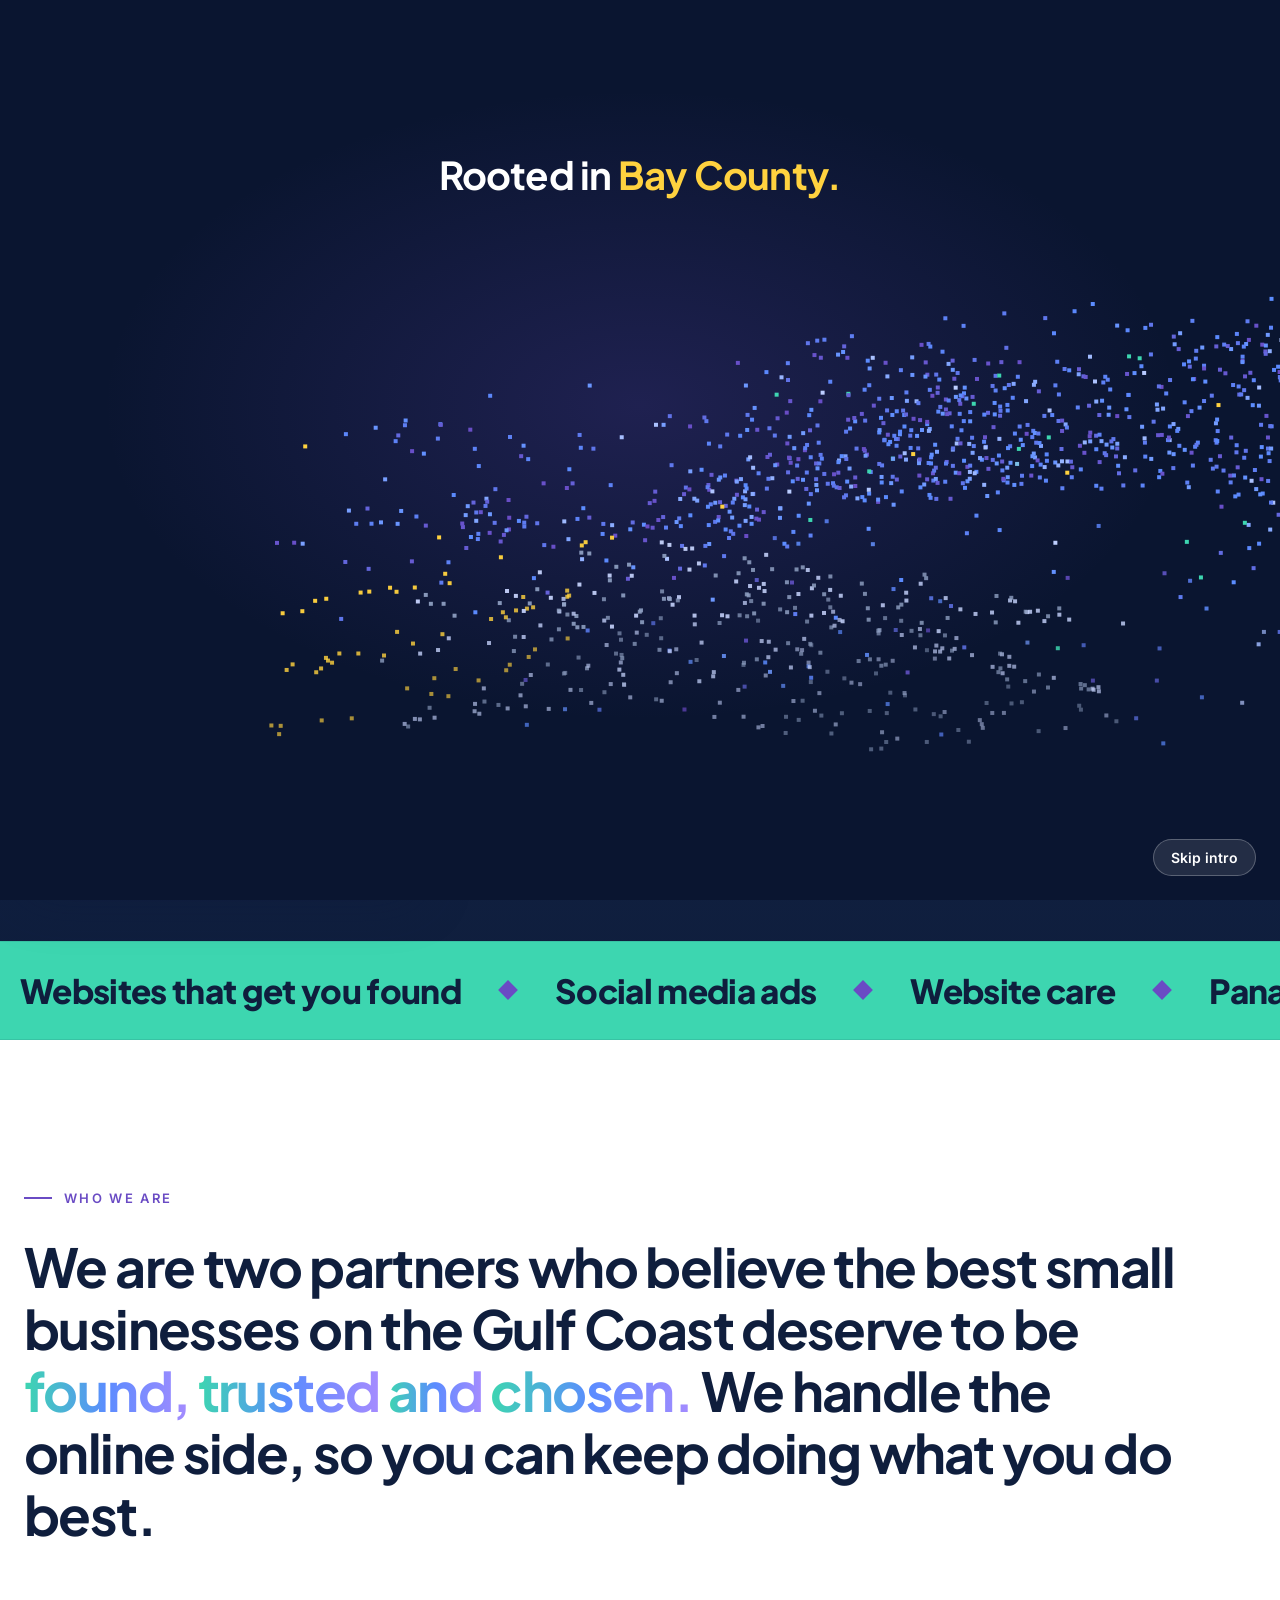
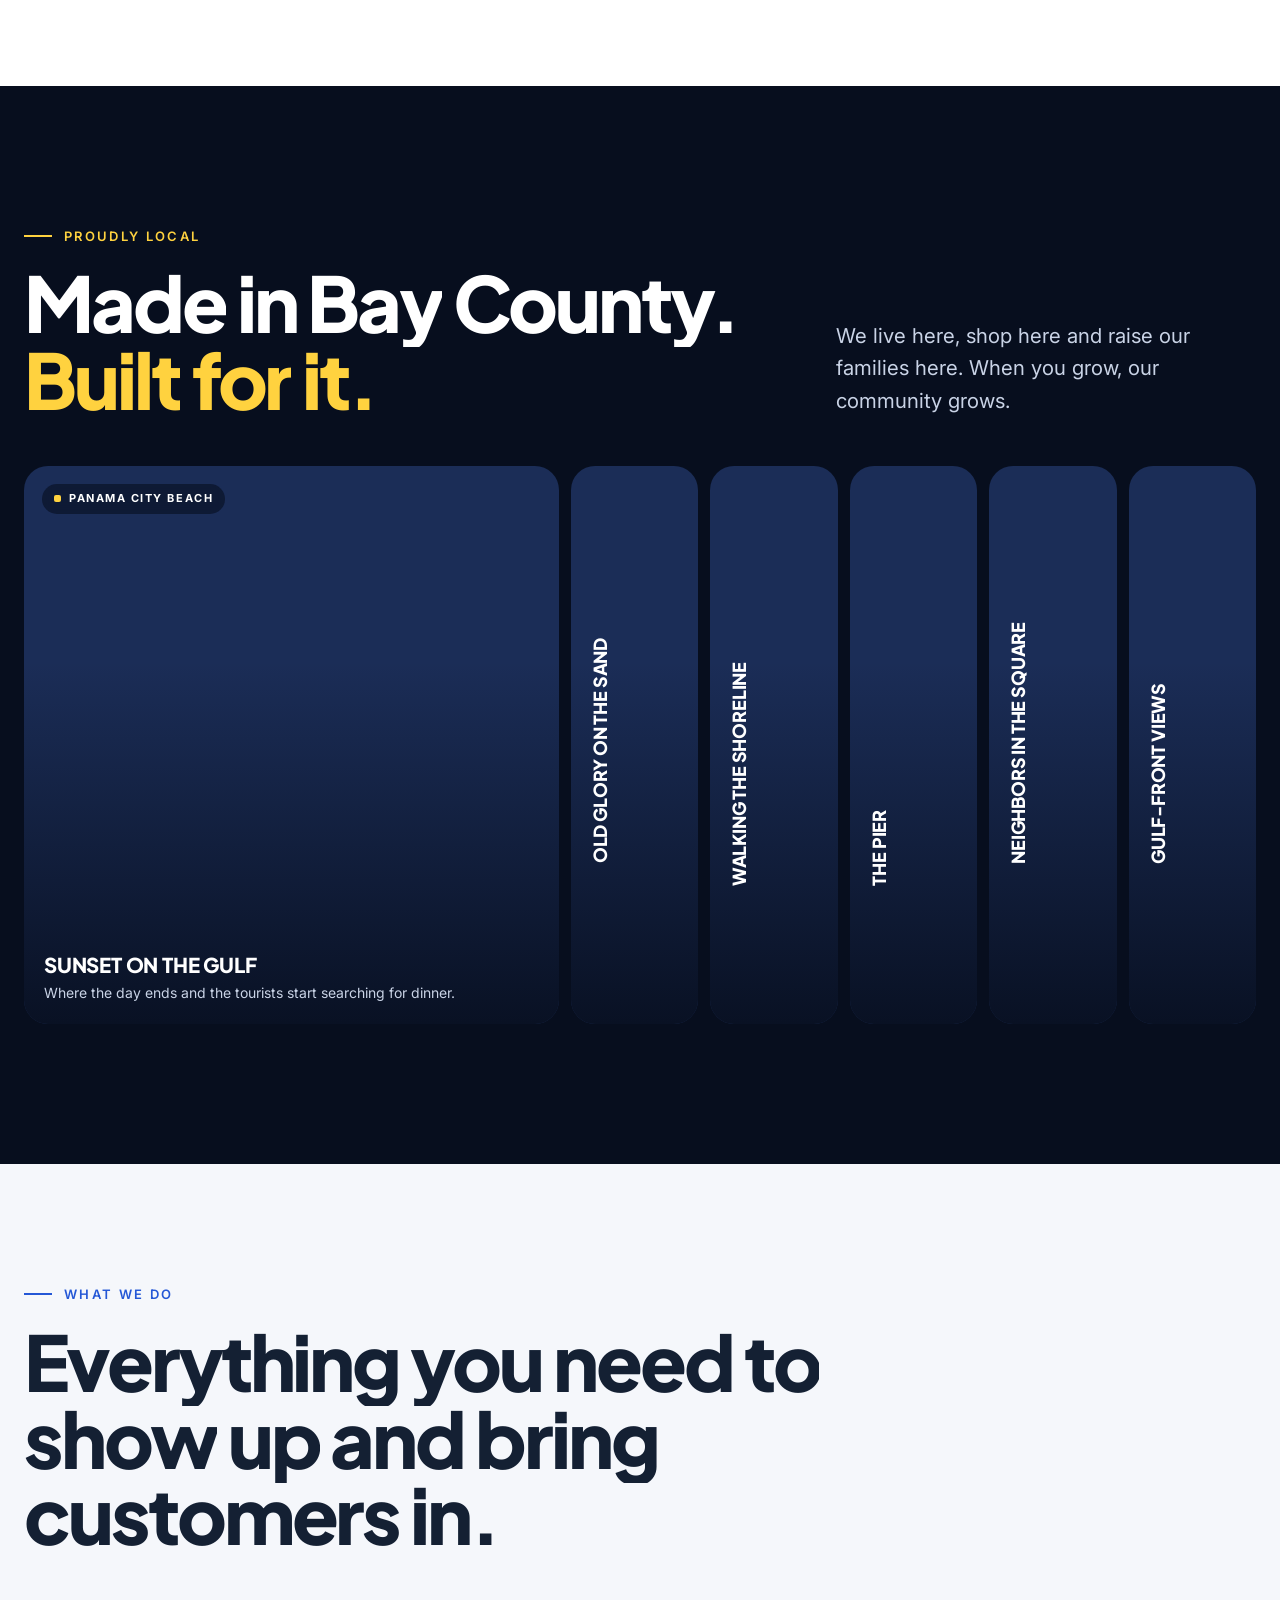
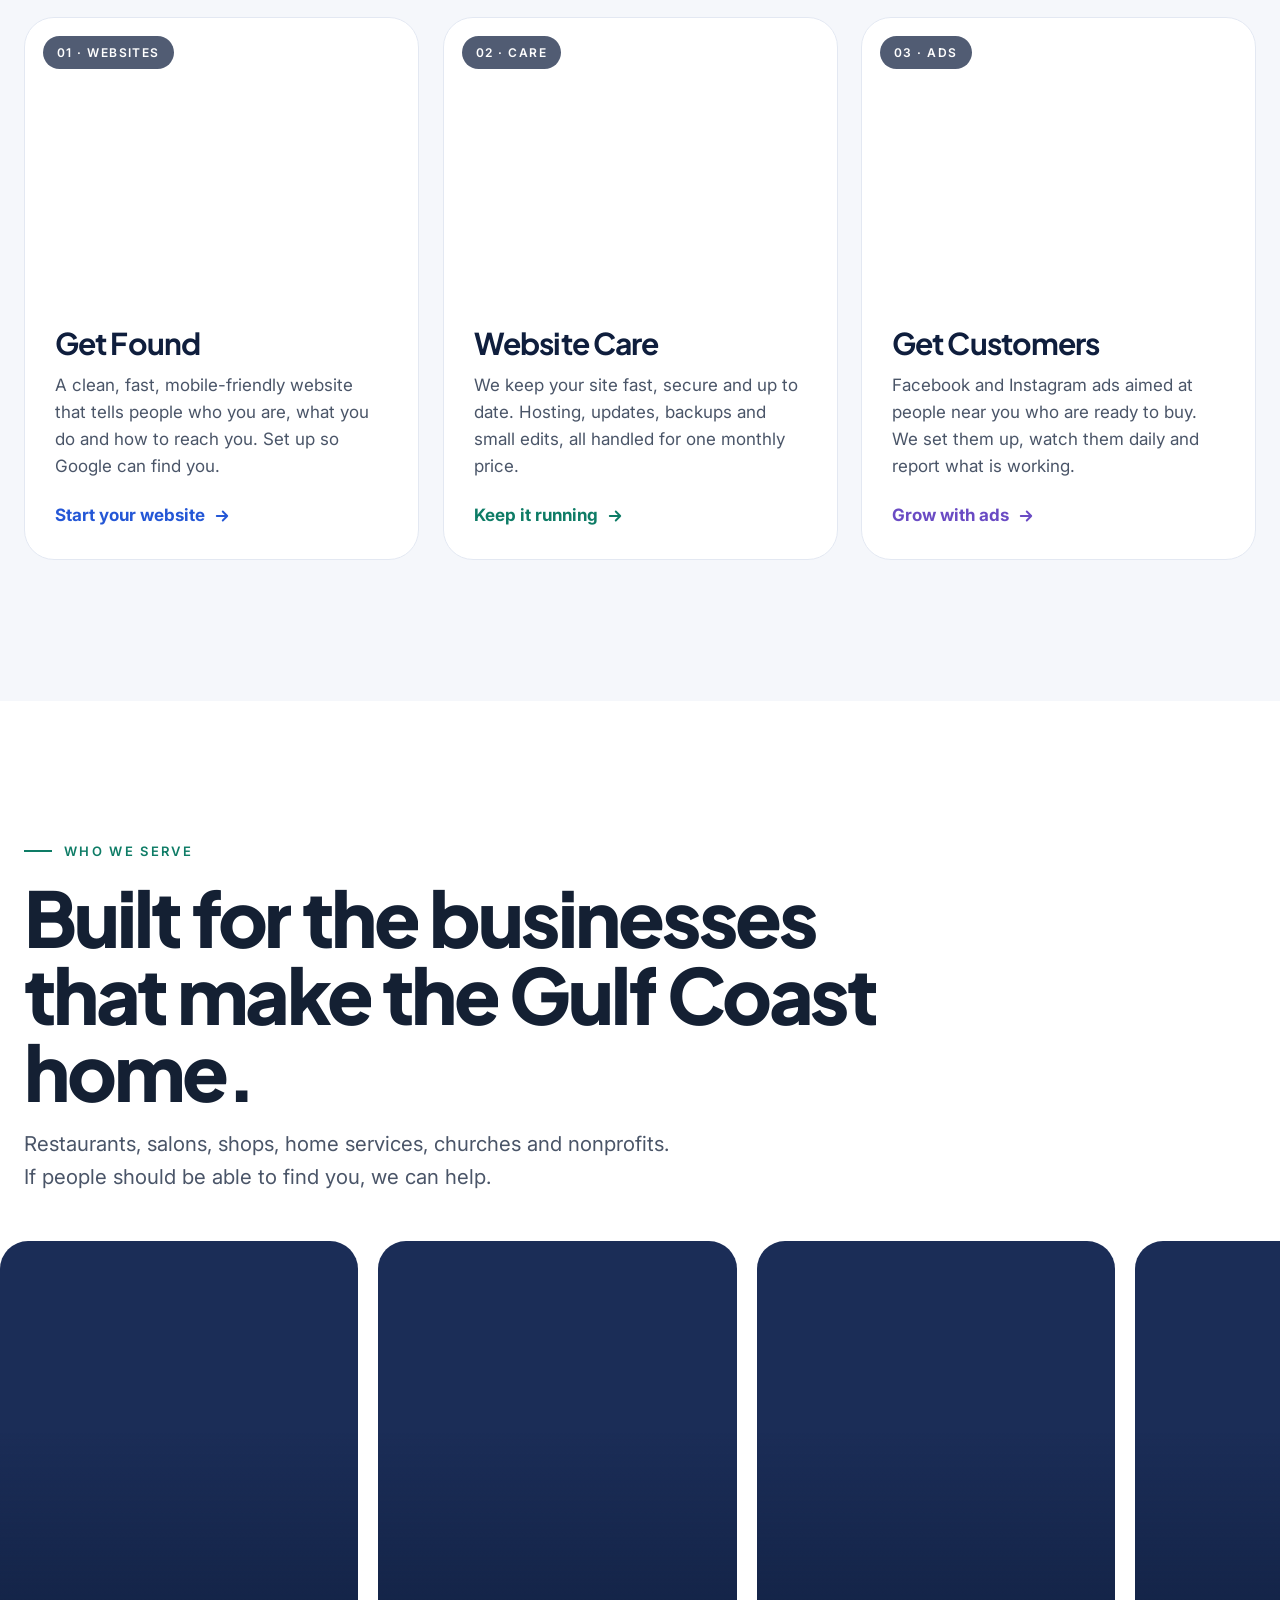
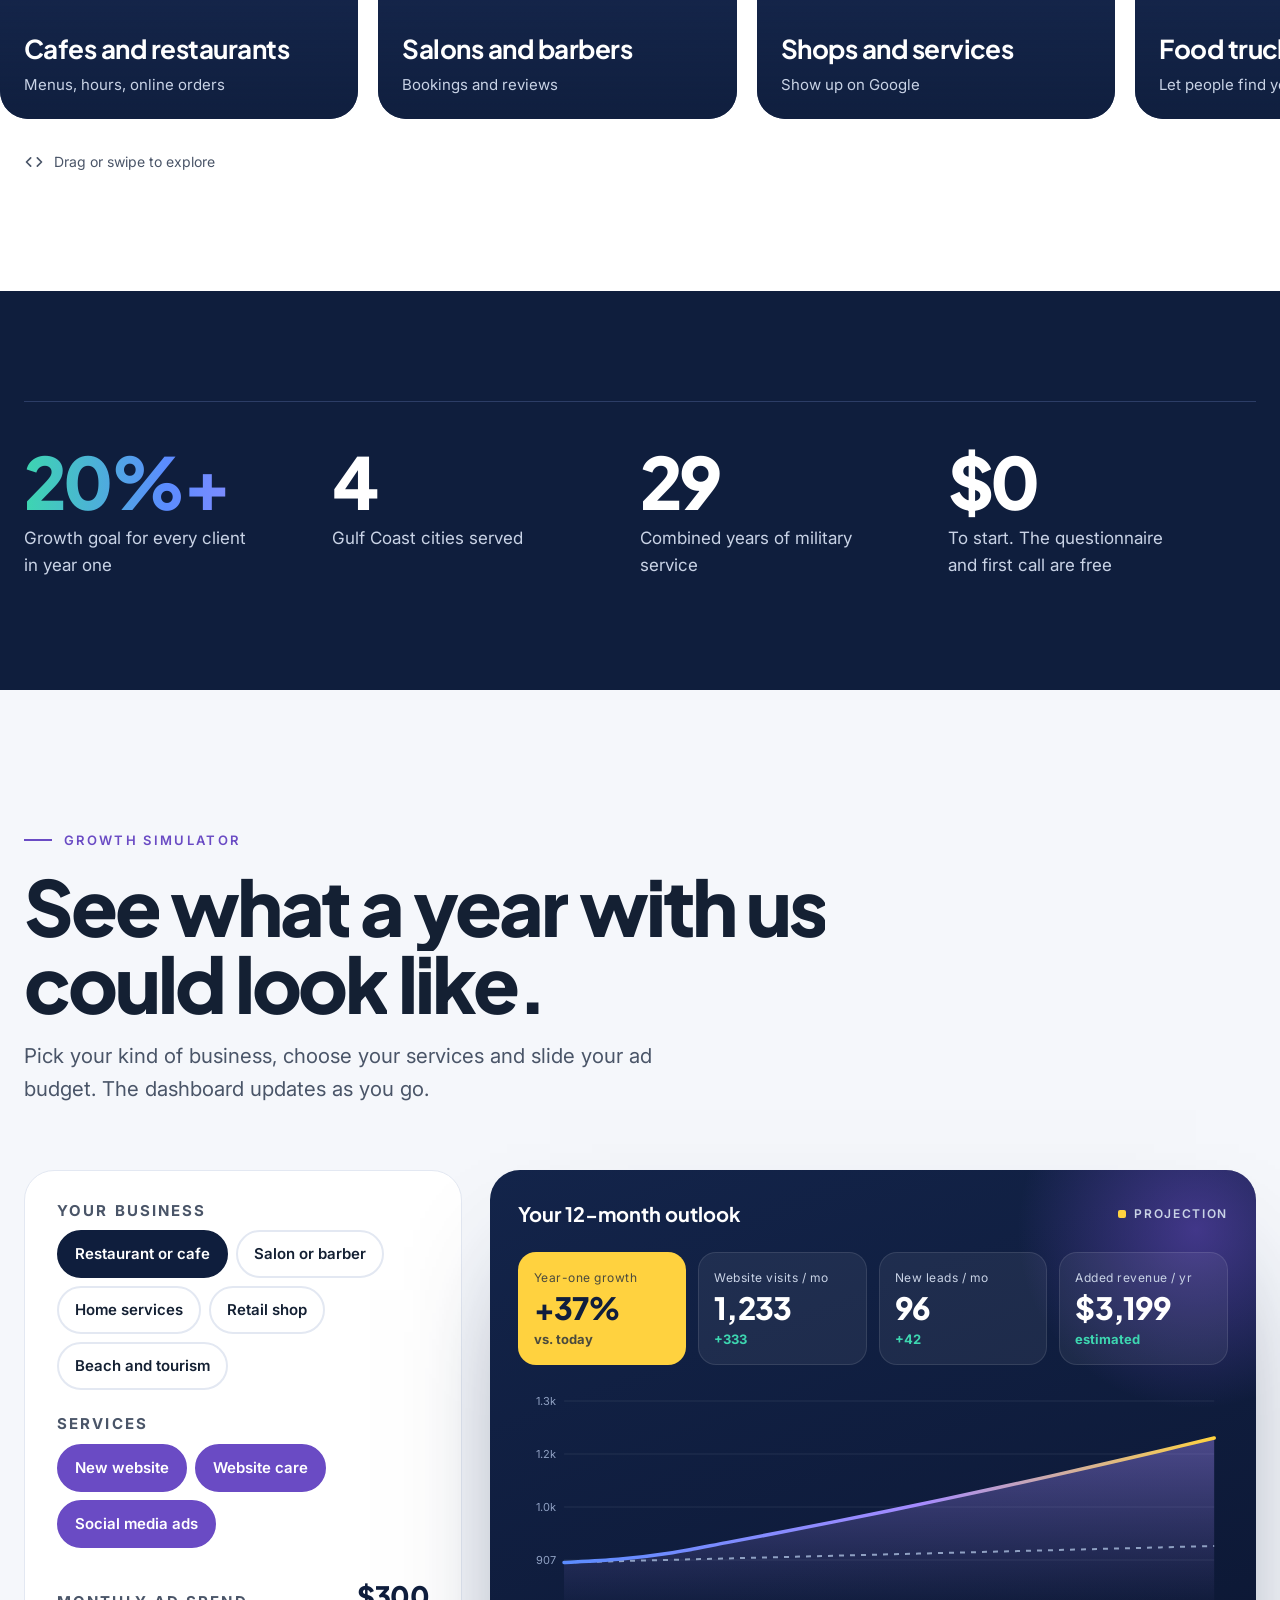
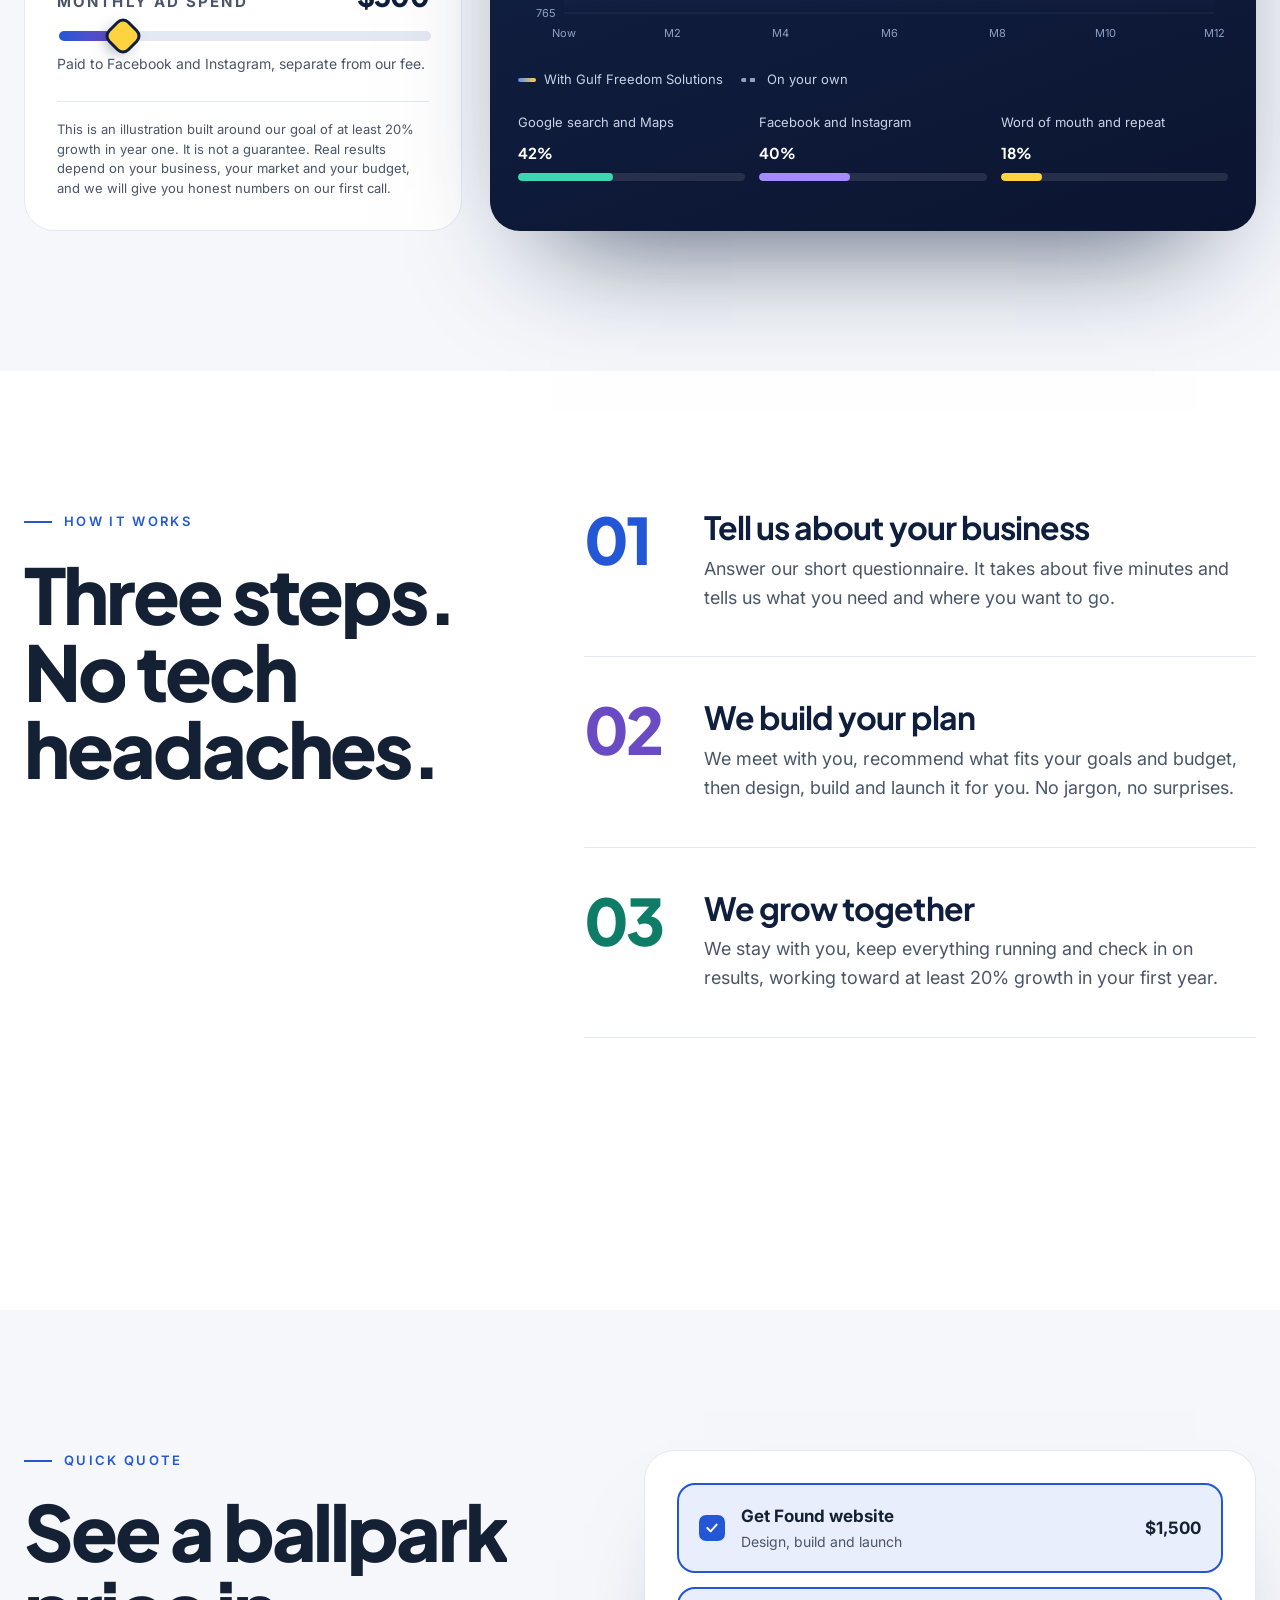
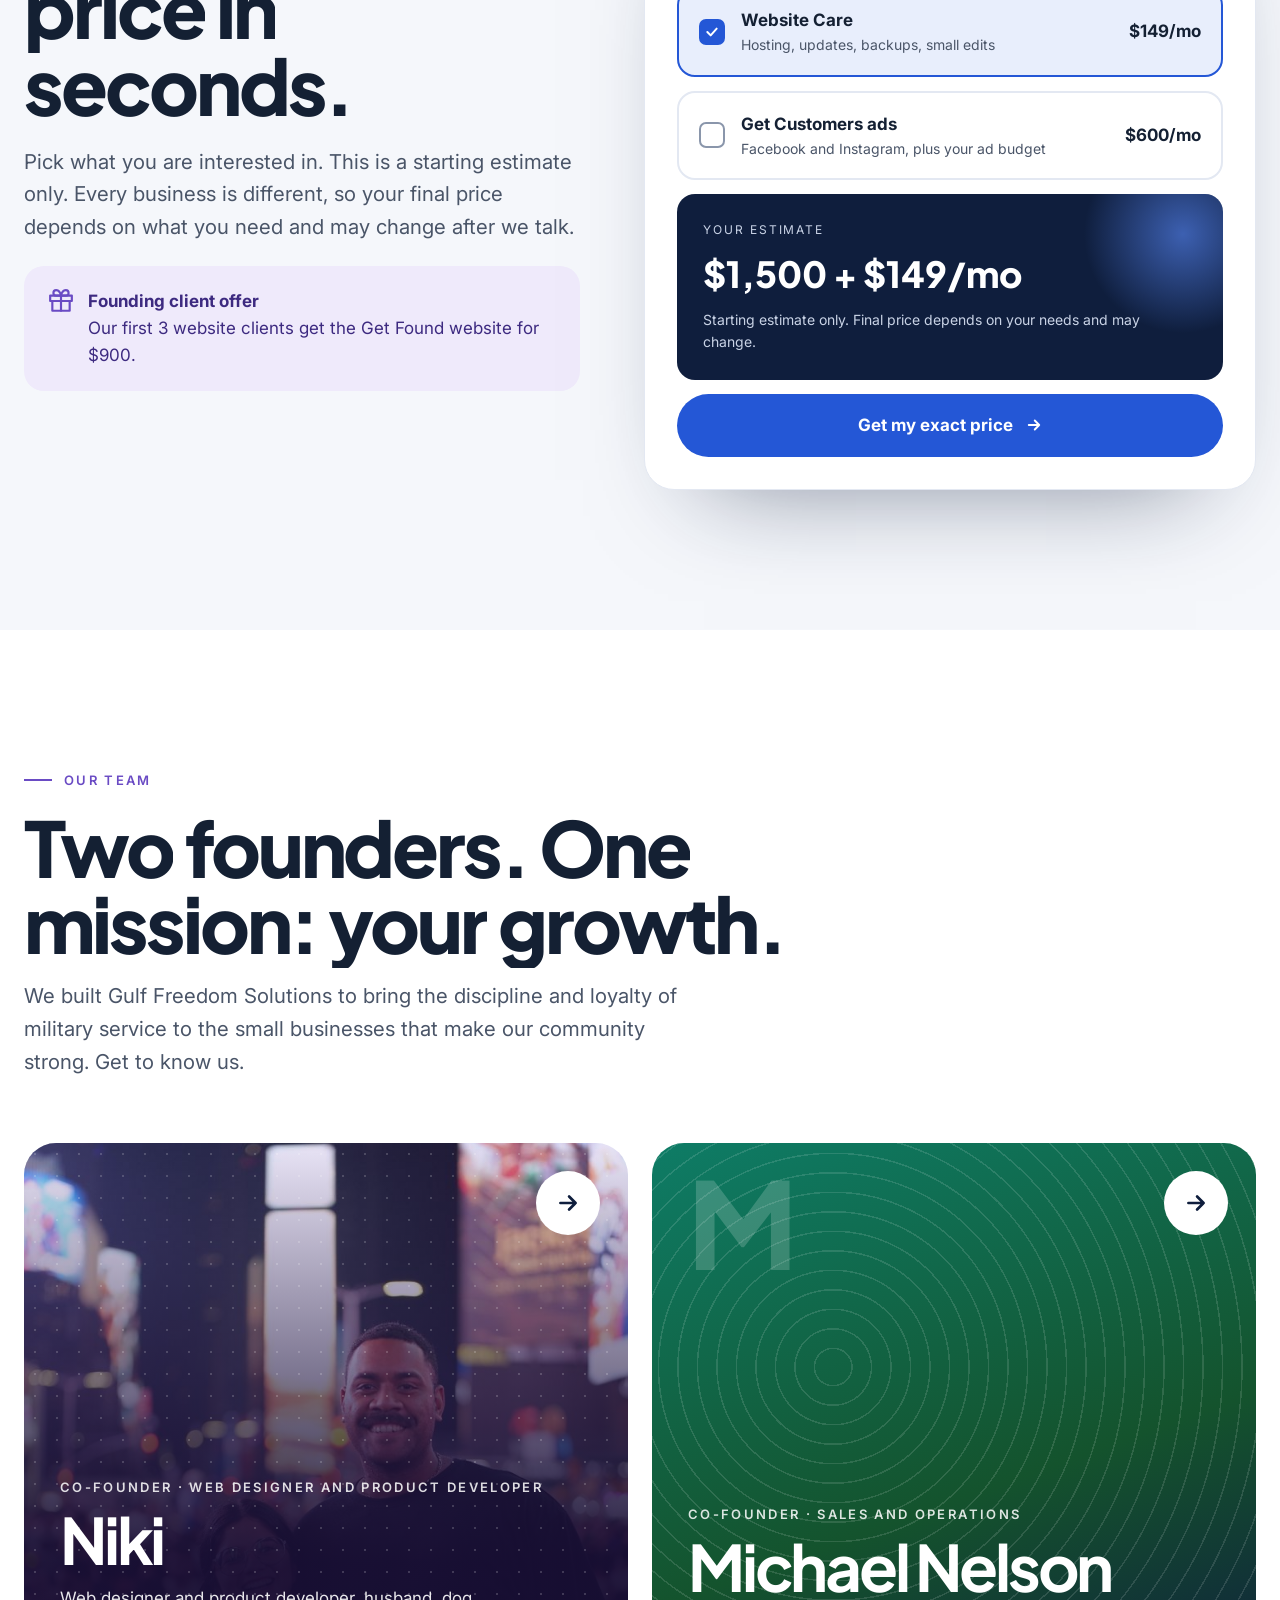
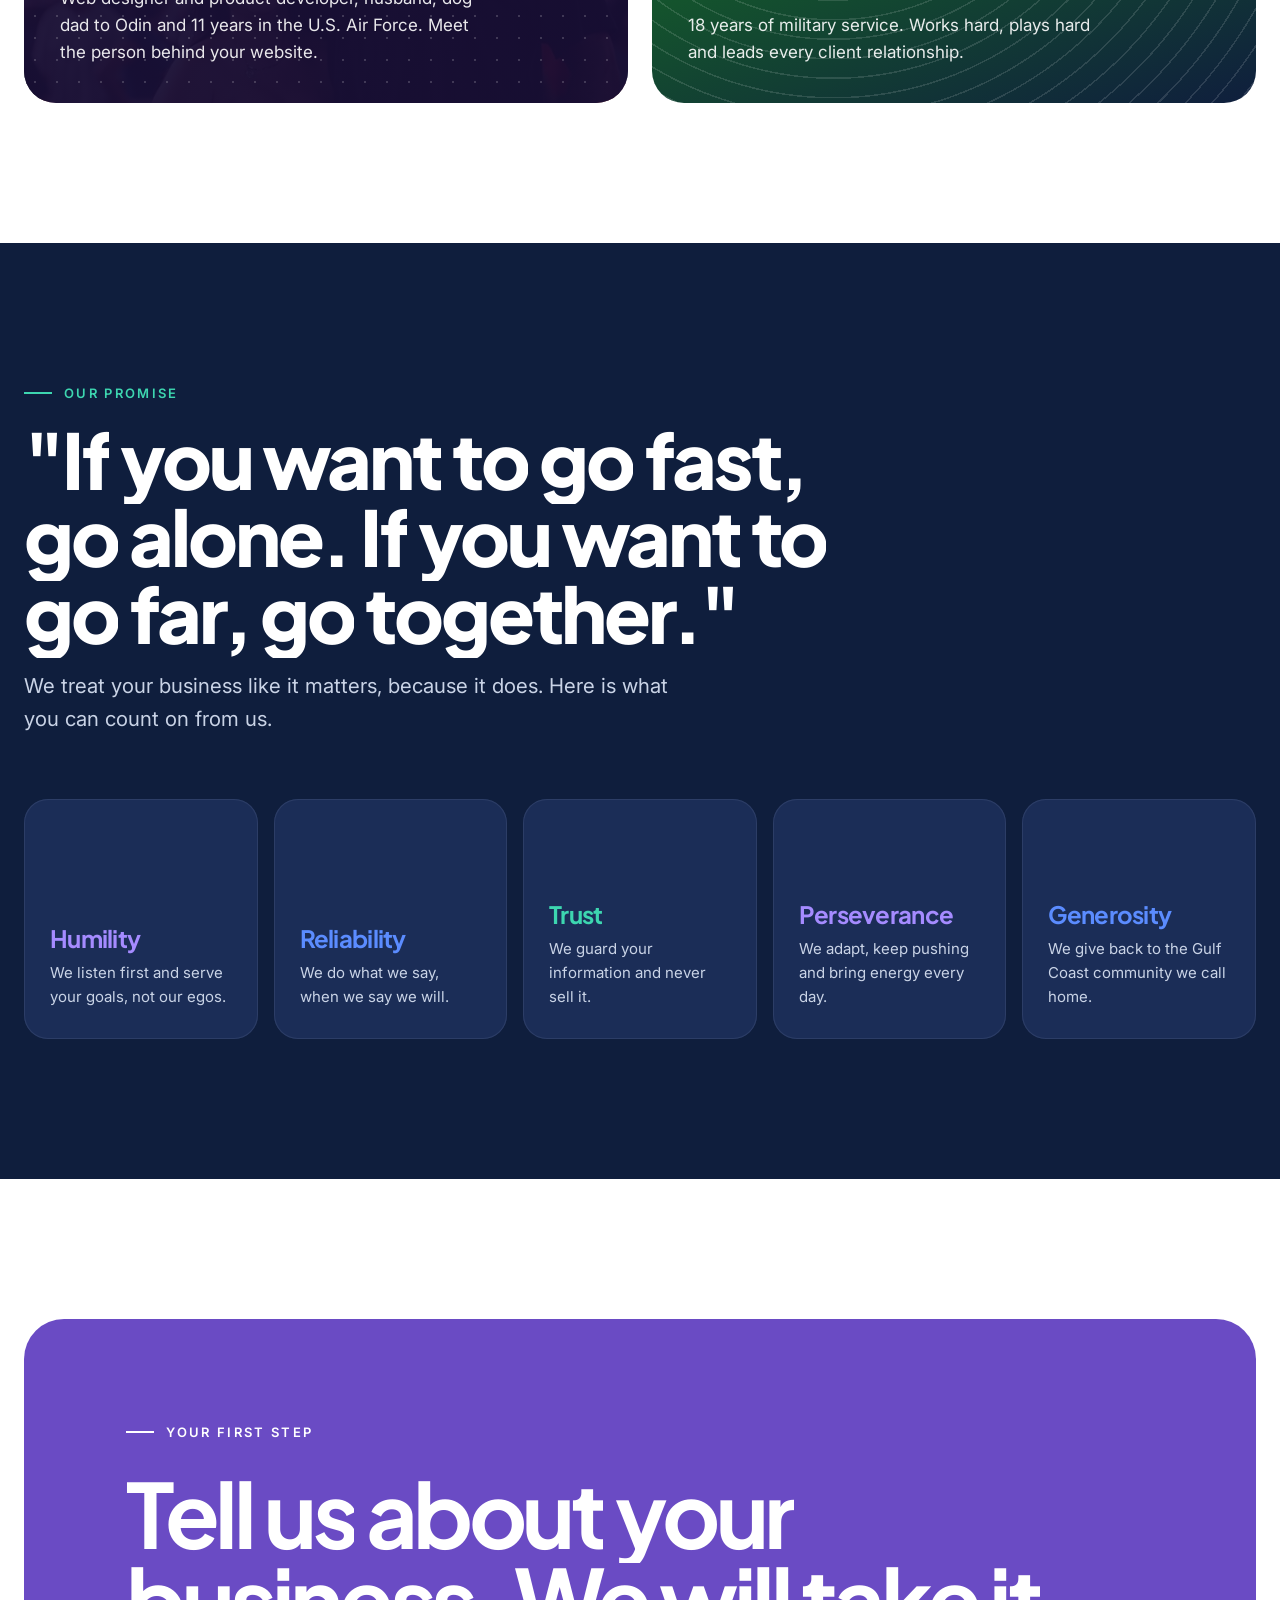
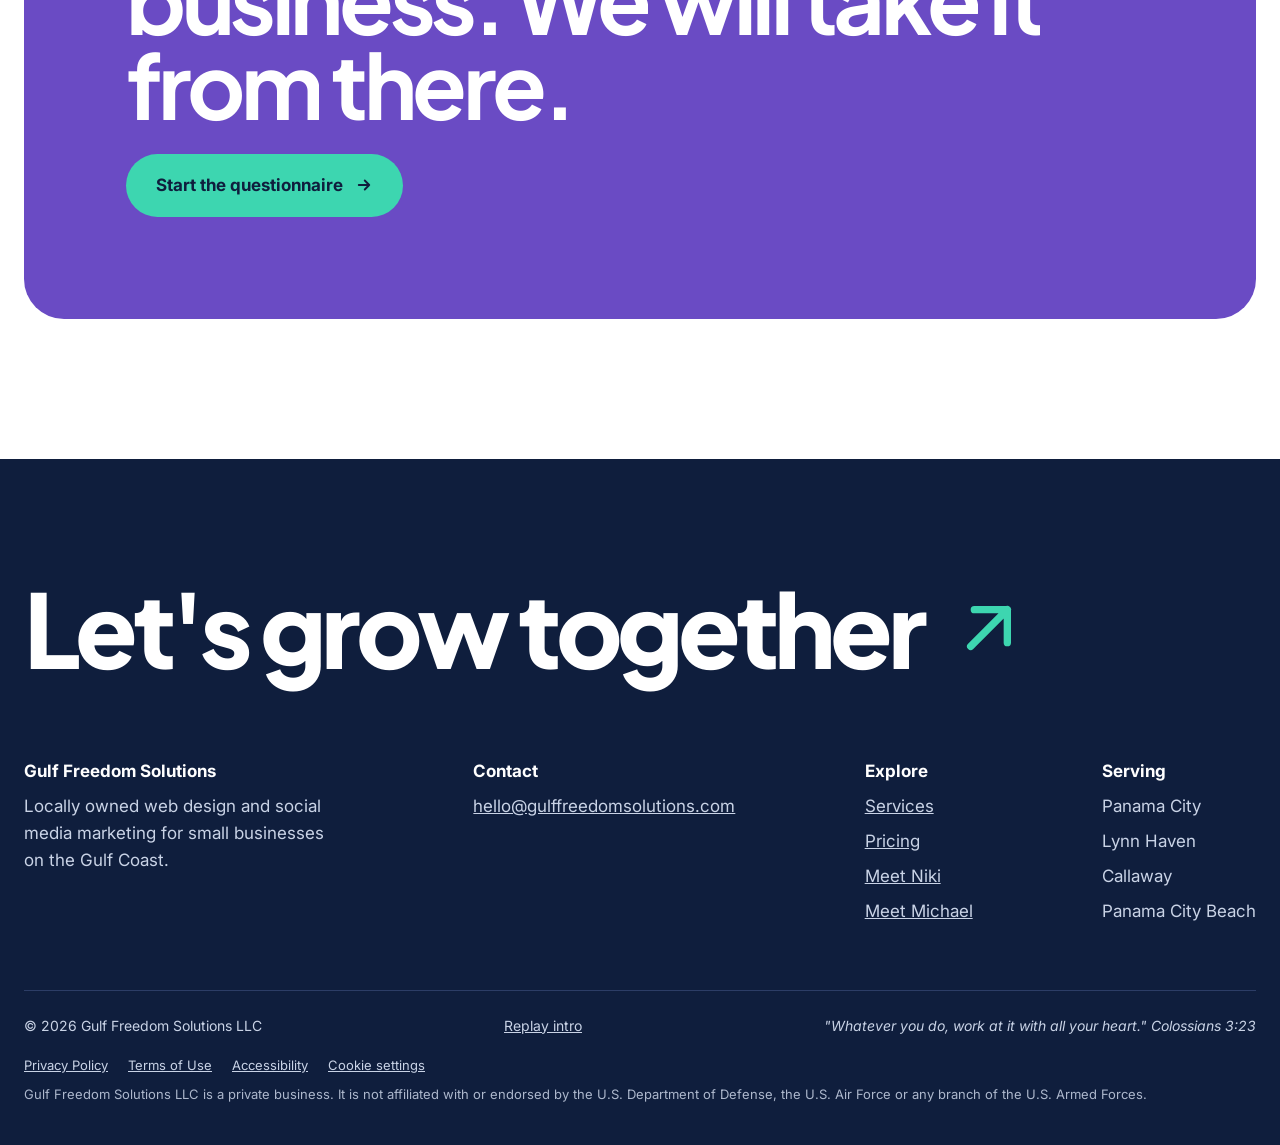
<file: index.html>
<!doctype html>
<html lang="en" class="no-js">
<head>
<meta charset="utf-8">
<meta name="viewport" content="width=device-width, initial-scale=1">
<meta http-equiv="Content-Security-Policy" content="object-src 'none'; base-uri 'self'; form-action 'self' https://formspree.io; upgrade-insecure-requests">
<meta name="referrer" content="strict-origin-when-cross-origin">
<title>Panama City Web Design &amp; Social Media Ads | Gulf Freedom Solutions</title>
<meta name="description" content="Locally owned web design, website care and Facebook &amp; Instagram ads for small businesses in Panama City, Lynn Haven, Callaway and Panama City Beach, FL.">
<link rel="canonical" href="https://gulffreedomsolutions.com/">
<meta name="robots" content="index, follow, max-image-preview:large, max-snippet:-1">
<meta name="theme-color" content="#0F1E3D">
<meta name="geo.region" content="US-FL">
<meta name="geo.placename" content="Panama City">
<meta property="og:type" content="website">
<meta property="og:site_name" content="Gulf Freedom Solutions">
<meta property="og:locale" content="en_US">
<meta property="og:url" content="https://gulffreedomsolutions.com/">
<meta property="og:title" content="Panama City Web Design &amp; Social Media Ads | Gulf Freedom Solutions">
<meta property="og:description" content="Locally owned web design, website care and Facebook &amp; Instagram ads for small businesses in Panama City, Lynn Haven, Callaway and Panama City Beach, FL.">
<meta property="og:image" content="https://gulffreedomsolutions.com/assets/og-image.jpg">
<meta property="og:image:width" content="1200">
<meta property="og:image:height" content="630">
<meta property="og:image:alt" content="Gulf Freedom Solutions: websites and social media ads that get you found. Locally owned in Panama City, Florida.">
<meta name="twitter:card" content="summary_large_image">
<meta name="twitter:title" content="Panama City Web Design &amp; Social Media Ads | Gulf Freedom Solutions">
<meta name="twitter:description" content="Locally owned web design, website care and Facebook &amp; Instagram ads for small businesses in Panama City, Lynn Haven, Callaway and Panama City Beach, FL.">
<meta name="twitter:image" content="https://gulffreedomsolutions.com/assets/og-image.jpg">
<link rel="apple-touch-icon" href="assets/brand/gfs-mark.png">
<link rel="sitemap" type="application/xml" href="/sitemap.xml">
<script type="application/ld+json">
{
 "@context": "https://schema.org",
 "@graph": [
  {
   "@type": [
    "ProfessionalService",
    "Organization"
   ],
   "@id": "https://gulffreedomsolutions.com/#organization",
   "name": "Gulf Freedom Solutions",
   "legalName": "Gulf Freedom Solutions LLC",
   "url": "https://gulffreedomsolutions.com/",
   "logo": {
    "@type": "ImageObject",
    "url": "https://gulffreedomsolutions.com/assets/brand/gfs-logo.png",
    "width": 784,
    "height": 224
   },
   "image": "https://gulffreedomsolutions.com/assets/og-image.jpg",
   "email": "hello@gulffreedomsolutions.com",
   "description": "Locally owned web design, website care and social media ad management for small businesses in Panama City, Lynn Haven, Callaway and Panama City Beach, Florida.",
   "address": {
    "@type": "PostalAddress",
    "addressLocality": "Panama City",
    "addressRegion": "FL",
    "addressCountry": "US"
   },
   "areaServed": [
    {
     "@type": "City",
     "name": "Panama City, FL"
    },
    {
     "@type": "City",
     "name": "Lynn Haven, FL"
    },
    {
     "@type": "City",
     "name": "Callaway, FL"
    },
    {
     "@type": "City",
     "name": "Panama City Beach, FL"
    },
    {
     "@type": "AdministrativeArea",
     "name": "Bay County, Florida"
    }
   ],
   "founder": [
    {
     "@id": "https://gulffreedomsolutions.com/team/niki.html#person"
    },
    {
     "@id": "https://gulffreedomsolutions.com/team/partner.html#person"
    }
   ],
   "knowsAbout": [
    "Small business website design",
    "Website maintenance",
    "Local SEO",
    "Facebook advertising",
    "Instagram advertising",
    "Social media marketing"
   ],
   "hasOfferCatalog": {
    "@type": "OfferCatalog",
    "name": "Services",
    "itemListElement": [
     {
      "@type": "Offer",
      "itemOffered": {
       "@type": "Service",
       "name": "Small business website design",
       "description": "A clean, fast, mobile-friendly website that tells people who you are, what you do and how to reach you, set up so Google can find you.",
       "areaServed": "Bay County, Florida"
      }
     },
     {
      "@type": "Offer",
      "itemOffered": {
       "@type": "Service",
       "name": "Website care and hosting",
       "description": "Hosting, updates, backups and small edits for one monthly price.",
       "areaServed": "Bay County, Florida"
      }
     },
     {
      "@type": "Offer",
      "itemOffered": {
       "@type": "Service",
       "name": "Facebook and Instagram ads",
       "description": "Social media ads aimed at nearby customers who are ready to buy, set up, watched daily and reported on.",
       "areaServed": "Bay County, Florida"
      }
     }
    ]
   }
  },
  {
   "@type": "WebSite",
   "@id": "https://gulffreedomsolutions.com/#website",
   "url": "https://gulffreedomsolutions.com/",
   "name": "Gulf Freedom Solutions",
   "publisher": {
    "@id": "https://gulffreedomsolutions.com/#organization"
   },
   "inLanguage": "en-US"
  },
  {
   "@type": "WebPage",
   "@id": "https://gulffreedomsolutions.com/#webpage",
   "url": "https://gulffreedomsolutions.com/",
   "name": "Gulf Freedom Solutions",
   "isPartOf": {
    "@id": "https://gulffreedomsolutions.com/#website"
   },
   "inLanguage": "en-US",
   "about": {
    "@id": "https://gulffreedomsolutions.com/#organization"
   },
   "primaryImageOfPage": "https://gulffreedomsolutions.com/assets/og-image.jpg"
  }
 ]
}
</script>
<script>document.documentElement.className='js';try{if(/[?&]intro\b/.test(location.search)||(sessionStorage.getItem('gfs-intro')!=='1'&&!matchMedia('(prefers-reduced-motion: reduce)').matches))document.documentElement.classList.add('intro-on')}catch(e){}</script>
<link rel="preconnect" href="https://fonts.googleapis.com">
<link rel="preconnect" href="https://fonts.gstatic.com" crossorigin>
<link href="https://fonts.googleapis.com/css2?family=Plus+Jakarta+Sans:wght@500;700;800&family=Inter:wght@400;500;600&display=swap" rel="stylesheet">
<link rel="icon" href="assets/favicon.svg">
<link rel="stylesheet" href="assets/site.css">
<link rel="stylesheet" href="assets/home.css">
</head>
<body>
<!-- ============ LAUNCH INTRO (10 seconds, plays once per visit) ============ -->
<div class="intro" id="intro" role="img" aria-label="Intro animation: scattered pixels form an F-35 that streaks across the sky, then a Bay County beach skyline with the pier, bridge, palms and sunset, then spell our values of humility, reliability, trust, perseverance and generosity, then form the Gulf Freedom Solutions sun over the waves.">
  <canvas aria-hidden="true"></canvas>
  <p class="ic ic-1" aria-hidden="true">If you want to go fast, <span>go alone.</span></p>
  <p class="ic ic-jet" aria-hidden="true">Built by two service members.</p>
  <p class="ic ic-bay" aria-hidden="true">Rooted in <span>Bay County.</span></p>
  <p class="ic ic-eyebrow" aria-hidden="true">What we stand for</p>
  <p class="ic ic-2" aria-hidden="true">If you want to go far, <span>go together.</span><small>Gulf Freedom Solutions</small></p>
  <span class="ic-word sr" aria-live="polite"></span>
  <button class="intro-skip" type="button">Skip intro</button>
  <div class="intro-grid" aria-hidden="true"></div>
</div>
<div class="px" id="px" aria-hidden="true" style="background:#0F1E3D"></div>
<a class="sr" href="#main">Skip to content</a>

<!-- ============ TOP BAR ============ -->
<header class="bar">
  <a class="logo" href="index.html" aria-label="Gulf Freedom Solutions home">
    <svg width="40" height="40" viewBox="0 0 40 40" aria-hidden="true"><circle cx="20" cy="20" r="19" fill="#0F1E3D"/><circle class="sun" cx="20" cy="14" r="5" fill="#3DD6B0"/><path d="M8 23 q6 -5 12 0 t12 0" stroke="#5B8CFF" stroke-width="3" fill="none" stroke-linecap="round"/><path d="M8 29 q6 -5 12 0 t12 0" stroke="#A58BFF" stroke-width="3" fill="none" stroke-linecap="round"/></svg>
    <span><b>Gulf Freedom</b><small>SOLUTIONS</small></span>
  </a>
  <nav class="bar-links" aria-label="Main">
    <a href="#services">Services</a>
    <a href="#growth">Growth</a>
    <a href="#quote">Pricing</a>
    <a href="#team">Our team</a>
  </nav>
  <div class="bar-right">
    <a class="btn btn-blue bar-cta" href="start.html" data-magnet>Start a project</a>
    <button class="burger" type="button" aria-expanded="false" aria-controls="menu" aria-label="Open menu"><span></span><span></span><span></span></button>
  </div>
  <div class="bar-prog" aria-hidden="true"><span></span></div>
</header>

<!-- ============ FULL-SCREEN MENU ============ -->
<div class="menu" id="menu" aria-hidden="true">
  <nav aria-label="Site">
    <a href="index.html" data-img="https://images.unsplash.com/photo-1703556891303-99ed089279e6?auto=format&fit=crop&w=900&q=70"><span>Home</span></a>
    <a href="index.html#services" data-img="https://images.unsplash.com/photo-1727099375394-dc6ebeb52794?auto=format&fit=crop&w=900&q=70"><span style="--d:.05s">Services</span></a>
    <a href="index.html#quote" data-img="https://images.unsplash.com/photo-1651458198368-77036875857e?auto=format&fit=crop&w=900&q=70"><span style="--d:.1s">Pricing</span></a>
    <a href="team/niki.html" data-img="assets/img/niki-life-2.jpg"><span style="--d:.15s">Meet Niki</span></a>
    <a href="team/partner.html" data-img="https://images.unsplash.com/photo-1651024954897-c4007704ae73?auto=format&fit=crop&w=900&q=70"><span style="--d:.2s">Meet Michael</span></a>
    <a href="start.html" data-img="https://images.unsplash.com/photo-1701664708493-e7a4012bf525?auto=format&fit=crop&w=900&q=70"><span style="--d:.25s" class="grad">Start a project</span></a>
  </nav>
  <aside>
    <div class="menu-peek" aria-hidden="true"></div>
    <div><b>Say hello</b><a href="mailto:hello@gulffreedomsolutions.com">hello@gulffreedomsolutions.com</a></div>
    <div><b>Serving</b>Panama City · Lynn Haven · Callaway · Panama City Beach</div>
    <div><b>Locally owned</b>Built on discipline, loyalty and service.</div>
    <div class="menu-legal"><a href="privacy.html">Privacy</a><a href="terms.html">Terms</a><a href="accessibility.html">Accessibility</a><button type="button" data-cookie-settings>Cookie settings</button></div>
  </aside>
</div>

<main id="main">

<!-- ============ HERO ============ -->
<section class="hero" data-dark>
  <div class="hero-media pximg" data-cols="16" data-rows="10"><div class="bg" role="img" aria-label="Panama City Beach pier at sunset"></div></div>
  <div class="wrap hero-in">
    <span class="tag rv"><i></i>Web design &amp; social ads · Panama City, FL</span>
    <div class="hero-top">
    <h1 class="split">Gulf Coast businesses, get <span class="scr" data-words="found.|booked.|noticed.|chosen.">found.</span></h1>
    <div class="hero-dash" aria-hidden="true">
      <div class="hd-top"><span>Client dashboard</span><span class="hd-live"><i></i>Sample demo</span></div>
      <div><small>Website visits this month</small><div class="hd-big"><b id="hd-n">1,240</b><span>▲ 24%</span></div></div>
      <svg class="hd-spark" viewBox="0 0 300 84" preserveAspectRatio="none">
        <defs><linearGradient id="hdg" x1="0" x2="1"><stop offset="0" stop-color="#5B8CFF"/><stop offset=".6" stop-color="#A58BFF"/><stop offset="1" stop-color="#FFD23F"/></linearGradient>
        <linearGradient id="hdf" x1="0" x2="0" y1="0" y2="1"><stop offset="0" stop-color="#A58BFF" stop-opacity=".45"/><stop offset="1" stop-color="#A58BFF" stop-opacity="0"/></linearGradient></defs>
        <path class="a" d="M0 70 C30 66 45 72 70 60 S110 58 130 50 S170 44 190 36 S230 30 250 20 S285 12 300 6 L300 84 L0 84Z"/>
        <path class="l" d="M0 70 C30 66 45 72 70 60 S110 58 130 50 S170 44 190 36 S230 30 250 20 S285 12 300 6"/>
        <circle cx="300" cy="6" r="5"/>
      </svg>
      <div class="hd-bars">
        <div>Calls<b>+38</b><i style="--w:72%;--c:#3DD6B0"></i></div>
        <div>Directions<b>+61</b><i style="--w:88%;--c:#A58BFF"></i></div>
        <div>Bookings<b>+22</b><i style="--w:54%;--c:#FFD23F"></i></div>
      </div>
      <div class="hd-toast" id="hd-toast"><em>☎</em><div><span id="hd-msg">New call from Google</span><small id="hd-sub">Lynn Haven · just now</small></div></div>
    </div>
    </div>
    <div class="hero-row">
      <p class="rv d2">We build websites and run social media ads for local small businesses that are ready to grow. Our goal for every client: at least 20% growth in a year, without the stress.</p>
      <div class="hero-ctas rv d3">
        <a class="btn btn-green" href="start.html" data-magnet>Tell us about your business <svg width="18" height="18" viewBox="0 0 24 24" fill="none" stroke="currentColor" stroke-width="2.5" stroke-linecap="round" stroke-linejoin="round" aria-hidden="true"><path d="M5 12h14M13 6l6 6-6 6"/></svg></a>
        <a class="btn btn-ghost" href="#quote">See pricing</a>
      </div>
    </div>
    <div class="hero-foot rv d4">
      <span><b>20%+</b>growth goal</span>
      <span><b>4</b>cities served</span>
      <span><b>2</b>local founders</span>
      <span><b>$0</b>to get started</span>
    </div>
  </div>
</section>

<div class="marquee" aria-hidden="true"><div>
  <span>Websites that get you found</span><span>Social media ads</span><span>Website care</span><span>Panama City</span><span>Lynn Haven</span><span>Callaway</span><span>Panama City Beach</span>
  <span>Websites that get you found</span><span>Social media ads</span><span>Website care</span><span>Panama City</span><span>Lynn Haven</span><span>Callaway</span><span>Panama City Beach</span>
</div></div>

<!-- ============ STATEMENT ============ -->
<section class="sec">
  <div class="wrap">
    <p class="eyebrow rv" style="color:var(--violet);margin-bottom:28px">Who we are</p>
    <p class="statement split">We are two partners who believe the best small businesses on the Gulf Coast deserve to be <em class="grad">found, trusted and chosen.</em> We handle the online side, so you can keep doing what you do best.</p>
  </div>
</section>

<!-- ============ BAY COUNTY ============ -->
<section class="sec bay" data-dark>
  <div class="wrap">
    <div class="bay-head">
      <div class="head" style="margin:0">
        <p class="eyebrow rv" style="color:#FFD23F">Proudly local</p>
        <h2 class="h2 split">Made in Bay County. <span class="y">Built for it.</span></h2>
      </div>
      <p class="lead rv d2" style="max-width:420px">We live here, shop here and raise our families here. When you grow, our community grows.</p>
    </div>
    <div class="panels rv" id="panels">
      <div class="panel on" tabindex="0" data-cursor="Look"><div class="ph" style="background-image:url('https://images.unsplash.com/photo-1703556891303-99ed089279e6?auto=format&fit=crop&w=1400&q=75')" role="img" aria-label="Sunset on the Gulf, Panama City Beach"></div><span class="pin">Panama City Beach</span><div class="lab"><b>Sunset on the Gulf</b><span>Where the day ends and the tourists start searching for dinner.</span></div></div>
      <div class="panel" tabindex="0" data-cursor="Look"><div class="ph" style="background-image:url('https://images.unsplash.com/photo-1651024954897-c4007704ae73?auto=format&fit=crop&w=1400&q=75')" role="img" aria-label="Old Glory on the sand, Panama City Beach"></div><span class="pin">Panama City Beach</span><div class="lab"><b>Old Glory on the sand</b><span>Locally owned and proud to serve the county we call home.</span></div></div>
      <div class="panel" tabindex="0" data-cursor="Look"><div class="ph" style="background-image:url('https://images.unsplash.com/photo-1674865903654-1161fbe4cc67?auto=format&fit=crop&w=1400&q=75')" role="img" aria-label="Walking the shoreline, Panama City"></div><span class="pin">Panama City</span><div class="lab"><b>Walking the shoreline</b><span>Locals and visitors are searching for you on their phones.</span></div></div>
      <div class="panel" tabindex="0" data-cursor="Look"><div class="ph" style="background-image:url('https://images.unsplash.com/photo-1727099375394-dc6ebeb52794?auto=format&fit=crop&w=1400&q=75')" role="img" aria-label="The pier, Panama City Beach"></div><span class="pin">Panama City Beach</span><div class="lab"><b>The pier</b><span>Busy season comes fast. Your website should be ready first.</span></div></div>
      <div class="panel" tabindex="0" data-cursor="Look"><div class="ph" style="background-image:url('https://images.unsplash.com/photo-1774976358635-5011d6f79e09?auto=format&fit=crop&w=1400&q=75')" role="img" aria-label="Neighbors in the square, Bay County"></div><span class="pin">Bay County</span><div class="lab"><b>Neighbors in the square</b><span>Small businesses make this community feel like home.</span></div></div>
      <div class="panel" tabindex="0" data-cursor="Look"><div class="ph" style="background-image:url('https://images.unsplash.com/photo-1697841284876-5d2fddd95fb2?auto=format&fit=crop&w=1400&q=75')" role="img" aria-label="Gulf-front views, Panama City Beach"></div><span class="pin">Panama City Beach</span><div class="lab"><b>Gulf-front views</b><span>Thousands of visitors a week, all looking for somewhere to go.</span></div></div>
    </div>
  </div>
</section>

<!-- ============ SERVICES ============ -->
<section class="sec mist" id="services" style="padding-top:120px">
  <div class="wrap">
    <div class="head">
      <p class="eyebrow rv" style="color:var(--blue)">What we do</p>
      <h2 class="h2 split">Everything you need to show up and bring customers in.</h2>
    </div>
    <div class="svc">
      <a class="card rv" href="start.html" data-tilt>
        <div class="img pximg" data-cols="10" data-rows="7"><div class="ph" style="background-image:url('https://images.unsplash.com/photo-1556742049-0cfed4f6a45d?auto=format&fit=crop&w=900&q=75')" role="img" aria-label="Shop owner helping a customer"></div><span class="num">01 · WEBSITES</span></div>
        <div class="body"><h3>Get Found</h3><p>A clean, fast, mobile-friendly website that tells people who you are, what you do and how to reach you. Set up so Google can find you.</p><span class="more" style="color:var(--blue)">Start your website <svg width="18" height="18" viewBox="0 0 24 24" fill="none" stroke="currentColor" stroke-width="2.5" stroke-linecap="round" stroke-linejoin="round" aria-hidden="true"><path d="M5 12h14M13 6l6 6-6 6"/></svg></span></div>
      </a>
      <a class="card rv d1" href="start.html" data-tilt>
        <div class="img pximg" data-cols="10" data-rows="7"><div class="ph" style="background-image:url('https://images.unsplash.com/photo-1568658176307-bfbd2873abda?auto=format&fit=crop&w=900&q=75')" role="img" aria-label="Two people smiling at a laptop"></div><span class="num">02 · CARE</span></div>
        <div class="body"><h3>Website Care</h3><p>We keep your site fast, secure and up to date. Hosting, updates, backups and small edits, all handled for one monthly price.</p><span class="more" style="color:var(--green)">Keep it running <svg width="18" height="18" viewBox="0 0 24 24" fill="none" stroke="currentColor" stroke-width="2.5" stroke-linecap="round" stroke-linejoin="round" aria-hidden="true"><path d="M5 12h14M13 6l6 6-6 6"/></svg></span></div>
      </a>
      <a class="card rv d2" href="start.html" data-tilt>
        <div class="img pximg" data-cols="10" data-rows="7"><div class="ph" style="background-image:url('https://images.unsplash.com/photo-1687422808248-f807f4ea2a2e?auto=format&fit=crop&w=900&q=75')" role="img" aria-label="Food vendor checking orders on a phone"></div><span class="num">03 · ADS</span></div>
        <div class="body"><h3>Get Customers</h3><p>Facebook and Instagram ads aimed at people near you who are ready to buy. We set them up, watch them daily and report what is working.</p><span class="more" style="color:var(--violet)">Grow with ads <svg width="18" height="18" viewBox="0 0 24 24" fill="none" stroke="currentColor" stroke-width="2.5" stroke-linecap="round" stroke-linejoin="round" aria-hidden="true"><path d="M5 12h14M13 6l6 6-6 6"/></svg></span></div>
      </a>
    </div>
  </div>
</section>

<!-- ============ WHO WE SERVE ============ -->
<section class="sec" id="work" style="padding-bottom:110px">
  <div class="wrap">
    <div class="head" style="margin-bottom:48px">
      <p class="eyebrow rv" style="color:var(--green)">Who we serve</p>
      <h2 class="h2 split">Built for the businesses that make the Gulf Coast home.</h2>
      <p class="lead rv d2">Restaurants, salons, shops, home services, churches and nonprofits. If people should be able to find you, we can help.</p>
    </div>
  </div>
  <div class="scroller" data-drag tabindex="0" aria-label="Types of businesses we serve, scroll sideways">
    <figure class="tile pximg" data-cols="6" data-rows="8" style="margin:0"><div class="ph" style="background-image:url('https://images.unsplash.com/photo-1508766917616-d22f3f1eea14?auto=format&fit=crop&w=800&q=75')" role="img" aria-label="Barista serving a customer"></div><figcaption class="cap"><b>Cafes and restaurants</b><span>Menus, hours, online orders</span></figcaption></figure>
    <figure class="tile pximg" data-cols="6" data-rows="8" style="margin:0"><div class="ph" style="background-image:url('https://images.unsplash.com/photo-1562322140-8baeececf3df?auto=format&fit=crop&w=800&q=75')" role="img" aria-label="Hair stylist at work"></div><figcaption class="cap"><b>Salons and barbers</b><span>Bookings and reviews</span></figcaption></figure>
    <figure class="tile pximg" data-cols="6" data-rows="8" style="margin:0"><div class="ph" style="background-image:url('https://images.unsplash.com/photo-1556742049-0cfed4f6a45d?auto=format&fit=crop&w=800&q=75')" role="img" aria-label="Shop owner at a counter"></div><figcaption class="cap"><b>Shops and services</b><span>Show up on Google</span></figcaption></figure>
    <figure class="tile pximg" data-cols="6" data-rows="8" style="margin:0"><div class="ph" style="background-image:url('https://images.unsplash.com/photo-1687422808248-f807f4ea2a2e?auto=format&fit=crop&w=800&q=75')" role="img" aria-label="Food vendor using a phone"></div><figcaption class="cap"><b>Food trucks and vendors</b><span>Let people find you today</span></figcaption></figure>
    <figure class="tile pximg" data-cols="6" data-rows="8" style="margin:0"><div class="ph" style="background-image:url('https://images.unsplash.com/photo-1774976358635-5011d6f79e09?auto=format&fit=crop&w=800&q=75')" role="img" aria-label="Neighbors playing cornhole in a Panama City square"></div><figcaption class="cap"><b>Churches and nonprofits</b><span>Grow your community</span></figcaption></figure>
    <figure class="tile pximg" data-cols="6" data-rows="8" style="margin:0"><div class="ph" style="background-image:url('https://images.unsplash.com/photo-1651458198368-77036875857e?auto=format&fit=crop&w=800&q=75')" role="img" aria-label="Aerial view of Panama City Beach at sunset"></div><figcaption class="cap"><b>Beach and tourism</b><span>Reach visitors before they arrive</span></figcaption></figure>
  </div>
  <div class="wrap"><span class="drag-hint"><svg width="20" height="20" viewBox="0 0 24 24" fill="none" stroke="currentColor" stroke-width="2" stroke-linecap="round" stroke-linejoin="round" aria-hidden="true"><path d="M8 7l-5 5 5 5M16 7l5 5-5 5"/></svg>Drag or swipe to explore</span></div>
</section>

<!-- ============ STATS ============ -->
<section class="sec dark" data-dark style="padding:110px 0">
  <div class="wrap">
    <div class="stats">
      <div class="stat rv"><b class="grad" data-count="20" data-suf="%+">0%+</b><span>Growth goal for every client in year one</span></div>
      <div class="stat rv d1"><b data-count="4">0</b><span>Gulf Coast cities served</span></div>
      <div class="stat rv d2"><b data-count="29">0</b><span>Combined years of military service</span></div>
      <div class="stat rv d3"><b data-count="0" data-pre="$">$0</b><span>To start. The questionnaire and first call are free</span></div>
    </div>
  </div>
</section>

<!-- ============ GROWTH SIMULATOR ============ -->
<section class="sec mist" id="growth">
  <div class="wrap">
    <div class="head">
      <p class="eyebrow rv" style="color:var(--violet)">Growth simulator</p>
      <h2 class="h2 split">See what a year with us could look like.</h2>
      <p class="lead rv d2">Pick your kind of business, choose your services and slide your ad budget. The dashboard updates as you go.</p>
    </div>
    <div class="sim rv">
      <div class="sim-ctl">
        <div><h3>Your business</h3>
          <div class="chips" id="sim-type" role="group" aria-label="Type of business">
            <button type="button" data-t="food" aria-pressed="true">Restaurant or cafe</button>
            <button type="button" data-t="salon" aria-pressed="false">Salon or barber</button>
            <button type="button" data-t="home" aria-pressed="false">Home services</button>
            <button type="button" data-t="shop" aria-pressed="false">Retail shop</button>
            <button type="button" data-t="tour" aria-pressed="false">Beach and tourism</button>
          </div></div>
        <div><h3>Services</h3>
          <div class="chips svcs" id="sim-svc" role="group" aria-label="Services">
            <button type="button" data-s="web" aria-pressed="true">New website</button>
            <button type="button" data-s="care" aria-pressed="true">Website care</button>
            <button type="button" data-s="ads" aria-pressed="true">Social media ads</button>
          </div></div>
        <div class="rng">
          <div class="rng-top"><h3 style="margin:0"><label for="sim-bud">Monthly ad spend</label></h3><output id="sim-bud-o" for="sim-bud">$300</output></div>
          <input type="range" id="sim-bud" min="100" max="1500" step="50" value="300">
          <small>Paid to Facebook and Instagram, separate from our fee.</small>
        </div>
        <p class="sim-note">This is an illustration built around our goal of at least 20% growth in year one. It is not a guarantee. Real results depend on your business, your market and your budget, and we will give you honest numbers on our first call.</p>
      </div>
      <div class="dash" aria-live="polite">
        <div class="dash-top"><b>Your 12-month outlook</b><span><i></i>Projection</span></div>
        <div class="kpis">
          <div class="kpi hl"><small>Year-one growth</small><b id="k-g">+0%</b><em>vs. today</em></div>
          <div class="kpi"><small>Website visits / mo</small><b id="k-v">0</b><em id="k-v2">+0</em></div>
          <div class="kpi"><small>New leads / mo</small><b id="k-l">0</b><em id="k-l2">+0</em></div>
          <div class="kpi"><small>Added revenue / yr</small><b id="k-r">$0</b><em>estimated</em></div>
        </div>
        <div class="chart" id="sim-chart">
          <svg viewBox="0 0 640 260" role="img" aria-label="Line chart of projected monthly website visits over 12 months">
            <defs>
              <linearGradient id="simg" x1="0" x2="1"><stop offset="0" stop-color="#5B8CFF"/><stop offset=".55" stop-color="#A58BFF"/><stop offset="1" stop-color="#FFD23F"/></linearGradient>
              <linearGradient id="simf" x1="0" x2="0" y1="0" y2="1"><stop offset="0" stop-color="#A58BFF" stop-opacity=".4"/><stop offset="1" stop-color="#A58BFF" stop-opacity="0"/></linearGradient>
            </defs>
            <g class="grid" id="sim-grid"></g>
            <g class="ax" id="sim-ax"></g>
            <path class="area" id="sim-area"/>
            <path class="own" id="sim-own"/>
            <path class="us" id="sim-us"/>
            <line class="vline" id="sim-vl" y1="10" y2="230"/>
            <circle class="dot" id="sim-dot" r="7"/>
          </svg>
          <div class="tip" id="sim-tip"></div>
        </div>
        <div class="legend"><span><i style="background:linear-gradient(90deg,#5B8CFF,#FFD23F)"></i>With Gulf Freedom Solutions</span><span><i style="background:repeating-linear-gradient(90deg,#8FA0C2 0 5px,transparent 5px 9px)"></i>On your own</span></div>
        <div class="chan">
          <div><div class="row">Google search and Maps<b id="c-1">0%</b></div><i><u id="c-1b" style="--c:#3DD6B0"></u></i></div>
          <div><div class="row">Facebook and Instagram<b id="c-2">0%</b></div><i><u id="c-2b" style="--c:#A58BFF"></u></i></div>
          <div><div class="row">Word of mouth and repeat<b id="c-3">0%</b></div><i><u id="c-3b" style="--c:#FFD23F"></u></i></div>
        </div>
      </div>
    </div>
  </div>
</section>

<!-- ============ PROCESS ============ -->
<section class="sec">
  <div class="wrap process">
    <div class="stick">
      <p class="eyebrow rv" style="color:var(--blue)">How it works</p>
      <h2 class="h2 split">Three steps. No tech headaches.</h2>
      <div class="pximg rv" data-cols="10" data-rows="8"><div class="ph" style="background-image:url('https://images.unsplash.com/photo-1674865903654-1161fbe4cc67?auto=format&fit=crop&w=1000&q=75')" role="img" aria-label="People walking the beach in Panama City"></div></div>
    </div>
    <ol class="steps">
      <li class="rv"><span class="n" style="color:var(--blue)">01</span><div><h3>Tell us about your business</h3><p>Answer our short questionnaire. It takes about five minutes and tells us what you need and where you want to go.</p></div></li>
      <li class="rv"><span class="n" style="color:var(--violet)">02</span><div><h3>We build your plan</h3><p>We meet with you, recommend what fits your goals and budget, then design, build and launch it for you. No jargon, no surprises.</p></div></li>
      <li class="rv"><span class="n" style="color:var(--green)">03</span><div><h3>We grow together</h3><p>We stay with you, keep everything running and check in on results, working toward at least 20% growth in your first year.</p></div></li>
    </ol>
  </div>
</section>

<!-- ============ QUOTE ============ -->
<section class="sec mist" id="quote">
  <div class="wrap quote">
    <div style="display:flex;flex-direction:column;gap:22px">
      <p class="eyebrow rv" style="color:var(--blue)">Quick quote</p>
      <h2 class="h2 split">See a ballpark price in seconds.</h2>
      <p class="lead rv">Pick what you are interested in. This is a starting estimate only. Every business is different, so your final price depends on what you need and may change after we talk.</p>
      <div class="offer rv"><svg width="26" height="26" viewBox="0 0 24 24" fill="none" stroke="#6A4BC4" stroke-width="2" stroke-linecap="round" stroke-linejoin="round" aria-hidden="true" style="flex:none"><path d="M20 12v9H4v-9"/><path d="M2 7h20v5H2z"/><path d="M12 21V7"/><path d="M12 7H7.5a2.5 2.5 0 0 1 0-5C11 2 12 7 12 7z"/><path d="M12 7h4.5a2.5 2.5 0 0 0 0-5C13 2 12 7 12 7z"/></svg><div><p style="font-weight:700">Founding client offer</p><p>Our first 3 website clients get the Get Found website for $900.</p></div></div>
    </div>
    <div class="qbox rv d1" id="quote-box">
      <button type="button" class="opt" data-once="1500" aria-pressed="true"><span class="chk"><svg width="16" height="16" viewBox="0 0 24 24" fill="none" stroke="#fff" stroke-width="3" stroke-linecap="round" stroke-linejoin="round" aria-hidden="true"><path d="M5 12l5 5 9-10"/></svg></span><span class="nm"><b>Get Found website</b><small>Design, build and launch</small></span><span class="pr">$1,500</span></button>
      <button type="button" class="opt" data-monthly="149" aria-pressed="true"><span class="chk"><svg width="16" height="16" viewBox="0 0 24 24" fill="none" stroke="#fff" stroke-width="3" stroke-linecap="round" stroke-linejoin="round" aria-hidden="true"><path d="M5 12l5 5 9-10"/></svg></span><span class="nm"><b>Website Care</b><small>Hosting, updates, backups, small edits</small></span><span class="pr">$149/mo</span></button>
      <button type="button" class="opt" data-monthly="600" data-ads="1" aria-pressed="false"><span class="chk"><svg width="16" height="16" viewBox="0 0 24 24" fill="none" stroke="#fff" stroke-width="3" stroke-linecap="round" stroke-linejoin="round" aria-hidden="true"><path d="M5 12l5 5 9-10"/></svg></span><span class="nm"><b>Get Customers ads</b><small>Facebook and Instagram, plus your ad budget</small></span><span class="pr">$600/mo</span></button>
      <div class="total" aria-live="polite"><small>YOUR ESTIMATE</small><strong id="q-est">$1,500 + $149/mo</strong><span id="q-note">Starting estimate only. Final price depends on your needs and may change.</span></div>
      <a class="btn btn-blue" href="start.html" style="justify-content:center">Get my exact price <svg width="18" height="18" viewBox="0 0 24 24" fill="none" stroke="currentColor" stroke-width="2.5" stroke-linecap="round" stroke-linejoin="round" aria-hidden="true"><path d="M5 12h14M13 6l6 6-6 6"/></svg></a>
    </div>
  </div>
</section>

<!-- ============ TEAM ============ -->
<section class="sec" id="team">
  <div class="wrap">
    <div class="head">
      <p class="eyebrow rv" style="color:var(--violet)">Our team</p>
      <h2 class="h2 split">Two founders. One mission: your growth.</h2>
      <p class="lead rv d2">We built Gulf Freedom Solutions to bring the discipline and loyalty of military service to the small businesses that make our community strong. Get to know us.</p>
    </div>
    <div class="team">
      <a class="member rv" href="team/niki.html">
        <div class="bgc" style="background:linear-gradient(180deg,rgba(106,75,196,.15),rgba(23,14,51,.95) 75%),url('assets/img/niki-life-2.jpg') center 25%/cover,#6A4BC4"></div>
        <div class="pat" style="background-image:radial-gradient(rgba(255,255,255,.5) 1.5px,transparent 1.5px);background-size:22px 22px"></div>
        
        <span class="go" aria-hidden="true"><svg width="26" height="26" viewBox="0 0 24 24" fill="none" stroke="currentColor" stroke-width="2.5" stroke-linecap="round" stroke-linejoin="round"><path d="M5 12h14M13 6l6 6-6 6"/></svg></span>
        <span class="who">Co-founder · Web Designer and Product Developer</span>
        <h3>Niki</h3>
        <p>Web designer and product developer, husband, dog dad to Odin and 11 years in the U.S. Air Force. Meet the person behind your website.</p>
      </a>
      <a class="member rv d1" href="team/partner.html">
        <div class="bgc" style="background:linear-gradient(160deg,#0E7C66,#14532D 60%,#0F1E3D)"></div>
        <div class="pat" style="background-image:repeating-radial-gradient(circle at 30% 40%,transparent 0 18px,rgba(255,255,255,.35) 18px 19.5px)"></div>
        <span class="initials" aria-hidden="true">M</span>
        <span class="go" aria-hidden="true"><svg width="26" height="26" viewBox="0 0 24 24" fill="none" stroke="currentColor" stroke-width="2.5" stroke-linecap="round" stroke-linejoin="round"><path d="M5 12h14M13 6l6 6-6 6"/></svg></span>
        <span class="who">Co-founder · Sales and Operations</span>
        <h3>Michael Nelson</h3>
        <p>18 years of military service. Works hard, plays hard and leads every client relationship.</p>
      </a>
    </div>
  </div>
</section>

<!-- ============ VALUES ============ -->
<section class="sec dark" data-dark>
  <div class="wrap">
    <div class="head">
      <p class="eyebrow rv" style="color:var(--seafoam)">Our promise</p>
      <h2 class="h2 split">"If you want to go fast, go alone. If you want to go far, go together."</h2>
      <p class="lead rv d2">We treat your business like it matters, because it does. Here is what you can count on from us.</p>
    </div>
    <div class="values">
      <div class="value rv" style="color:#A58BFF"><span class="ic" aria-hidden="true"><i></i><i></i><i></i><i></i><i></i><i></i><i></i><i></i></span><h3>Humility</h3><p>We listen first and serve your goals, not our egos.</p></div>
      <div class="value rv d1" style="color:#5B8CFF"><span class="ic" aria-hidden="true"><i></i><i></i><i></i><i></i><i></i><i></i><i></i><i></i></span><h3>Reliability</h3><p>We do what we say, when we say we will.</p></div>
      <div class="value rv d2" style="color:#3DD6B0"><span class="ic" aria-hidden="true"><i></i><i></i><i></i><i></i><i></i><i></i><i></i><i></i></span><h3>Trust</h3><p>We guard your information and never sell it.</p></div>
      <div class="value rv d3" style="color:#A58BFF"><span class="ic" aria-hidden="true"><i></i><i></i><i></i><i></i><i></i><i></i><i></i><i></i></span><h3>Perseverance</h3><p>We adapt, keep pushing and bring energy every day.</p></div>
      <div class="value rv d4" style="color:#5B8CFF"><span class="ic" aria-hidden="true"><i></i><i></i><i></i><i></i><i></i><i></i><i></i><i></i></span><h3>Generosity</h3><p>We give back to the Gulf Coast community we call home.</p></div>
    </div>
  </div>
</section>

<!-- ============ CTA ============ -->
<section class="sec">
  <div class="wrap">
    <div class="cta-band rv">
      <div class="grid" aria-hidden="true" id="cta-grid"></div>
      <p class="eyebrow">Your first step</p>
      <h2 class="split">Tell us about your business. We will take it from there.</h2>
      <div><a class="btn btn-green" href="start.html" data-magnet>Start the questionnaire <svg width="18" height="18" viewBox="0 0 24 24" fill="none" stroke="currentColor" stroke-width="2.5" stroke-linecap="round" stroke-linejoin="round" aria-hidden="true"><path d="M5 12h14M13 6l6 6-6 6"/></svg></a></div>
    </div>
  </div>
</section>

</main>

<!-- ============ FOOTER ============ -->
<footer class="foot" data-dark>
  <div class="wrap">
    <a class="big" href="start.html">Let's grow together <svg width="88" height="88" viewBox="0 0 24 24" fill="none" stroke="#3DD6B0" stroke-width="2" stroke-linecap="round" stroke-linejoin="round" aria-hidden="true"><path d="M7 17L17 7M8 7h9v9"/></svg></a>
    <div class="foot-cols">
      <div style="max-width:320px"><b>Gulf Freedom Solutions</b><span>Locally owned web design and social media marketing for small businesses on the Gulf Coast.</span></div>
      <div><b>Contact</b><a href="mailto:hello@gulffreedomsolutions.com">hello@gulffreedomsolutions.com</a></div>
      <div><b>Explore</b><a href="index.html#services">Services</a><a href="index.html#quote">Pricing</a><a href="team/niki.html">Meet Niki</a><a href="team/partner.html">Meet Michael</a></div>
      <div><b>Serving</b><span>Panama City</span><span>Lynn Haven</span><span>Callaway</span><span>Panama City Beach</span></div>
    </div>
    <div class="foot-bottom"><span>© <span data-year>2026</span> Gulf Freedom Solutions LLC</span><a href="index.html?intro" style="color:inherit">Replay intro</a><span style="font-style:italic">"Whatever you do, work at it with all your heart." Colossians 3:23</span></div>
    <div class="foot-legal"><a href="privacy.html">Privacy Policy</a><a href="terms.html">Terms of Use</a><a href="accessibility.html">Accessibility</a><button type="button" data-cookie-settings>Cookie settings</button><p>Gulf Freedom Solutions LLC is a private business. It is not affiliated with or endorsed by the U.S. Department of Defense, the U.S. Air Force or any branch of the U.S. Armed Forces.</p></div>
  </div>
</footer>

<script src="assets/site.js"></script>
<script src="assets/home.js"></script>
<script src="assets/intro.js"></script>
<script>
(function(){var g=document.getElementById('cta-grid');if(!g)return;for(var i=0;i<24*12;i++){var c=document.createElement('i');c.style.animationDelay=(Math.random()*6).toFixed(2)+'s';g.appendChild(c);}})();
</script>
<!-- Cookie consent: loads HubSpot tracking only after the visitor clicks Accept -->
<script src="assets/consent.js"></script>
</body>
</html>
</file>
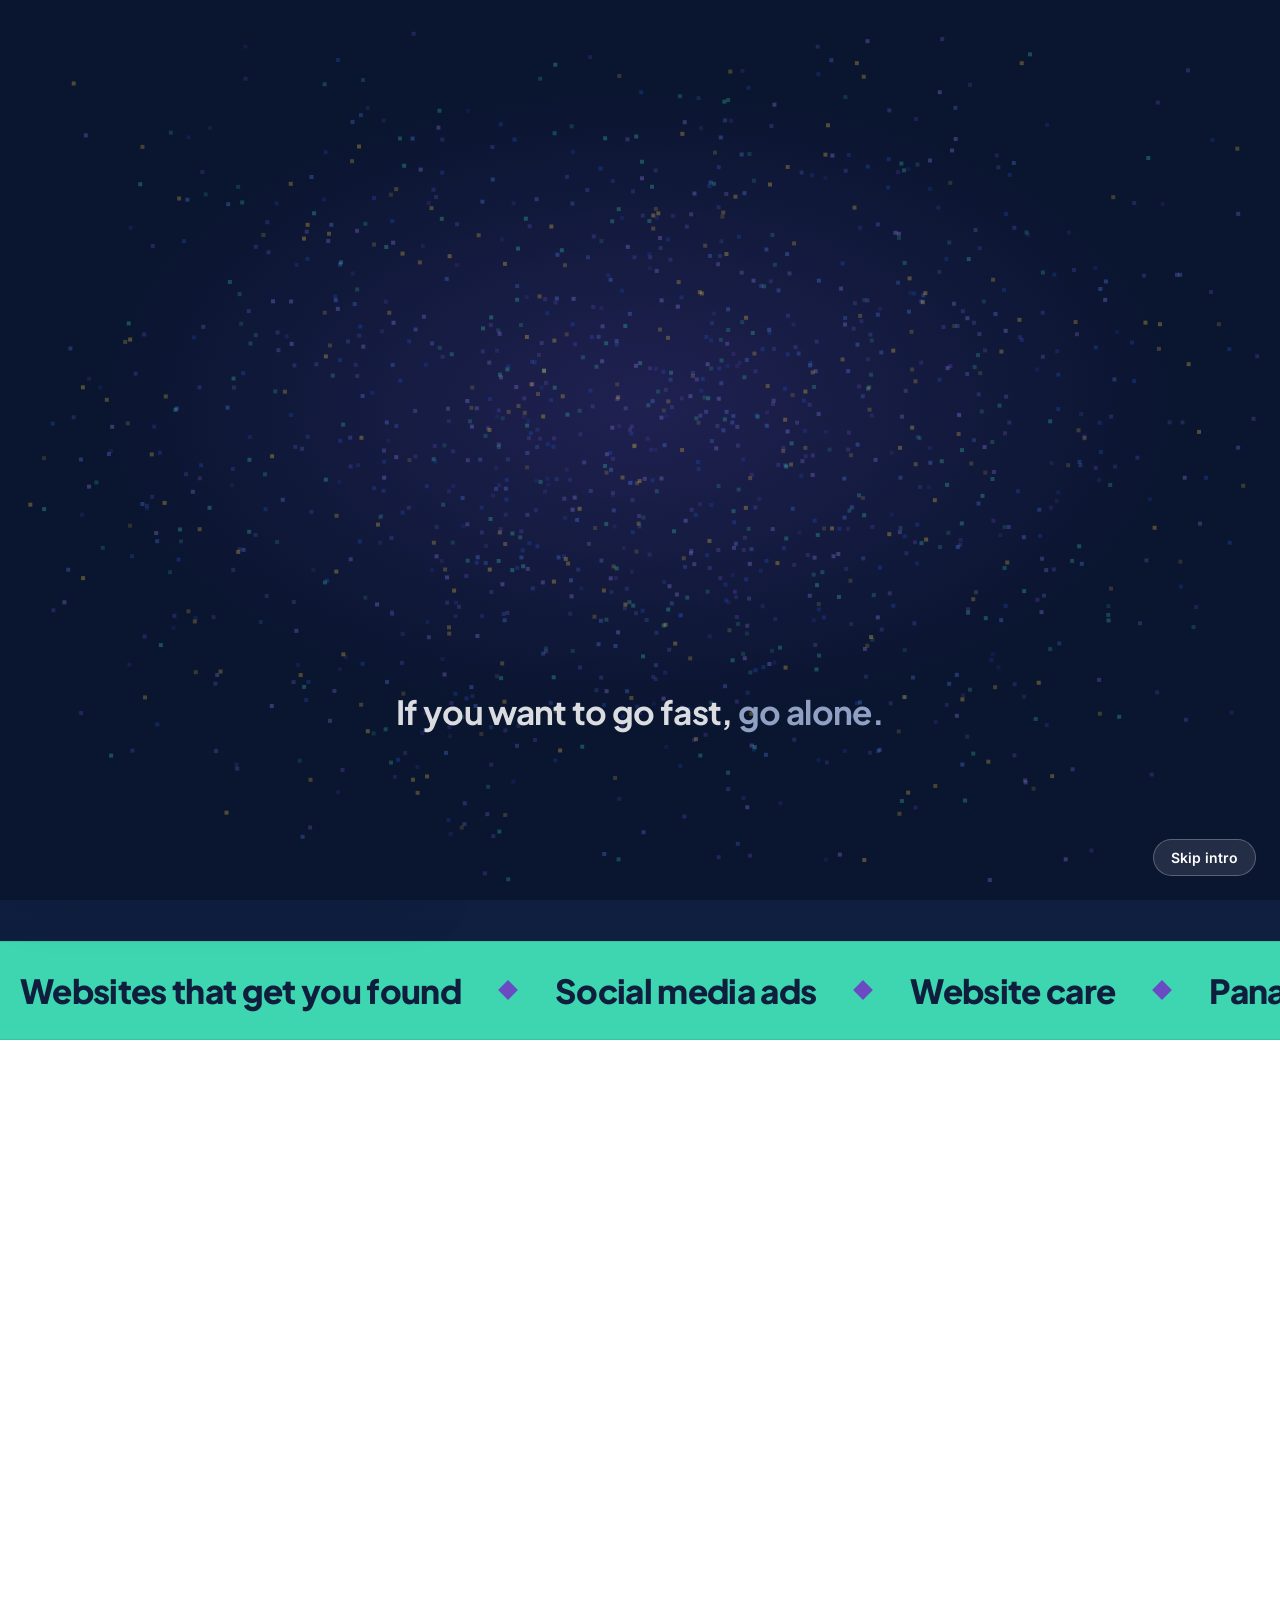
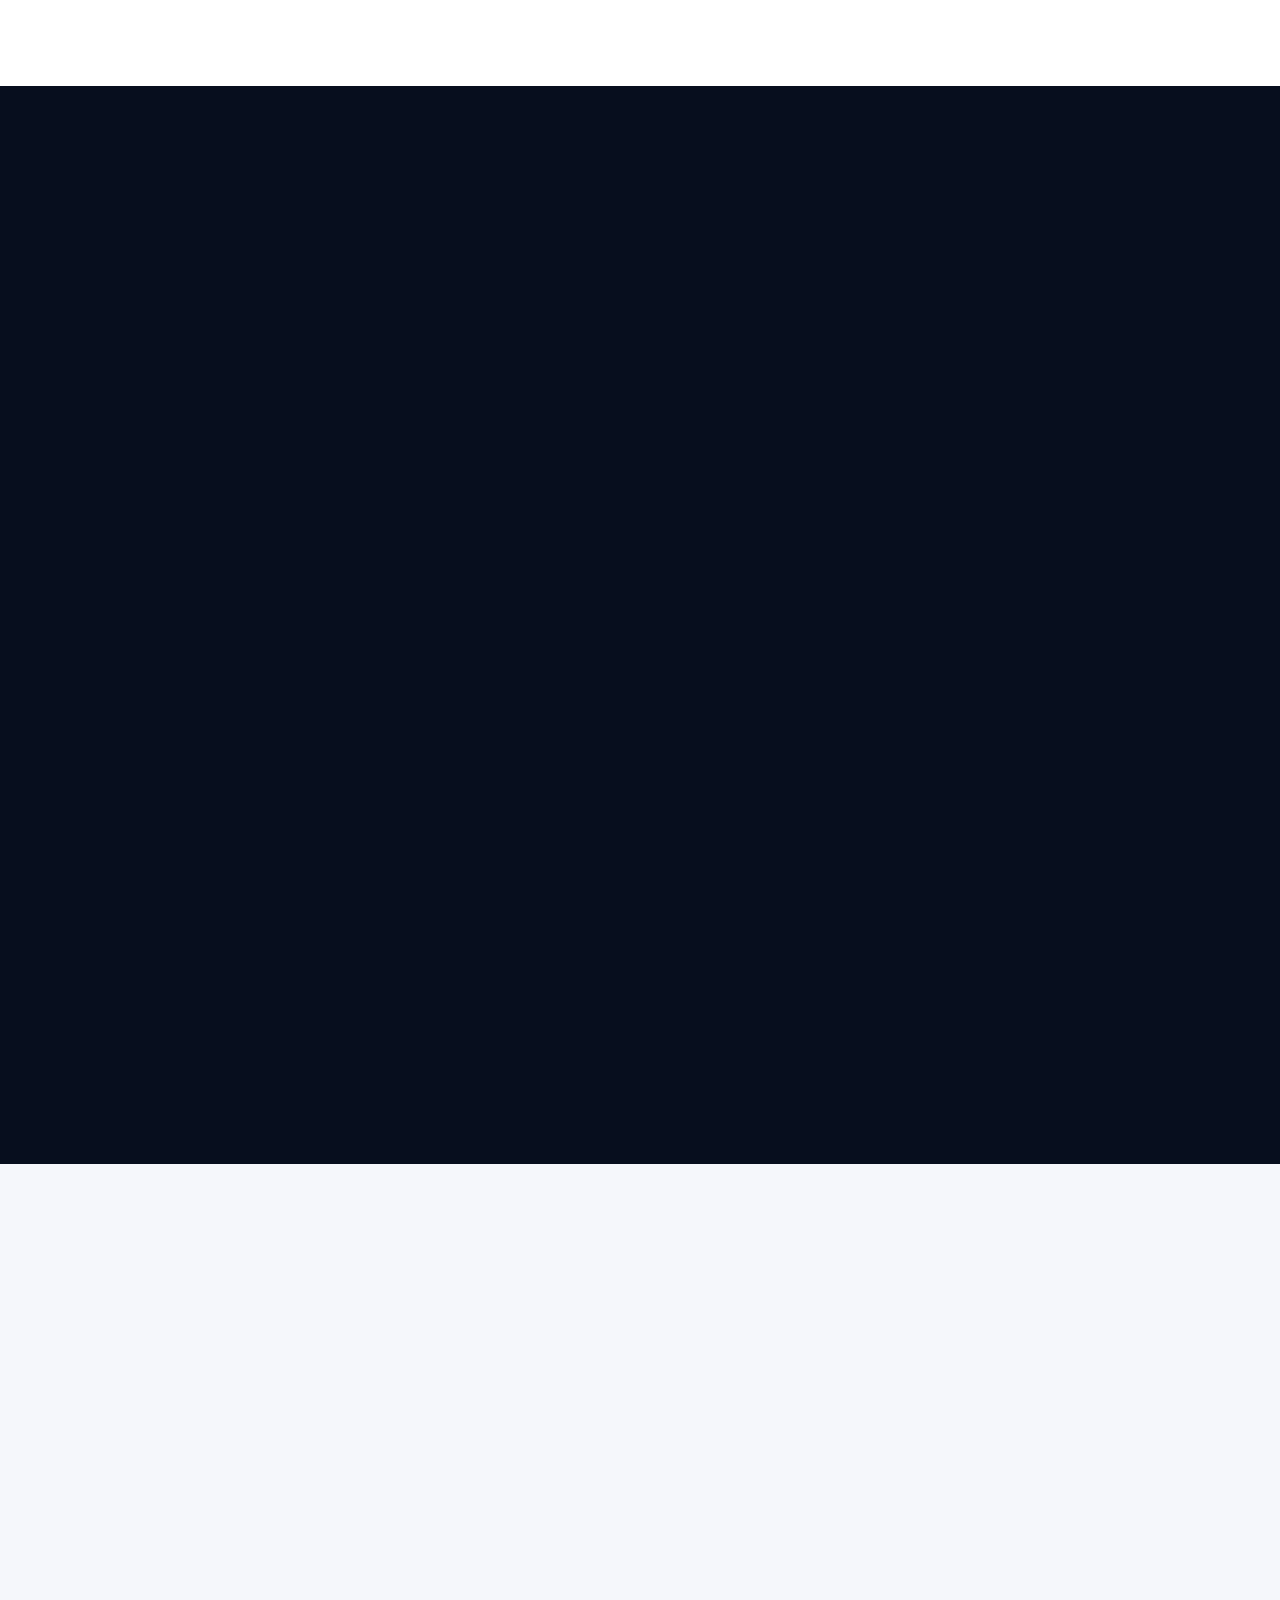
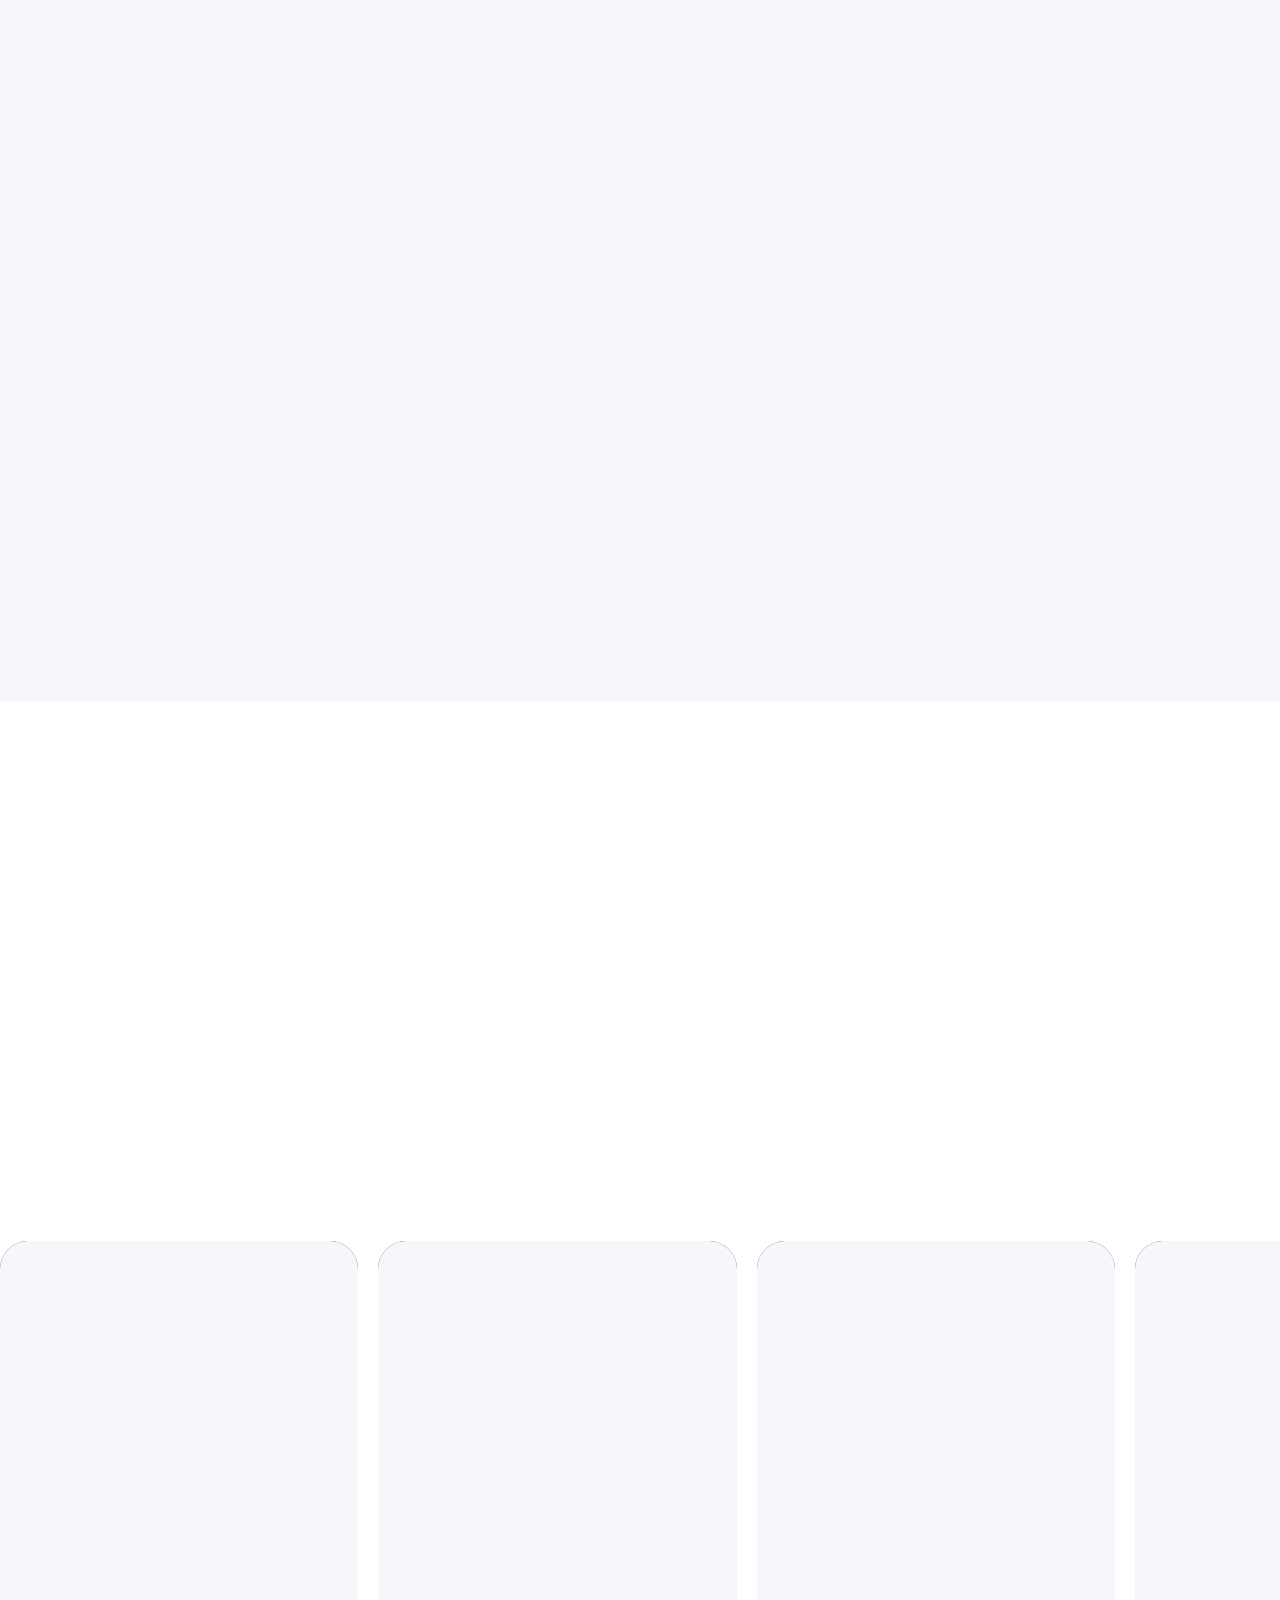
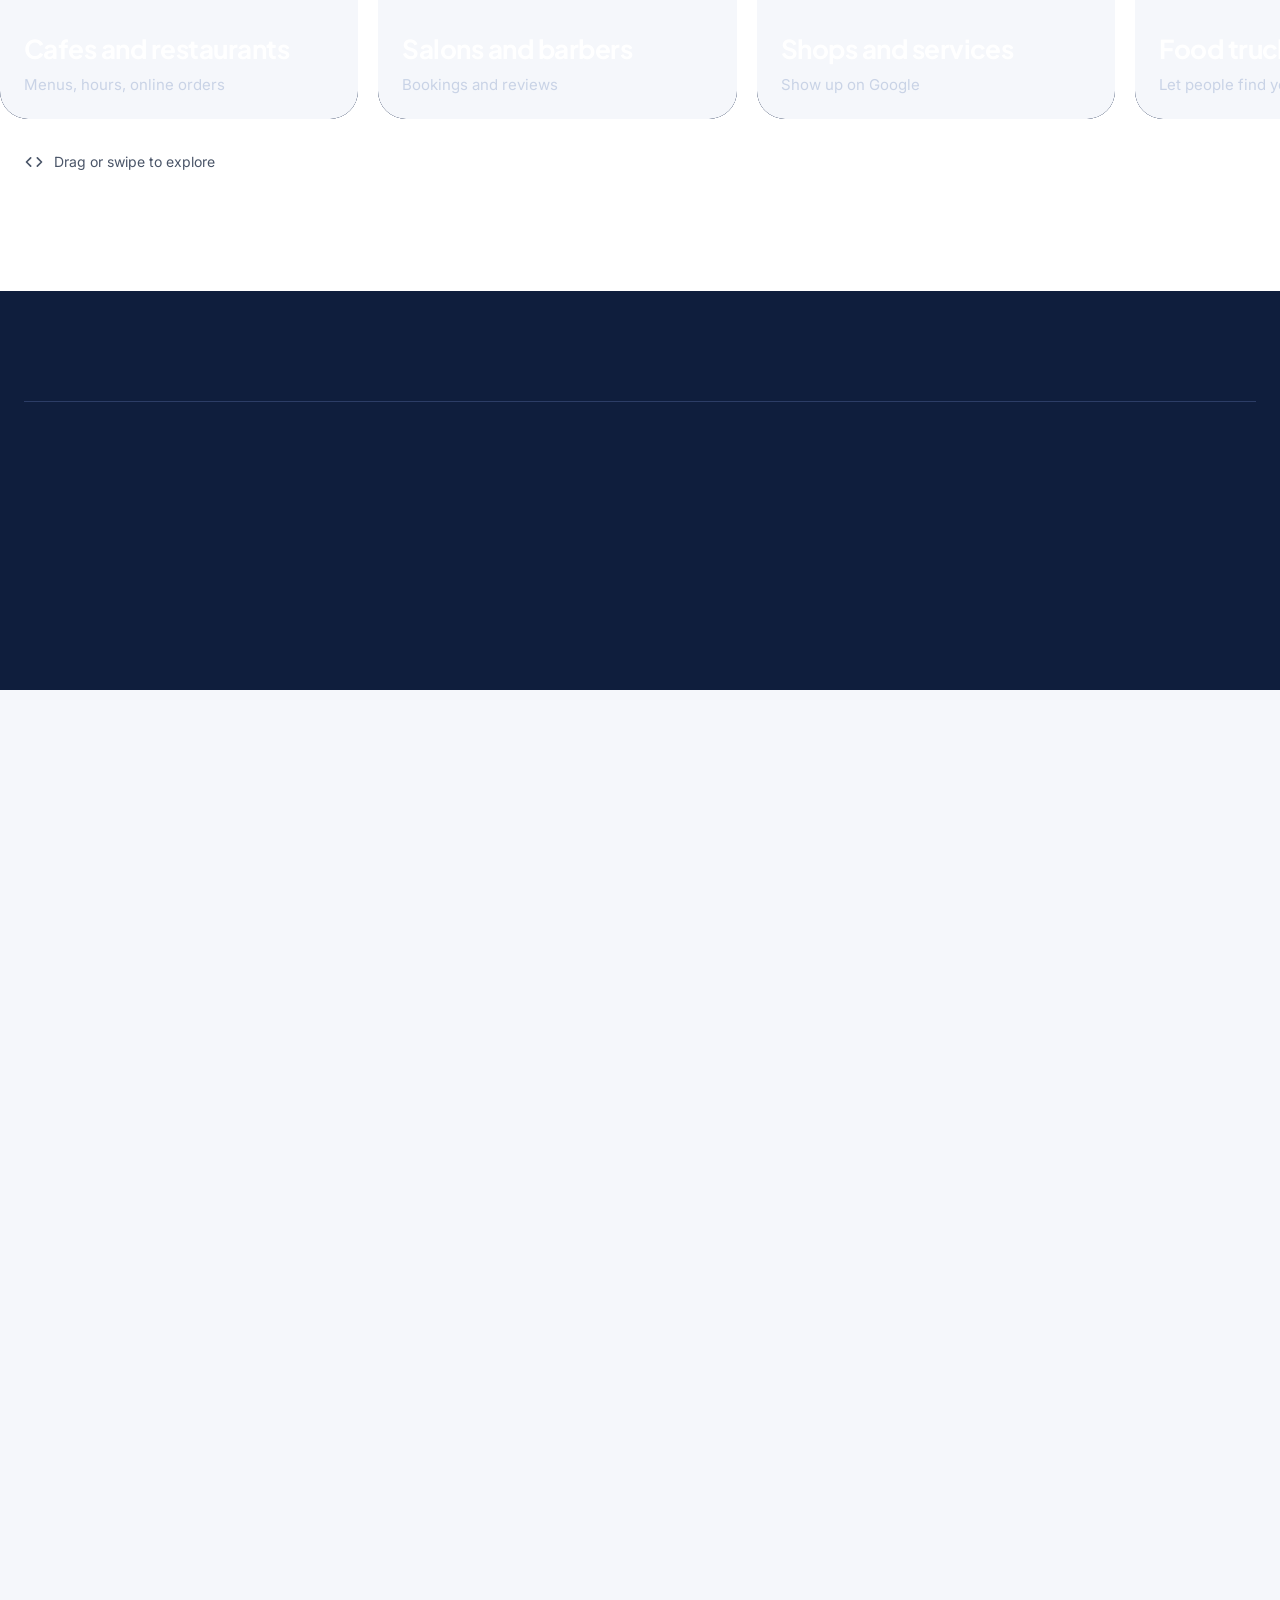
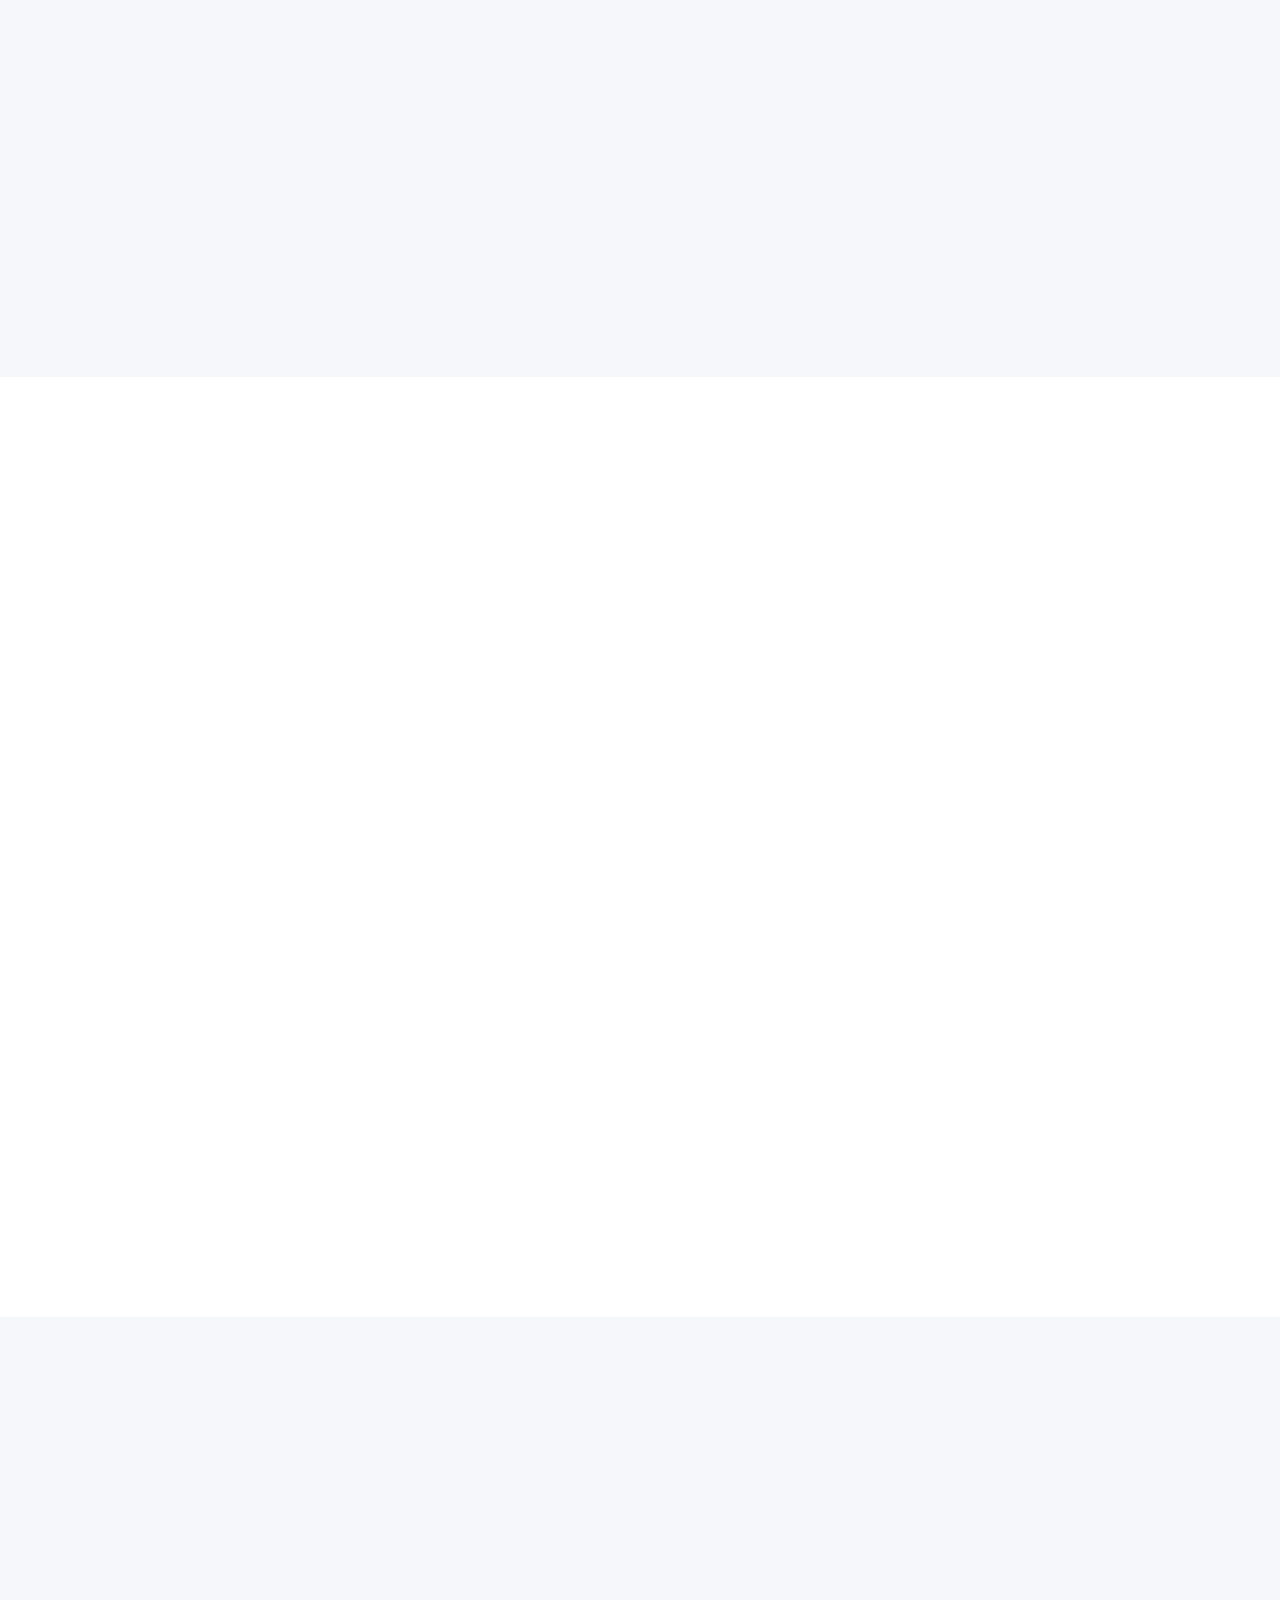
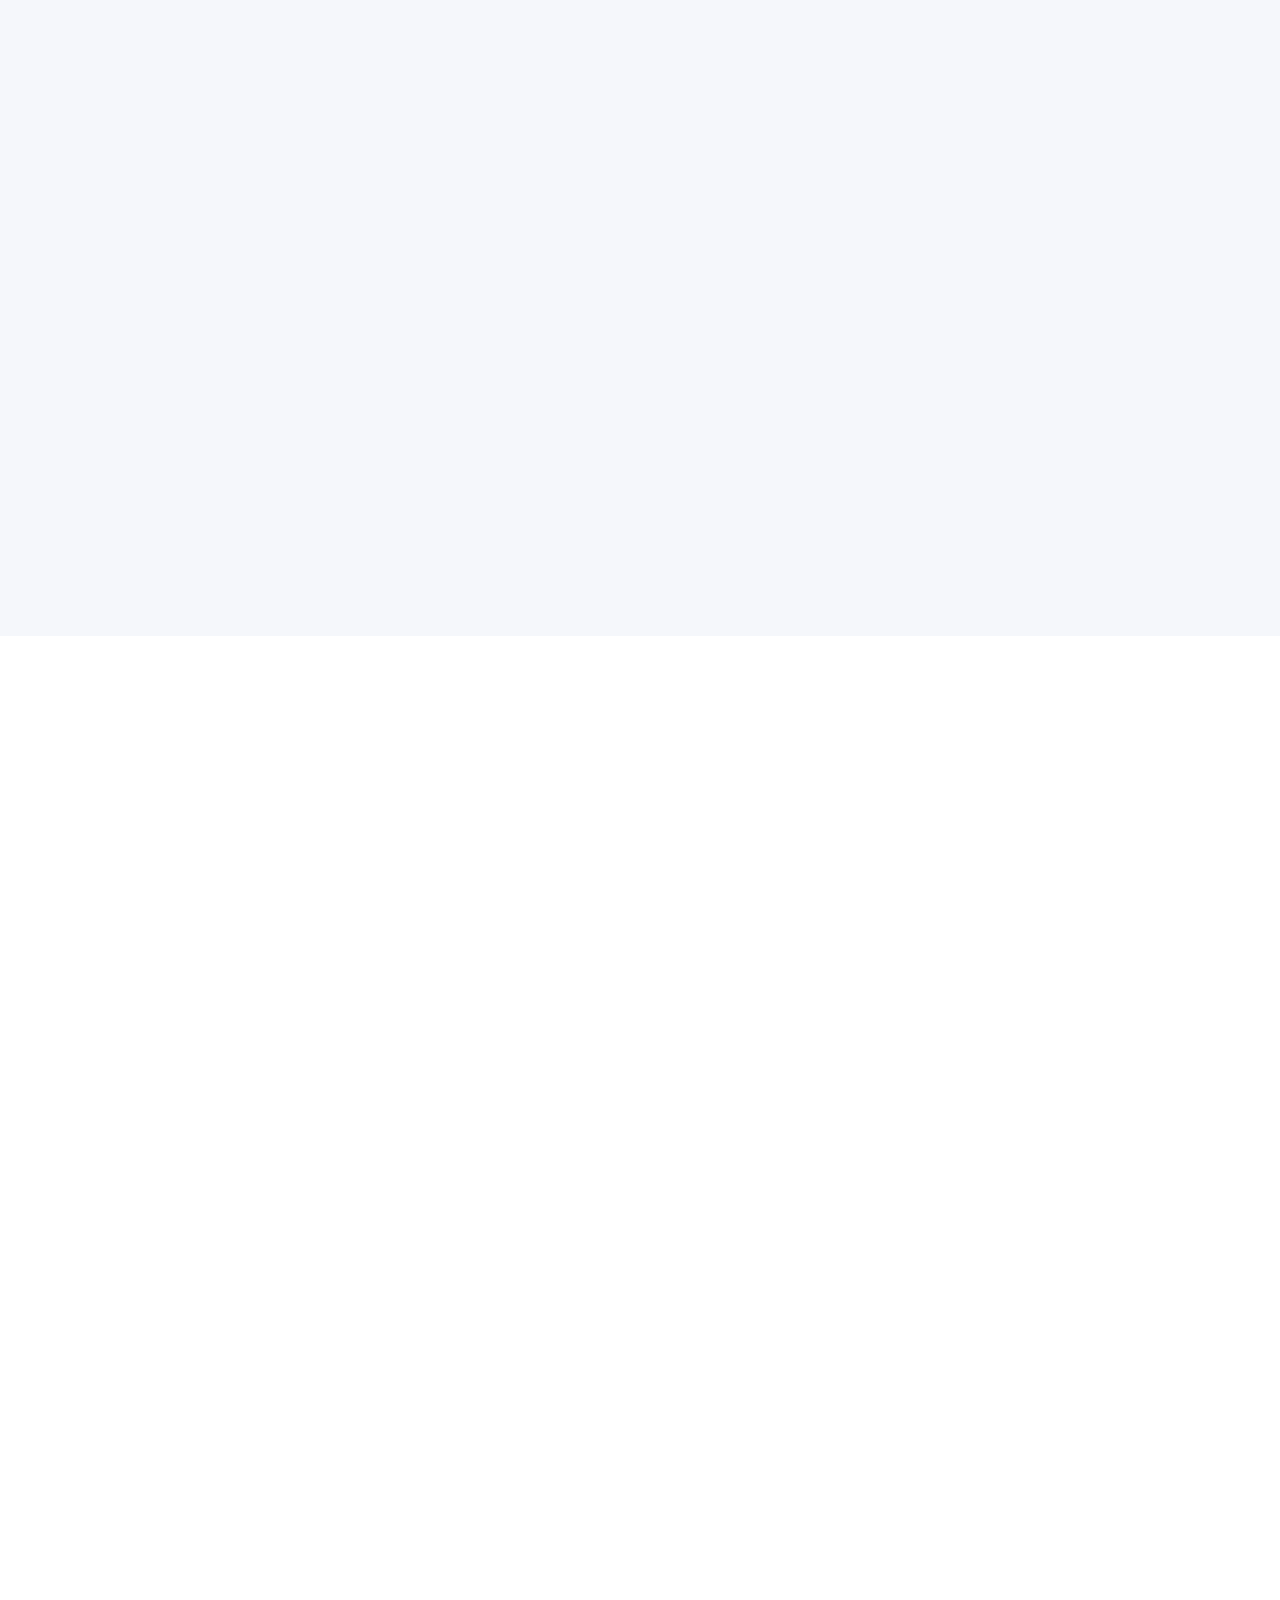
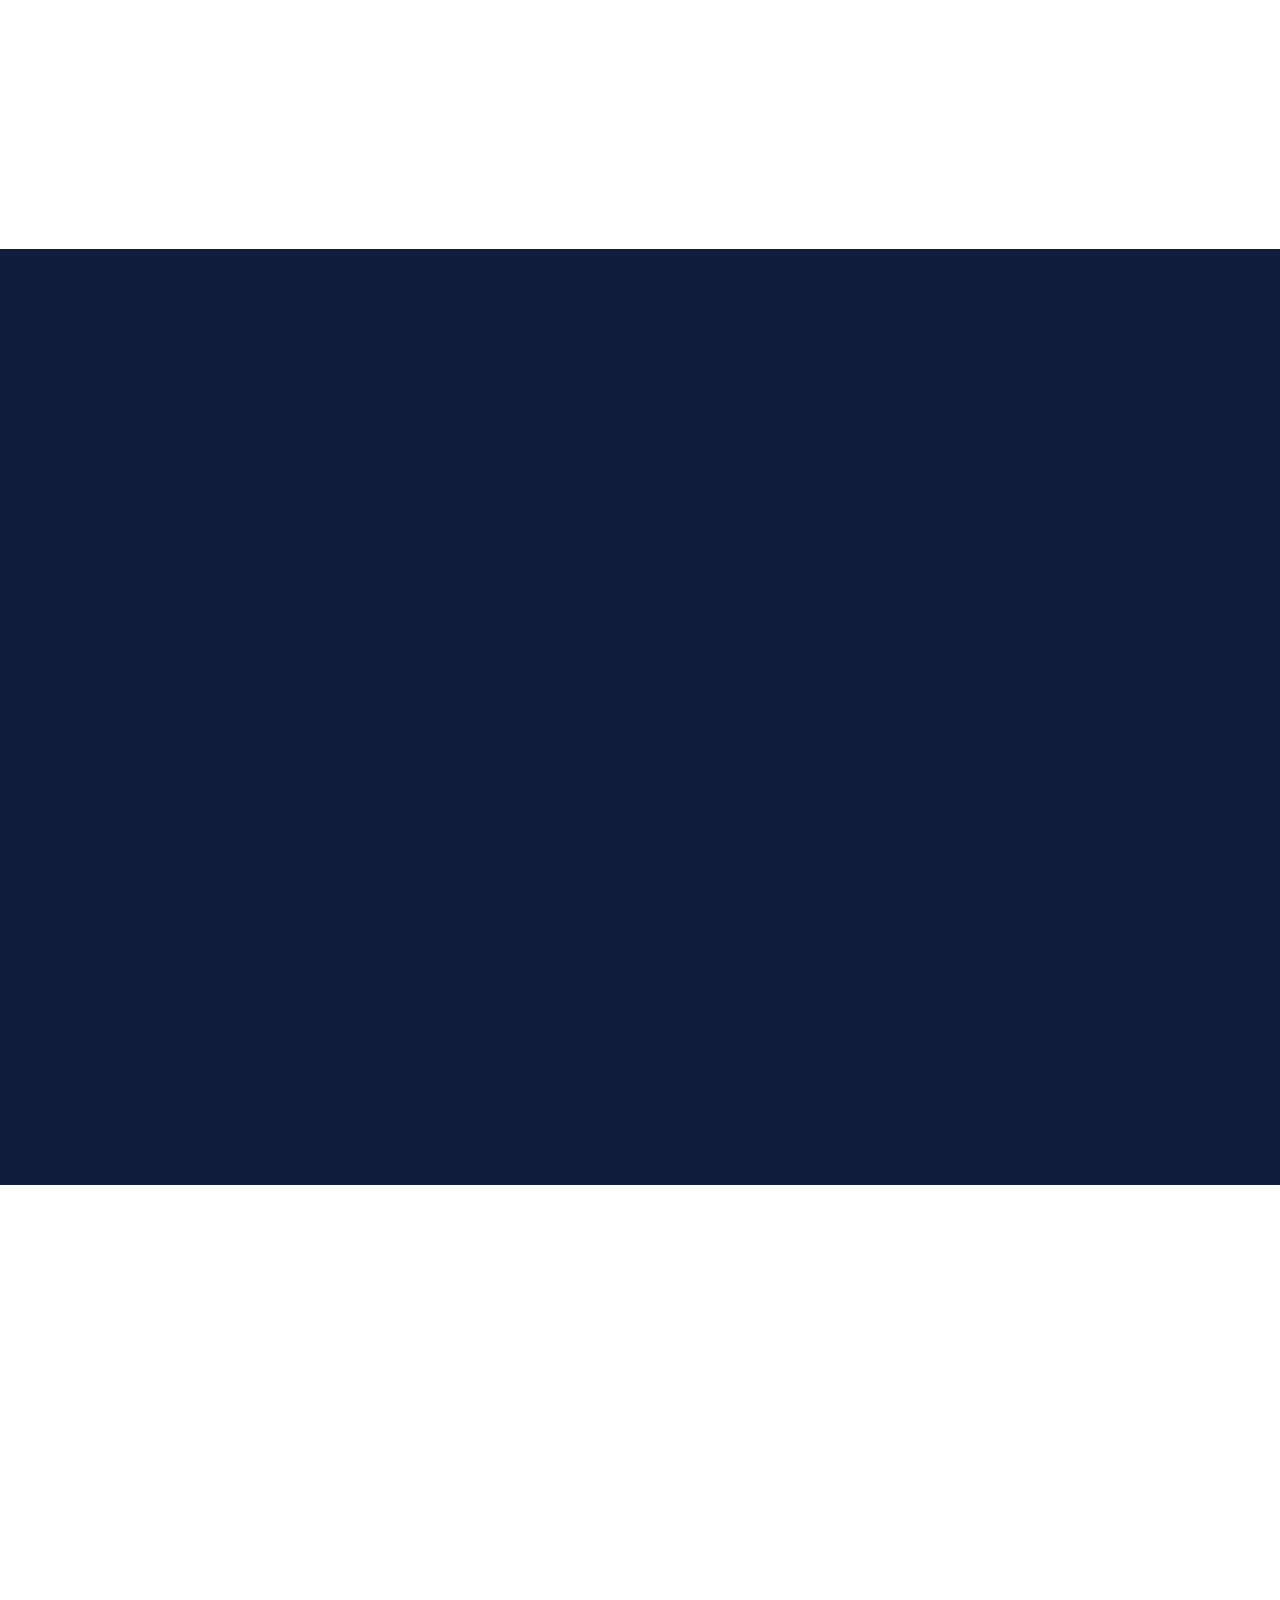
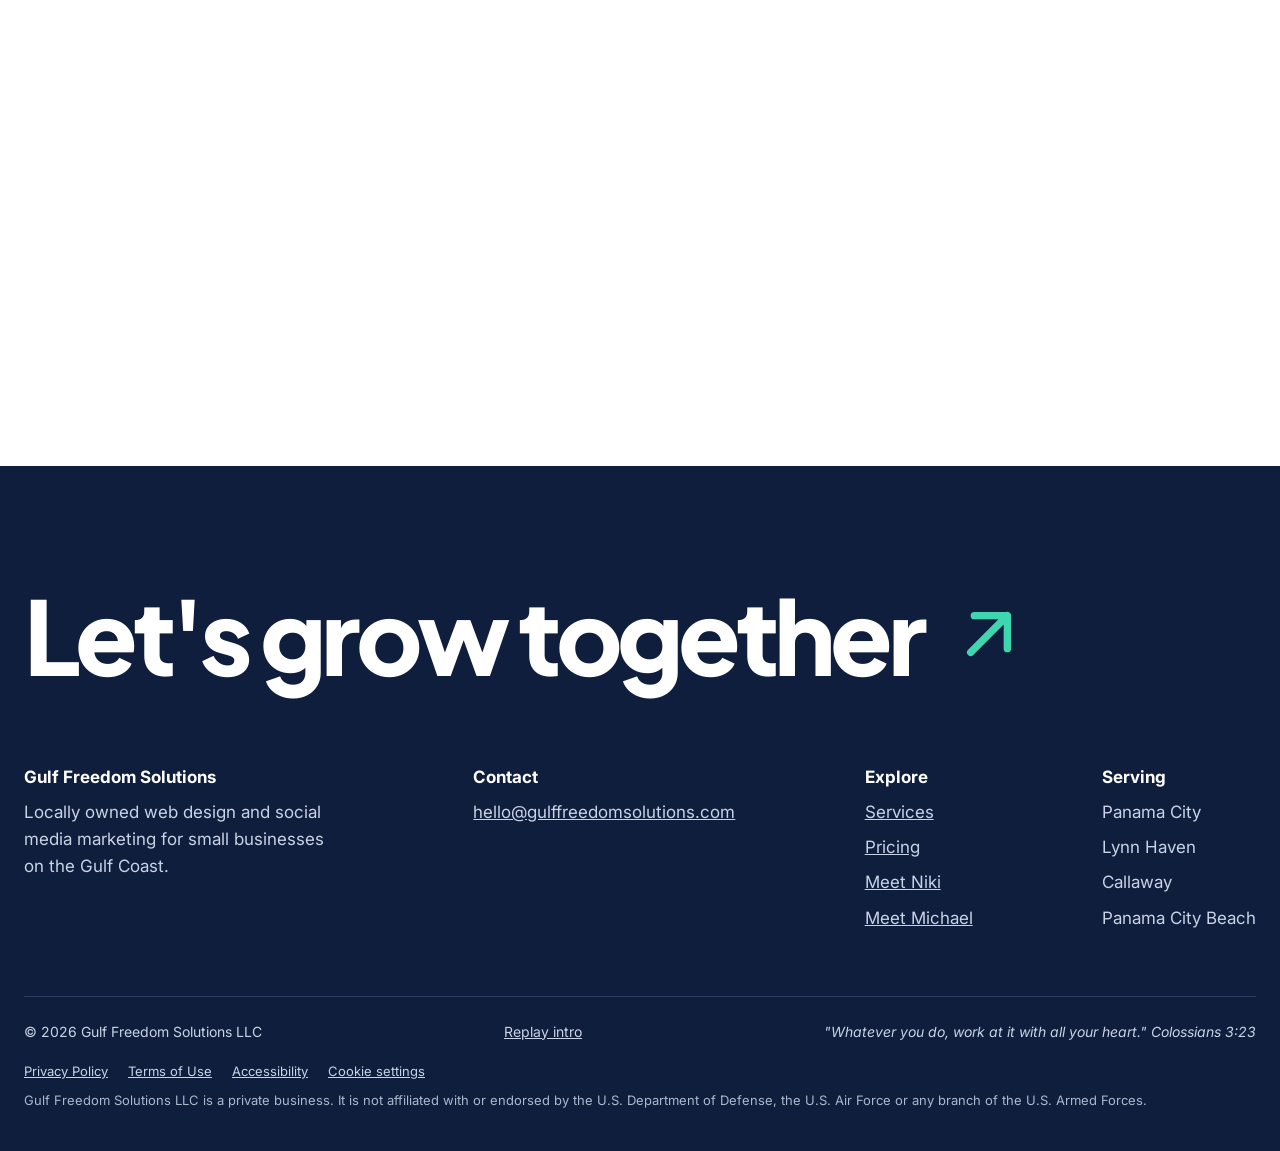
<file: v2/index.html>
<!doctype html><meta charset="utf-8"><meta http-equiv="refresh" content="0;url=../"><meta name="robots" content="noindex, follow"><link rel="canonical" href="https://gulffreedomsolutions.com/"><title>Gulf Freedom Solutions</title><a href="../">Gulf Freedom Solutions</a>
</file>
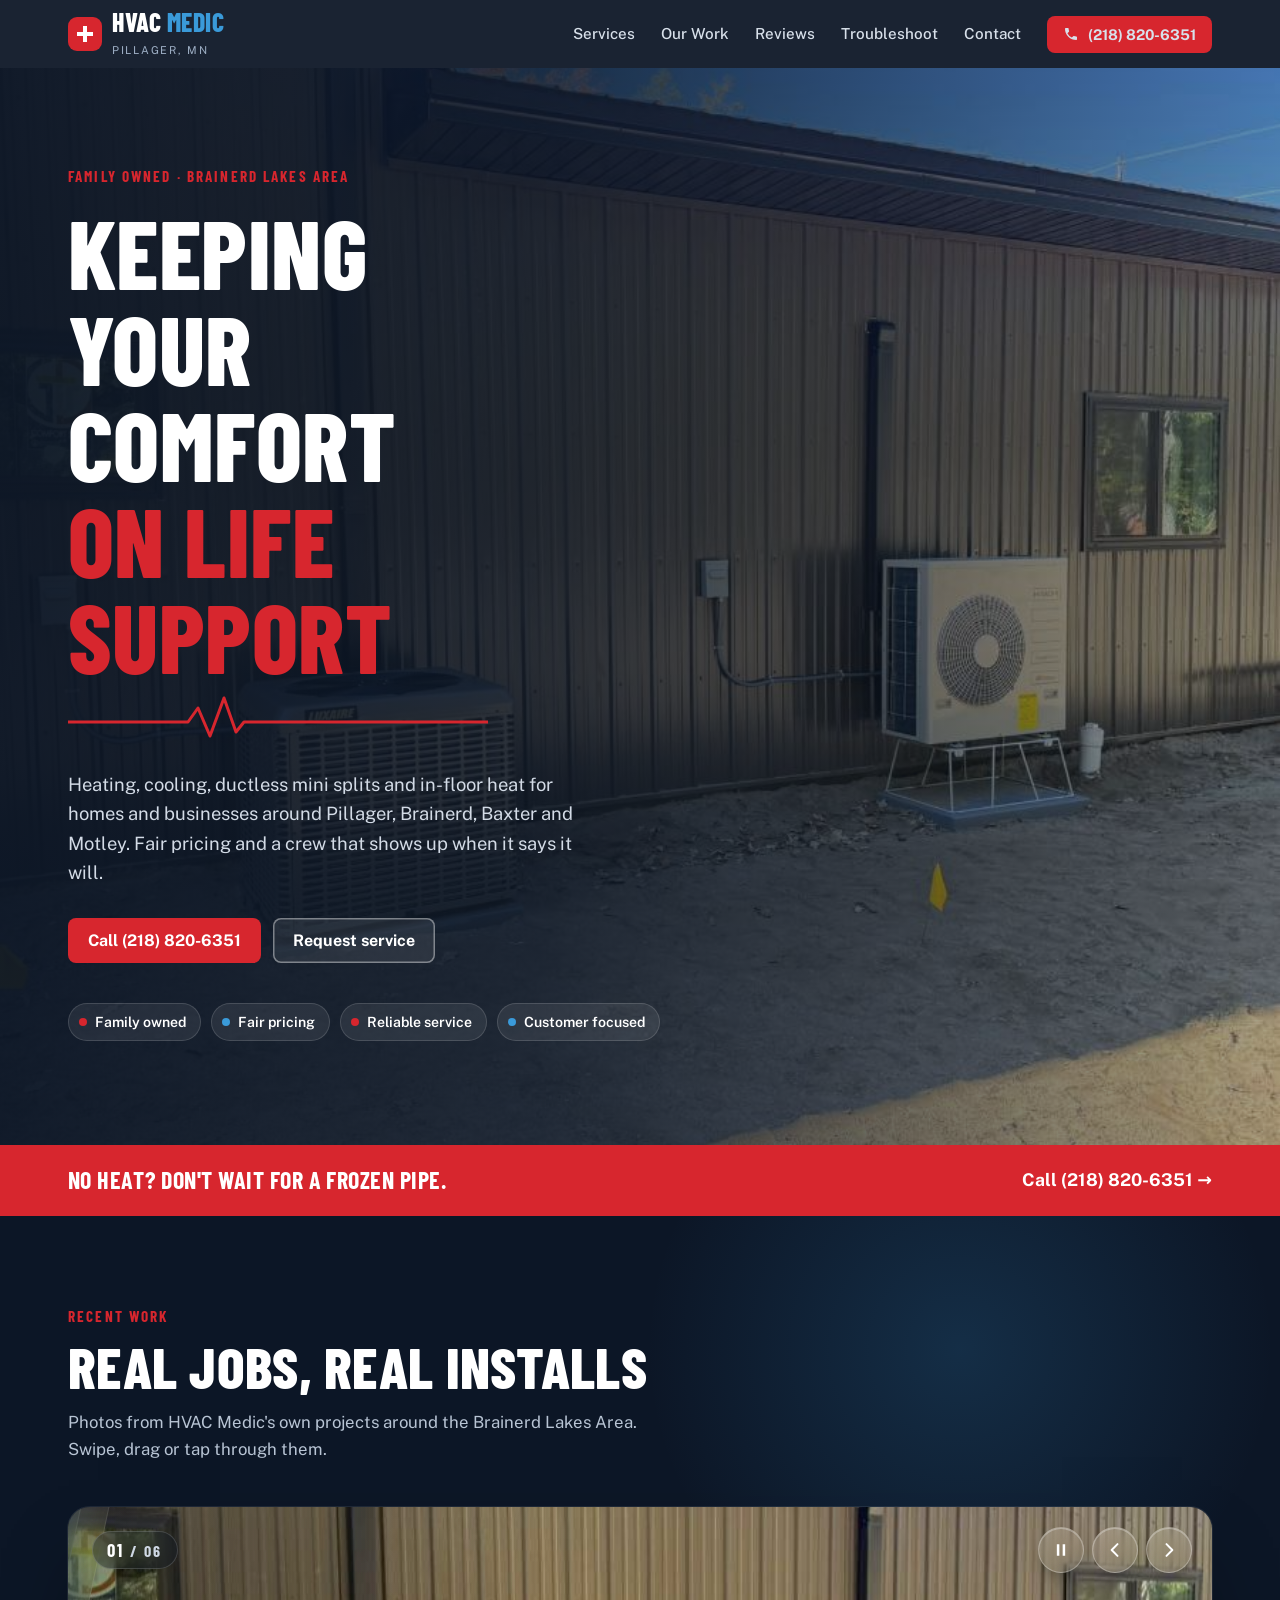
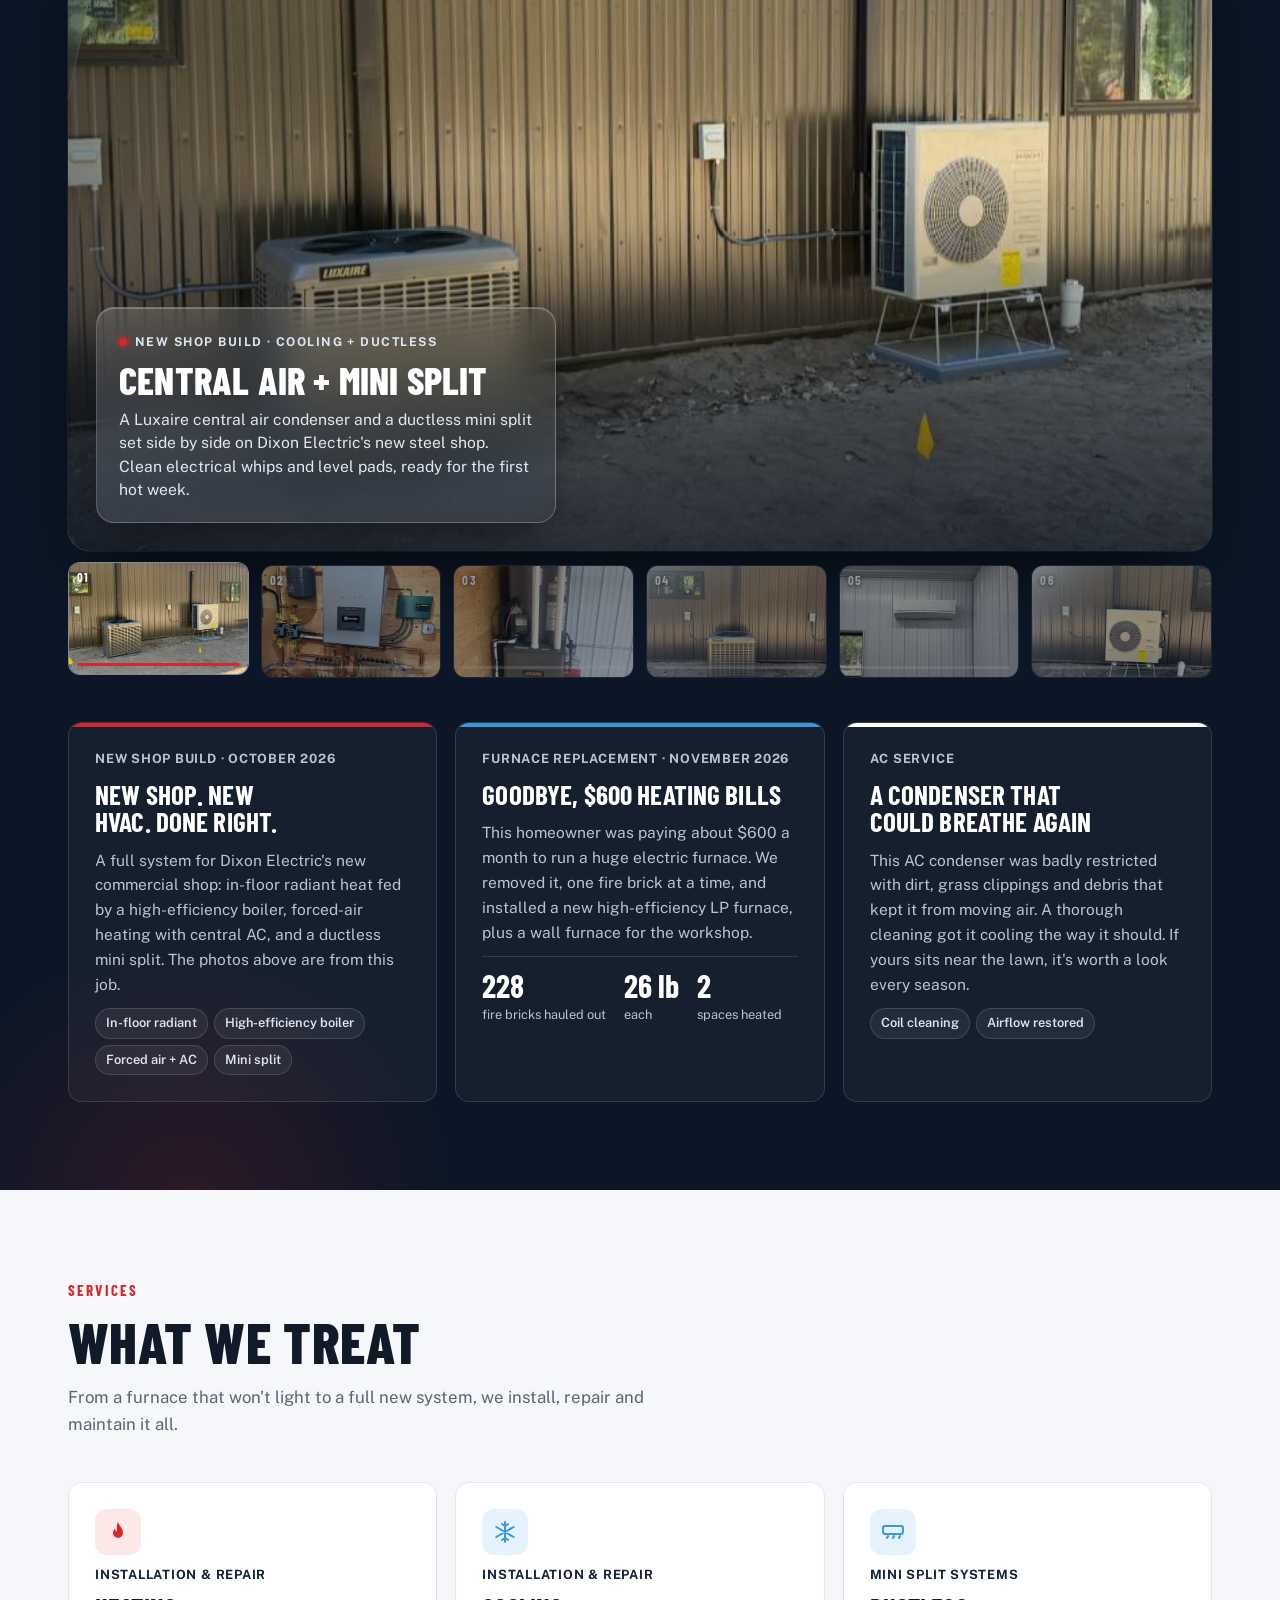
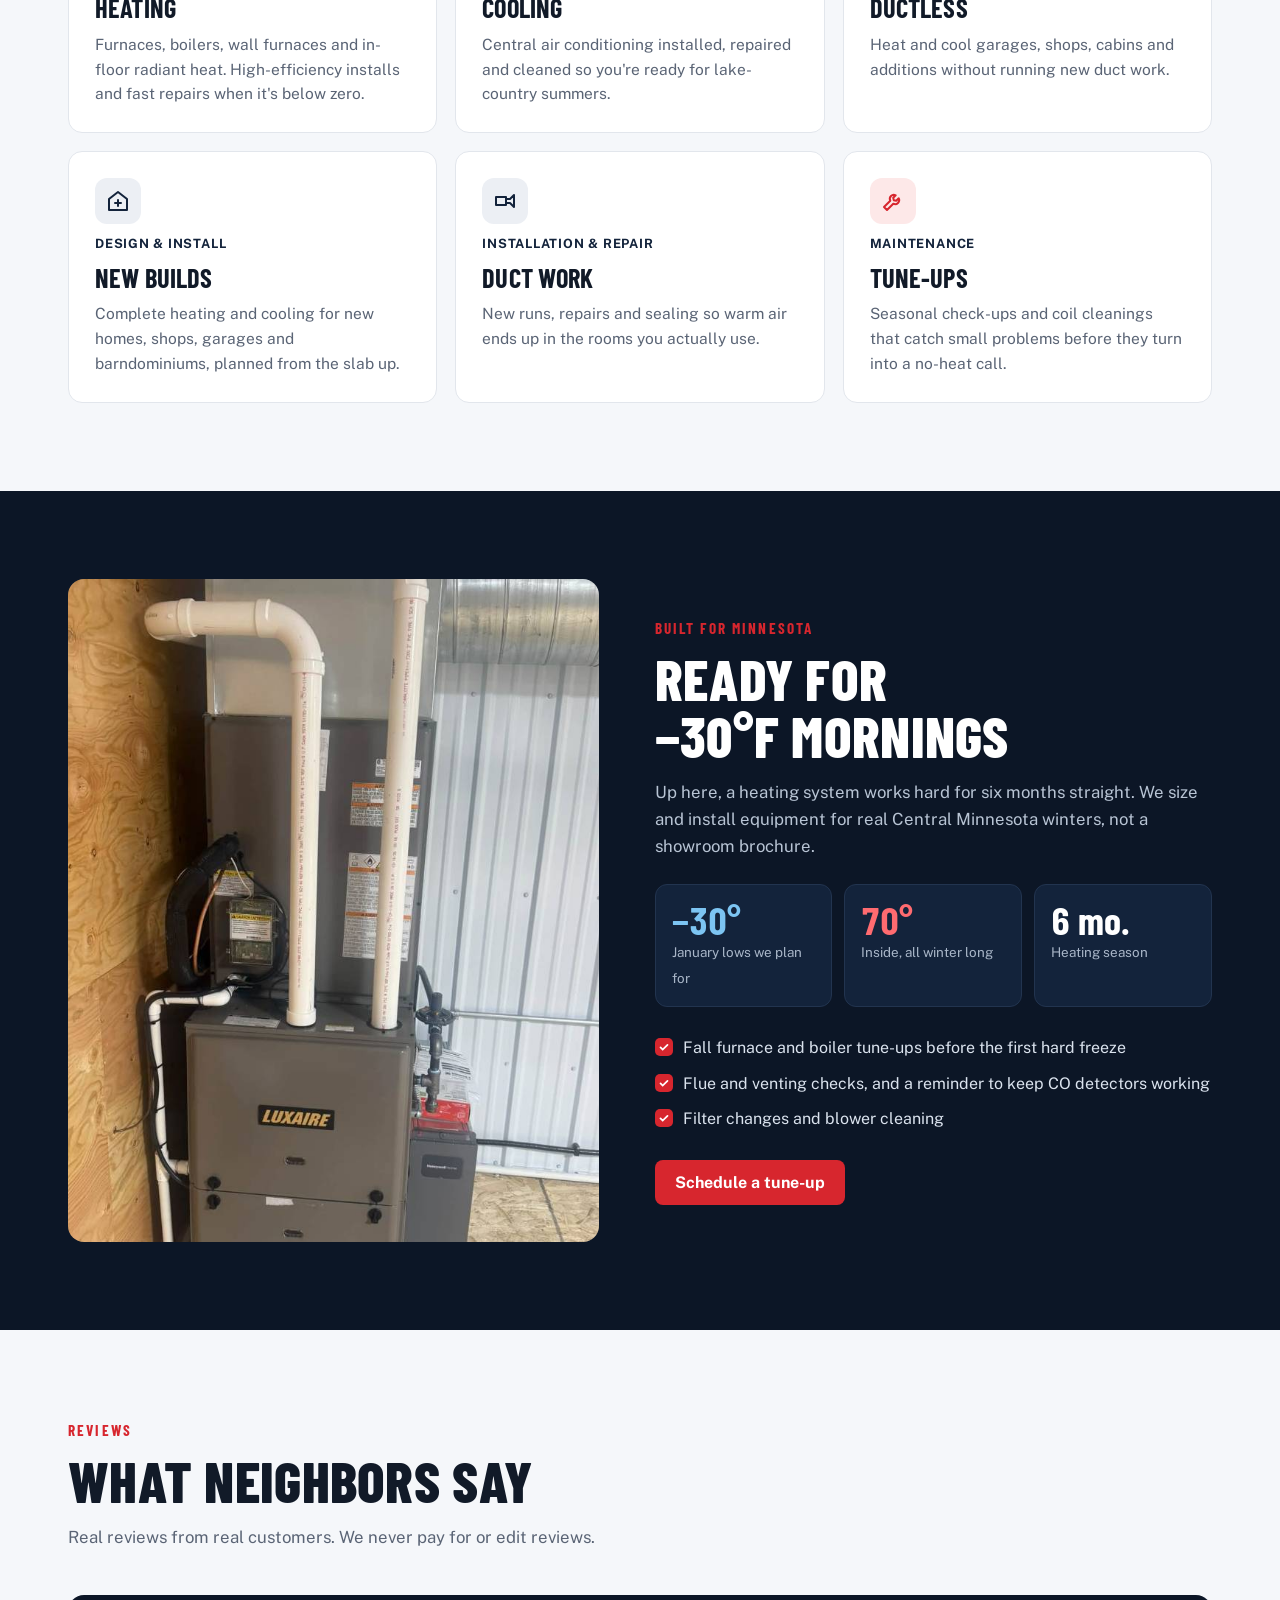
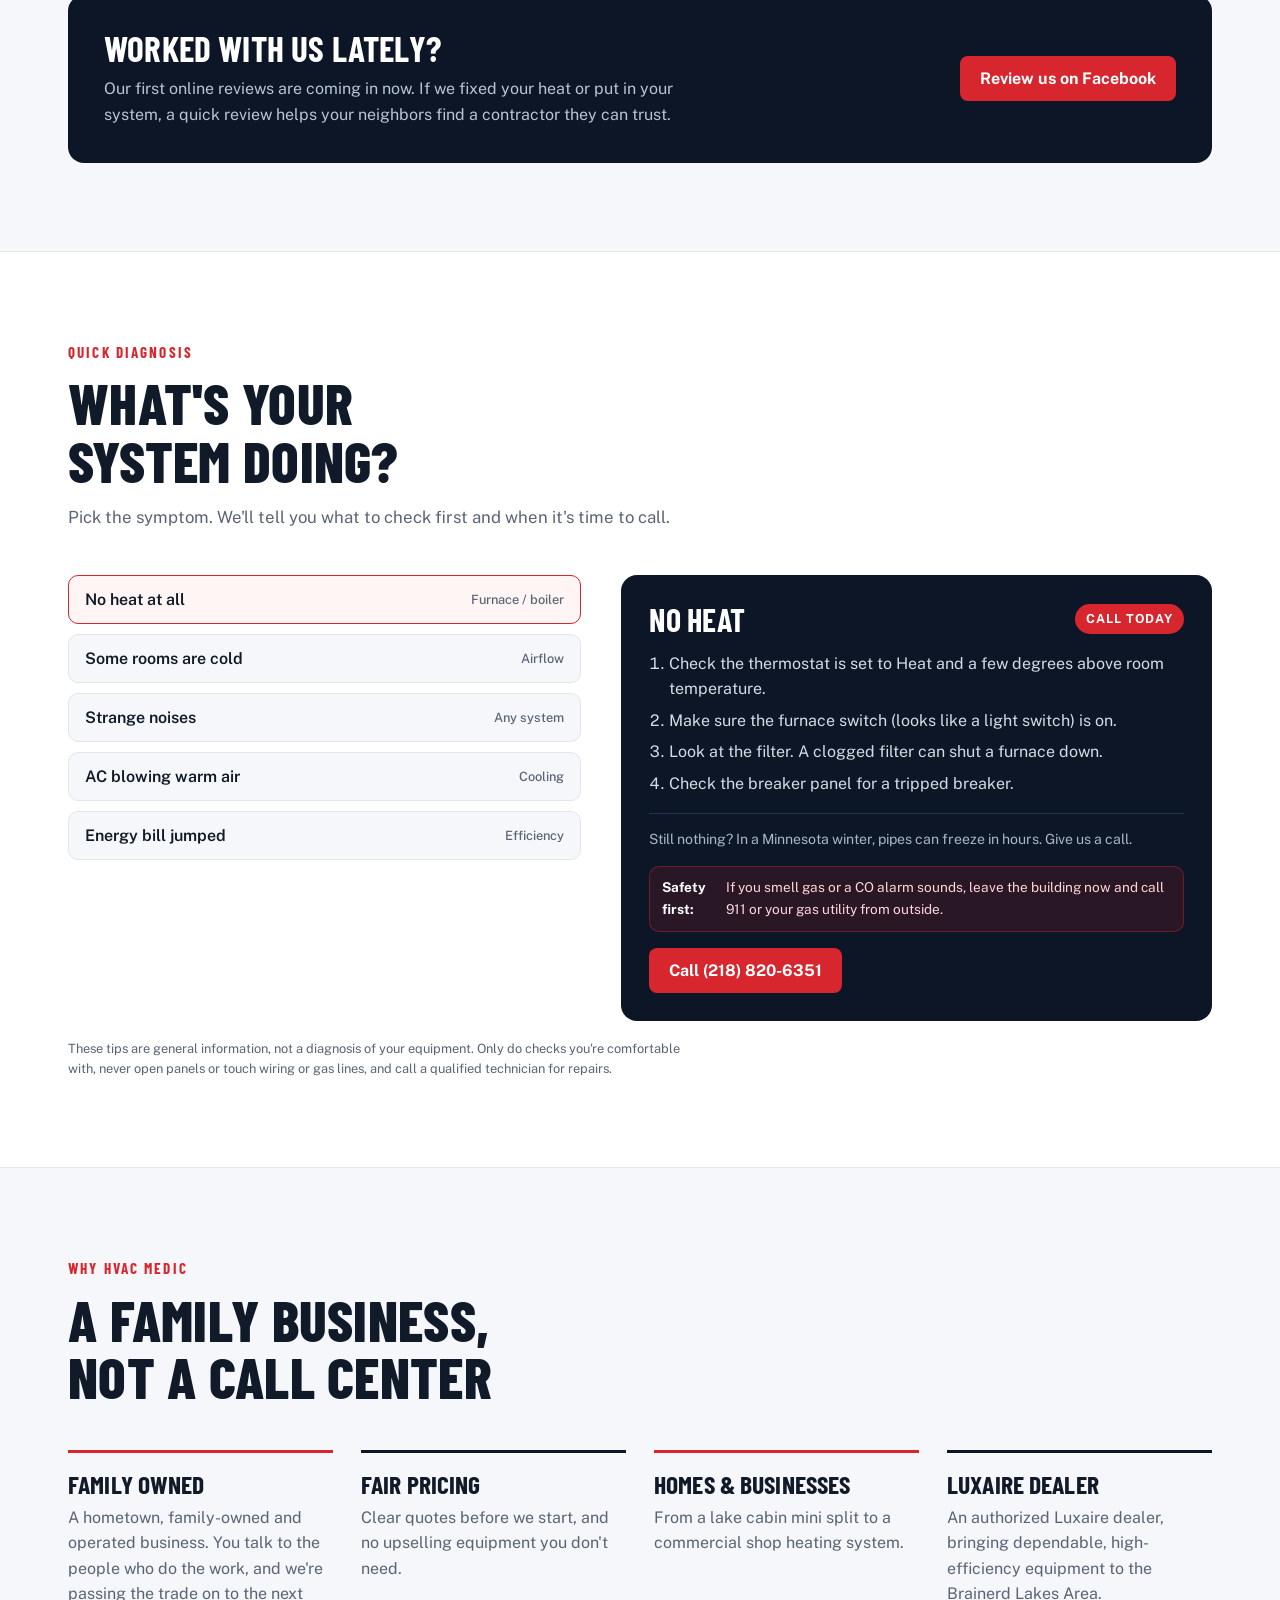
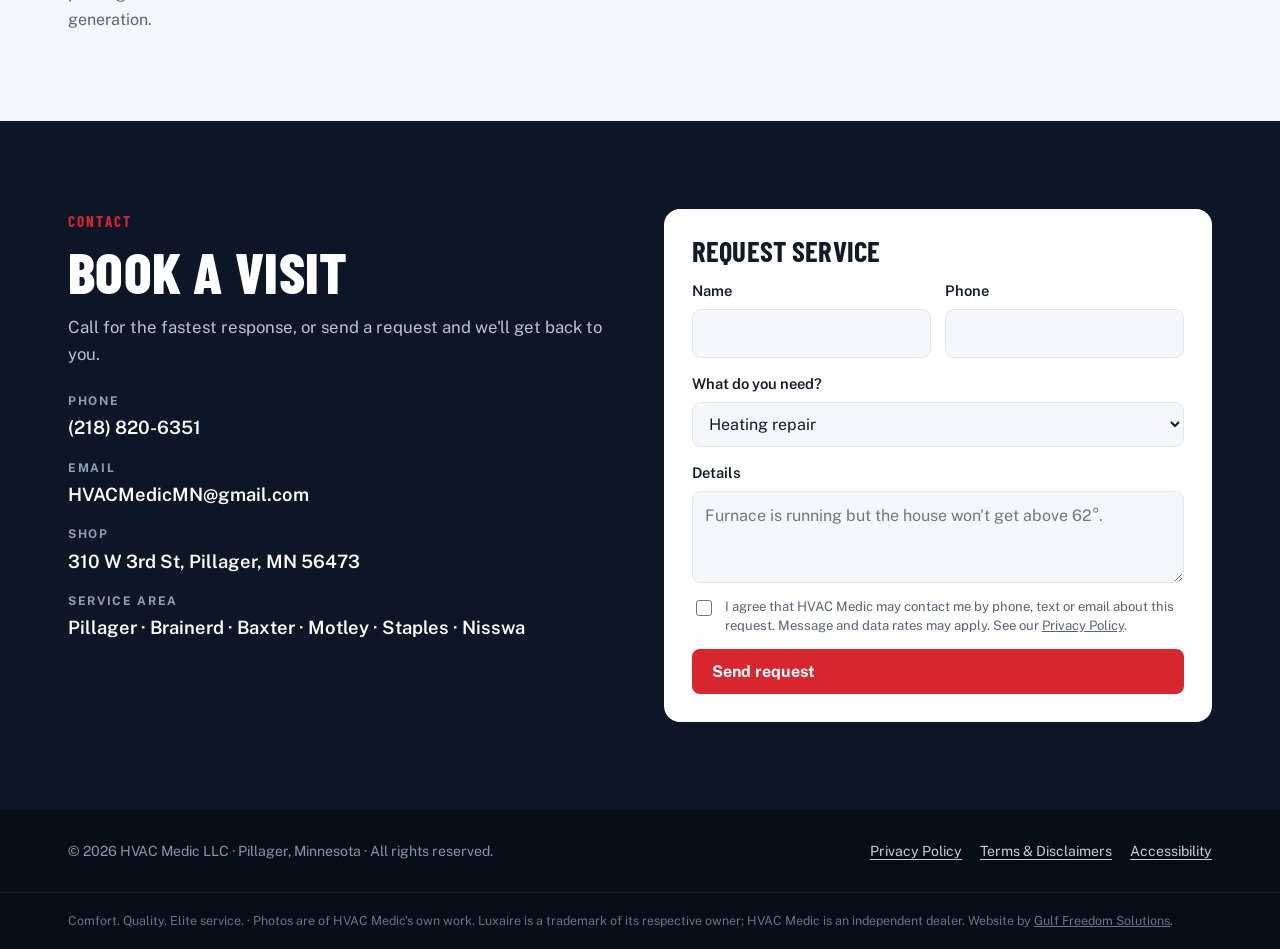
<file: clients/hvac-medic/index.html>
<!doctype html>
<html lang="en">
<head>
<meta charset="utf-8">
<meta name="viewport" content="width=device-width, initial-scale=1, viewport-fit=cover">
<title>HVAC Medic | Heating &amp; Cooling in Pillager and the Brainerd Lakes Area</title>
<meta name="description" content="HVAC Medic is a family-owned heating and cooling company in Pillager, MN. Furnaces, boilers, in-floor heat, central air, ductless mini splits and tune-ups for homes and businesses across the Brainerd Lakes Area. Call (218) 820-6351.">
<meta name="theme-color" content="#0c1626">
<meta property="og:type" content="website">
<meta property="og:title" content="HVAC Medic | Keeping your comfort on life support">
<meta property="og:description" content="Family-owned heating and cooling in Pillager and the Brainerd Lakes Area. Call (218) 820-6351.">
<meta property="og:image" content="og-image.png">
<meta name="twitter:card" content="summary_large_image">
<script>document.documentElement.className='js'</script>
<link rel="preconnect" href="https://fonts.googleapis.com">
<link rel="preconnect" href="https://fonts.gstatic.com" crossorigin>
<link rel="stylesheet" href="https://fonts.googleapis.com/css2?family=Barlow+Condensed:wght@600;700;800&family=Public+Sans:wght@400;500;600;700&display=swap">
<link rel="icon" href="favicon.svg" type="image/svg+xml">
<link rel="stylesheet" href="styles.css">
<script type="application/ld+json">
{
  "@context": "https://schema.org",
  "@type": "HVACBusiness",
  "name": "HVAC Medic LLC",
  "slogan": "Keeping your comfort on life support",
  "telephone": "+1-218-820-6351",
  "email": "hvacmedicmn@gmail.com",
  "address": { "@type": "PostalAddress", "streetAddress": "310 W 3rd St", "addressLocality": "Pillager", "addressRegion": "MN", "postalCode": "56473", "addressCountry": "US" },
  "areaServed": ["Pillager","Brainerd","Baxter","Motley","Staples","Nisswa"],
  "sameAs": ["https://www.facebook.com/p/HVAC-Medic-61590843028941/"]
}
</script>
</head>
<body>
<a class="skip" href="#main">Skip to content</a>

<nav class="top" aria-label="Main">
  <div class="in">
    <a href="#top" class="brand" aria-label="HVAC Medic home">
      <span class="cross"><svg width="18" height="18" viewBox="0 0 18 18" aria-hidden="true"><path d="M7 1h4v6h6v4h-6v6H7v-6H1V7h6z" fill="#fff"/></svg></span>
      <span><b>HVAC <span>MEDIC</span></b><small>Pillager, MN</small></span>
    </a>
    <div class="links">
      <a href="#services">Services</a>
      <a href="#work">Our Work</a>
      <a href="#reviews">Reviews</a>
      <a href="#doctor">Troubleshoot</a>
      <a href="#contact">Contact</a>
      <a href="tel:+12188206351" class="btn sm">
        <svg width="16" height="16" viewBox="0 0 24 24" aria-hidden="true"><path fill="currentColor" d="M6.6 10.8a15.1 15.1 0 006.6 6.6l2.2-2.2c.3-.3.7-.4 1-.2 1.1.4 2.3.6 3.6.6.6 0 1 .4 1 1V20c0 .6-.4 1-1 1A17 17 0 013 4c0-.6.4-1 1-1h3.5c.6 0 1 .4 1 1 0 1.3.2 2.5.6 3.6.1.3 0 .7-.2 1z"/></svg>
        (218) 820-6351
      </a>
    </div>
  </div>
</nav>

<main id="main">
<header class="hero" id="top">
  <div class="bg" role="img" aria-label="Central air conditioner and ductless mini split installed by HVAC Medic outside a steel building"></div>
  <div class="in">
    <div class="eyebrow">Family owned · Brainerd Lakes Area</div>
    <h1>Keeping your comfort <em>on life support</em></h1>
    <svg class="pulse" viewBox="0 0 420 44" aria-hidden="true"><path d="M0 26h120l10-14 12 28 14-38 12 34 8-10h244"/></svg>
    <p class="lead">Heating, cooling, ductless mini splits and in-floor heat for homes and businesses around Pillager, Brainerd, Baxter and Motley. Fair pricing and a crew that shows up when it says it will.</p>
    <div class="row">
      <a href="tel:+12188206351" class="btn">Call (218) 820-6351</a>
      <a href="#contact" class="btn ghost">Request service</a>
    </div>
    <div class="badges">
      <span class="badge"><i class="r"></i>Family owned</span>
      <span class="badge"><i></i>Fair pricing</span>
      <span class="badge"><i class="r"></i>Reliable service</span>
      <span class="badge"><i></i>Customer focused</span>
    </div>
  </div>
</header>

<div class="strip">
  <div class="in">
    <b>No heat? Don't wait for a frozen pipe.</b>
    <a href="tel:+12188206351">Call (218) 820-6351 →</a>
  </div>
</div>

<!-- ============ JOB SLIDESHOW: 15-second loop, glass transitions, swipe/drag/keys ============ -->
<section class="work" id="work">
  <div class="in">
    <div class="sh rv">
      <div class="eyebrow">Recent work</div>
      <h2>Real jobs, real installs</h2>
      <p>Photos from HVAC Medic's own projects around the Brainerd Lakes Area. Swipe, drag or tap through them.</p>
    </div>

    <div class="show rv" id="show" role="region" aria-roledescription="carousel" aria-label="HVAC Medic job photos" tabindex="0">
      <div class="slides" aria-live="off">
        <figure class="sl is-on" role="group" aria-roledescription="slide" aria-label="1 of 6: Central air + mini split">
          <img src="photos/shop-ac-and-mini-split.jpg" alt="Central air + mini split installed by HVAC Medic" style="object-position:center 65%">
          <figcaption class="cap">
            <span class="cap-tag"><i></i>New shop build · Cooling + ductless</span>
            <h3>Central air + mini split</h3>
            <p>A Luxaire central air condenser and a ductless mini split set side by side on Dixon Electric's new steel shop. Clean electrical whips and level pads, ready for the first hot week.</p>
          </figcaption>
        </figure>
        <figure class="sl" role="group" aria-roledescription="slide" aria-label="2 of 6: High-efficiency boiler + in-floor heat" aria-hidden="true">
          <img src="photos/boiler-radiant-manifold.jpg" alt="High-efficiency boiler + in-floor heat installed by HVAC Medic" style="object-position:center 40%" loading="lazy">
          <figcaption class="cap">
            <span class="cap-tag"><i></i>New shop build · Mechanical room</span>
            <h3>High-efficiency boiler + in-floor heat</h3>
            <p>A wall-hung high-efficiency boiler feeding a zoned in-floor radiant manifold. Warm slab, even heat and no blowing air, all winter long.</p>
          </figcaption>
        </figure>
        <figure class="sl" role="group" aria-roledescription="slide" aria-label="3 of 6: High-efficiency gas furnace" aria-hidden="true">
          <img src="photos/luxaire-furnace.jpg" alt="High-efficiency gas furnace installed by HVAC Medic" style="object-position:center 55%" loading="lazy">
          <figcaption class="cap">
            <span class="cap-tag"><i></i>Forced-air heating · Furnace install</span>
            <h3>High-efficiency gas furnace</h3>
            <p>A Luxaire high-efficiency furnace with sealed PVC intake and exhaust venting, piped and wired neatly for easy service down the road.</p>
          </figcaption>
        </figure>
        <figure class="sl" role="group" aria-roledescription="slide" aria-label="4 of 6: Central AC install" aria-hidden="true">
          <img src="photos/central-ac-condenser.jpg" alt="Central AC install installed by HVAC Medic" style="object-position:center 70%" loading="lazy">
          <figcaption class="cap">
            <span class="cap-tag"><i></i>New shop build · Cooling</span>
            <h3>Central AC install</h3>
            <p>The finished central air condenser, set on its pad with a service disconnect beside it. Sized to keep the shop cool through lake-country summers.</p>
          </figcaption>
        </figure>
        <figure class="sl" role="group" aria-roledescription="slide" aria-label="5 of 6: Ductless indoor head" aria-hidden="true">
          <img src="photos/mini-split-indoor.jpg" alt="Ductless indoor head installed by HVAC Medic" style="object-position:center 30%" loading="lazy">
          <figcaption class="cap">
            <span class="cap-tag"><i></i>New shop build · Ductless</span>
            <h3>Ductless indoor head</h3>
            <p>A wall-mounted mini split head on the steel interior. It heats and cools the space without running any ductwork.</p>
          </figcaption>
        </figure>
        <figure class="sl" role="group" aria-roledescription="slide" aria-label="6 of 6: Mini split outdoor unit" aria-hidden="true">
          <img src="photos/mini-split-outdoor.jpg" alt="Mini split outdoor unit installed by HVAC Medic" style="object-position:center 60%" loading="lazy">
          <figcaption class="cap">
            <span class="cap-tag"><i></i>New shop build · Ductless</span>
            <h3>Mini split outdoor unit</h3>
            <p>The mini split condenser mounted on a raised stand, keeping it up out of the snow and drifting leaves.</p>
          </figcaption>
        </figure>
      </div>
      <div class="glass-sweep" aria-hidden="true"><span></span><span></span><span></span></div>
      <div class="show-ui">
        <span class="counter" aria-hidden="true"><b id="sl-n">01</b> / 06</span>
        <div class="ctrls">
          <button type="button" class="gbtn" id="sl-play" aria-label="Pause slideshow" aria-pressed="false"><svg class="i-pause" viewBox="0 0 24 24" aria-hidden="true"><path d="M7 5h3v14H7zM14 5h3v14h-3z"/></svg><svg class="i-play" viewBox="0 0 24 24" aria-hidden="true"><path d="M8 5l11 7-11 7z"/></svg></button>
          <button type="button" class="gbtn" id="sl-prev" aria-label="Previous photo"><svg viewBox="0 0 24 24" aria-hidden="true"><path d="M15 5l-7 7 7 7" fill="none" stroke="currentColor" stroke-width="2.4" stroke-linecap="round" stroke-linejoin="round"/></svg></button>
          <button type="button" class="gbtn" id="sl-next" aria-label="Next photo"><svg viewBox="0 0 24 24" aria-hidden="true"><path d="M9 5l7 7-7 7" fill="none" stroke="currentColor" stroke-width="2.4" stroke-linecap="round" stroke-linejoin="round"/></svg></button>
        </div>
      </div>
      <p class="sr" aria-live="polite" id="sl-live"></p>
    </div>
    <div class="thumbs rv" role="group" aria-label="Choose a photo">
        <button type="button" class="th is-on" data-go="0" aria-label="Show Central air + mini split" aria-current="true"><img src="photos/shop-ac-and-mini-split.jpg" alt="" style="object-position:center 65%"><span class="th-bar"><i></i></span><span class="th-n">01</span></button>
        <button type="button" class="th" data-go="1" aria-label="Show High-efficiency boiler + in-floor heat"><img src="photos/boiler-radiant-manifold.jpg" alt="" style="object-position:center 40%"><span class="th-bar"><i></i></span><span class="th-n">02</span></button>
        <button type="button" class="th" data-go="2" aria-label="Show High-efficiency gas furnace"><img src="photos/luxaire-furnace.jpg" alt="" style="object-position:center 55%"><span class="th-bar"><i></i></span><span class="th-n">03</span></button>
        <button type="button" class="th" data-go="3" aria-label="Show Central AC install"><img src="photos/central-ac-condenser.jpg" alt="" style="object-position:center 70%"><span class="th-bar"><i></i></span><span class="th-n">04</span></button>
        <button type="button" class="th" data-go="4" aria-label="Show Ductless indoor head"><img src="photos/mini-split-indoor.jpg" alt="" style="object-position:center 30%"><span class="th-bar"><i></i></span><span class="th-n">05</span></button>
        <button type="button" class="th" data-go="5" aria-label="Show Mini split outdoor unit"><img src="photos/mini-split-outdoor.jpg" alt="" style="object-position:center 60%"><span class="th-bar"><i></i></span><span class="th-n">06</span></button>
    </div>

    <div class="jobs">
      <article class="job rv">
        <span class="when">New shop build · October 2026</span>
        <h3>New shop. New HVAC. Done right.</h3>
        <p>A full system for Dixon Electric's new commercial shop: in-floor radiant heat fed by a high-efficiency boiler, forced-air heating with central AC, and a ductless mini split. The photos above are from this job.</p>
        <ul><li>In-floor radiant</li><li>High-efficiency boiler</li><li>Forced air + AC</li><li>Mini split</li></ul>
      </article>
      <article class="job rv">
        <span class="when">Furnace replacement · November 2026</span>
        <h3>Goodbye, $600 heating bills</h3>
        <p>This homeowner was paying about $600 a month to run a huge electric furnace. We removed it, one fire brick at a time, and installed a new high-efficiency LP furnace, plus a wall furnace for the workshop.</p>
        <div class="stat"><div><b>228</b><span>fire bricks hauled out</span></div><div><b>26 lb</b><span>each</span></div><div><b>2</b><span>spaces heated</span></div></div>
      </article>
      <article class="job rv">
        <span class="when">AC service</span>
        <h3>A condenser that could breathe again</h3>
        <p>This AC condenser was badly restricted with dirt, grass clippings and debris that kept it from moving air. A thorough cleaning got it cooling the way it should. If yours sits near the lawn, it's worth a look every season.</p>
        <ul><li>Coil cleaning</li><li>Airflow restored</li></ul>
      </article>
    </div>
  </div>
</section>
<section id="services">
  <div class="in">
    <div class="sh rv">
      <div class="eyebrow">Services</div>
      <h2>What we treat</h2>
      <p>From a furnace that won't light to a full new system, we install, repair and maintain it all.</p>
    </div>
    <div class="services">
      <div class="svc rv"><div class="ic h"><svg width="24" height="24" viewBox="0 0 24 24" aria-hidden="true"><path fill="currentColor" d="M12 2c1 3.5 5 6 5 11a5 5 0 01-10 0c0-2 1-3.5 2-4.5 0 2 1 3 2 3 0-3-1-6 1-9.5z"/></svg></div><span class="tag">Installation &amp; repair</span><h3>Heating</h3><p>Furnaces, boilers, wall furnaces and in-floor radiant heat. High-efficiency installs and fast repairs when it's below zero.</p></div>
      <div class="svc rv"><div class="ic c"><svg width="24" height="24" viewBox="0 0 24 24" aria-hidden="true"><path d="M12 2v20M3.3 7l17.4 10M3.3 17L20.7 7M9 4l3 2 3-2M9 20l3-2 3 2" stroke="currentColor" stroke-width="2" fill="none" stroke-linecap="round"/></svg></div><span class="tag">Installation &amp; repair</span><h3>Cooling</h3><p>Central air conditioning installed, repaired and cleaned so you're ready for lake-country summers.</p></div>
      <div class="svc rv"><div class="ic c"><svg width="24" height="24" viewBox="0 0 24 24" aria-hidden="true"><rect x="2" y="6" width="20" height="8" rx="2" stroke="currentColor" stroke-width="2" fill="none"/><path d="M6 18c0-1 1-1 1-2M12 18c0-1 1-1 1-2M18 18c0-1 1-1 1-2" stroke="currentColor" stroke-width="2" fill="none" stroke-linecap="round"/></svg></div><span class="tag">Mini split systems</span><h3>Ductless</h3><p>Heat and cool garages, shops, cabins and additions without running new duct work.</p></div>
      <div class="svc rv"><div class="ic n"><svg width="24" height="24" viewBox="0 0 24 24" aria-hidden="true"><path d="M3 10 12 3l9 7v11H3z" stroke="currentColor" stroke-width="2" fill="none" stroke-linejoin="round"/><path d="M12 11v6M9 14h6" stroke="currentColor" stroke-width="2" stroke-linecap="round"/></svg></div><span class="tag">Design &amp; install</span><h3>New builds</h3><p>Complete heating and cooling for new homes, shops, garages and barndominiums, planned from the slab up.</p></div>
      <div class="svc rv"><div class="ic n"><svg width="24" height="24" viewBox="0 0 24 24" aria-hidden="true"><path d="M3 8h10v8H3zM13 10h4l4-4v12l-4-4h-4" stroke="currentColor" stroke-width="2" fill="none" stroke-linejoin="round"/></svg></div><span class="tag">Installation &amp; repair</span><h3>Duct work</h3><p>New runs, repairs and sealing so warm air ends up in the rooms you actually use.</p></div>
      <div class="svc rv"><div class="ic h"><svg width="24" height="24" viewBox="0 0 24 24" aria-hidden="true"><path d="M14.7 6.3a4 4 0 00-5.4 5.4L3 18l3 3 6.3-6.3a4 4 0 005.4-5.4l-2.5 2.5-2.4-.6-.6-2.4z" stroke="currentColor" stroke-width="2" fill="none" stroke-linejoin="round"/></svg></div><span class="tag">Maintenance</span><h3>Tune-ups</h3><p>Seasonal check-ups and coil cleanings that catch small problems before they turn into a no-heat call.</p></div>
    </div>
  </div>
</section>

<section class="winter">
  <div class="in">
    <div class="photo rv"><img src="photos/luxaire-furnace.jpg" alt="High-efficiency gas furnace with PVC venting installed by HVAC Medic" loading="lazy"></div>
    <div>
      <div class="sh rv" style="margin-bottom:24px">
        <div class="eyebrow">Built for Minnesota</div>
        <h2>Ready for −30°F mornings</h2>
        <p>Up here, a heating system works hard for six months straight. We size and install equipment for real Central Minnesota winters, not a showroom brochure.</p>
      </div>
      <div class="temps rv">
        <div class="temp"><b class="b">−30°</b><span>January lows we plan for</span></div>
        <div class="temp"><b class="r">70°</b><span>Inside, all winter long</span></div>
        <div class="temp"><b>6 mo.</b><span>Heating season</span></div>
      </div>
      <ul class="check rv">
        <li>Fall furnace and boiler tune-ups before the first hard freeze</li>
        <li>Flue and venting checks, and a reminder to keep CO detectors working</li>
        <li>Filter changes and blower cleaning</li>
      </ul>
      <a href="#contact" class="btn">Schedule a tune-up</a>
    </div>
  </div>
</section>

<section id="reviews">
  <div class="in">
    <div class="sh rv">
      <div class="eyebrow">Reviews</div>
      <h2>What neighbors say</h2>
      <p>Real reviews from real customers. We never pay for or edit reviews.</p>
    </div>
    <!-- Reviews are filled in from the REVIEWS list at the top of app.js. -->
    <div class="reviews-grid" id="reviews-grid"></div>
    <div class="rev-empty rv" id="reviews-empty">
      <div>
        <h3>Worked with us lately?</h3>
        <p>Our first online reviews are coming in now. If we fixed your heat or put in your system, a quick review helps your neighbors find a contractor they can trust.</p>
      </div>
      <div class="row">
        <a class="btn" href="https://www.facebook.com/p/HVAC-Medic-61590843028941/reviews" target="_blank" rel="noopener">Review us on Facebook</a>
      </div>
    </div>
  </div>
</section>

<section class="doctor" id="doctor">
  <div class="in">
    <div class="sh rv">
      <div class="eyebrow">Quick diagnosis</div>
      <h2>What's your system doing?</h2>
      <p>Pick the symptom. We'll tell you what to check first and when it's time to call.</p>
    </div>
    <div class="doc-grid">
      <div class="symptoms" role="group" aria-label="Symptoms">
        <button class="sym" data-k="noheat" aria-pressed="true">No heat at all <span>Furnace / boiler</span></button>
        <button class="sym" data-k="cold" aria-pressed="false">Some rooms are cold <span>Airflow</span></button>
        <button class="sym" data-k="noise" aria-pressed="false">Strange noises <span>Any system</span></button>
        <button class="sym" data-k="ac" aria-pressed="false">AC blowing warm air <span>Cooling</span></button>
        <button class="sym" data-k="bill" aria-pressed="false">Energy bill jumped <span>Efficiency</span></button>
      </div>
      <div class="chart" aria-live="polite">
        <div class="top"><h3 id="dx-title"></h3><span id="dx-sev" class="sev"></span></div>
        <ol id="dx-steps"></ol>
        <p class="note" id="dx-note"></p>
        <p class="safety"><b>Safety first:</b> If you smell gas or a CO alarm sounds, leave the building now and call 911 or your gas utility from outside.</p>
        <a href="tel:+12188206351" class="btn" style="justify-self:start">Call (218) 820-6351</a>
      </div>
    </div>
    <p class="disclaim">These tips are general information, not a diagnosis of your equipment. Only do checks you're comfortable with, never open panels or touch wiring or gas lines, and call a qualified technician for repairs.</p>
  </div>
</section>

<section>
  <div class="in">
    <div class="sh rv">
      <div class="eyebrow">Why HVAC Medic</div>
      <h2>A family business, not a call center</h2>
    </div>
    <div class="why">
      <div class="rv"><h3>Family owned</h3><p>A hometown, family-owned and operated business. You talk to the people who do the work, and we're passing the trade on to the next generation.</p></div>
      <div class="rv"><h3>Fair pricing</h3><p>Clear quotes before we start, and no upselling equipment you don't need.</p></div>
      <div class="rv"><h3>Homes &amp; businesses</h3><p>From a lake cabin mini split to a commercial shop heating system.</p></div>
      <div class="rv"><h3>Luxaire dealer</h3><p>An authorized Luxaire dealer, bringing dependable, high-efficiency equipment to the Brainerd Lakes Area.</p></div>
    </div>
  </div>
</section>

<section class="contact" id="contact">
  <div class="in">
    <div>
      <div class="sh" style="margin-bottom:24px">
        <div class="eyebrow">Contact</div>
        <h2>Book a visit</h2>
        <p>Call for the fastest response, or send a request and we'll get back to you.</p>
      </div>
      <div class="info">
        <div><small>Phone</small><b><a href="tel:+12188206351">(218) 820-6351</a></b></div>
        <div><small>Email</small><b><a href="mailto:hvacmedicmn@gmail.com">HVACMedicMN@gmail.com</a></b></div>
        <div><small>Shop</small><b>310 W 3rd St, Pillager, MN 56473</b></div>
        <div><small>Service area</small><b>Pillager · Brainerd · Baxter · Motley · Staples · Nisswa</b></div>
      </div>
    </div>
    <!-- FORM ENDPOINT: set FORM_ENDPOINT at the top of app.js (Formspree, Basin, etc.) -->
    <form class="req" id="req" novalidate>
      <h3>Request service</h3>
      <input class="hp" type="text" name="_gotcha" tabindex="-1" autocomplete="off" aria-hidden="true">
      <div class="two">
        <div class="field"><label for="r-name">Name</label><input id="r-name" name="name" required autocomplete="name"></div>
        <div class="field"><label for="r-phone">Phone</label><input id="r-phone" name="phone" type="tel" required autocomplete="tel"></div>
      </div>
      <div class="field"><label for="r-type">What do you need?</label>
        <select id="r-type" name="need"><option>Heating repair</option><option>Cooling repair</option><option>New system / install</option><option>Ductless mini split</option><option>In-floor heat / boiler</option><option>Tune-up</option><option>Other</option></select>
      </div>
      <div class="field"><label for="r-msg">Details</label><textarea id="r-msg" name="details" placeholder="Furnace is running but the house won't get above 62°."></textarea></div>
      <label class="consent" id="consent-row"><input type="checkbox" id="r-consent" name="consent" value="yes" required><span>I agree that HVAC Medic may contact me by phone, text or email about this request. Message and data rates may apply. See our <a href="#privacy" data-open="privacy">Privacy Policy</a>.</span></label>
      <button class="btn" type="submit">Send request</button>
      <p class="sent" id="sent" hidden></p>
    </form>
  </div>
</section>
</main>

<footer>
  <div class="in">
    <span>© <span id="yr">2026</span> HVAC Medic LLC · Pillager, Minnesota · All rights reserved.</span>
    <span class="legal">
      <button type="button" data-open="privacy">Privacy Policy</button>
      <button type="button" data-open="terms">Terms &amp; Disclaimers</button>
      <button type="button" data-open="access">Accessibility</button>
    </span>
  </div>
  <div class="fine"><div class="in">Comfort. Quality. Elite service. · Photos are of HVAC Medic's own work. Luxaire is a trademark of its respective owner; HVAC Medic is an independent dealer. Website by <a href="https://gulffreedomsolutions.com" target="_blank" rel="noopener">Gulf Freedom Solutions</a>.</div></div>
</footer>

<!-- ============ LEGAL ============ -->
<!-- Plain-language templates. Have the business owner (and ideally a Minnesota attorney) review before launch. -->
<dialog class="legal-doc" id="privacy" aria-labelledby="privacy-h">
  <div class="lhead"><h2 id="privacy-h">Privacy Policy</h2><button type="button" data-close>Close</button></div>
  <div class="lbody">
    <p><b>Effective date:</b> November 12, 2026</p>
    <p>HVAC Medic LLC ("HVAC Medic," "we," "us") runs this website. This policy explains what we collect and how we use it.</p>
    <h3>What we collect</h3>
    <ul>
      <li>Information you give us in the service request form: your name, phone number, what you need and any details you add.</li>
      <li>Information you share when you call, text or email us.</li>
      <li>Basic technical information your browser sends to any website, such as IP address, browser type and pages visited. Our web host and form provider may log this.</li>
    </ul>
    <h3>How we use it</h3>
    <p>We use your information to respond to your request, schedule and perform service, send quotes and invoices, and keep basic job records. We do not sell or rent your personal information, and we do not use it for unrelated marketing without your permission.</p>
    <h3>Who we share it with</h3>
    <p>Only service providers that help us run the business, such as our website host and the form service that delivers requests to our email, or when the law requires it. These providers may only use your information to provide their service to us.</p>
    <h3>Calls and texts</h3>
    <p>If you check the consent box, we may call or text you about your request. We will not send marketing texts unless you separately agree. Reply STOP to any text to opt out.</p>
    <h3>Cookies</h3>
    <p>This site does not use advertising or tracking cookies. If we add analytics in the future, we will update this policy.</p>
    <h3>Keeping your information safe</h3>
    <p>We take reasonable steps to protect your information, but no method of sending or storing data online is 100% secure.</p>
    <h3>Children</h3>
    <p>This site is not intended for children under 13, and we do not knowingly collect their information.</p>
    <h3>Your choices</h3>
    <p>You can ask us to see, correct or delete the personal information we have about you by calling (218) 820-6351 or emailing hvacmedicmn@gmail.com.</p>
    <h3>Changes</h3>
    <p>We may update this policy. The effective date above shows when it last changed.</p>
  </div>
</dialog>

<dialog class="legal-doc" id="terms" aria-labelledby="terms-h">
  <div class="lhead"><h2 id="terms-h">Terms &amp; Disclaimers</h2><button type="button" data-close>Close</button></div>
  <div class="lbody">
    <p><b>Effective date:</b> November 12, 2026</p>
    <h3>General information only</h3>
    <p>Content on this website, including the "Quick diagnosis" tips, is general information about heating and cooling systems. It is not a diagnosis of your equipment and is not a substitute for an in-person inspection by a qualified technician. Do not open equipment panels or work on electrical, gas or refrigerant components yourself.</p>
    <h3>Safety</h3>
    <p>If you smell gas, hear a hissing sound near a gas line, or a carbon monoxide alarm goes off, leave the building immediately and call 911 or your gas utility from a safe place.</p>
    <h3>Quotes, pricing and results</h3>
    <p>Any prices, savings or results mentioned on this site are examples from past jobs or general estimates. They are not guarantees. Your price depends on your equipment, building and the work needed, and will be given in a written quote. Equipment warranties are provided by the manufacturer under their terms.</p>
    <h3>Requests through this site</h3>
    <p>Sending a request does not create a service agreement or guarantee an appointment time. Work begins once we have confirmed the job with you.</p>
    <h3>Photos and content</h3>
    <p>All text, design and photos on this site belong to HVAC Medic LLC or are used with permission, and may not be copied without written permission. Photos show our own past work.</p>
    <h3>Reviews</h3>
    <p>Reviews shown on this site are from real customers and are shown with their permission. We do not pay for, write or edit reviews.</p>
    <h3>Trademarks</h3>
    <p>Luxaire and other brand names are trademarks of their respective owners. Their use here does not mean those companies endorse this website.</p>
    <h3>Outside links</h3>
    <p>Links to other sites, such as Facebook, are provided for convenience. We are not responsible for their content or privacy practices.</p>
    <h3>Limitation of liability</h3>
    <p>This website is provided "as is." To the fullest extent allowed by law, HVAC Medic LLC is not liable for any damages arising from use of this website or reliance on its content. These terms are governed by the laws of the State of Minnesota.</p>
    <h3>Contact</h3>
    <p>HVAC Medic LLC, 310 W 3rd St, Pillager, MN 56473 · (218) 820-6351 · hvacmedicmn@gmail.com</p>
  </div>
</dialog>

<dialog class="legal-doc" id="access" aria-labelledby="access-h">
  <div class="lhead"><h2 id="access-h">Accessibility</h2><button type="button" data-close>Close</button></div>
  <div class="lbody">
    <p>We want everyone to be able to use this website. It is built to follow the Web Content Accessibility Guidelines (WCAG) 2.1 Level AA, including keyboard navigation, text alternatives for images and support for reduced-motion settings.</p>
    <p>If anything on the site is hard to use, call (218) 820-6351 or email hvacmedicmn@gmail.com and we'll help you directly and work to fix it.</p>
  </div>
</dialog>

<script src="app.js" defer></script>
</body>
</html>
</file>
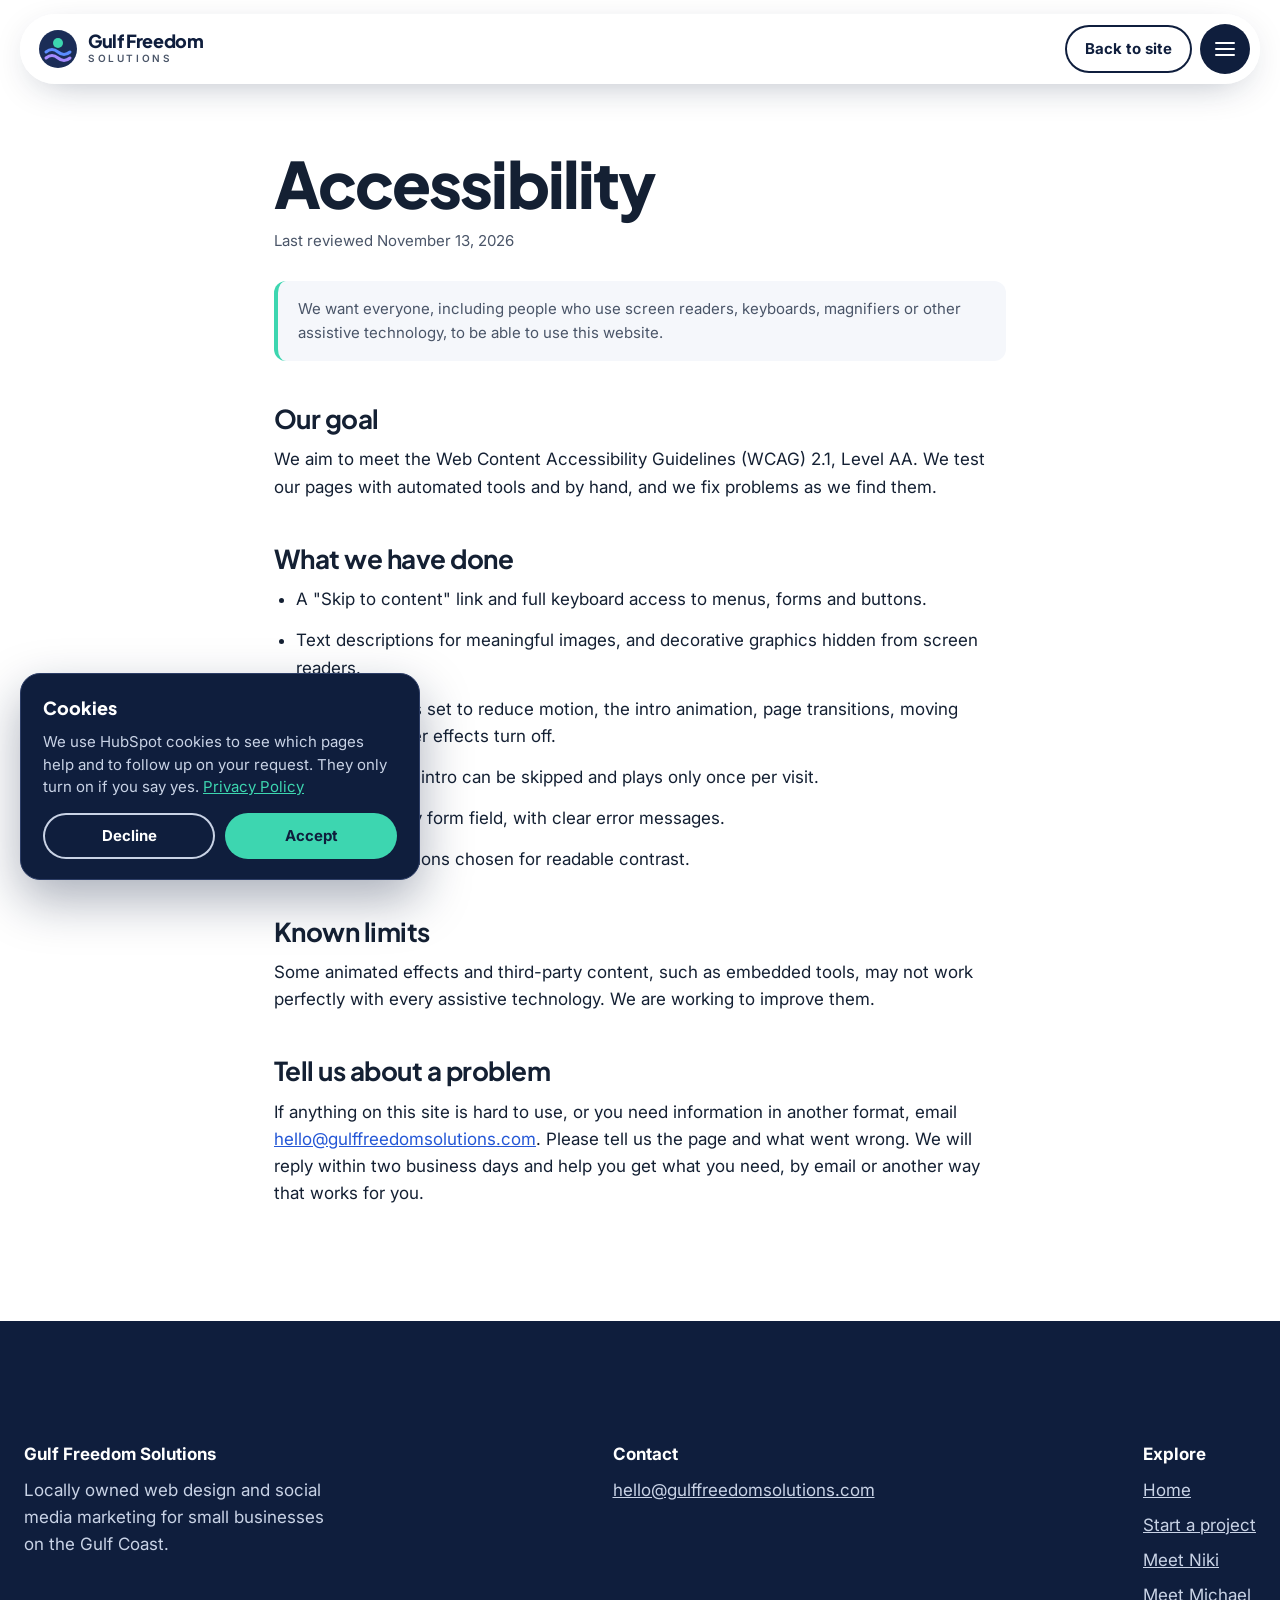
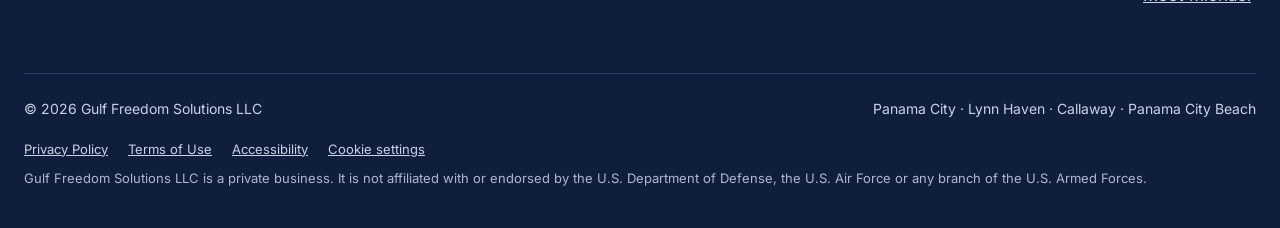
<file: accessibility.html>
<!doctype html>
<html lang="en" class="no-js">
<head>
<meta charset="utf-8">
<meta name="viewport" content="width=device-width, initial-scale=1">
<meta http-equiv="Content-Security-Policy" content="object-src 'none'; base-uri 'self'; form-action 'self' https://formspree.io; upgrade-insecure-requests">
<meta name="referrer" content="strict-origin-when-cross-origin">
<title>Accessibility | Gulf Freedom Solutions</title>
<meta name="description" content="Gulf Freedom Solutions accessibility statement and how to report a problem.">
<link rel="canonical" href="https://gulffreedomsolutions.com/accessibility.html">
<meta name="robots" content="index, follow, max-image-preview:large, max-snippet:-1">
<meta name="theme-color" content="#0F1E3D">
<meta name="geo.region" content="US-FL">
<meta name="geo.placename" content="Panama City">
<meta property="og:type" content="website">
<meta property="og:site_name" content="Gulf Freedom Solutions">
<meta property="og:locale" content="en_US">
<meta property="og:url" content="https://gulffreedomsolutions.com/accessibility.html">
<meta property="og:title" content="Accessibility | Gulf Freedom Solutions">
<meta property="og:description" content="Gulf Freedom Solutions accessibility statement and how to report a problem.">
<meta property="og:image" content="https://gulffreedomsolutions.com/assets/og-image.jpg">
<meta property="og:image:width" content="1200">
<meta property="og:image:height" content="630">
<meta property="og:image:alt" content="Gulf Freedom Solutions: websites and social media ads that get you found. Locally owned in Panama City, Florida.">
<meta name="twitter:card" content="summary_large_image">
<meta name="twitter:title" content="Accessibility | Gulf Freedom Solutions">
<meta name="twitter:description" content="Gulf Freedom Solutions accessibility statement and how to report a problem.">
<meta name="twitter:image" content="https://gulffreedomsolutions.com/assets/og-image.jpg">
<link rel="apple-touch-icon" href="assets/brand/gfs-mark.png">
<link rel="sitemap" type="application/xml" href="/sitemap.xml">
<script type="application/ld+json">
{
 "@context": "https://schema.org",
 "@graph": [
  {
   "@type": "Organization",
   "@id": "https://gulffreedomsolutions.com/#organization",
   "name": "Gulf Freedom Solutions",
   "url": "https://gulffreedomsolutions.com/"
  },
  {
   "@type": "WebPage",
   "@id": "https://gulffreedomsolutions.com/accessibility.html#webpage",
   "url": "https://gulffreedomsolutions.com/accessibility.html",
   "name": "Accessibility",
   "isPartOf": {
    "@id": "https://gulffreedomsolutions.com/#website"
   },
   "inLanguage": "en-US"
  },
  {
   "@type": "BreadcrumbList",
   "itemListElement": [
    {
     "@type": "ListItem",
     "position": 1,
     "name": "Home",
     "item": "https://gulffreedomsolutions.com/"
    },
    {
     "@type": "ListItem",
     "position": 2,
     "name": "Accessibility",
     "item": "https://gulffreedomsolutions.com/accessibility.html"
    }
   ]
  }
 ]
}
</script>
<script>document.documentElement.className='js';</script>
<link rel="preconnect" href="https://fonts.googleapis.com">
<link rel="preconnect" href="https://fonts.gstatic.com" crossorigin>
<link href="https://fonts.googleapis.com/css2?family=Plus+Jakarta+Sans:wght@500;700;800&family=Inter:wght@400;500;600&display=swap" rel="stylesheet">
<link rel="icon" href="assets/favicon.svg">
<link rel="stylesheet" href="assets/site.css">
</head>
<body>
<div class="px" id="px" aria-hidden="true" style="background:#0F1E3D"></div>
<a class="sr" href="#main">Skip to content</a>

<header class="bar">
  <a class="logo" href="index.html" aria-label="Gulf Freedom Solutions home">
    <svg width="40" height="40" viewBox="0 0 40 40" aria-hidden="true"><circle cx="20" cy="20" r="19" fill="#1B2D57"/><circle class="sun" cx="20" cy="14" r="5" fill="#3DD6B0"/><path d="M8 23 q6 -5 12 0 t12 0" stroke="#5B8CFF" stroke-width="3" fill="none" stroke-linecap="round"/><path d="M8 29 q6 -5 12 0 t12 0" stroke="#A58BFF" stroke-width="3" fill="none" stroke-linecap="round"/></svg>
    <span><b>Gulf Freedom</b><small>SOLUTIONS</small></span>
  </a>
  <div class="bar-right">
    <a class="btn btn-line bar-cta" href="index.html">Back to site</a>
    <button class="burger" type="button" aria-expanded="false" aria-controls="menu" aria-label="Open menu"><span></span><span></span><span></span></button>
  </div>
</header>

<div class="menu" id="menu" aria-hidden="true">
  <nav aria-label="Site">
    <a href="index.html" data-img="https://images.unsplash.com/photo-1703556891303-99ed089279e6?auto=format&fit=crop&w=900&q=70"><span>Home</span></a>
    <a href="index.html#services" data-img="https://images.unsplash.com/photo-1727099375394-dc6ebeb52794?auto=format&fit=crop&w=900&q=70"><span style="--d:.05s">Services</span></a>
    <a href="index.html#quote" data-img="https://images.unsplash.com/photo-1651458198368-77036875857e?auto=format&fit=crop&w=900&q=70"><span style="--d:.1s">Pricing</span></a>
    <a href="team/niki.html" data-img="assets/img/niki-life-2.jpg"><span style="--d:.15s">Meet Niki</span></a>
    <a href="team/partner.html" data-img="https://images.unsplash.com/photo-1651024954897-c4007704ae73?auto=format&fit=crop&w=900&q=70"><span style="--d:.2s">Meet Michael</span></a>
    <a href="start.html" data-img="https://images.unsplash.com/photo-1701664708493-e7a4012bf525?auto=format&fit=crop&w=900&q=70"><span style="--d:.25s" class="grad">Start a project</span></a>
  </nav>
  <aside>
    <div class="menu-peek" aria-hidden="true"></div>
    <div><b>Say hello</b><a href="mailto:hello@gulffreedomsolutions.com">hello@gulffreedomsolutions.com</a></div>
    <div><b>Serving</b>Panama City · Lynn Haven · Callaway · Panama City Beach</div>
    <div class="menu-legal"><a href="privacy.html">Privacy</a><a href="terms.html">Terms</a><a href="accessibility.html">Accessibility</a><button type="button" data-cookie-settings>Cookie settings</button></div>
  </aside>
</div>

<main id="main" class="legal">
<h1>Accessibility</h1>
<p class="upd">Last reviewed November 13, 2026</p>
<p class="note">We want everyone, including people who use screen readers, keyboards, magnifiers or other assistive technology, to be able to use this website.</p>

<h2>Our goal</h2>
<p>We aim to meet the Web Content Accessibility Guidelines (WCAG) 2.1, Level AA. We test our pages with automated tools and by hand, and we fix problems as we find them.</p>

<h2>What we have done</h2>
<ul>
<li>A "Skip to content" link and full keyboard access to menus, forms and buttons.</li>
<li>Text descriptions for meaningful images, and decorative graphics hidden from screen readers.</li>
<li>If your device is set to reduce motion, the intro animation, page transitions, moving cursor and other effects turn off.</li>
<li>The homepage intro can be skipped and plays only once per visit.</li>
<li>Labels on every form field, with clear error messages.</li>
<li>Color combinations chosen for readable contrast.</li>
</ul>

<h2>Known limits</h2>
<p>Some animated effects and third-party content, such as embedded tools, may not work perfectly with every assistive technology. We are working to improve them.</p>

<h2>Tell us about a problem</h2>
<p>If anything on this site is hard to use, or you need information in another format, email <a href="mailto:hello@gulffreedomsolutions.com">hello@gulffreedomsolutions.com</a>. Please tell us the page and what went wrong. We will reply within two business days and help you get what you need, by email or another way that works for you.</p>

</main>

<footer class="foot">
  <div class="wrap">
    <div class="foot-cols" style="margin-top:0">
      <div style="max-width:320px"><b>Gulf Freedom Solutions</b><span>Locally owned web design and social media marketing for small businesses on the Gulf Coast.</span></div>
      <div><b>Contact</b><a href="mailto:hello@gulffreedomsolutions.com">hello@gulffreedomsolutions.com</a></div>
      <div><b>Explore</b><a href="index.html">Home</a><a href="start.html">Start a project</a><a href="team/niki.html">Meet Niki</a><a href="team/partner.html">Meet Michael</a></div>
    </div>
    <div class="foot-bottom"><span>© <span data-year>2026</span> Gulf Freedom Solutions LLC</span><span>Panama City · Lynn Haven · Callaway · Panama City Beach</span></div>
    <div class="foot-legal"><a href="privacy.html">Privacy Policy</a><a href="terms.html">Terms of Use</a><a href="accessibility.html">Accessibility</a><button type="button" data-cookie-settings>Cookie settings</button><p>Gulf Freedom Solutions LLC is a private business. It is not affiliated with or endorsed by the U.S. Department of Defense, the U.S. Air Force or any branch of the U.S. Armed Forces.</p></div>
  </div>
</footer>

<script src="assets/site.js"></script>
<script src="assets/consent.js"></script>
</body>
</html>
</file>
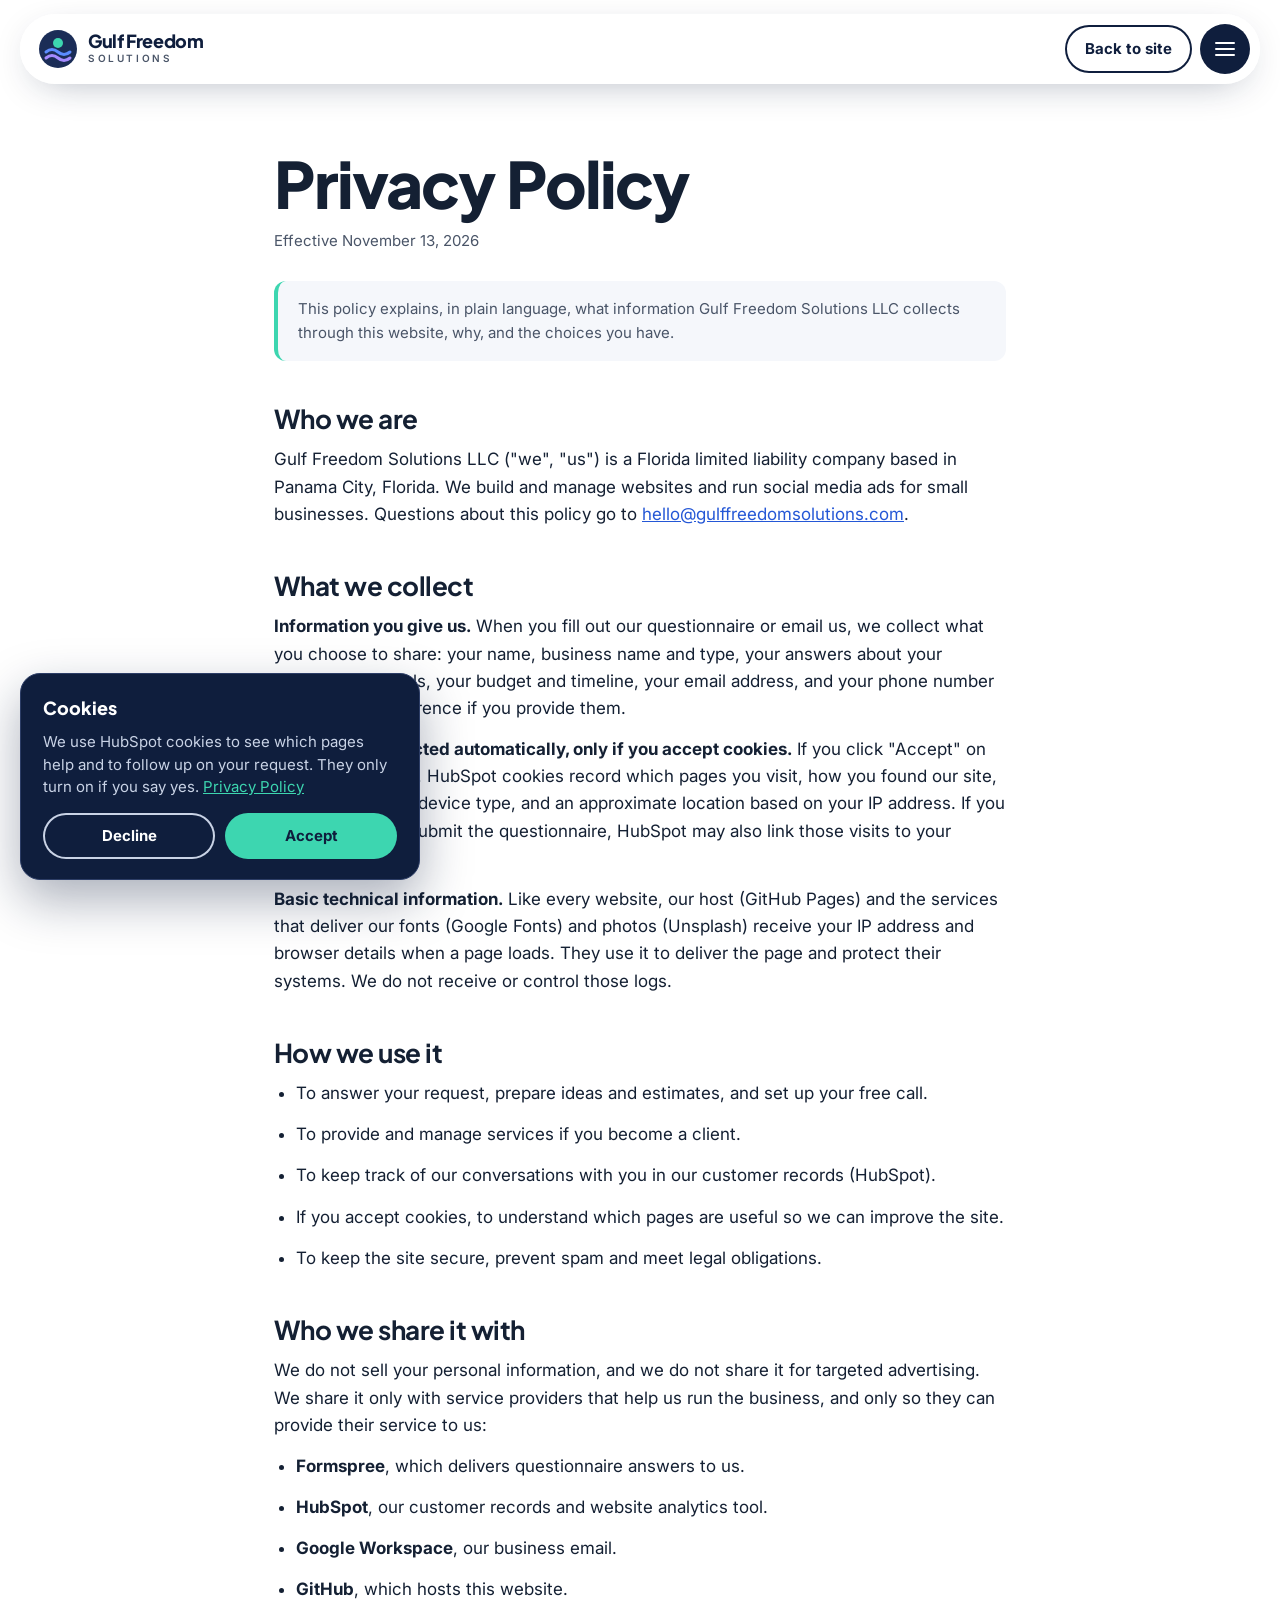
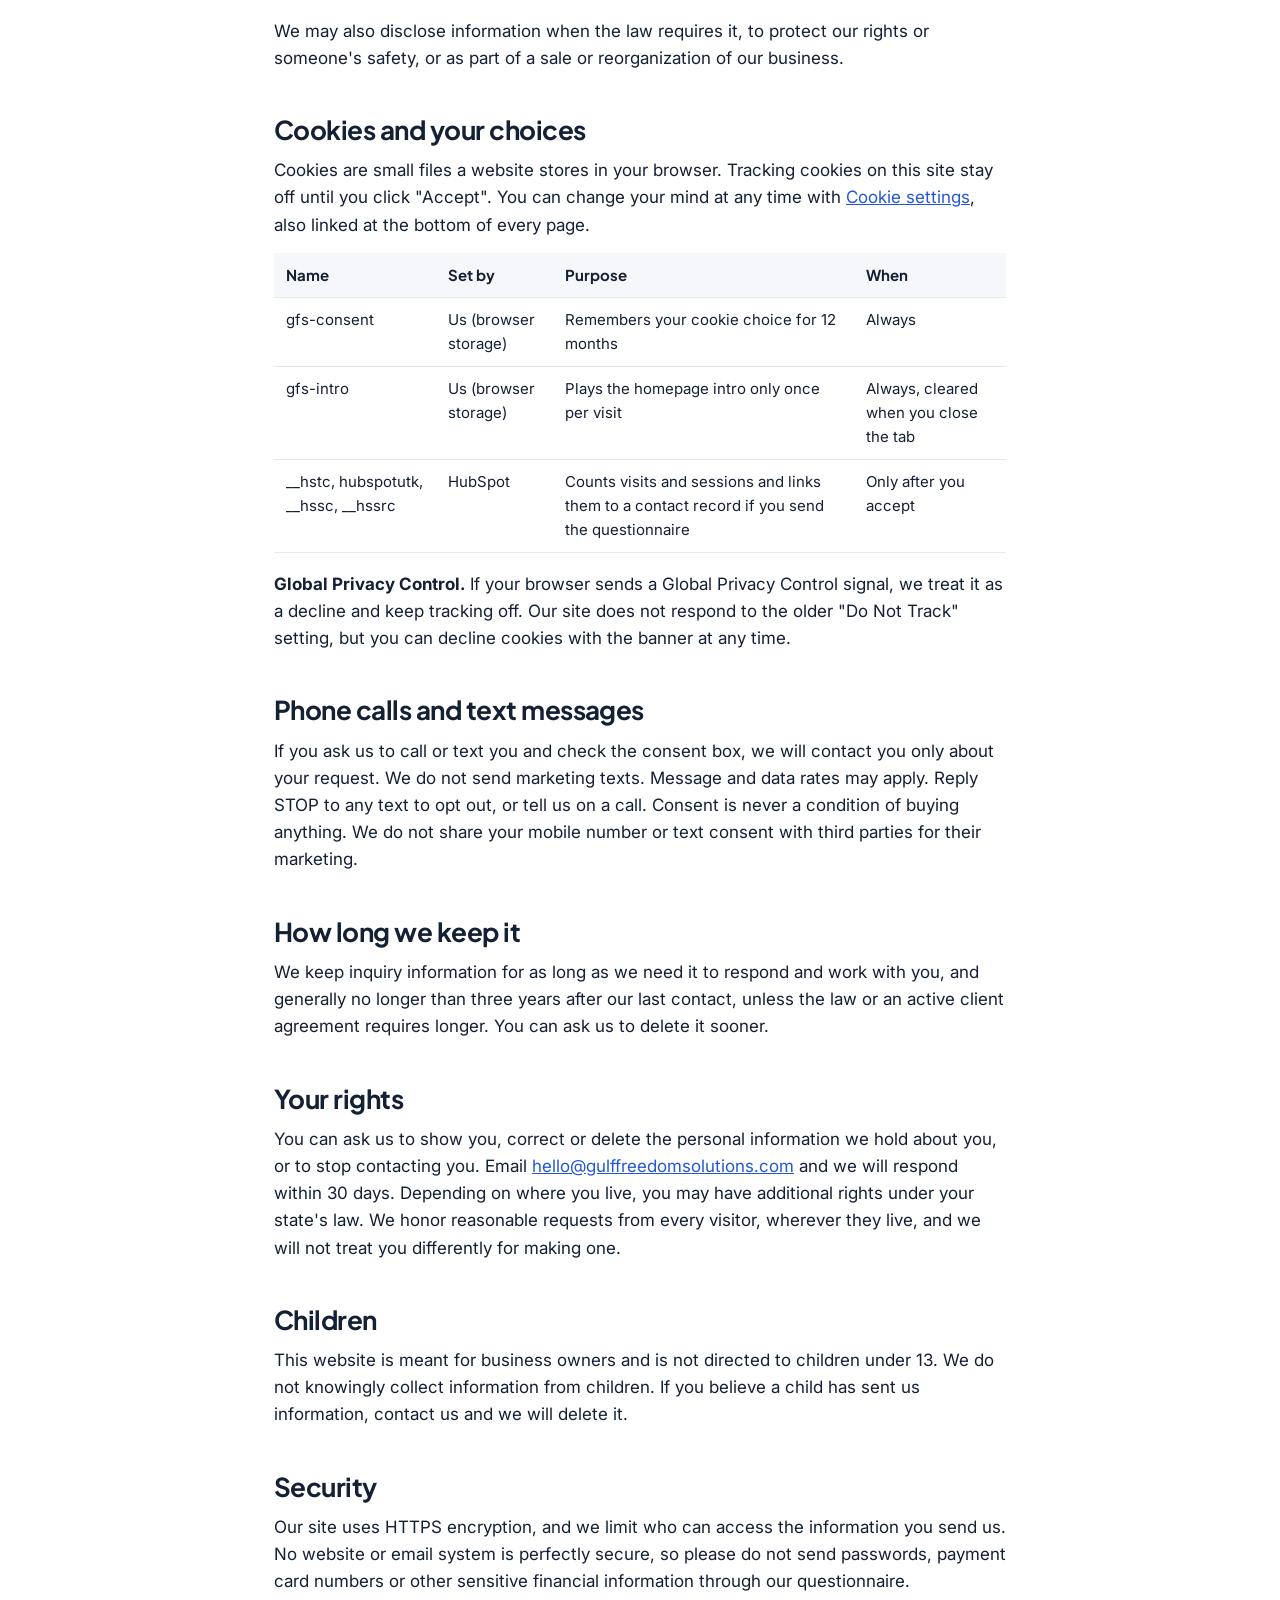
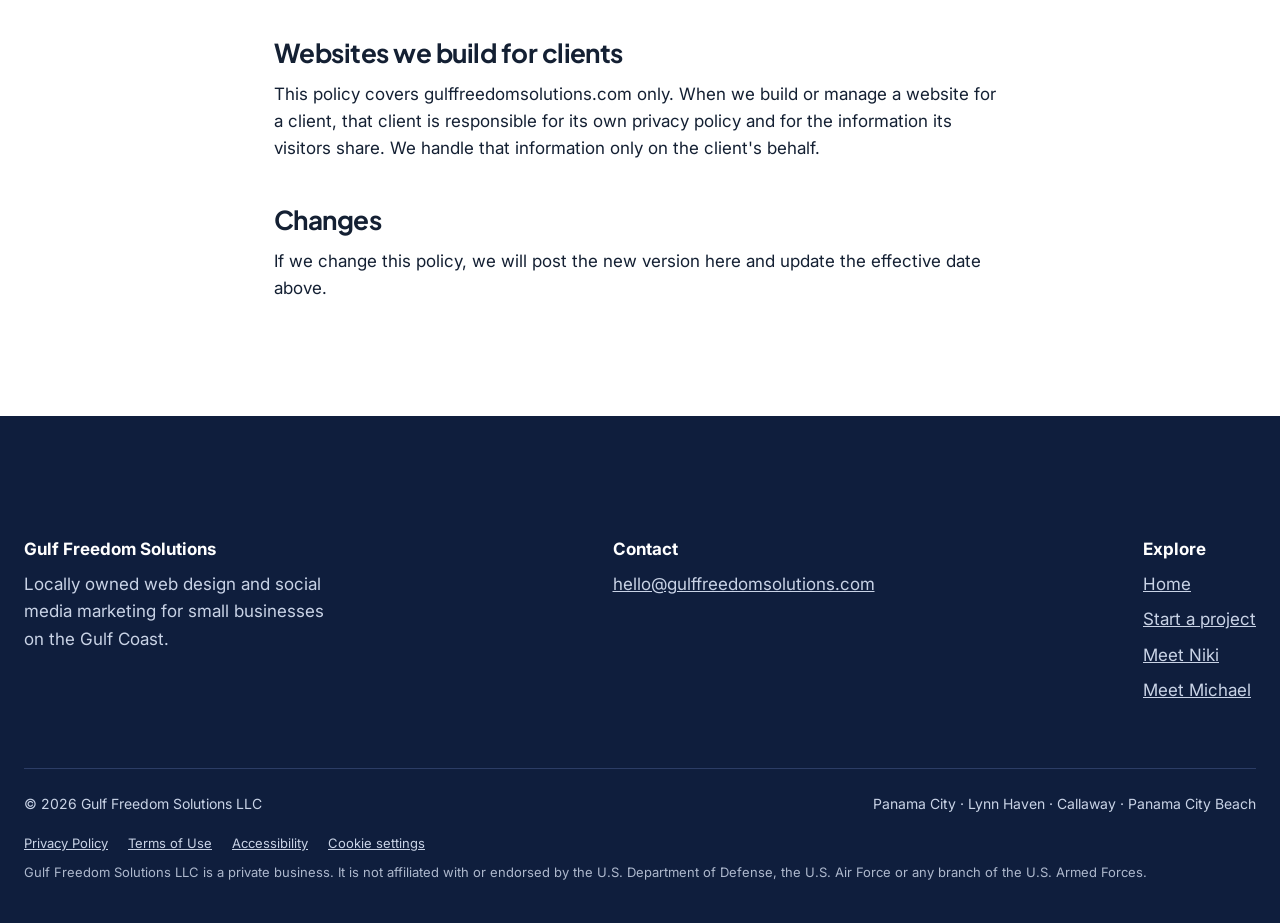
<file: privacy.html>
<!doctype html>
<html lang="en" class="no-js">
<head>
<meta charset="utf-8">
<meta name="viewport" content="width=device-width, initial-scale=1">
<meta http-equiv="Content-Security-Policy" content="object-src 'none'; base-uri 'self'; form-action 'self' https://formspree.io; upgrade-insecure-requests">
<meta name="referrer" content="strict-origin-when-cross-origin">
<title>Privacy Policy | Gulf Freedom Solutions</title>
<meta name="description" content="How Gulf Freedom Solutions LLC collects, uses and protects your information, and the choices you have.">
<link rel="canonical" href="https://gulffreedomsolutions.com/privacy.html">
<meta name="robots" content="index, follow, max-image-preview:large, max-snippet:-1">
<meta name="theme-color" content="#0F1E3D">
<meta name="geo.region" content="US-FL">
<meta name="geo.placename" content="Panama City">
<meta property="og:type" content="website">
<meta property="og:site_name" content="Gulf Freedom Solutions">
<meta property="og:locale" content="en_US">
<meta property="og:url" content="https://gulffreedomsolutions.com/privacy.html">
<meta property="og:title" content="Privacy Policy | Gulf Freedom Solutions">
<meta property="og:description" content="How Gulf Freedom Solutions LLC collects, uses and protects your information, and the choices you have.">
<meta property="og:image" content="https://gulffreedomsolutions.com/assets/og-image.jpg">
<meta property="og:image:width" content="1200">
<meta property="og:image:height" content="630">
<meta property="og:image:alt" content="Gulf Freedom Solutions: websites and social media ads that get you found. Locally owned in Panama City, Florida.">
<meta name="twitter:card" content="summary_large_image">
<meta name="twitter:title" content="Privacy Policy | Gulf Freedom Solutions">
<meta name="twitter:description" content="How Gulf Freedom Solutions LLC collects, uses and protects your information, and the choices you have.">
<meta name="twitter:image" content="https://gulffreedomsolutions.com/assets/og-image.jpg">
<link rel="apple-touch-icon" href="assets/brand/gfs-mark.png">
<link rel="sitemap" type="application/xml" href="/sitemap.xml">
<script type="application/ld+json">
{
 "@context": "https://schema.org",
 "@graph": [
  {
   "@type": "Organization",
   "@id": "https://gulffreedomsolutions.com/#organization",
   "name": "Gulf Freedom Solutions",
   "url": "https://gulffreedomsolutions.com/"
  },
  {
   "@type": "WebPage",
   "@id": "https://gulffreedomsolutions.com/privacy.html#webpage",
   "url": "https://gulffreedomsolutions.com/privacy.html",
   "name": "Privacy Policy",
   "isPartOf": {
    "@id": "https://gulffreedomsolutions.com/#website"
   },
   "inLanguage": "en-US"
  },
  {
   "@type": "BreadcrumbList",
   "itemListElement": [
    {
     "@type": "ListItem",
     "position": 1,
     "name": "Home",
     "item": "https://gulffreedomsolutions.com/"
    },
    {
     "@type": "ListItem",
     "position": 2,
     "name": "Privacy Policy",
     "item": "https://gulffreedomsolutions.com/privacy.html"
    }
   ]
  }
 ]
}
</script>
<script>document.documentElement.className='js';</script>
<link rel="preconnect" href="https://fonts.googleapis.com">
<link rel="preconnect" href="https://fonts.gstatic.com" crossorigin>
<link href="https://fonts.googleapis.com/css2?family=Plus+Jakarta+Sans:wght@500;700;800&family=Inter:wght@400;500;600&display=swap" rel="stylesheet">
<link rel="icon" href="assets/favicon.svg">
<link rel="stylesheet" href="assets/site.css">
</head>
<body>
<div class="px" id="px" aria-hidden="true" style="background:#0F1E3D"></div>
<a class="sr" href="#main">Skip to content</a>

<header class="bar">
  <a class="logo" href="index.html" aria-label="Gulf Freedom Solutions home">
    <svg width="40" height="40" viewBox="0 0 40 40" aria-hidden="true"><circle cx="20" cy="20" r="19" fill="#1B2D57"/><circle class="sun" cx="20" cy="14" r="5" fill="#3DD6B0"/><path d="M8 23 q6 -5 12 0 t12 0" stroke="#5B8CFF" stroke-width="3" fill="none" stroke-linecap="round"/><path d="M8 29 q6 -5 12 0 t12 0" stroke="#A58BFF" stroke-width="3" fill="none" stroke-linecap="round"/></svg>
    <span><b>Gulf Freedom</b><small>SOLUTIONS</small></span>
  </a>
  <div class="bar-right">
    <a class="btn btn-line bar-cta" href="index.html">Back to site</a>
    <button class="burger" type="button" aria-expanded="false" aria-controls="menu" aria-label="Open menu"><span></span><span></span><span></span></button>
  </div>
</header>

<div class="menu" id="menu" aria-hidden="true">
  <nav aria-label="Site">
    <a href="index.html" data-img="https://images.unsplash.com/photo-1703556891303-99ed089279e6?auto=format&fit=crop&w=900&q=70"><span>Home</span></a>
    <a href="index.html#services" data-img="https://images.unsplash.com/photo-1727099375394-dc6ebeb52794?auto=format&fit=crop&w=900&q=70"><span style="--d:.05s">Services</span></a>
    <a href="index.html#quote" data-img="https://images.unsplash.com/photo-1651458198368-77036875857e?auto=format&fit=crop&w=900&q=70"><span style="--d:.1s">Pricing</span></a>
    <a href="team/niki.html" data-img="assets/img/niki-life-2.jpg"><span style="--d:.15s">Meet Niki</span></a>
    <a href="team/partner.html" data-img="https://images.unsplash.com/photo-1651024954897-c4007704ae73?auto=format&fit=crop&w=900&q=70"><span style="--d:.2s">Meet Michael</span></a>
    <a href="start.html" data-img="https://images.unsplash.com/photo-1701664708493-e7a4012bf525?auto=format&fit=crop&w=900&q=70"><span style="--d:.25s" class="grad">Start a project</span></a>
  </nav>
  <aside>
    <div class="menu-peek" aria-hidden="true"></div>
    <div><b>Say hello</b><a href="mailto:hello@gulffreedomsolutions.com">hello@gulffreedomsolutions.com</a></div>
    <div><b>Serving</b>Panama City · Lynn Haven · Callaway · Panama City Beach</div>
    <div class="menu-legal"><a href="privacy.html">Privacy</a><a href="terms.html">Terms</a><a href="accessibility.html">Accessibility</a><button type="button" data-cookie-settings>Cookie settings</button></div>
  </aside>
</div>

<main id="main" class="legal">
<h1>Privacy Policy</h1>
<p class="upd">Effective November 13, 2026</p>
<p class="note">This policy explains, in plain language, what information Gulf Freedom Solutions LLC collects through this website, why, and the choices you have.</p>

<h2>Who we are</h2>
<p>Gulf Freedom Solutions LLC ("we", "us") is a Florida limited liability company based in Panama City, Florida. We build and manage websites and run social media ads for small businesses. Questions about this policy go to <a href="mailto:hello@gulffreedomsolutions.com">hello@gulffreedomsolutions.com</a>.</p>

<h2>What we collect</h2>
<p><b>Information you give us.</b> When you fill out our questionnaire or email us, we collect what you choose to share: your name, business name and type, your answers about your business and goals, your budget and timeline, your email address, and your phone number and contact preference if you provide them.</p>
<p><b>Information collected automatically, only if you accept cookies.</b> If you click "Accept" on our cookie banner, HubSpot cookies record which pages you visit, how you found our site, your browser and device type, and an approximate location based on your IP address. If you accept and then submit the questionnaire, HubSpot may also link those visits to your contact record.</p>
<p><b>Basic technical information.</b> Like every website, our host (GitHub Pages) and the services that deliver our fonts (Google Fonts) and photos (Unsplash) receive your IP address and browser details when a page loads. They use it to deliver the page and protect their systems. We do not receive or control those logs.</p>

<h2>How we use it</h2>
<ul>
<li>To answer your request, prepare ideas and estimates, and set up your free call.</li>
<li>To provide and manage services if you become a client.</li>
<li>To keep track of our conversations with you in our customer records (HubSpot).</li>
<li>If you accept cookies, to understand which pages are useful so we can improve the site.</li>
<li>To keep the site secure, prevent spam and meet legal obligations.</li>
</ul>

<h2>Who we share it with</h2>
<p>We do not sell your personal information, and we do not share it for targeted advertising. We share it only with service providers that help us run the business, and only so they can provide their service to us:</p>
<ul>
<li><b>Formspree</b>, which delivers questionnaire answers to us.</li>
<li><b>HubSpot</b>, our customer records and website analytics tool.</li>
<li><b>Google Workspace</b>, our business email.</li>
<li><b>GitHub</b>, which hosts this website.</li>
</ul>
<p>We may also disclose information when the law requires it, to protect our rights or someone's safety, or as part of a sale or reorganization of our business.</p>

<h2 id="cookies">Cookies and your choices</h2>
<p>Cookies are small files a website stores in your browser. Tracking cookies on this site stay off until you click "Accept". You can change your mind at any time with <button type="button" data-cookie-settings style="font:inherit;color:var(--blue);background:none;border:0;padding:0;text-decoration:underline;cursor:pointer">Cookie settings</button>, also linked at the bottom of every page.</p>
<div class="tw"><table>
<thead><tr><th>Name</th><th>Set by</th><th>Purpose</th><th>When</th></tr></thead>
<tbody>
<tr><td>gfs-consent</td><td>Us (browser storage)</td><td>Remembers your cookie choice for 12 months</td><td>Always</td></tr>
<tr><td>gfs-intro</td><td>Us (browser storage)</td><td>Plays the homepage intro only once per visit</td><td>Always, cleared when you close the tab</td></tr>
<tr><td>__hstc, hubspotutk, __hssc, __hssrc</td><td>HubSpot</td><td>Counts visits and sessions and links them to a contact record if you send the questionnaire</td><td>Only after you accept</td></tr>
</tbody></table></div>
<p><b>Global Privacy Control.</b> If your browser sends a Global Privacy Control signal, we treat it as a decline and keep tracking off. Our site does not respond to the older "Do Not Track" setting, but you can decline cookies with the banner at any time.</p>

<h2>Phone calls and text messages</h2>
<p>If you ask us to call or text you and check the consent box, we will contact you only about your request. We do not send marketing texts. Message and data rates may apply. Reply STOP to any text to opt out, or tell us on a call. Consent is never a condition of buying anything. We do not share your mobile number or text consent with third parties for their marketing.</p>

<h2>How long we keep it</h2>
<p>We keep inquiry information for as long as we need it to respond and work with you, and generally no longer than three years after our last contact, unless the law or an active client agreement requires longer. You can ask us to delete it sooner.</p>

<h2>Your rights</h2>
<p>You can ask us to show you, correct or delete the personal information we hold about you, or to stop contacting you. Email <a href="mailto:hello@gulffreedomsolutions.com">hello@gulffreedomsolutions.com</a> and we will respond within 30 days. Depending on where you live, you may have additional rights under your state's law. We honor reasonable requests from every visitor, wherever they live, and we will not treat you differently for making one.</p>

<h2>Children</h2>
<p>This website is meant for business owners and is not directed to children under 13. We do not knowingly collect information from children. If you believe a child has sent us information, contact us and we will delete it.</p>

<h2>Security</h2>
<p>Our site uses HTTPS encryption, and we limit who can access the information you send us. No website or email system is perfectly secure, so please do not send passwords, payment card numbers or other sensitive financial information through our questionnaire.</p>

<h2>Websites we build for clients</h2>
<p>This policy covers gulffreedomsolutions.com only. When we build or manage a website for a client, that client is responsible for its own privacy policy and for the information its visitors share. We handle that information only on the client's behalf.</p>

<h2>Changes</h2>
<p>If we change this policy, we will post the new version here and update the effective date above.</p>

</main>

<footer class="foot">
  <div class="wrap">
    <div class="foot-cols" style="margin-top:0">
      <div style="max-width:320px"><b>Gulf Freedom Solutions</b><span>Locally owned web design and social media marketing for small businesses on the Gulf Coast.</span></div>
      <div><b>Contact</b><a href="mailto:hello@gulffreedomsolutions.com">hello@gulffreedomsolutions.com</a></div>
      <div><b>Explore</b><a href="index.html">Home</a><a href="start.html">Start a project</a><a href="team/niki.html">Meet Niki</a><a href="team/partner.html">Meet Michael</a></div>
    </div>
    <div class="foot-bottom"><span>© <span data-year>2026</span> Gulf Freedom Solutions LLC</span><span>Panama City · Lynn Haven · Callaway · Panama City Beach</span></div>
    <div class="foot-legal"><a href="privacy.html">Privacy Policy</a><a href="terms.html">Terms of Use</a><a href="accessibility.html">Accessibility</a><button type="button" data-cookie-settings>Cookie settings</button><p>Gulf Freedom Solutions LLC is a private business. It is not affiliated with or endorsed by the U.S. Department of Defense, the U.S. Air Force or any branch of the U.S. Armed Forces.</p></div>
  </div>
</footer>

<script src="assets/site.js"></script>
<script src="assets/consent.js"></script>
</body>
</html>
</file>
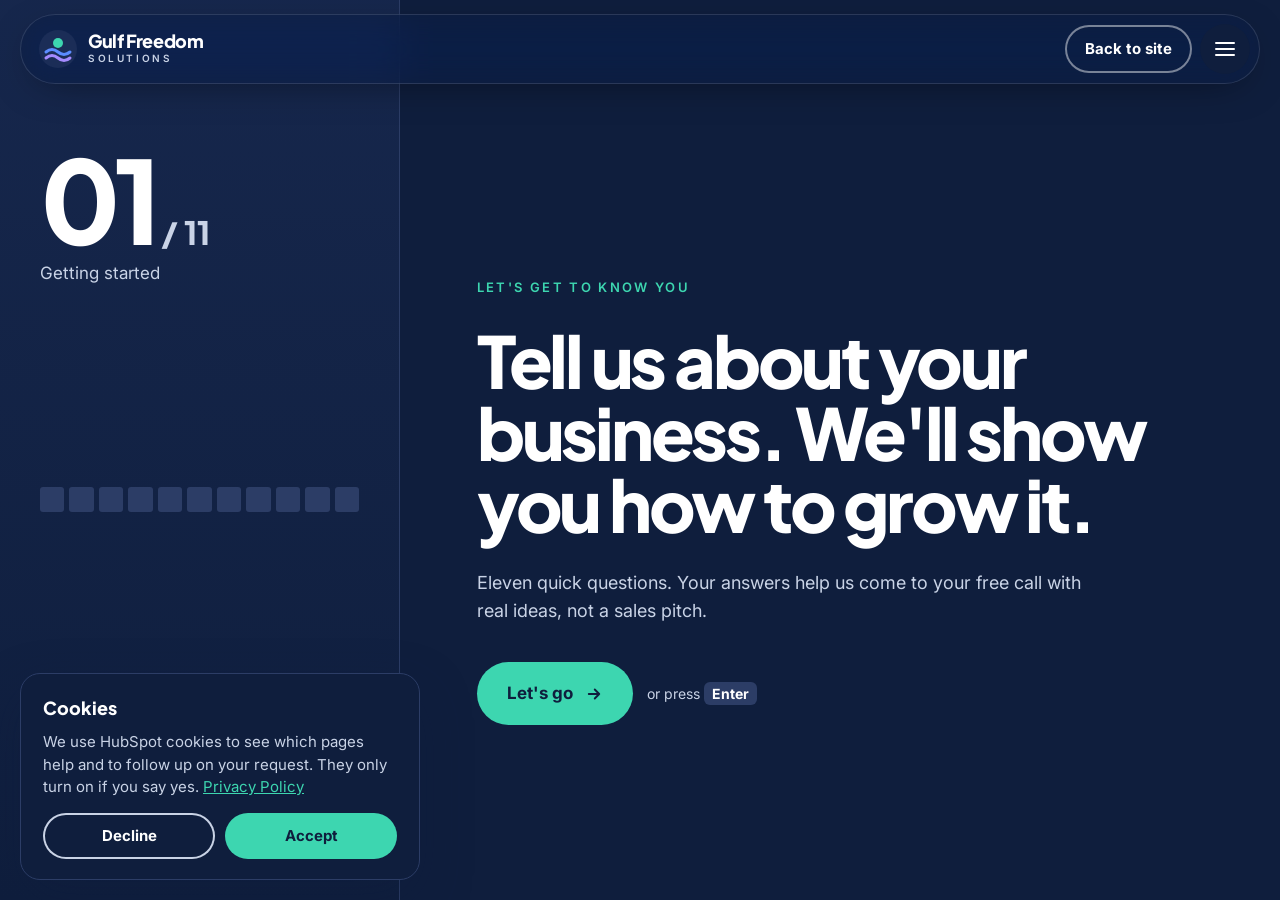
<file: start.html>
<!doctype html>
<html lang="en" class="no-js">
<head>
<meta charset="utf-8">
<meta name="viewport" content="width=device-width, initial-scale=1">
<meta http-equiv="Content-Security-Policy" content="object-src 'none'; base-uri 'self'; form-action 'self' https://formspree.io; upgrade-insecure-requests">
<meta name="referrer" content="strict-origin-when-cross-origin">
<title>Start Your Project: Free Consultation | Gulf Freedom Solutions</title>
<meta name="description" content="Tell us about your Bay County business in about five minutes. Gulf Freedom Solutions will reach out to set up a free, no-pressure call about your website and ads.">
<link rel="canonical" href="https://gulffreedomsolutions.com/start.html">
<meta name="robots" content="index, follow, max-image-preview:large, max-snippet:-1">
<meta name="theme-color" content="#0F1E3D">
<meta name="geo.region" content="US-FL">
<meta name="geo.placename" content="Panama City">
<meta property="og:type" content="website">
<meta property="og:site_name" content="Gulf Freedom Solutions">
<meta property="og:locale" content="en_US">
<meta property="og:url" content="https://gulffreedomsolutions.com/start.html">
<meta property="og:title" content="Start Your Project: Free Consultation | Gulf Freedom Solutions">
<meta property="og:description" content="Tell us about your Bay County business in about five minutes. Gulf Freedom Solutions will reach out to set up a free, no-pressure call about your website and ads.">
<meta property="og:image" content="https://gulffreedomsolutions.com/assets/og-image.jpg">
<meta property="og:image:width" content="1200">
<meta property="og:image:height" content="630">
<meta property="og:image:alt" content="Gulf Freedom Solutions: websites and social media ads that get you found. Locally owned in Panama City, Florida.">
<meta name="twitter:card" content="summary_large_image">
<meta name="twitter:title" content="Start Your Project: Free Consultation | Gulf Freedom Solutions">
<meta name="twitter:description" content="Tell us about your Bay County business in about five minutes. Gulf Freedom Solutions will reach out to set up a free, no-pressure call about your website and ads.">
<meta name="twitter:image" content="https://gulffreedomsolutions.com/assets/og-image.jpg">
<link rel="apple-touch-icon" href="assets/brand/gfs-mark.png">
<link rel="sitemap" type="application/xml" href="/sitemap.xml">
<script type="application/ld+json">
{
 "@context": "https://schema.org",
 "@graph": [
  {
   "@type": "Organization",
   "@id": "https://gulffreedomsolutions.com/#organization",
   "name": "Gulf Freedom Solutions",
   "url": "https://gulffreedomsolutions.com/"
  },
  {
   "@type": "WebPage",
   "@id": "https://gulffreedomsolutions.com/start.html#webpage",
   "url": "https://gulffreedomsolutions.com/start.html",
   "name": "Start your project",
   "isPartOf": {
    "@id": "https://gulffreedomsolutions.com/#website"
   },
   "inLanguage": "en-US",
   "about": {
    "@id": "https://gulffreedomsolutions.com/#organization"
   }
  },
  {
   "@type": "BreadcrumbList",
   "itemListElement": [
    {
     "@type": "ListItem",
     "position": 1,
     "name": "Home",
     "item": "https://gulffreedomsolutions.com/"
    },
    {
     "@type": "ListItem",
     "position": 2,
     "name": "Start your project",
     "item": "https://gulffreedomsolutions.com/start.html"
    }
   ]
  }
 ]
}
</script>
<script>document.documentElement.className='js';</script>
<link rel="preconnect" href="https://fonts.googleapis.com">
<link rel="preconnect" href="https://fonts.gstatic.com" crossorigin>
<link href="https://fonts.googleapis.com/css2?family=Plus+Jakarta+Sans:wght@500;700;800&family=Inter:wght@400;500;600;700&display=swap" rel="stylesheet">
<link rel="icon" href="assets/favicon.svg">
<link rel="stylesheet" href="assets/site.css">
<link rel="stylesheet" href="assets/start.css">
</head>
<body class="q">
<div class="px" id="px" aria-hidden="true" style="background:#0F1E3D"></div>

<header class="bar">
  <a class="logo" href="index.html" aria-label="Gulf Freedom Solutions home">
    <svg width="40" height="40" viewBox="0 0 40 40" aria-hidden="true"><circle cx="20" cy="20" r="19" fill="#1B2D57"/><circle class="sun" cx="20" cy="14" r="5" fill="#3DD6B0"/><path d="M8 23 q6 -5 12 0 t12 0" stroke="#5B8CFF" stroke-width="3" fill="none" stroke-linecap="round"/><path d="M8 29 q6 -5 12 0 t12 0" stroke="#A58BFF" stroke-width="3" fill="none" stroke-linecap="round"/></svg>
    <span><b>Gulf Freedom</b><small>SOLUTIONS</small></span>
  </a>
  <div class="bar-right">
    <a class="btn btn-ghost bar-cta" href="index.html">Back to site</a>
    <button class="burger" type="button" aria-expanded="false" aria-controls="menu" aria-label="Open menu"><span></span><span></span><span></span></button>
  </div>
</header>

<div class="menu" id="menu" aria-hidden="true">
  <nav aria-label="Site">
    <a href="index.html" data-img="https://images.unsplash.com/photo-1703556891303-99ed089279e6?auto=format&fit=crop&w=900&q=70"><span>Home</span></a>
    <a href="index.html#services" data-img="https://images.unsplash.com/photo-1727099375394-dc6ebeb52794?auto=format&fit=crop&w=900&q=70"><span style="--d:.05s">Services</span></a>
    <a href="index.html#quote" data-img="https://images.unsplash.com/photo-1651458198368-77036875857e?auto=format&fit=crop&w=900&q=70"><span style="--d:.1s">Pricing</span></a>
    <a href="team/niki.html" data-img="assets/img/niki-life-2.jpg"><span style="--d:.15s">Meet Niki</span></a>
    <a href="team/partner.html" data-img="https://images.unsplash.com/photo-1651024954897-c4007704ae73?auto=format&fit=crop&w=900&q=70"><span style="--d:.2s">Meet Michael</span></a>
    <a href="start.html" data-img="https://images.unsplash.com/photo-1701664708493-e7a4012bf525?auto=format&fit=crop&w=900&q=70"><span style="--d:.25s" class="grad">Start a project</span></a>
  </nav>
  <aside>
    <div class="menu-peek" aria-hidden="true"></div>
    <div><b>Say hello</b><a href="mailto:hello@gulffreedomsolutions.com">hello@gulffreedomsolutions.com</a></div>
    <div><b>Serving</b>Panama City · Lynn Haven · Callaway · Panama City Beach</div>
    <div class="menu-legal"><a href="privacy.html">Privacy</a><a href="terms.html">Terms</a><a href="accessibility.html">Accessibility</a><button type="button" data-cookie-settings>Cookie settings</button></div>
  </aside>
</div>

<main class="stage" id="main">
  <aside class="rail" aria-hidden="true">
    <div>
      <div class="count"><span id="n">01</span><small>/ 11</small></div>
      <p class="label" id="lbl">Getting started</p>
    </div>
    <div class="meter" id="meter"></div>
    <div class="why">
      <span>About 3 minutes.</span>
      <span>No pressure, no spam. We never sell your information.</span>
      <span>We reply within one business day to set up a free call.</span>
    </div>
  </aside>

  <div class="board" id="board">
    <div class="dust" id="dust" aria-hidden="true"></div>

    <!-- FORM: replace YOUR_FORM_ID below with the ID from your Formspree form -->
    <form id="qform" action="https://formspree.io/f/xoedqnne" method="POST" novalidate>
      <input type="hidden" name="_subject" value="New website questionnaire">
      <input type="text" name="_gotcha" tabindex="-1" autocomplete="off" aria-hidden="true" style="position:absolute;left:-9999px;width:1px;height:1px;opacity:0">

      <section class="step on" data-label="Getting started">
        <p class="kicker">Let's get to know you</p>
        <h1>Tell us about your business. We'll show you how to grow it.</h1>
        <p class="hint">Eleven quick questions. Your answers help us come to your free call with real ideas, not a sales pitch.</p>
        <div class="nav"><button type="button" class="btn btn-green next" data-magnet>Let's go <svg width="18" height="18" viewBox="0 0 24 24" fill="none" stroke="currentColor" stroke-width="2.5" stroke-linecap="round" stroke-linejoin="round" aria-hidden="true"><path d="M5 12h14M13 6l6 6-6 6"/></svg></button><span class="enter">or press <kbd>Enter</kbd></span></div>
      </section>

      <section class="step" data-label="About you">
        <p class="kicker">Question 1</p>
        <h2><label for="f-name">First things first. What's your name?</label></h2>
        <input class="big-in" id="f-name" name="name" type="text" autocomplete="name" placeholder="Type your name" required>
        <p class="err" role="alert"></p>
        <div class="nav"><button type="button" class="back">← Back</button><button type="button" class="btn btn-green next">Continue</button><span class="enter">press <kbd>Enter</kbd></span></div>
      </section>

      <section class="step" data-label="Your business">
        <p class="kicker">Question 2</p>
        <h2><label for="f-biz">Nice to meet you, <span data-name>friend</span>. What's your business called?</label></h2>
        <input class="big-in" id="f-biz" name="business" type="text" autocomplete="organization" placeholder="Business name (or your idea)">
        <p class="err" role="alert"></p>
        <div class="nav"><button type="button" class="back">← Back</button><button type="button" class="btn btn-green next">Continue</button><span class="enter">press <kbd>Enter</kbd></span></div>
      </section>

      <section class="step" data-label="Your industry" data-auto>
        <p class="kicker">Question 3</p>
        <h2 id="t-type">What kind of business is it?</h2>
        <div class="chips" role="radiogroup" aria-labelledby="t-type">
          <label class="chip"><input type="radio" name="business_type" value="Restaurant, cafe or food truck"><span><kbd>A</kbd>Restaurant, cafe or food truck</span></label>
          <label class="chip"><input type="radio" name="business_type" value="Home services"><span><kbd>B</kbd>Home services</span></label>
          <label class="chip"><input type="radio" name="business_type" value="Beauty, barber or salon"><span><kbd>C</kbd>Beauty, barber or salon</span></label>
          <label class="chip"><input type="radio" name="business_type" value="Retail shop"><span><kbd>D</kbd>Retail shop</span></label>
          <label class="chip"><input type="radio" name="business_type" value="Health, fitness or wellness"><span><kbd>E</kbd>Health, fitness or wellness</span></label>
          <label class="chip"><input type="radio" name="business_type" value="Tourism, rentals or beach"><span><kbd>F</kbd>Tourism, rentals or beach</span></label>
          <label class="chip"><input type="radio" name="business_type" value="Church, ministry or nonprofit"><span><kbd>G</kbd>Church, ministry or nonprofit</span></label>
          <label class="chip"><input type="radio" name="business_type" value="Professional services"><span><kbd>H</kbd>Professional services</span></label>
          <label class="chip"><input type="radio" name="business_type" value="Something else"><span><kbd>I</kbd>Something else</span></label>
        </div>
        <p class="err" role="alert"></p>
        <div class="nav"><button type="button" class="back">← Back</button><button type="button" class="btn btn-green next">Continue</button></div>
      </section>

      <section class="step" data-label="Where you are now" data-auto>
        <p class="kicker">Question 4</p>
        <h2 id="t-now">Where can people find you online today?</h2>
        <div class="chips" role="radiogroup" aria-labelledby="t-now">
          <label class="chip"><input type="radio" name="online_today" value="Nowhere yet"><span><kbd>A</kbd>Nowhere yet</span></label>
          <label class="chip"><input type="radio" name="online_today" value="Social page only"><span><kbd>B</kbd>Just a Facebook or Instagram page</span></label>
          <label class="chip"><input type="radio" name="online_today" value="Outdated website"><span><kbd>C</kbd>I have a website, but it's outdated</span></label>
          <label class="chip"><input type="radio" name="online_today" value="Website not bringing customers"><span><kbd>D</kbd>I have a website, but it doesn't bring customers</span></label>
        </div>
        <p class="err" role="alert"></p>
        <div class="nav"><button type="button" class="back">← Back</button><button type="button" class="btn btn-green next">Continue</button></div>
      </section>

      <section class="step" data-label="What you need">
        <p class="kicker">Question 5 · pick any</p>
        <h2 id="t-help">What can we help you with?</h2>
        <div class="chips" role="group" aria-labelledby="t-help">
          <label class="chip"><input type="checkbox" name="help_with[]" value="New website"><span><kbd>A</kbd>A new website</span></label>
          <label class="chip"><input type="checkbox" name="help_with[]" value="Website management"><span><kbd>B</kbd>Someone to manage my website</span></label>
          <label class="chip"><input type="checkbox" name="help_with[]" value="Social media ads"><span><kbd>C</kbd>Social media ads</span></label>
          <label class="chip"><input type="checkbox" name="help_with[]" value="Not sure yet"><span><kbd>D</kbd>Not sure yet, help me decide</span></label>
        </div>
        <p class="err" role="alert"></p>
        <div class="nav"><button type="button" class="back">← Back</button><button type="button" class="btn btn-green next">Continue</button><span class="enter">press <kbd>Enter</kbd></span></div>
      </section>

      <section class="step" data-label="Your goal" data-auto>
        <p class="kicker">Question 6</p>
        <h2 id="t-goal">If we nail one thing this year, what should it be?</h2>
        <div class="chips" role="radiogroup" aria-labelledby="t-goal">
          <label class="chip"><input type="radio" name="goal" value="More calls and customers"><span><kbd>A</kbd>More calls and customers</span></label>
          <label class="chip"><input type="radio" name="goal" value="Show up on Google"><span><kbd>B</kbd>Show up when people search Google</span></label>
          <label class="chip"><input type="radio" name="goal" value="Look more professional"><span><kbd>C</kbd>Look more professional</span></label>
          <label class="chip"><input type="radio" name="goal" value="Online booking or ordering"><span><kbd>D</kbd>Let customers book or order online</span></label>
          <label class="chip"><input type="radio" name="goal" value="Less time on marketing"><span><kbd>E</kbd>Spend less time on marketing myself</span></label>
        </div>
        <p class="err" role="alert"></p>
        <div class="nav"><button type="button" class="back">← Back</button><button type="button" class="btn btn-green next">Continue</button></div>
      </section>

      <section class="step" data-label="Your story">
        <p class="kicker">Question 7 · optional</p>
        <h2><label for="f-story">What makes your business special, <span data-name>friend</span>?</label></h2>
        <p class="hint">Why you started, what customers love, what you're proud of. This is what we'll help the world see.</p>
        <textarea class="big-in" id="f-story" name="story" rows="4" placeholder="Tell us in your own words…"></textarea>
        <div class="nav"><button type="button" class="back">← Back</button><button type="button" class="btn btn-green next">Continue</button></div>
      </section>

      <section class="step" data-label="Budget" data-auto>
        <p class="kicker">Question 8</p>
        <h2 id="t-budget">About how much could you invest in marketing each month?</h2>
        <div class="chips" role="radiogroup" aria-labelledby="t-budget">
          <label class="chip"><input type="radio" name="budget" value="Under $200"><span><kbd>A</kbd>Under $200</span></label>
          <label class="chip"><input type="radio" name="budget" value="$200 to $500"><span><kbd>B</kbd>$200 to $500</span></label>
          <label class="chip"><input type="radio" name="budget" value="$500 to $1,000"><span><kbd>C</kbd>$500 to $1,000</span></label>
          <label class="chip"><input type="radio" name="budget" value="Over $1,000"><span><kbd>D</kbd>Over $1,000</span></label>
          <label class="chip"><input type="radio" name="budget" value="Not sure yet"><span><kbd>E</kbd>Not sure yet</span></label>
        </div>
        <p class="err" role="alert"></p>
        <div class="nav"><button type="button" class="back">← Back</button><button type="button" class="btn btn-green next">Continue</button></div>
      </section>

      <section class="step" data-label="Timing" data-auto>
        <p class="kicker">Question 9</p>
        <h2 id="t-when">When would you like to get started?</h2>
        <div class="chips" role="radiogroup" aria-labelledby="t-when">
          <label class="chip"><input type="radio" name="timeline" value="As soon as possible"><span><kbd>A</kbd>As soon as possible</span></label>
          <label class="chip"><input type="radio" name="timeline" value="Within the next month"><span><kbd>B</kbd>Within the next month</span></label>
          <label class="chip"><input type="radio" name="timeline" value="In 1 to 3 months"><span><kbd>C</kbd>In 1 to 3 months</span></label>
          <label class="chip"><input type="radio" name="timeline" value="Just exploring"><span><kbd>D</kbd>Just exploring</span></label>
        </div>
        <p class="err" role="alert"></p>
        <div class="nav"><button type="button" class="back">← Back</button><button type="button" class="btn btn-green next">Continue</button></div>
      </section>

      <section class="step" data-label="How to reach you">
        <p class="kicker">Question 10</p>
        <h2>Where should we send your ideas, <span data-name>friend</span>?</h2>
        <div class="two">
          <div class="field"><label for="f-email">Email</label><input class="big-in" id="f-email" name="email" type="email" autocomplete="email" placeholder="you@business.com" required></div>
          <div class="field"><label for="f-phone">Phone (optional)</label><input class="big-in" id="f-phone" name="phone" type="tel" autocomplete="tel" placeholder="(850) 000-0000"></div>
        </div>
        <div class="chips" role="radiogroup" aria-label="Best way to reach you">
          <label class="chip"><input type="radio" name="contact_pref" value="Email" checked><span>Email me</span></label>
          <label class="chip"><input type="radio" name="contact_pref" value="Call"><span>Call me</span></label>
          <label class="chip"><input type="radio" name="contact_pref" value="Text"><span>Text me</span></label>
        </div>
        <label class="consent" id="consent-row" hidden><input type="checkbox" id="f-consent" name="call_text_consent" value="Yes, agreed to calls/texts about this request" disabled><span>I agree that Gulf Freedom Solutions may call or text me at the number above about this request. No marketing texts. Message and data rates may apply. Reply STOP to opt out. Consent is not a condition of purchase.</span></label>
        <p class="err" role="alert"></p>
        <div class="nav"><button type="button" class="back">← Back</button><button type="button" class="btn btn-green next">Review my answers</button><span class="enter">press <kbd>Enter</kbd></span></div>
      </section>

      <section class="step" data-label="Review">
        <p class="kicker">Question 11 · last step</p>
        <h2>Look good, <span data-name>friend</span>?</h2>
        <dl class="review" id="review"></dl>
        <p class="legal-note">By sending, you agree to our <a href="privacy.html" target="_blank" rel="noopener">Privacy Policy</a> and <a href="terms.html" target="_blank" rel="noopener">Terms of Use</a>. Estimates are not binding quotes.</p>
        <p class="err" role="alert"></p>
        <div class="nav"><button type="button" class="back">← Back</button><button type="submit" class="btn btn-green" data-magnet>Send my answers <svg width="18" height="18" viewBox="0 0 24 24" fill="none" stroke="currentColor" stroke-width="2.5" stroke-linecap="round" stroke-linejoin="round" aria-hidden="true"><path d="M5 12h14M13 6l6 6-6 6"/></svg></button></div>
      </section>

      <section class="step" data-label="All set" id="done" aria-live="polite">
        <div class="done-burst" id="burst" aria-hidden="true"></div>
        <p class="kicker">Received</p>
        <h2>Thank you, <span data-name>friend</span>. Let's go far together.</h2>
        <p class="hint">We'll read every answer and reach out within one business day to set up your free call.</p>
        <div class="nav"><a class="btn btn-ghost" href="index.html">Back to the site</a><a class="btn btn-green" href="team/niki.html">Meet the team</a></div>
      </section>
    </form>
  </div>
</main>

<script src="assets/site.js"></script>
<script>
(function () {
  var reduce = window.matchMedia('(prefers-reduced-motion: reduce)').matches;
  var form = document.getElementById('qform');
  var steps = [].slice.call(form.querySelectorAll('.step'));
  var board = document.getElementById('board');
  var cur = 0, busy = false, total = 11;

  /* progress meter */
  var meter = document.getElementById('meter');
  for (var m = 0; m < total; m++) meter.appendChild(document.createElement('i'));
  var dots = [].slice.call(meter.children);

  /* floating pixels */
  var dust = document.getElementById('dust'), colors = ['#3DD6B0', '#5B8CFF', '#A58BFF', '#2457D6'];
  if (!reduce) for (var d = 0; d < 26; d++) {
    var p = document.createElement('i');
    p.style.left = (Math.random() * 100) + '%';
    p.style.top = (60 + Math.random() * 50) + '%';
    p.style.background = colors[d % 4];
    p.style.animationDelay = (-Math.random() * 9).toFixed(2) + 's';
    p.style.animationDuration = (7 + Math.random() * 8).toFixed(2) + 's';
    var s = 6 + Math.round(Math.random() * 8); p.style.width = p.style.height = s + 'px';
    dust.appendChild(p);
  }

  /* pixel overlay for step changes */
  var qpx = document.createElement('div');
  qpx.className = 'qpx';
  qpx.setAttribute('aria-hidden', 'true');
  board.appendChild(qpx);
  var cells = [];
  function buildCells() {
    var r = board.getBoundingClientRect(), size = window.innerWidth < 700 ? 36 : 56;
    var cols = Math.ceil(r.width / size), rows = Math.ceil(r.height / size);
    qpx.style.gridTemplateColumns = 'repeat(' + cols + ',1fr)';
    qpx.style.gridTemplateRows = 'repeat(' + rows + ',1fr)';
    qpx.innerHTML = '';
    for (var i = 0; i < cols * rows; i++) qpx.appendChild(document.createElement('i'));
    cells = [].slice.call(qpx.children);
  }
  buildCells();
  window.addEventListener('resize', buildCells);
  function wave(dir) {
    /* sweep pixels in a diagonal wave with a little randomness */
    var cols = qpx.style.gridTemplateColumns.match(/\d+/)[0] | 0;
    cells.forEach(function (c, i) {
      var x = i % cols, y = (i / cols) | 0;
      var t = ((dir > 0 ? x : cols - x) * 0.018) + y * 0.01 + Math.random() * 0.12;
      c.style.transitionDelay = t.toFixed(3) + 's';
    });
  }

  function name() { var v = form.name.value.trim().split(' ')[0]; return v || 'friend'; }
  function render() {
    steps.forEach(function (s, i) { s.classList.toggle('on', i === cur); });
    [].forEach.call(document.querySelectorAll('[data-name]'), function (e) { e.textContent = name(); });
    var n = Math.min(cur, total); if (n < 1) n = 1;
    document.getElementById('n').textContent = (n < 10 ? '0' : '') + n;
    document.getElementById('lbl').textContent = steps[cur].dataset.label;
    dots.forEach(function (dt, i) { dt.classList.toggle('on', i < cur - 1 || cur > total); dt.classList.toggle('now', i === cur - 1 && cur <= total); });
    if (steps[cur].querySelector('#review')) buildReview();
    var f = steps[cur].querySelector('input.big-in,textarea');
    if (f) setTimeout(function () { f.focus({ preventScroll: true }); }, 60);
    else { var h = steps[cur].querySelector('h1,h2'); if (h) { h.tabIndex = -1; h.focus({ preventScroll: true }); } }
  }
  function go(to) {
    if (busy || to < 0 || to >= steps.length || to === cur) return;
    if (reduce) { cur = to; render(); return; }
    busy = true;
    var dir = to > cur ? 1 : -1;
    wave(dir);
    qpx.classList.add('cover');
    setTimeout(function () {
      cur = to; render();
      window.scrollTo(0, 0);
      wave(dir);
      qpx.classList.remove('cover');
      setTimeout(function () { busy = false; }, 500);
    }, 520);
  }

  function valid(step) {
    var err = step.querySelector('.err'); if (err) err.textContent = '';
    var req = step.querySelector('input[required]');
    if (req && !req.value.trim()) { if (err) err.textContent = 'Please fill this in to keep going.'; req.focus(); return false; }
    var em = step.querySelector('input[type=email]');
    if (em && em.value && !/^[^\s@]+@[^\s@]+\.[^\s@]+$/.test(em.value)) { err.textContent = 'That email does not look quite right.'; em.focus(); return false; }
    if (step.hasAttribute('data-auto') && !step.querySelector('input:checked')) { if (err) err.textContent = 'Pick the one that fits best.'; return false; }
    var pref = step.querySelector('input[name=contact_pref]:checked');
    if (pref && pref.value !== 'Email') {
      var ph = step.querySelector('#f-phone'), cb = step.querySelector('#f-consent');
      if (!ph.value.trim()) { err.textContent = 'Add a phone number so we can ' + pref.value.toLowerCase() + ' you.'; ph.focus(); return false; }
      if (!cb.checked) { err.textContent = 'Please check the box so we have your OK to ' + pref.value.toLowerCase() + ' you.'; cb.focus(); return false; }
    }
    return true;
  }
  function next() { if (valid(steps[cur])) go(cur + 1); }

  form.addEventListener('click', function (e) {
    if (e.target.closest('.next')) { e.preventDefault(); next(); }
    if (e.target.closest('.back')) { e.preventDefault(); go(cur - 1); }
    var ed = e.target.closest('[data-edit]'); if (ed) { e.preventDefault(); go(+ed.dataset.edit); }
  });
  /* calls and texts need written consent (TCPA / Florida Telephone Solicitation Act) */
  function syncConsent() {
    var pref = form.querySelector('input[name=contact_pref]:checked'), row = document.getElementById('consent-row'), cb = document.getElementById('f-consent');
    var need = !!pref && pref.value !== 'Email';
    row.hidden = !need; cb.disabled = !need; if (!need) cb.checked = false;
  }
  form.addEventListener('change', function (e) {
    if (e.target.name === 'contact_pref') syncConsent();
    var st = e.target.closest('.step');
    if (e.target.type === 'radio' && st && st.hasAttribute('data-auto')) setTimeout(next, 380);
  });
  document.addEventListener('keydown', function (e) {
    if (document.documentElement.classList.contains('menu-open')) return;
    var st = steps[cur];
    if (e.key === 'Enter' && !e.shiftKey && e.target.tagName !== 'TEXTAREA' && e.target.tagName !== 'BUTTON' && e.target.tagName !== 'A') {
      if (st.querySelector('#review') || st.id === 'done') return;
      e.preventDefault(); next(); return;
    }
    if (/^[a-i]$/i.test(e.key) && !/INPUT|TEXTAREA/.test(e.target.tagName) || (/^[a-i]$/i.test(e.key) && e.target.type && /radio|checkbox/.test(e.target.type))) {
      var chips = st.querySelectorAll('.chip input'), idx = e.key.toLowerCase().charCodeAt(0) - 97;
      if (chips[idx] && st.querySelector('kbd')) { chips[idx].click(); }
    }
  });

  var labels = { name: 'Name', business: 'Business', business_type: 'Type', online_today: 'Online today', 'help_with[]': 'Help with', goal: 'Main goal', story: 'Your story', budget: 'Monthly budget', timeline: 'Start', email: 'Email', phone: 'Phone', contact_pref: 'Reach me by', call_text_consent: 'Call/text OK' };
  function buildReview() {
    var fd = new FormData(form), out = {}, where = {};
    fd.forEach(function (v, k) { if (!labels[k] || !String(v).trim()) return; out[k] = out[k] ? out[k] + ', ' + v : v; });
    steps.forEach(function (s, i) { [].forEach.call(s.querySelectorAll('[name]'), function (el) { if (where[el.name] == null) where[el.name] = i; }); });
    var html = '';
    Object.keys(labels).forEach(function (k) {
      if (!out[k]) return;
      var v = String(out[k]); if (v.length > 120) v = v.slice(0, 117) + '…';
      html += '<div><dt>' + labels[k] + '</dt><dd></dd><button type="button" data-edit="' + where[k] + '">Edit</button></div>';
    });
    var rv = document.getElementById('review'); rv.innerHTML = html;
    var i = 0; Object.keys(labels).forEach(function (k) { if (!out[k]) return; var v = String(out[k]); if (v.length > 120) v = v.slice(0, 117) + '…'; rv.querySelectorAll('dd')[i++].textContent = v; });
  }

  function burst() {
    var b = document.getElementById('burst'); b.innerHTML = '';
    for (var i = 0; i < 16; i++) { var c = document.createElement('i'); c.style.background = colors[i % 4]; c.style.animationDelay = (i * 0.04) + 's'; b.appendChild(c); }
  }
  form.addEventListener('submit', function (e) {
    e.preventDefault();
    var err = steps[cur].querySelector('.err'); err.textContent = '';
    var btn = form.querySelector('button[type=submit]'); btn.disabled = true; btn.firstChild.textContent = 'Sending… ';
    var action = form.getAttribute('action');
    function finish() { burst(); go(steps.length - 1); }
    if (action.indexOf('YOUR_FORM_ID') > -1) {
      /* form service not connected yet: open an email with the answers instead */
      var fd = new FormData(form), body = '';
      fd.forEach(function (v, k) { if (labels[k] && String(v).trim()) body += labels[k] + ': ' + v + '\n'; });
      location.href = 'mailto:hello@gulffreedomsolutions.com?subject=' + encodeURIComponent('New website questionnaire') + '&body=' + encodeURIComponent(body);
      setTimeout(finish, 400);
      return;
    }
    fetch(action, { method: 'POST', body: new FormData(form), headers: { Accept: 'application/json' } })
      .then(function (r) { if (!r.ok) throw new Error(); finish(); })
      .catch(function () { btn.disabled = false; btn.firstChild.textContent = 'Send my answers '; err.textContent = 'Something went wrong. Please try again, or email hello@gulffreedomsolutions.com.'; });
  });

  render();
})();
</script>
<!-- Cookie consent: loads HubSpot tracking only after the visitor clicks Accept -->
<script src="assets/consent.js"></script>
</body>
</html>
</file>
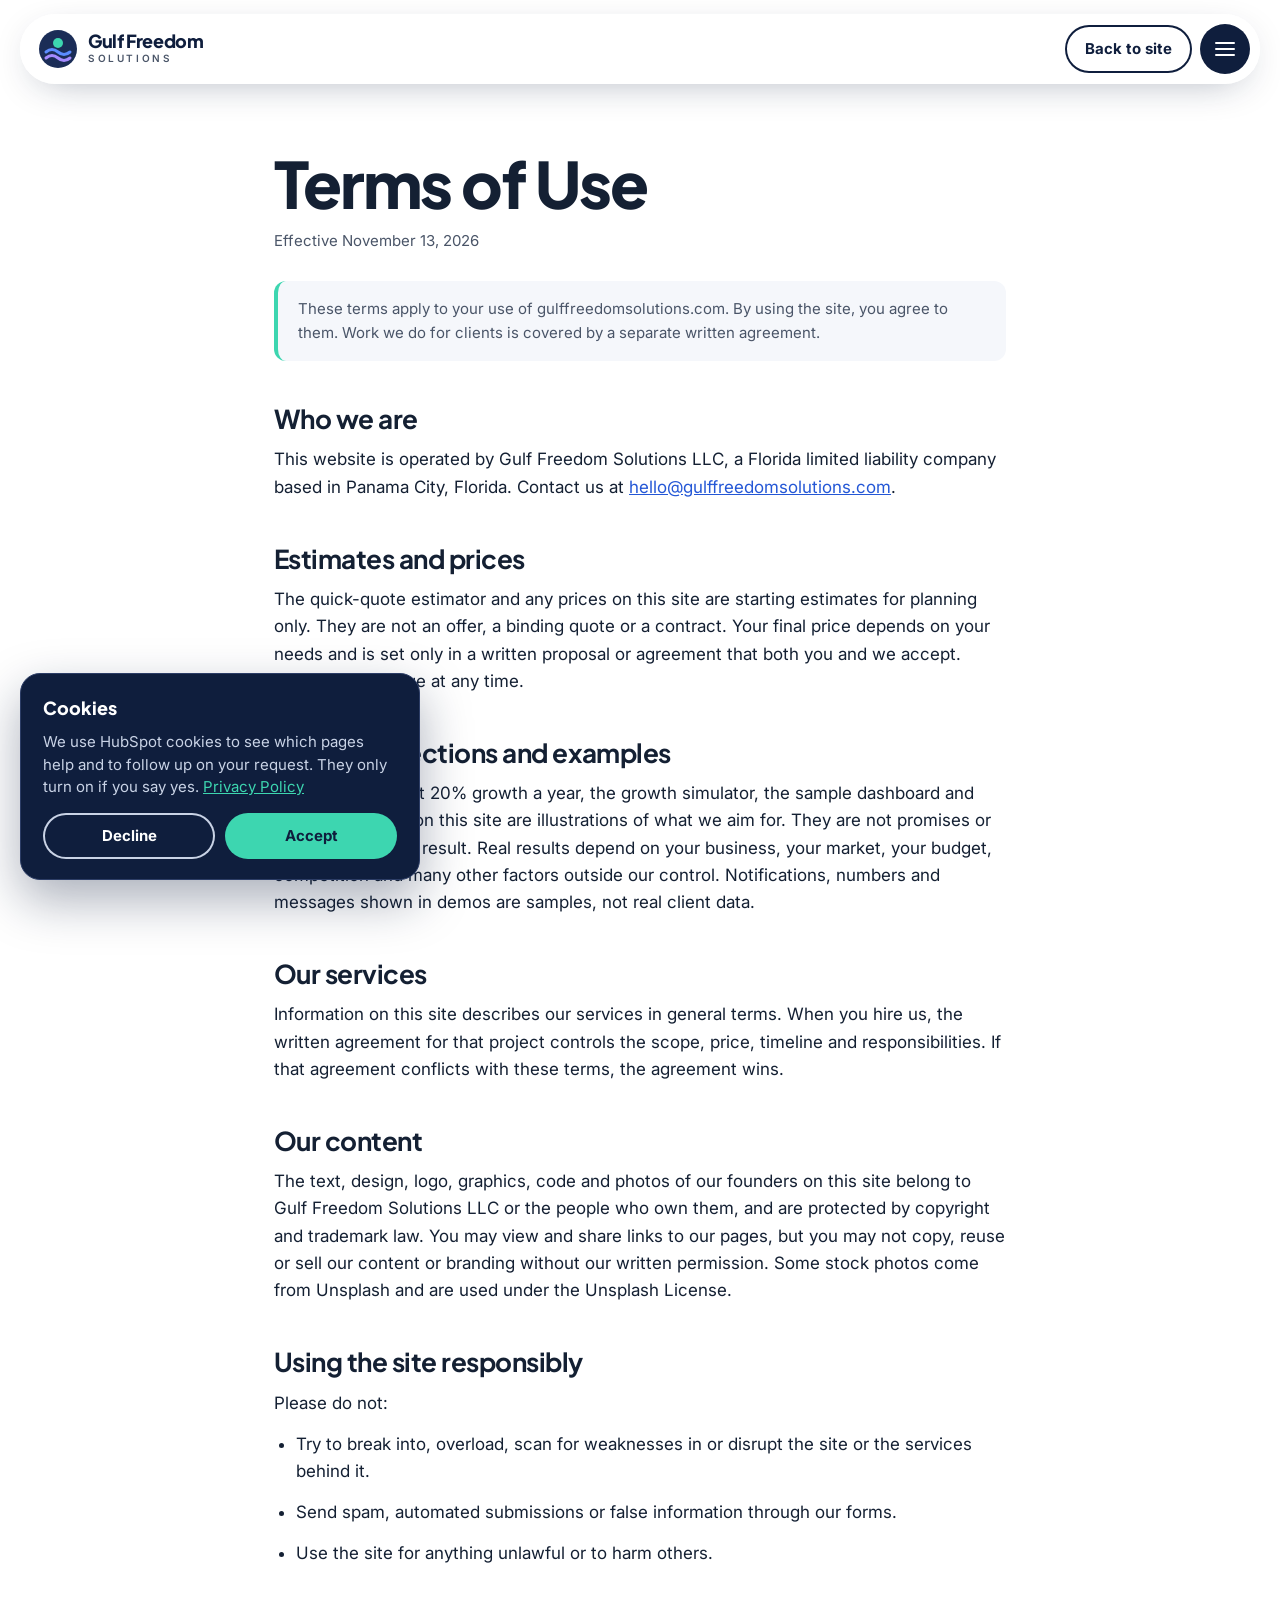
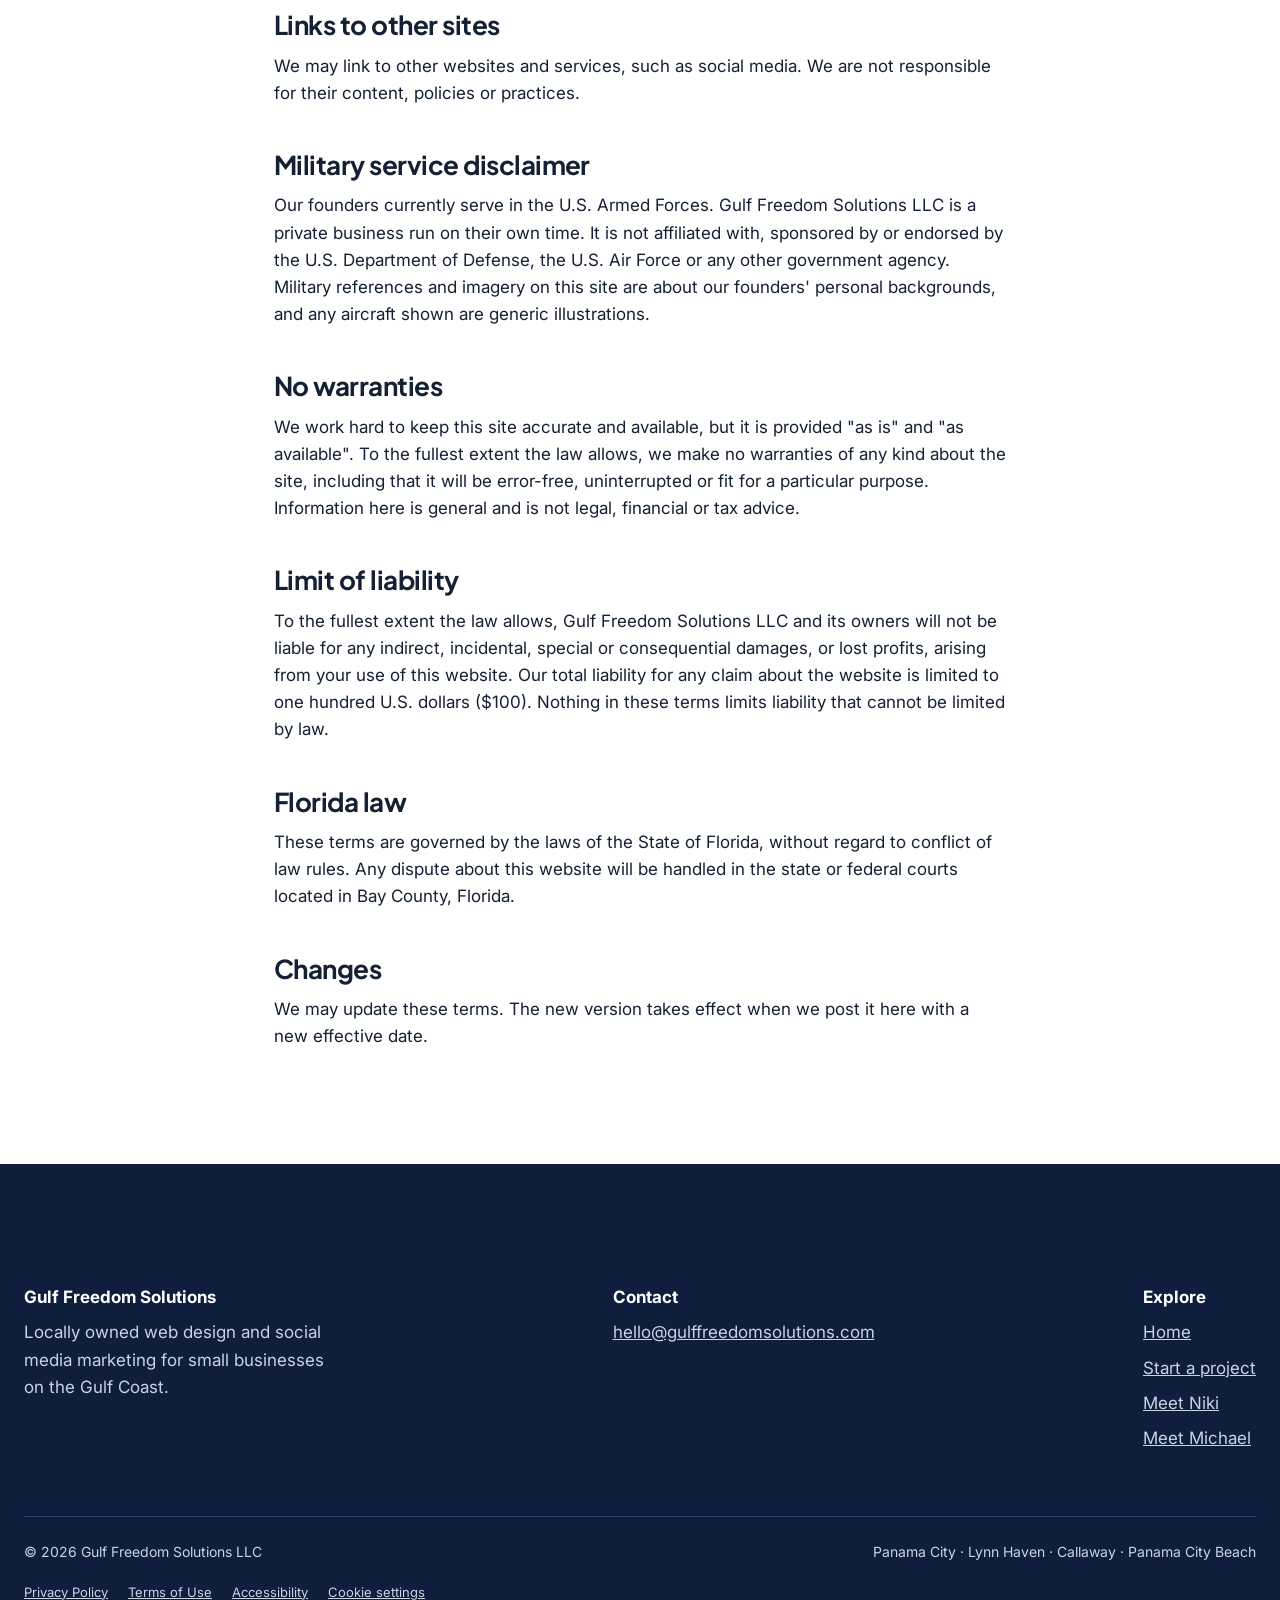
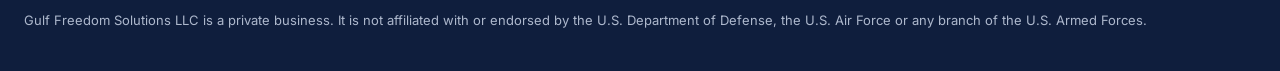
<file: terms.html>
<!doctype html>
<html lang="en" class="no-js">
<head>
<meta charset="utf-8">
<meta name="viewport" content="width=device-width, initial-scale=1">
<meta http-equiv="Content-Security-Policy" content="object-src 'none'; base-uri 'self'; form-action 'self' https://formspree.io; upgrade-insecure-requests">
<meta name="referrer" content="strict-origin-when-cross-origin">
<title>Terms of Use | Gulf Freedom Solutions</title>
<meta name="description" content="Terms for using the Gulf Freedom Solutions website, including estimates, projections and disclaimers.">
<link rel="canonical" href="https://gulffreedomsolutions.com/terms.html">
<meta name="robots" content="index, follow, max-image-preview:large, max-snippet:-1">
<meta name="theme-color" content="#0F1E3D">
<meta name="geo.region" content="US-FL">
<meta name="geo.placename" content="Panama City">
<meta property="og:type" content="website">
<meta property="og:site_name" content="Gulf Freedom Solutions">
<meta property="og:locale" content="en_US">
<meta property="og:url" content="https://gulffreedomsolutions.com/terms.html">
<meta property="og:title" content="Terms of Use | Gulf Freedom Solutions">
<meta property="og:description" content="Terms for using the Gulf Freedom Solutions website, including estimates, projections and disclaimers.">
<meta property="og:image" content="https://gulffreedomsolutions.com/assets/og-image.jpg">
<meta property="og:image:width" content="1200">
<meta property="og:image:height" content="630">
<meta property="og:image:alt" content="Gulf Freedom Solutions: websites and social media ads that get you found. Locally owned in Panama City, Florida.">
<meta name="twitter:card" content="summary_large_image">
<meta name="twitter:title" content="Terms of Use | Gulf Freedom Solutions">
<meta name="twitter:description" content="Terms for using the Gulf Freedom Solutions website, including estimates, projections and disclaimers.">
<meta name="twitter:image" content="https://gulffreedomsolutions.com/assets/og-image.jpg">
<link rel="apple-touch-icon" href="assets/brand/gfs-mark.png">
<link rel="sitemap" type="application/xml" href="/sitemap.xml">
<script type="application/ld+json">
{
 "@context": "https://schema.org",
 "@graph": [
  {
   "@type": "Organization",
   "@id": "https://gulffreedomsolutions.com/#organization",
   "name": "Gulf Freedom Solutions",
   "url": "https://gulffreedomsolutions.com/"
  },
  {
   "@type": "WebPage",
   "@id": "https://gulffreedomsolutions.com/terms.html#webpage",
   "url": "https://gulffreedomsolutions.com/terms.html",
   "name": "Terms of Use",
   "isPartOf": {
    "@id": "https://gulffreedomsolutions.com/#website"
   },
   "inLanguage": "en-US"
  },
  {
   "@type": "BreadcrumbList",
   "itemListElement": [
    {
     "@type": "ListItem",
     "position": 1,
     "name": "Home",
     "item": "https://gulffreedomsolutions.com/"
    },
    {
     "@type": "ListItem",
     "position": 2,
     "name": "Terms of Use",
     "item": "https://gulffreedomsolutions.com/terms.html"
    }
   ]
  }
 ]
}
</script>
<script>document.documentElement.className='js';</script>
<link rel="preconnect" href="https://fonts.googleapis.com">
<link rel="preconnect" href="https://fonts.gstatic.com" crossorigin>
<link href="https://fonts.googleapis.com/css2?family=Plus+Jakarta+Sans:wght@500;700;800&family=Inter:wght@400;500;600&display=swap" rel="stylesheet">
<link rel="icon" href="assets/favicon.svg">
<link rel="stylesheet" href="assets/site.css">
</head>
<body>
<div class="px" id="px" aria-hidden="true" style="background:#0F1E3D"></div>
<a class="sr" href="#main">Skip to content</a>

<header class="bar">
  <a class="logo" href="index.html" aria-label="Gulf Freedom Solutions home">
    <svg width="40" height="40" viewBox="0 0 40 40" aria-hidden="true"><circle cx="20" cy="20" r="19" fill="#1B2D57"/><circle class="sun" cx="20" cy="14" r="5" fill="#3DD6B0"/><path d="M8 23 q6 -5 12 0 t12 0" stroke="#5B8CFF" stroke-width="3" fill="none" stroke-linecap="round"/><path d="M8 29 q6 -5 12 0 t12 0" stroke="#A58BFF" stroke-width="3" fill="none" stroke-linecap="round"/></svg>
    <span><b>Gulf Freedom</b><small>SOLUTIONS</small></span>
  </a>
  <div class="bar-right">
    <a class="btn btn-line bar-cta" href="index.html">Back to site</a>
    <button class="burger" type="button" aria-expanded="false" aria-controls="menu" aria-label="Open menu"><span></span><span></span><span></span></button>
  </div>
</header>

<div class="menu" id="menu" aria-hidden="true">
  <nav aria-label="Site">
    <a href="index.html" data-img="https://images.unsplash.com/photo-1703556891303-99ed089279e6?auto=format&fit=crop&w=900&q=70"><span>Home</span></a>
    <a href="index.html#services" data-img="https://images.unsplash.com/photo-1727099375394-dc6ebeb52794?auto=format&fit=crop&w=900&q=70"><span style="--d:.05s">Services</span></a>
    <a href="index.html#quote" data-img="https://images.unsplash.com/photo-1651458198368-77036875857e?auto=format&fit=crop&w=900&q=70"><span style="--d:.1s">Pricing</span></a>
    <a href="team/niki.html" data-img="assets/img/niki-life-2.jpg"><span style="--d:.15s">Meet Niki</span></a>
    <a href="team/partner.html" data-img="https://images.unsplash.com/photo-1651024954897-c4007704ae73?auto=format&fit=crop&w=900&q=70"><span style="--d:.2s">Meet Michael</span></a>
    <a href="start.html" data-img="https://images.unsplash.com/photo-1701664708493-e7a4012bf525?auto=format&fit=crop&w=900&q=70"><span style="--d:.25s" class="grad">Start a project</span></a>
  </nav>
  <aside>
    <div class="menu-peek" aria-hidden="true"></div>
    <div><b>Say hello</b><a href="mailto:hello@gulffreedomsolutions.com">hello@gulffreedomsolutions.com</a></div>
    <div><b>Serving</b>Panama City · Lynn Haven · Callaway · Panama City Beach</div>
    <div class="menu-legal"><a href="privacy.html">Privacy</a><a href="terms.html">Terms</a><a href="accessibility.html">Accessibility</a><button type="button" data-cookie-settings>Cookie settings</button></div>
  </aside>
</div>

<main id="main" class="legal">
<h1>Terms of Use</h1>
<p class="upd">Effective November 13, 2026</p>
<p class="note">These terms apply to your use of gulffreedomsolutions.com. By using the site, you agree to them. Work we do for clients is covered by a separate written agreement.</p>

<h2>Who we are</h2>
<p>This website is operated by Gulf Freedom Solutions LLC, a Florida limited liability company based in Panama City, Florida. Contact us at <a href="mailto:hello@gulffreedomsolutions.com">hello@gulffreedomsolutions.com</a>.</p>

<h2>Estimates and prices</h2>
<p>The quick-quote estimator and any prices on this site are starting estimates for planning only. They are not an offer, a binding quote or a contract. Your final price depends on your needs and is set only in a written proposal or agreement that both you and we accept. Prices may change at any time.</p>

<h2>Goals, projections and examples</h2>
<p>Our goal of at least 20% growth a year, the growth simulator, the sample dashboard and any other figures on this site are illustrations of what we aim for. They are not promises or guarantees of any result. Real results depend on your business, your market, your budget, competition and many other factors outside our control. Notifications, numbers and messages shown in demos are samples, not real client data.</p>

<h2>Our services</h2>
<p>Information on this site describes our services in general terms. When you hire us, the written agreement for that project controls the scope, price, timeline and responsibilities. If that agreement conflicts with these terms, the agreement wins.</p>

<h2>Our content</h2>
<p>The text, design, logo, graphics, code and photos of our founders on this site belong to Gulf Freedom Solutions LLC or the people who own them, and are protected by copyright and trademark law. You may view and share links to our pages, but you may not copy, reuse or sell our content or branding without our written permission. Some stock photos come from Unsplash and are used under the Unsplash License.</p>

<h2>Using the site responsibly</h2>
<p>Please do not:</p>
<ul>
<li>Try to break into, overload, scan for weaknesses in or disrupt the site or the services behind it.</li>
<li>Send spam, automated submissions or false information through our forms.</li>
<li>Use the site for anything unlawful or to harm others.</li>
</ul>

<h2>Links to other sites</h2>
<p>We may link to other websites and services, such as social media. We are not responsible for their content, policies or practices.</p>

<h2>Military service disclaimer</h2>
<p>Our founders currently serve in the U.S. Armed Forces. Gulf Freedom Solutions LLC is a private business run on their own time. It is not affiliated with, sponsored by or endorsed by the U.S. Department of Defense, the U.S. Air Force or any other government agency. Military references and imagery on this site are about our founders' personal backgrounds, and any aircraft shown are generic illustrations.</p>

<h2>No warranties</h2>
<p>We work hard to keep this site accurate and available, but it is provided "as is" and "as available". To the fullest extent the law allows, we make no warranties of any kind about the site, including that it will be error-free, uninterrupted or fit for a particular purpose. Information here is general and is not legal, financial or tax advice.</p>

<h2>Limit of liability</h2>
<p>To the fullest extent the law allows, Gulf Freedom Solutions LLC and its owners will not be liable for any indirect, incidental, special or consequential damages, or lost profits, arising from your use of this website. Our total liability for any claim about the website is limited to one hundred U.S. dollars ($100). Nothing in these terms limits liability that cannot be limited by law.</p>

<h2>Florida law</h2>
<p>These terms are governed by the laws of the State of Florida, without regard to conflict of law rules. Any dispute about this website will be handled in the state or federal courts located in Bay County, Florida.</p>

<h2>Changes</h2>
<p>We may update these terms. The new version takes effect when we post it here with a new effective date.</p>

</main>

<footer class="foot">
  <div class="wrap">
    <div class="foot-cols" style="margin-top:0">
      <div style="max-width:320px"><b>Gulf Freedom Solutions</b><span>Locally owned web design and social media marketing for small businesses on the Gulf Coast.</span></div>
      <div><b>Contact</b><a href="mailto:hello@gulffreedomsolutions.com">hello@gulffreedomsolutions.com</a></div>
      <div><b>Explore</b><a href="index.html">Home</a><a href="start.html">Start a project</a><a href="team/niki.html">Meet Niki</a><a href="team/partner.html">Meet Michael</a></div>
    </div>
    <div class="foot-bottom"><span>© <span data-year>2026</span> Gulf Freedom Solutions LLC</span><span>Panama City · Lynn Haven · Callaway · Panama City Beach</span></div>
    <div class="foot-legal"><a href="privacy.html">Privacy Policy</a><a href="terms.html">Terms of Use</a><a href="accessibility.html">Accessibility</a><button type="button" data-cookie-settings>Cookie settings</button><p>Gulf Freedom Solutions LLC is a private business. It is not affiliated with or endorsed by the U.S. Department of Defense, the U.S. Air Force or any branch of the U.S. Armed Forces.</p></div>
  </div>
</footer>

<script src="assets/site.js"></script>
<script src="assets/consent.js"></script>
</body>
</html>
</file>
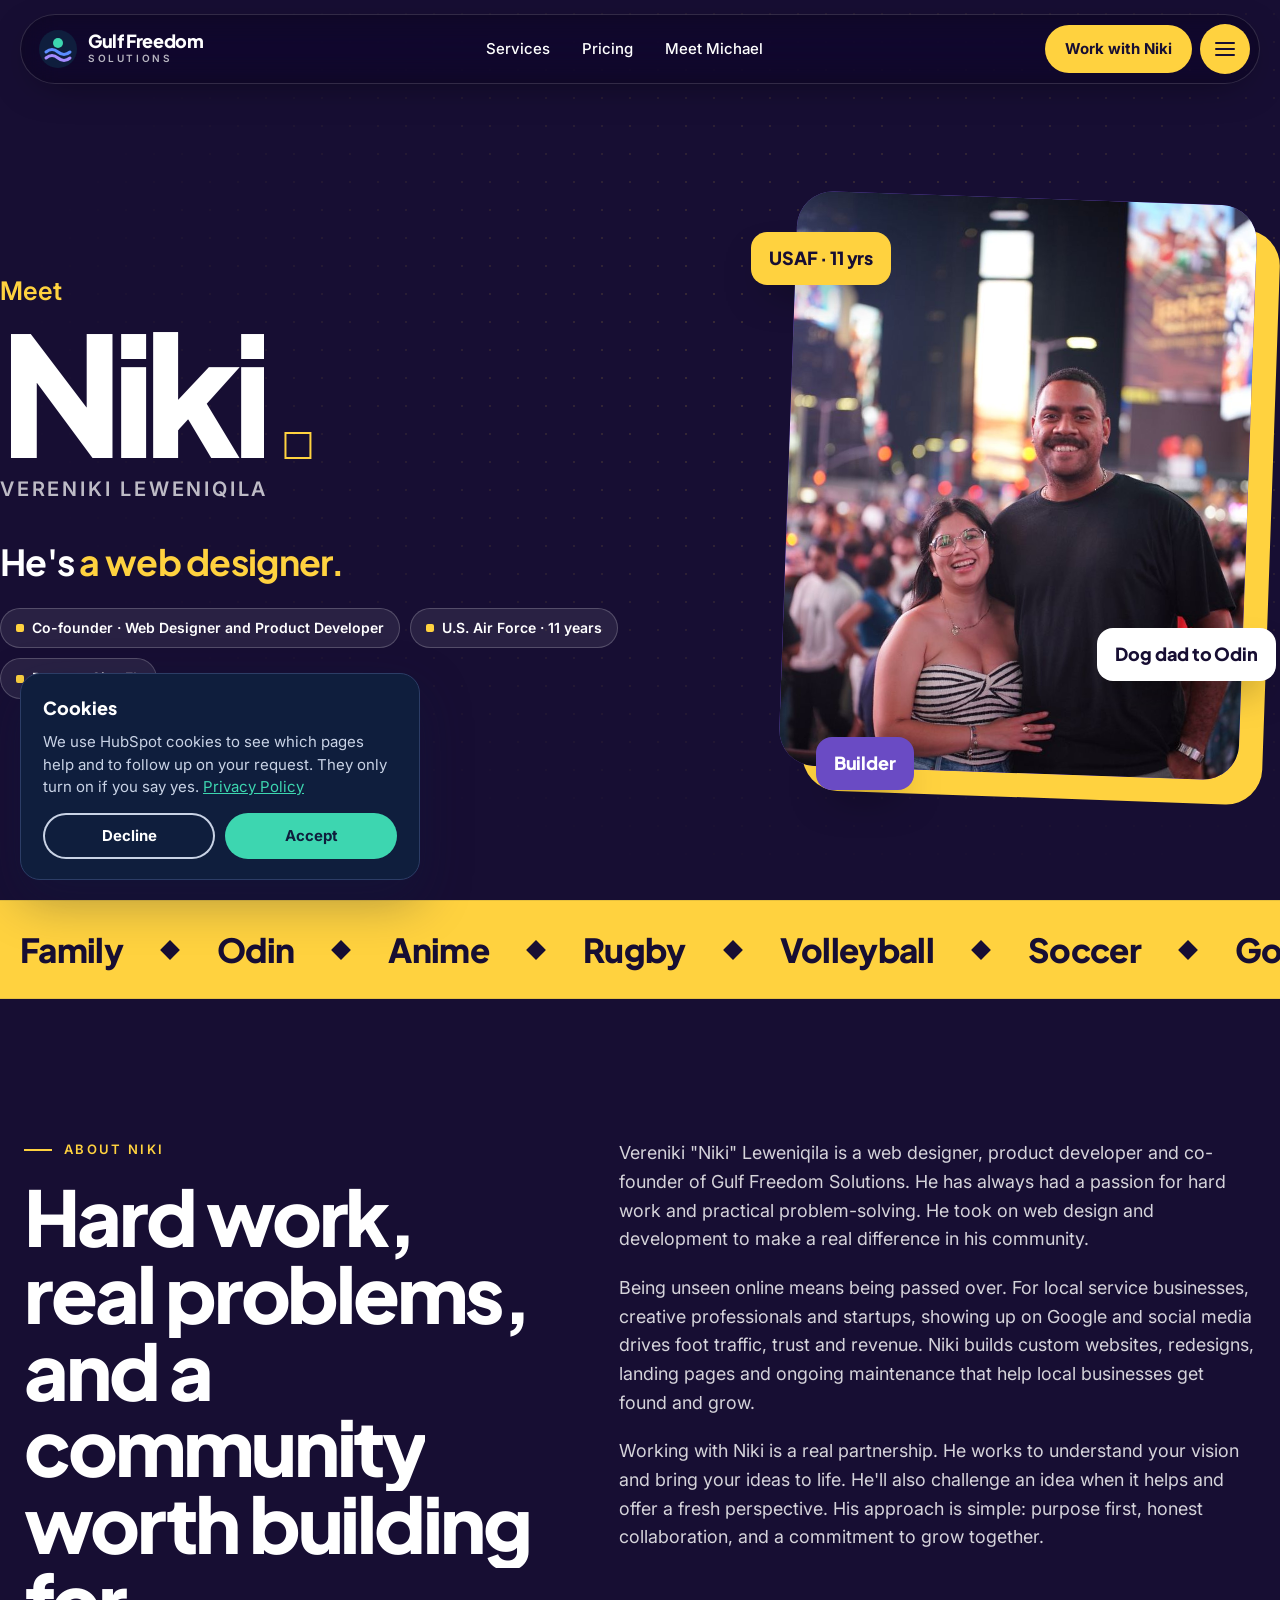
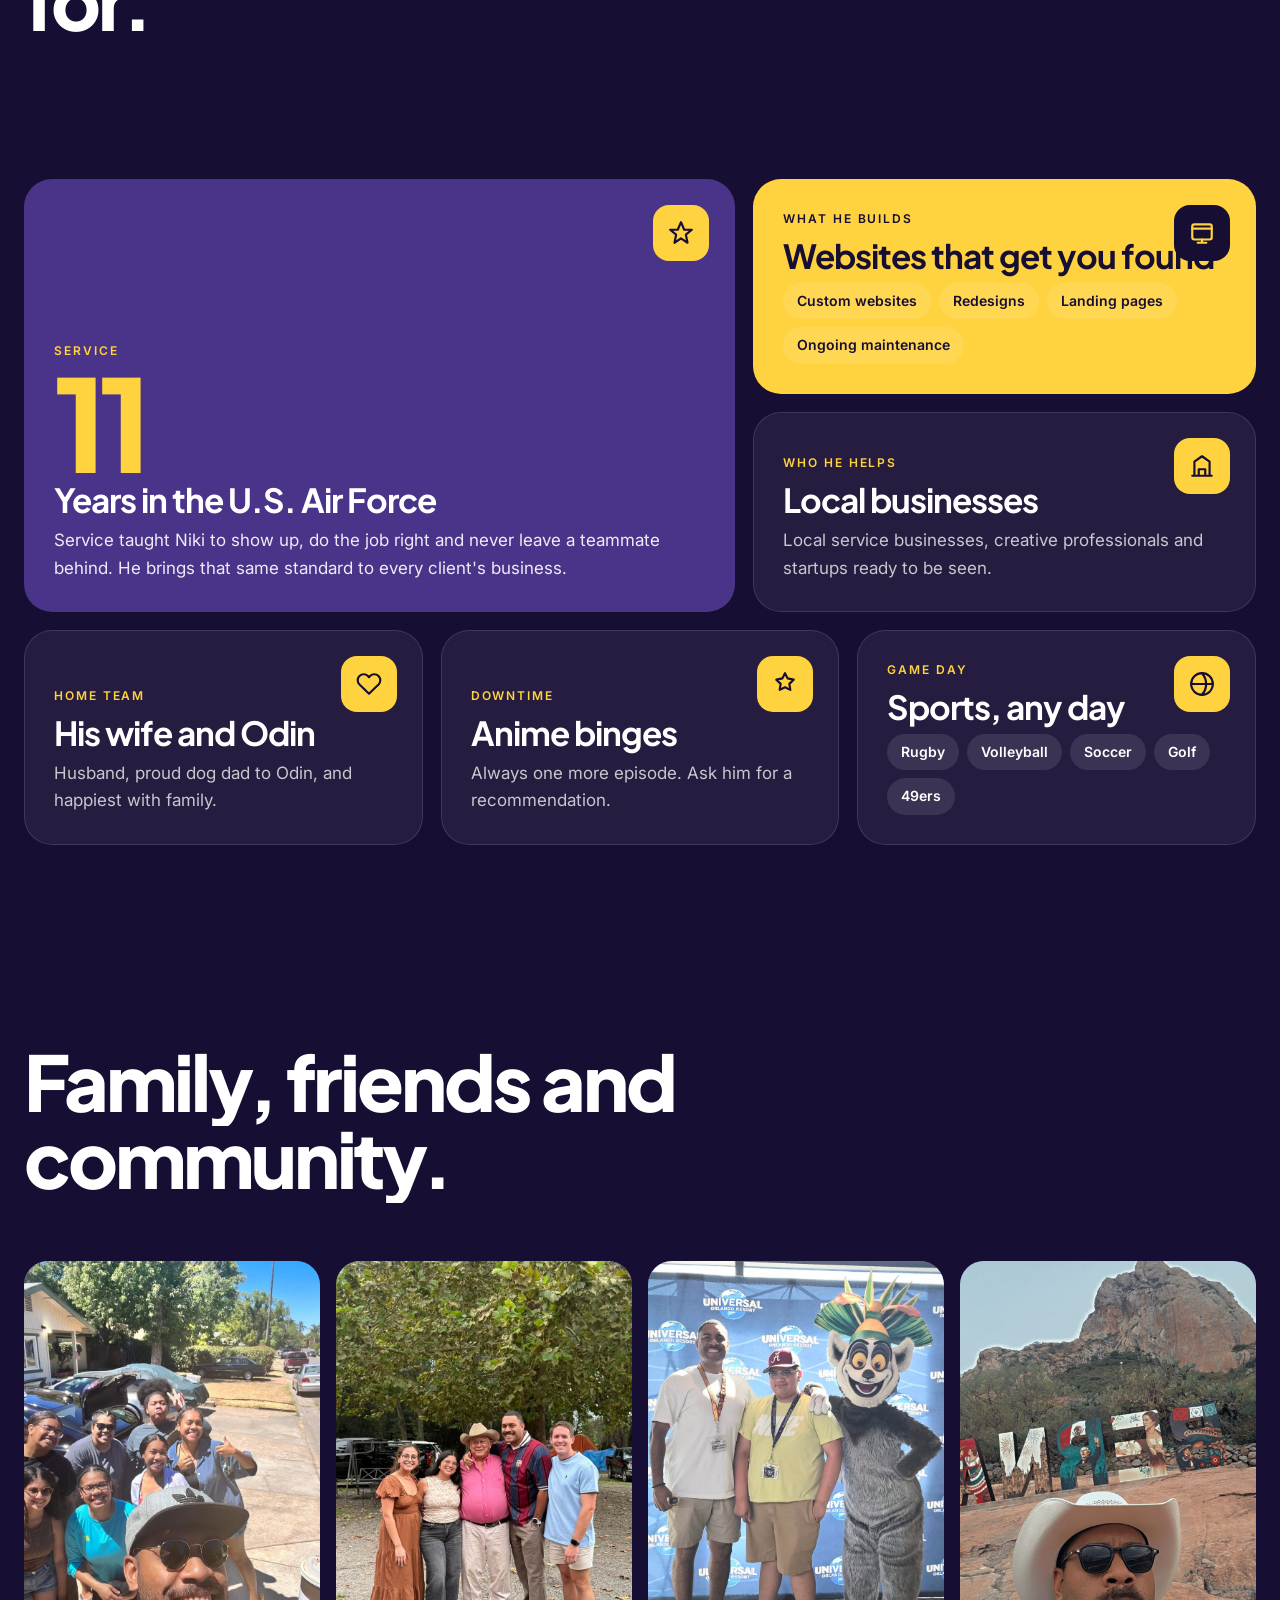
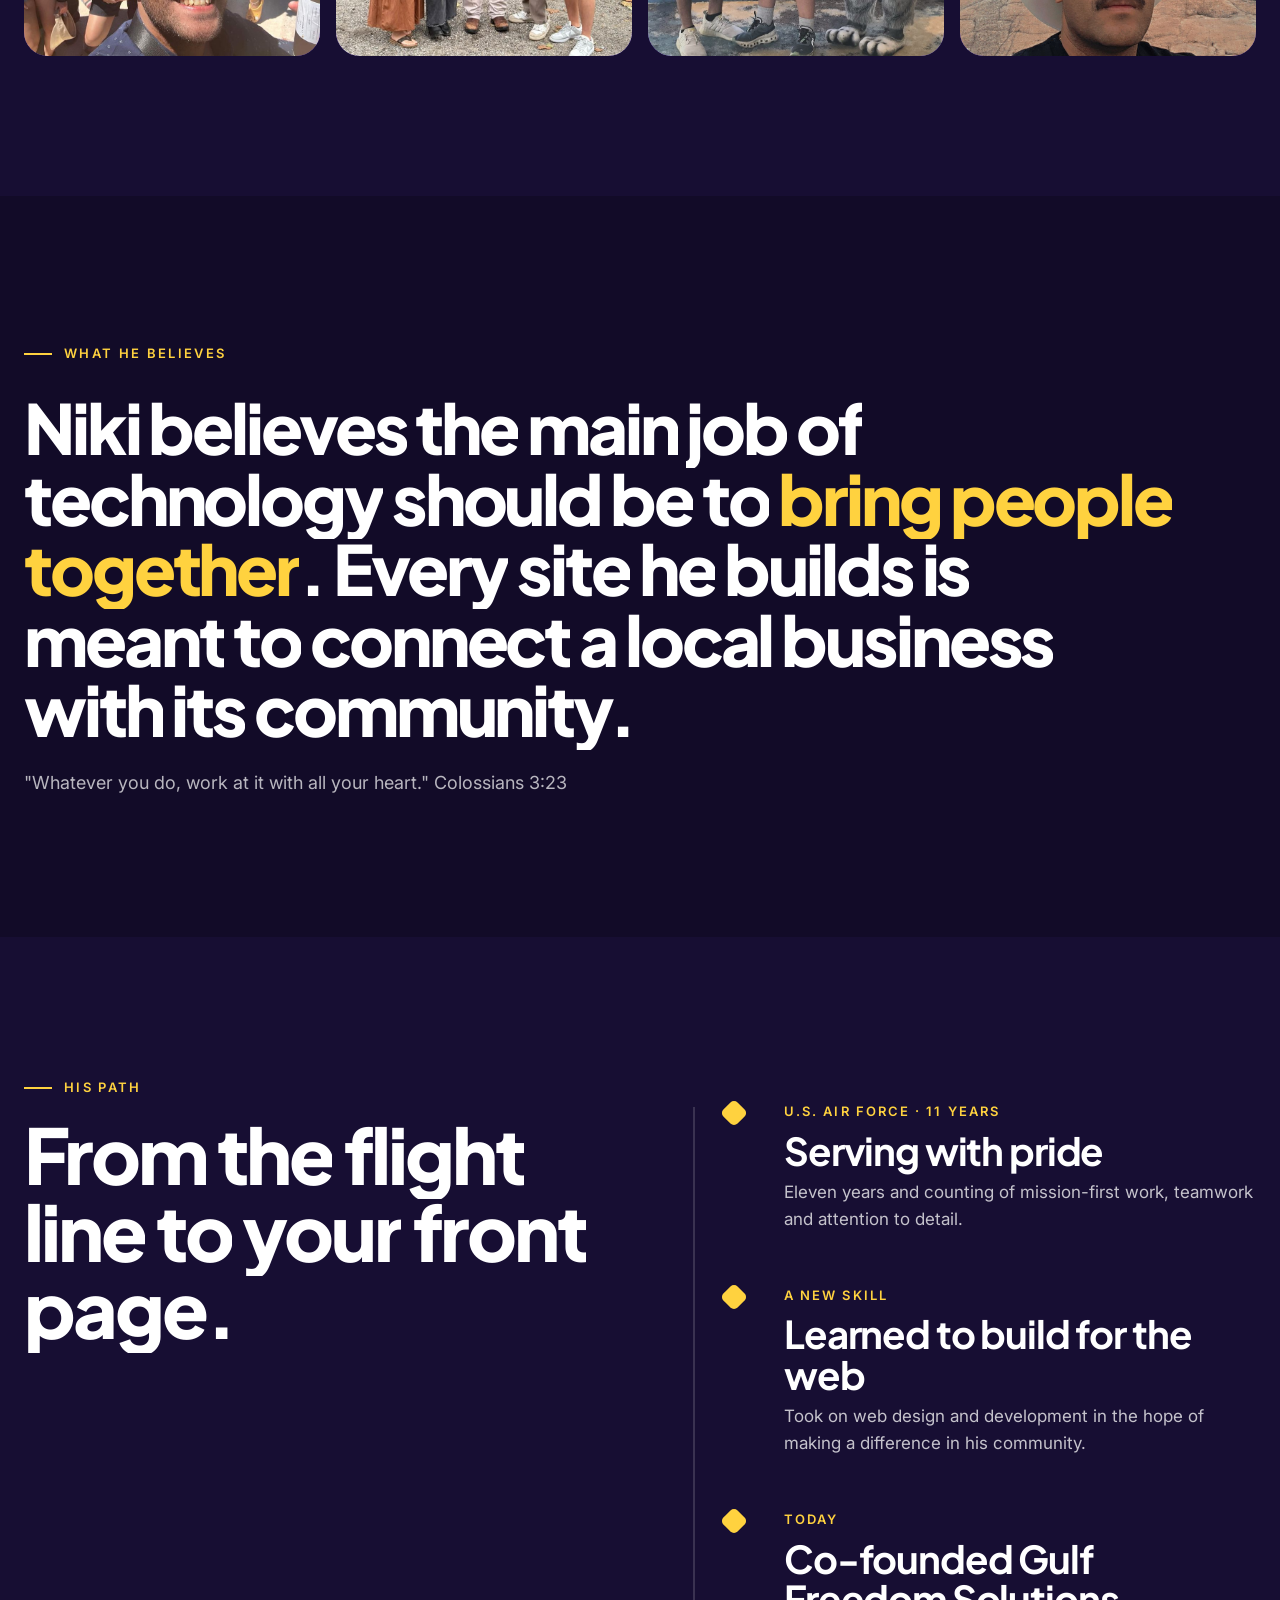
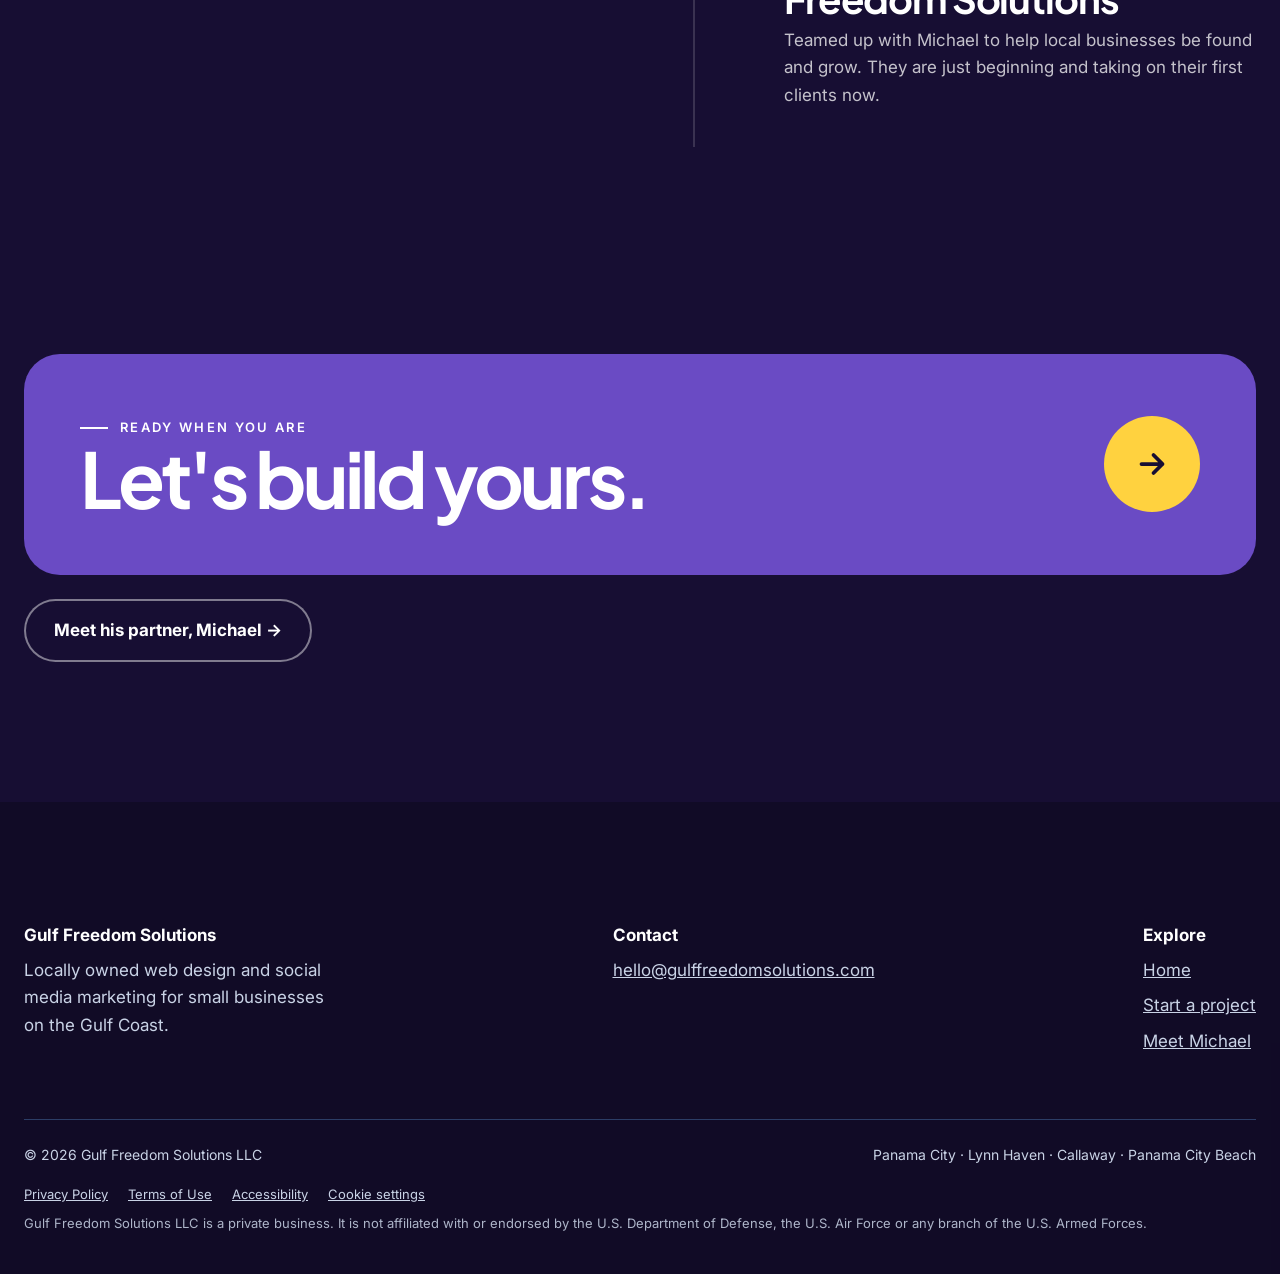
<file: team/niki.html>
<!doctype html>
<html lang="en" class="no-js">
<head>
<meta charset="utf-8">
<meta name="viewport" content="width=device-width, initial-scale=1">
<meta http-equiv="Content-Security-Policy" content="object-src 'none'; base-uri 'self'; form-action 'self' https://formspree.io; upgrade-insecure-requests">
<meta name="referrer" content="strict-origin-when-cross-origin">
<title>Niki Leweniqila, Web Designer &amp; Co-Founder | Gulf Freedom Solutions</title>
<meta name="description" content="Vereniki (Niki) Leweniqila is a web designer, product developer and co-founder of Gulf Freedom Solutions in Panama City, FL.">
<link rel="canonical" href="https://gulffreedomsolutions.com/team/niki.html">
<meta name="robots" content="index, follow, max-image-preview:large, max-snippet:-1">
<meta name="theme-color" content="#0F1E3D">
<meta name="geo.region" content="US-FL">
<meta name="geo.placename" content="Panama City">
<meta property="og:type" content="profile">
<meta property="og:site_name" content="Gulf Freedom Solutions">
<meta property="og:locale" content="en_US">
<meta property="og:url" content="https://gulffreedomsolutions.com/team/niki.html">
<meta property="og:title" content="Niki Leweniqila, Web Designer &amp; Co-Founder | Gulf Freedom Solutions">
<meta property="og:description" content="Vereniki (Niki) Leweniqila is a web designer, product developer and co-founder of Gulf Freedom Solutions in Panama City, FL.">
<meta property="og:image" content="https://gulffreedomsolutions.com/assets/og-image.jpg">
<meta property="og:image:width" content="1200">
<meta property="og:image:height" content="630">
<meta property="og:image:alt" content="Gulf Freedom Solutions: websites and social media ads that get you found. Locally owned in Panama City, Florida.">
<meta name="twitter:card" content="summary_large_image">
<meta name="twitter:title" content="Niki Leweniqila, Web Designer &amp; Co-Founder | Gulf Freedom Solutions">
<meta name="twitter:description" content="Vereniki (Niki) Leweniqila is a web designer, product developer and co-founder of Gulf Freedom Solutions in Panama City, FL.">
<meta name="twitter:image" content="https://gulffreedomsolutions.com/assets/og-image.jpg">
<link rel="apple-touch-icon" href="../assets/brand/gfs-mark.png">
<link rel="sitemap" type="application/xml" href="/sitemap.xml">
<script type="application/ld+json">
{
 "@context": "https://schema.org",
 "@graph": [
  {
   "@type": "Organization",
   "@id": "https://gulffreedomsolutions.com/#organization",
   "name": "Gulf Freedom Solutions",
   "url": "https://gulffreedomsolutions.com/"
  },
  {
   "@type": "Person",
   "@id": "https://gulffreedomsolutions.com/team/niki.html#person",
   "name": "Vereniki Leweniqila",
   "alternateName": "Niki",
   "url": "https://gulffreedomsolutions.com/team/niki.html",
   "image": "https://gulffreedomsolutions.com/assets/img/niki-1.jpg",
   "jobTitle": "Web Designer, Product Developer and Co-Founder",
   "worksFor": {
    "@id": "https://gulffreedomsolutions.com/#organization"
   },
   "knowsAbout": [
    "Web design",
    "Product development",
    "Website maintenance"
   ],
   "homeLocation": {
    "@type": "Place",
    "name": "Panama City, Florida"
   }
  },
  {
   "@type": "ProfilePage",
   "@id": "https://gulffreedomsolutions.com/team/niki.html#webpage",
   "url": "https://gulffreedomsolutions.com/team/niki.html",
   "name": "Meet Niki",
   "isPartOf": {
    "@id": "https://gulffreedomsolutions.com/#website"
   },
   "inLanguage": "en-US",
   "mainEntity": {
    "@id": "https://gulffreedomsolutions.com/team/niki.html#person"
   }
  },
  {
   "@type": "BreadcrumbList",
   "itemListElement": [
    {
     "@type": "ListItem",
     "position": 1,
     "name": "Home",
     "item": "https://gulffreedomsolutions.com/"
    },
    {
     "@type": "ListItem",
     "position": 2,
     "name": "Meet Niki",
     "item": "https://gulffreedomsolutions.com/team/niki.html"
    }
   ]
  }
 ]
}
</script>
<script>document.documentElement.className='js';</script>
<link rel="preconnect" href="https://fonts.googleapis.com">
<link rel="preconnect" href="https://fonts.gstatic.com" crossorigin>
<link href="https://fonts.googleapis.com/css2?family=Plus+Jakarta+Sans:wght@500;700;800&family=Inter:wght@400;500;600&display=swap" rel="stylesheet">
<link rel="icon" href="../assets/favicon.svg">
<link rel="stylesheet" href="../assets/site.css">
<link rel="stylesheet" href="../assets/bio.css">
<!-- CUSTOMIZE: Niki's page colors. --a = main color, --b = contrast color, --bg = background -->
<style>
body.bio{--a:#6A4BC4;--b:#FFD23F;--bg:#170E33}
.bgpat{background-image:radial-gradient(rgba(255,210,63,.35) 1.4px,transparent 1.4px);background-size:28px 28px;-webkit-mask-image:radial-gradient(70% 60% at 70% 40%,#000,transparent);mask-image:radial-gradient(70% 60% at 70% 40%,#000,transparent)}
</style>
</head>
<body class="bio">
<div class="px" id="px" aria-hidden="true" style="background:#170E33"></div>
<a class="sr" href="#main">Skip to content</a>

<header class="bar">
  <a class="logo" href="../index.html" aria-label="Gulf Freedom Solutions home">
    <svg width="40" height="40" viewBox="0 0 40 40" aria-hidden="true"><circle cx="20" cy="20" r="19" fill="#0F1E3D"/><circle class="sun" cx="20" cy="14" r="5" fill="#3DD6B0"/><path d="M8 23 q6 -5 12 0 t12 0" stroke="#5B8CFF" stroke-width="3" fill="none" stroke-linecap="round"/><path d="M8 29 q6 -5 12 0 t12 0" stroke="#A58BFF" stroke-width="3" fill="none" stroke-linecap="round"/></svg>
    <span><b>Gulf Freedom</b><small>SOLUTIONS</small></span>
  </a>
  <nav class="bar-links" aria-label="Main">
    <a href="../index.html#services">Services</a>
    <a href="../index.html#quote">Pricing</a>
    <a href="partner.html">Meet Michael</a>
  </nav>
  <div class="bar-right">
    <a class="btn btn-a bar-cta" href="../start.html" data-magnet>Work with Niki</a>
    <button class="burger" type="button" aria-expanded="false" aria-controls="menu" aria-label="Open menu"><span></span><span></span><span></span></button>
  </div>
  <div class="bar-prog" aria-hidden="true"><span></span></div>
</header>

<div class="menu" id="menu" aria-hidden="true">
  <nav aria-label="Site">
    <a href="../index.html" data-img="https://images.unsplash.com/photo-1703556891303-99ed089279e6?auto=format&fit=crop&w=900&q=70"><span>Home</span></a>
    <a href="../index.html#services" data-img="https://images.unsplash.com/photo-1727099375394-dc6ebeb52794?auto=format&fit=crop&w=900&q=70"><span style="--d:.05s">Services</span></a>
    <a href="../index.html#quote" data-img="https://images.unsplash.com/photo-1651458198368-77036875857e?auto=format&fit=crop&w=900&q=70"><span style="--d:.1s">Pricing</span></a>
    <a href="niki.html" data-img="../assets/img/niki-life-2.jpg"><span style="--d:.15s">Meet Niki</span></a>
    <a href="partner.html" data-img="https://images.unsplash.com/photo-1651024954897-c4007704ae73?auto=format&fit=crop&w=900&q=70"><span style="--d:.2s">Meet Michael</span></a>
    <a href="../start.html" data-img="https://images.unsplash.com/photo-1701664708493-e7a4012bf525?auto=format&fit=crop&w=900&q=70"><span style="--d:.25s" class="grad">Start a project</span></a>
  </nav>
  <aside>
    <div class="menu-peek" aria-hidden="true"></div>
    <div><b>Say hello</b><a href="mailto:hello@gulffreedomsolutions.com">hello@gulffreedomsolutions.com</a></div>
    <div><b>Serving</b>Panama City · Lynn Haven · Callaway · Panama City Beach</div>
    <div class="menu-legal"><a href="../privacy.html">Privacy</a><a href="../terms.html">Terms</a><a href="../accessibility.html">Accessibility</a><button type="button" data-cookie-settings>Cookie settings</button></div>
  </aside>
</div>

<main id="main">

<!-- ============ HERO ============ -->
<section class="wrap b-hero">
  <div class="bgpat" aria-hidden="true"></div>
  <div>
    <p class="hi rv">Meet</p>
    <h1 class="split">Niki<span class="o">.</span></h1>
    <p class="fullname rv d1">Vereniki Leweniqila</p>
    <!-- CUSTOMIZE: the rotating words after "He's" -->
    <p class="iam rv d2">He's <span class="scr" data-words="a web designer.|a product developer.|serving in the Air Force.|a husband and dog dad.|an anime fan.|always up for rugby.|49ers faithful.">a web designer.</span></p>
    <div class="role rv d3">
      <span class="pill"><i></i>Co-founder · Web Designer and Product Developer</span>
      <span class="pill"><i></i>U.S. Air Force · 11 years</span>
      <span class="pill"><i></i>Panama City, FL</span>
    </div>
  </div>
  <div style="position:relative;max-width:460px;width:100%;justify-self:center">
    <div class="b-photo pximg" data-cols="8" data-rows="10">
      <!-- CUSTOMIZE: the main photo. Put a new file in assets/img and change the src -->
      <img src="../assets/img/niki-life-2.jpg" alt="Niki and his wife smiling together in Times Square at night" style="object-position:center 30%">
    </div>
    <span class="sticker" style="top:6%;left:-8%">USAF · 11 yrs</span>
    <span class="sticker s2" style="bottom:16%;right:-6%">Dog dad to Odin</span>
    <span class="sticker s3" style="bottom:-3%;left:6%">Builder</span>
  </div>
</section>

<div class="marquee b-marquee" aria-hidden="true"><div>
  <span>Family</span><span>Odin</span><span>Anime</span><span>Rugby</span><span>Volleyball</span><span>Soccer</span><span>Golf</span><span>49ers</span>
  <span>Family</span><span>Odin</span><span>Anime</span><span>Rugby</span><span>Volleyball</span><span>Soccer</span><span>Golf</span><span>49ers</span>
</div></div>

<!-- ============ ABOUT ============ -->
<section class="sec">
  <div class="wrap about">
    <div class="head" style="margin:0">
      <p class="eyebrow rv">About Niki</p>
      <h2 class="h2 split">Hard work, real problems, and a community worth building for.</h2>
    </div>
    <!-- CUSTOMIZE: Niki's story, written in third person -->
    <div class="story">
      <p class="rv">Vereniki "Niki" Leweniqila is a web designer, product developer and co-founder of Gulf Freedom Solutions. He has always had a passion for hard work and practical problem-solving. He took on web design and development to make a real difference in his community.</p>
      <p class="rv d1">Being unseen online means being passed over. For local service businesses, creative professionals and startups, showing up on Google and social media drives foot traffic, trust and revenue. Niki builds custom websites, redesigns, landing pages and ongoing maintenance that help local businesses get found and grow.</p>
      <p class="rv d2">Working with Niki is a real partnership. He works to understand your vision and bring your ideas to life. He'll also challenge an idea when it helps and offer a fresh perspective. His approach is simple: purpose first, honest collaboration, and a commitment to grow together.</p>
    </div>
  </div>
</section>

<!-- ============ GET TO KNOW ME ============ -->
<section class="sec" style="padding-top:0">
  <div class="wrap">
    <!-- CUSTOMIZE: each box below is one fact. Change the words, or copy a box to add more -->
    <div class="bento">
      <div class="bx main c7 r2 rv">
        <span class="ico" aria-hidden="true"><svg width="26" height="26" viewBox="0 0 24 24" fill="none" stroke="currentColor" stroke-width="2" stroke-linecap="round" stroke-linejoin="round"><path d="M12 2l3 7h7l-5.5 4.5L18 21l-6-4-6 4 1.5-7.5L2 9h7z"/></svg></span>
        <span class="k">Service</span>
        <span class="big" data-count="11">0</span>
        <h3>Years in the U.S. Air Force</h3>
        <p>Service taught Niki to show up, do the job right and never leave a teammate behind. He brings that same standard to every client's business.</p>
      </div>
      <div class="bx solid c5 rv d1">
        <span class="ico" style="background:var(--bg);color:var(--b)" aria-hidden="true"><svg width="26" height="26" viewBox="0 0 24 24" fill="none" stroke="currentColor" stroke-width="2" stroke-linecap="round" stroke-linejoin="round"><rect x="3" y="4" width="18" height="14" rx="2"/><path d="M3 8h18M8 21h8M12 18v3"/></svg></span>
        <span class="k">What he builds</span>
        <h3>Websites that get you found</h3>
        <div class="tags"><span>Custom websites</span><span>Redesigns</span><span>Landing pages</span><span>Ongoing maintenance</span></div>
      </div>
      <div class="bx c5 rv d2">
        <span class="ico" aria-hidden="true"><svg width="26" height="26" viewBox="0 0 24 24" fill="none" stroke="currentColor" stroke-width="2" stroke-linecap="round" stroke-linejoin="round"><path d="M3 21h18M5 21V8l7-5 7 5v13M9 21v-6h6v6"/></svg></span>
        <span class="k">Who he helps</span>
        <h3>Local businesses</h3>
        <p>Local service businesses, creative professionals and startups ready to be seen.</p>
      </div>
      <div class="bx c4 rv">
        <span class="ico" aria-hidden="true"><svg width="26" height="26" viewBox="0 0 24 24" fill="none" stroke="currentColor" stroke-width="2" stroke-linecap="round" stroke-linejoin="round"><path d="M20.8 4.6a5.5 5.5 0 0 0-7.8 0L12 5.7l-1-1.1a5.5 5.5 0 0 0-7.8 7.8L12 21l8.8-8.6a5.5 5.5 0 0 0 0-7.8z"/></svg></span>
        <span class="k">Home team</span>
        <h3>His wife and Odin</h3>
        <p>Husband, proud dog dad to Odin, and happiest with family.</p>
      </div>
      <div class="bx c4 rv d1">
        <span class="ico" aria-hidden="true"><svg width="26" height="26" viewBox="0 0 24 24" fill="none" stroke="currentColor" stroke-width="2" stroke-linecap="round" stroke-linejoin="round"><path d="M12 2l2.4 4.8L20 8l-4 3.9.9 5.5L12 15l-4.9 2.4.9-5.5L4 8l5.6-1.2z"/></svg></span>
        <span class="k">Downtime</span>
        <h3>Anime binges</h3>
        <p>Always one more episode. Ask him for a recommendation.</p>
      </div>
      <div class="bx c4 rv d2">
        <span class="ico" aria-hidden="true"><svg width="26" height="26" viewBox="0 0 24 24" fill="none" stroke="currentColor" stroke-width="2" stroke-linecap="round" stroke-linejoin="round"><circle cx="12" cy="12" r="10"/><path d="M12 2a15 15 0 0 1 0 20M2 12h20"/></svg></span>
        <span class="k">Game day</span>
        <h3>Sports, any day</h3>
        <div class="tags"><span>Rugby</span><span>Volleyball</span><span>Soccer</span><span>Golf</span><span>49ers</span></div>
      </div>
    </div>
  </div>
</section>

<!-- ============ OFF THE CLOCK ============ -->
<section class="sec" style="padding-top:20px">
  <div class="wrap">
    <div class="head">
      <p class="eyebrow rv">Off the clock</p>
      <h2 class="h2 split">Family, friends and community.</h2>
    </div>
    <!-- CUSTOMIZE: photos. Put files in assets/img and change the src and alt text -->
    <div class="gal">
      <figure class="g1 pximg rv" data-cols="6" data-rows="8"><img src="../assets/img/niki-life-1.jpg" alt="Niki taking a group selfie with a crowd of smiling friends" loading="lazy"></figure>
      <figure class="g2 pximg rv d1" data-cols="6" data-rows="8"><img src="../assets/img/niki-life-3.jpg" alt="Niki with family and friends outdoors under the trees" loading="lazy"></figure>
      <figure class="g3 pximg rv d2" data-cols="6" data-rows="8"><img src="../assets/img/niki-life-4.jpg" alt="Niki at Universal Orlando Resort" loading="lazy"></figure>
      <figure class="g4 pximg rv d3" data-cols="6" data-rows="8"><img src="../assets/img/niki-1.jpg" alt="Niki in a white cowboy hat and sunglasses in front of a mountain" loading="lazy"></figure>
    </div>
  </div>
</section>

<!-- ============ BELIEF ============ -->
<section class="sec" style="background:rgba(0,0,0,.22)">
  <div class="wrap">
    <p class="eyebrow rv" style="margin-bottom:28px">What he believes</p>
    <!-- CUSTOMIZE: Niki's belief, in third person -->
    <p class="b-quote split">Niki believes the main job of technology should be to <span class="hl">bring people together</span>. Every site he builds is meant to connect a local business with its community.</p>
    <p class="b-quote-src rv">"Whatever you do, work at it with all your heart." Colossians 3:23</p>
  </div>
</section>

<!-- ============ PATH ============ -->
<section class="sec">
  <div class="wrap" style="display:grid;grid-template-columns:repeat(auto-fit,minmax(320px,1fr));gap:64px">
    <div class="head" style="margin:0">
      <p class="eyebrow rv">His path</p>
      <h2 class="h2 split">From the flight line to your front page.</h2>
    </div>
    <!-- CUSTOMIZE: the story, one milestone per item -->
    <ol class="path">
      <li class="rv"><span>U.S. Air Force · 11 years</span><h3>Serving with pride</h3><p>Eleven years and counting of mission-first work, teamwork and attention to detail.</p></li>
      <li class="rv"><span>A new skill</span><h3>Learned to build for the web</h3><p>Took on web design and development in the hope of making a difference in his community.</p></li>
      <li class="rv"><span>Today</span><h3>Co-founded Gulf Freedom Solutions</h3><p>Teamed up with Michael to help local businesses be found and grow. They are just beginning and taking on their first clients now.</p></li>
    </ol>
  </div>
</section>

<!-- ============ NEXT ============ -->
<section class="sec" style="padding-top:40px">
  <div class="wrap" style="display:flex;flex-direction:column;gap:24px">
    <a class="b-next rv" href="../start.html"><div><p class="eyebrow" style="color:#fff">Ready when you are</p><h2>Let's build yours.</h2></div><span class="arrow" aria-hidden="true"><svg width="36" height="36" viewBox="0 0 24 24" fill="none" stroke="currentColor" stroke-width="2.5" stroke-linecap="round" stroke-linejoin="round"><path d="M5 12h14M13 6l6 6-6 6"/></svg></span></a>
    <a class="btn btn-ghost rv" href="partner.html" style="align-self:flex-start">Meet his partner, Michael →</a>
  </div>
</section>

</main>

<footer class="foot">
  <div class="wrap">
    <div class="foot-cols" style="margin-top:0">
      <div style="max-width:320px"><b>Gulf Freedom Solutions</b><span>Locally owned web design and social media marketing for small businesses on the Gulf Coast.</span></div>
      <div><b>Contact</b><a href="mailto:hello@gulffreedomsolutions.com">hello@gulffreedomsolutions.com</a></div>
      <div><b>Explore</b><a href="../index.html">Home</a><a href="../start.html">Start a project</a><a href="partner.html">Meet Michael</a></div>
    </div>
    <div class="foot-bottom"><span>© <span data-year>2026</span> Gulf Freedom Solutions LLC</span><span>Panama City · Lynn Haven · Callaway · Panama City Beach</span></div>
    <div class="foot-legal"><a href="../privacy.html">Privacy Policy</a><a href="../terms.html">Terms of Use</a><a href="../accessibility.html">Accessibility</a><button type="button" data-cookie-settings>Cookie settings</button><p>Gulf Freedom Solutions LLC is a private business. It is not affiliated with or endorsed by the U.S. Department of Defense, the U.S. Air Force or any branch of the U.S. Armed Forces.</p></div>
  </div>
</footer>

<script src="../assets/site.js"></script>
<!-- Cookie consent: loads HubSpot tracking only after the visitor clicks Accept -->
<script src="../assets/consent.js"></script>
</body>
</html>
</file>
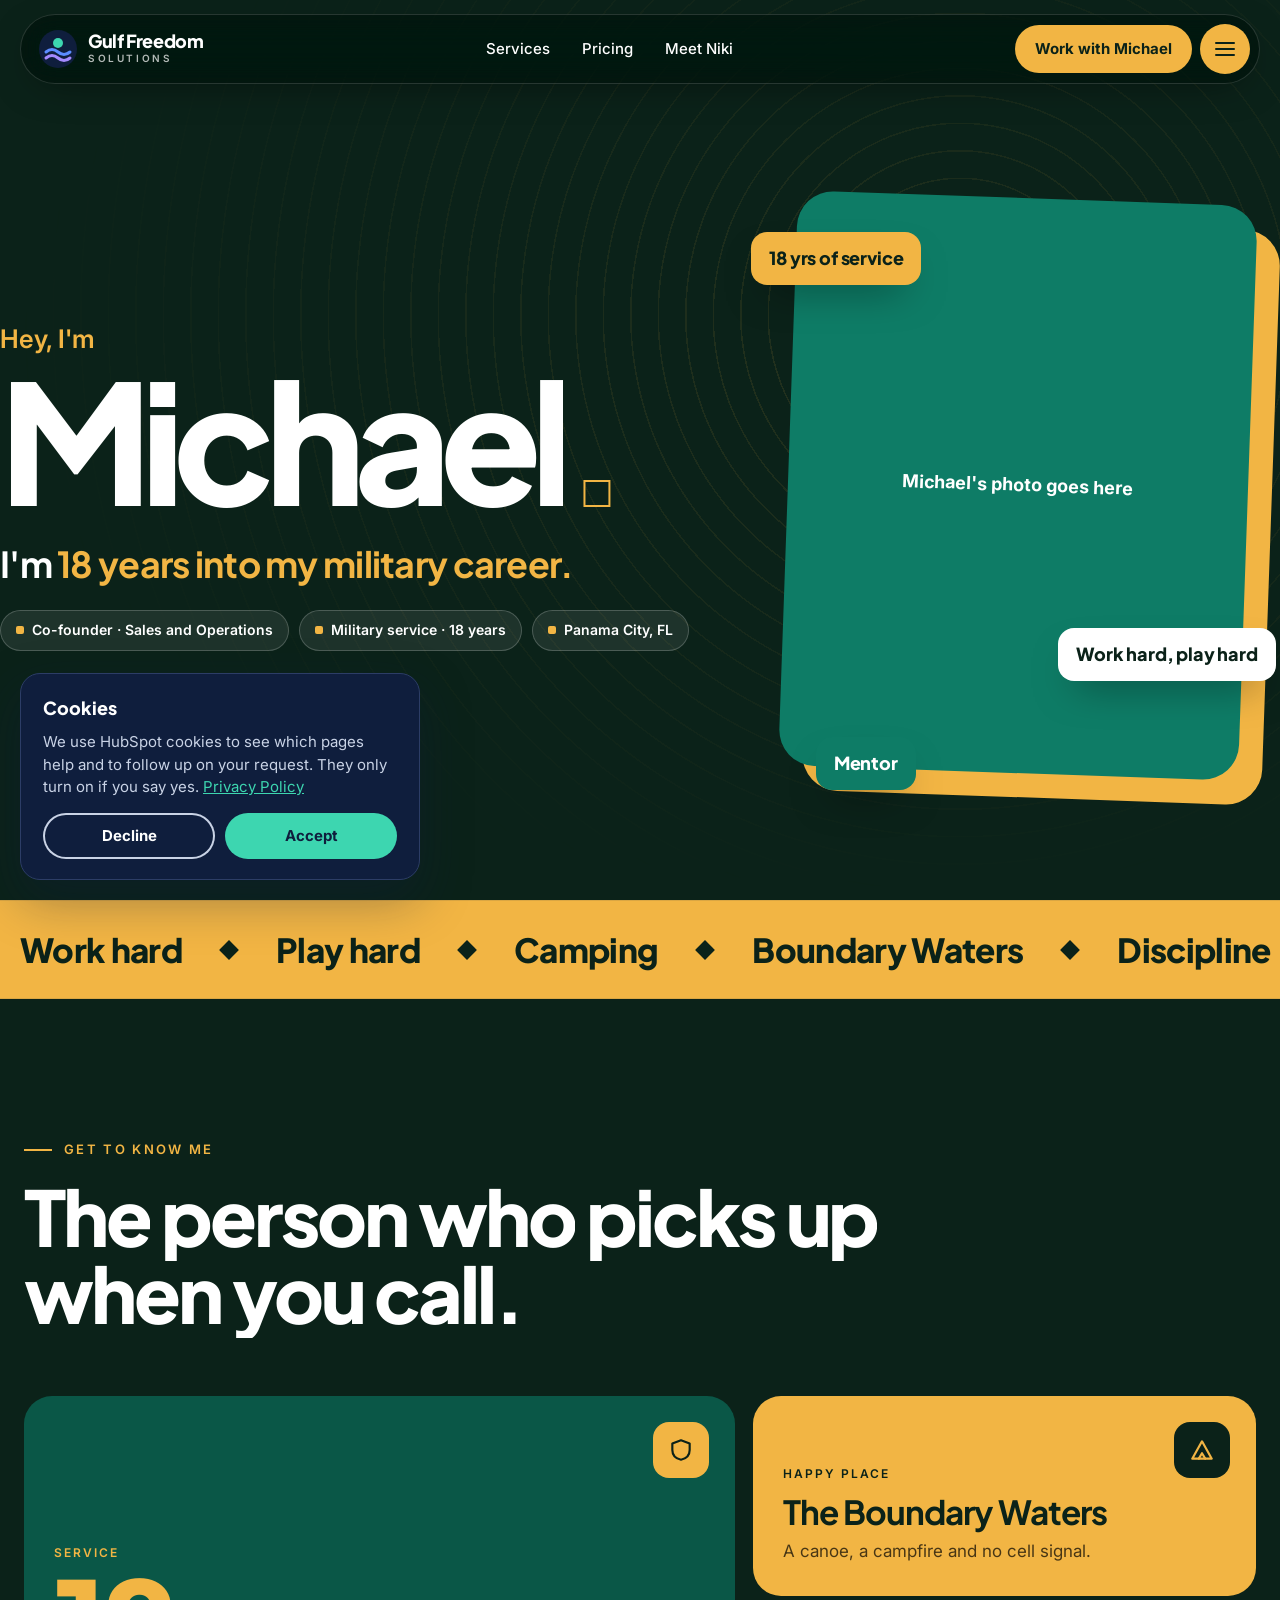
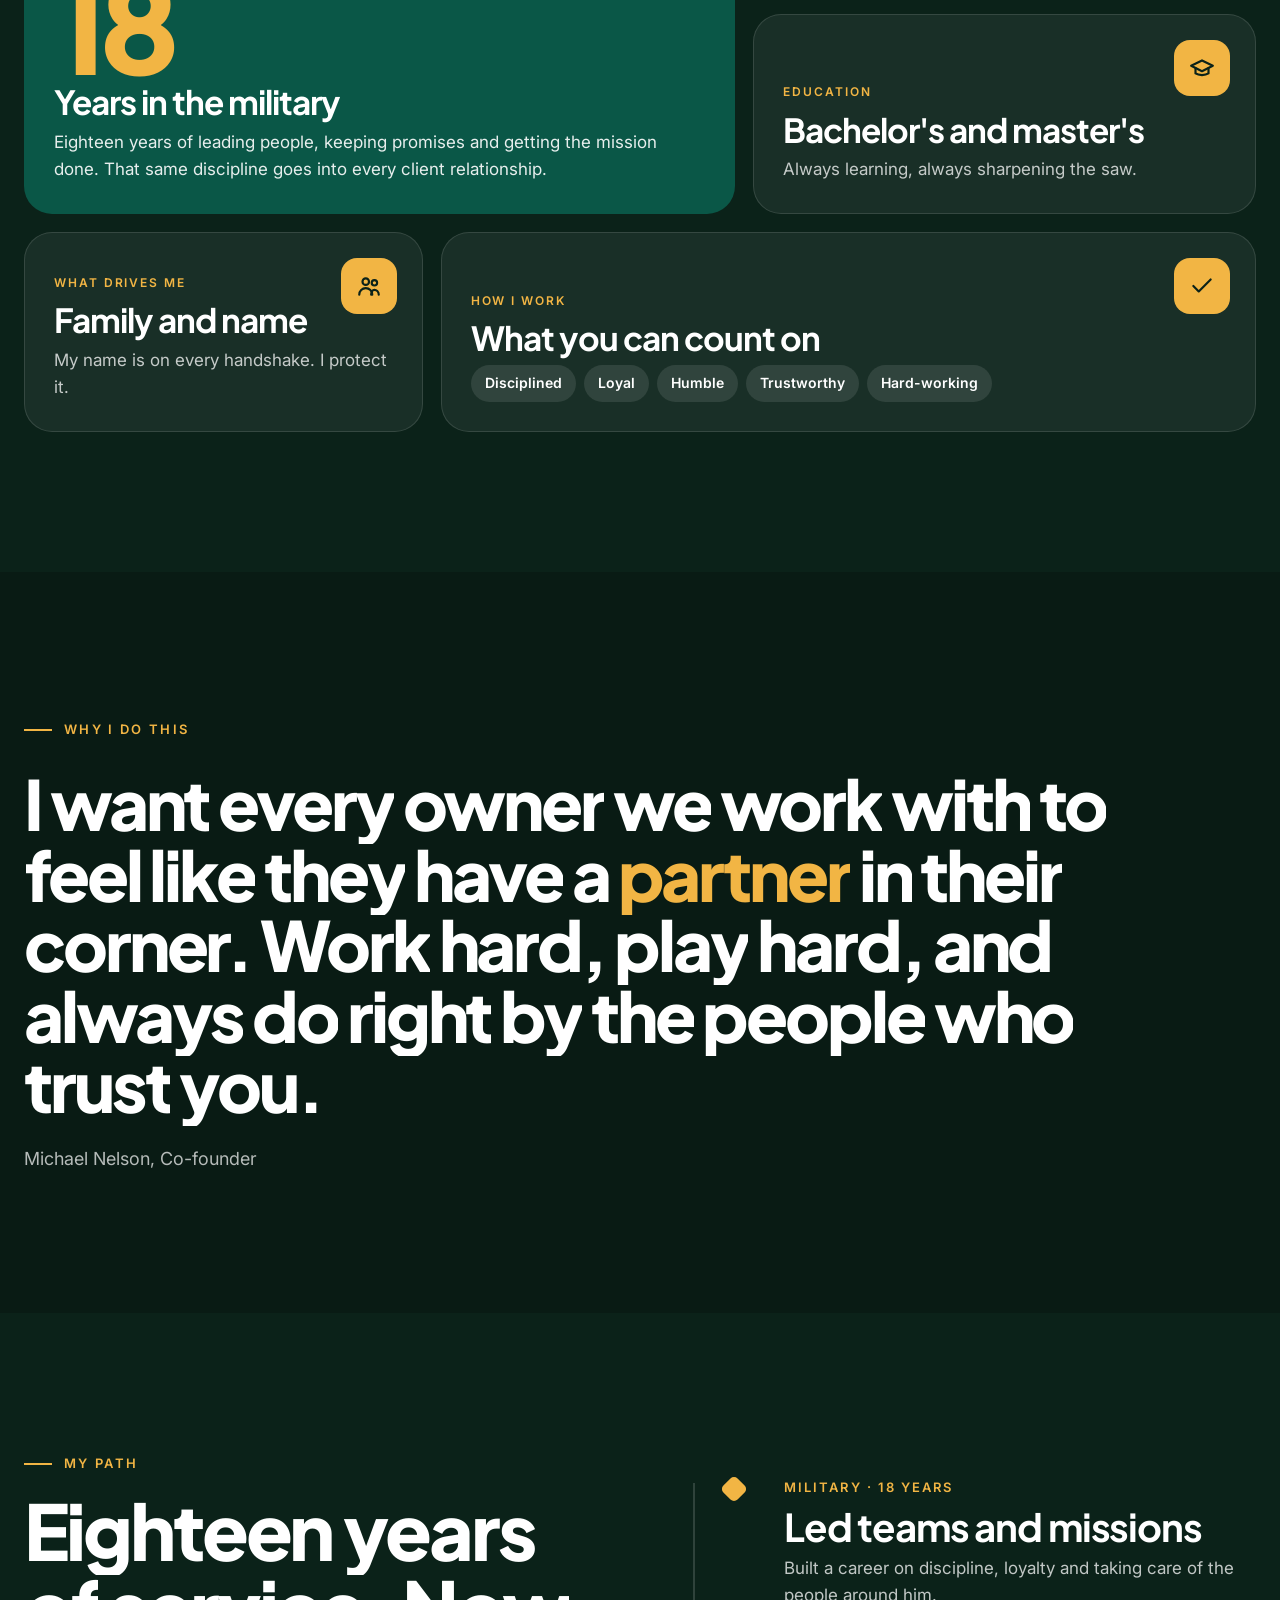
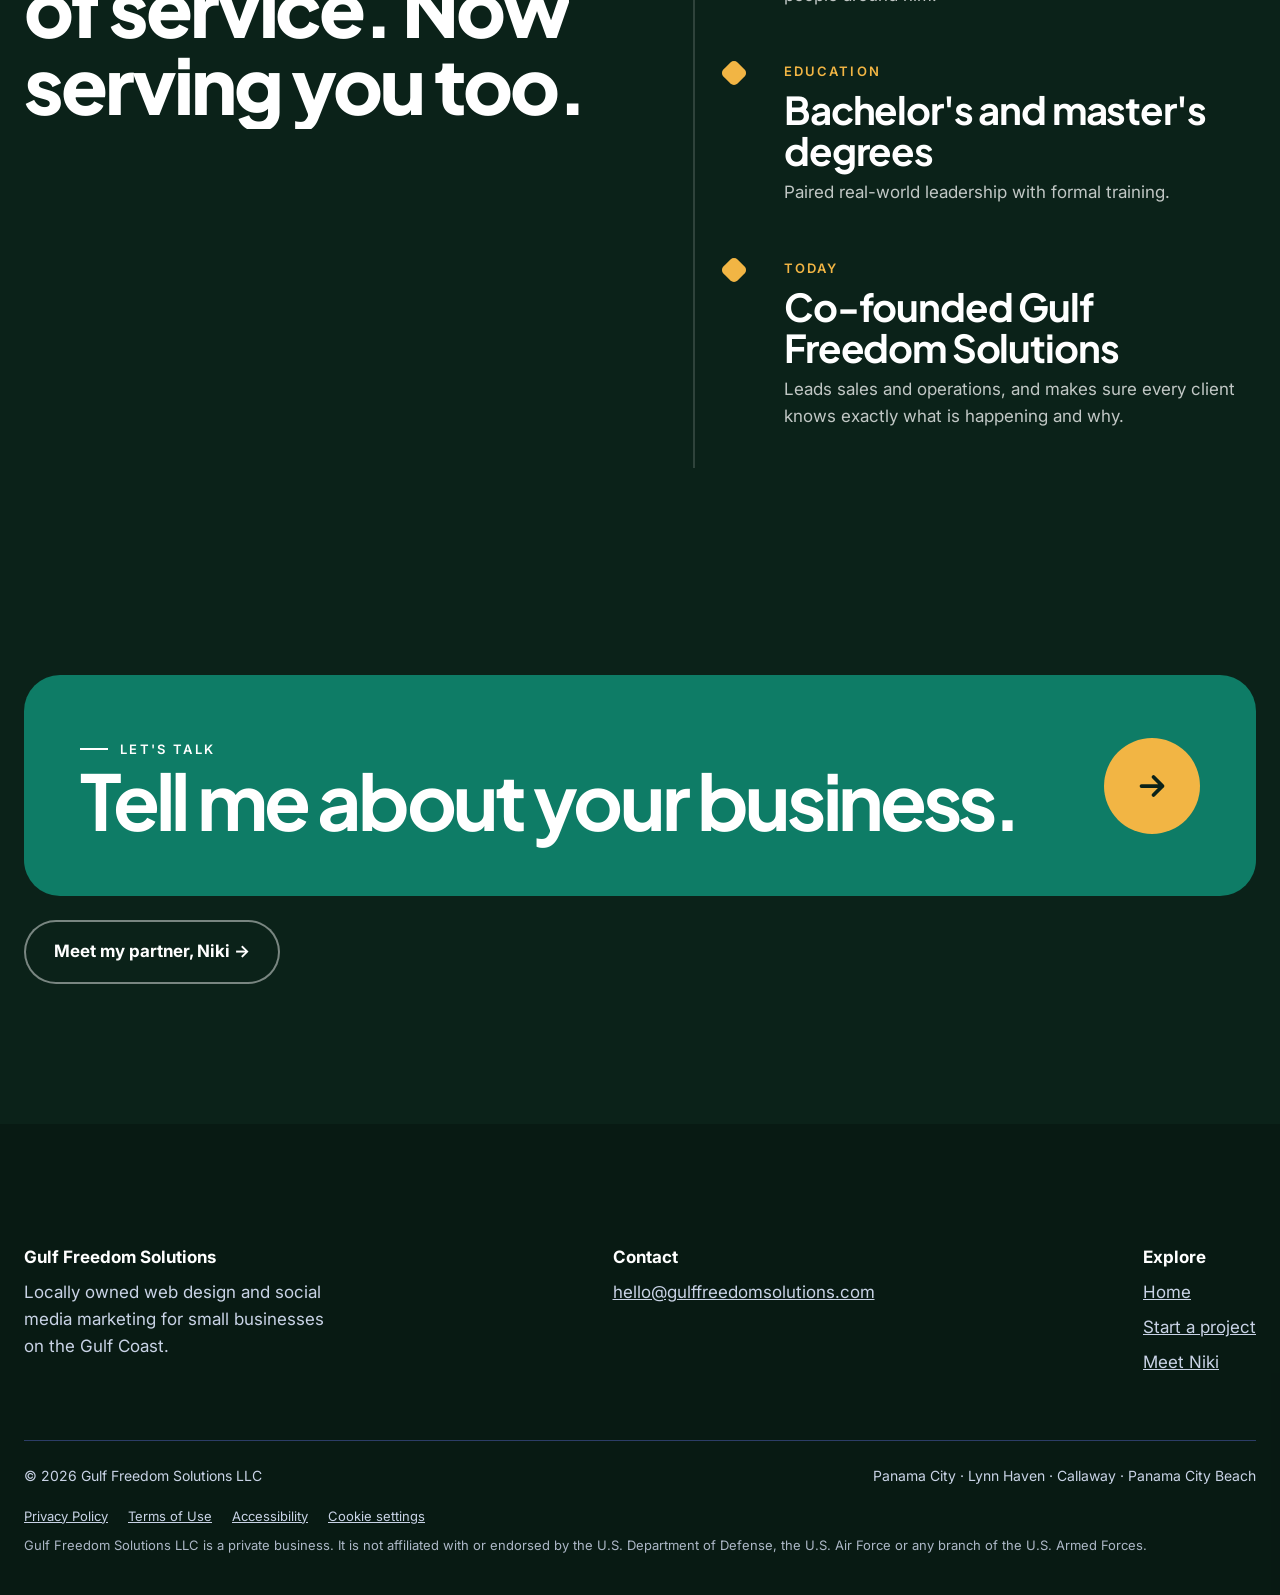
<file: team/partner.html>
<!doctype html>
<html lang="en" class="no-js">
<head>
<meta charset="utf-8">
<meta name="viewport" content="width=device-width, initial-scale=1">
<meta http-equiv="Content-Security-Policy" content="object-src 'none'; base-uri 'self'; form-action 'self' https://formspree.io; upgrade-insecure-requests">
<meta name="referrer" content="strict-origin-when-cross-origin">
<title>Michael Nelson, Co-Founder | Gulf Freedom Solutions</title>
<meta name="description" content="Michael Nelson is a co-founder of Gulf Freedom Solutions with 18 years of military service. He leads sales and operations.">
<link rel="canonical" href="https://gulffreedomsolutions.com/team/partner.html">
<meta name="robots" content="index, follow, max-image-preview:large, max-snippet:-1">
<meta name="theme-color" content="#0F1E3D">
<meta name="geo.region" content="US-FL">
<meta name="geo.placename" content="Panama City">
<meta property="og:type" content="profile">
<meta property="og:site_name" content="Gulf Freedom Solutions">
<meta property="og:locale" content="en_US">
<meta property="og:url" content="https://gulffreedomsolutions.com/team/partner.html">
<meta property="og:title" content="Michael Nelson, Co-Founder | Gulf Freedom Solutions">
<meta property="og:description" content="Michael Nelson is a co-founder of Gulf Freedom Solutions with 18 years of military service. He leads sales and operations.">
<meta property="og:image" content="https://gulffreedomsolutions.com/assets/og-image.jpg">
<meta property="og:image:width" content="1200">
<meta property="og:image:height" content="630">
<meta property="og:image:alt" content="Gulf Freedom Solutions: websites and social media ads that get you found. Locally owned in Panama City, Florida.">
<meta name="twitter:card" content="summary_large_image">
<meta name="twitter:title" content="Michael Nelson, Co-Founder | Gulf Freedom Solutions">
<meta name="twitter:description" content="Michael Nelson is a co-founder of Gulf Freedom Solutions with 18 years of military service. He leads sales and operations.">
<meta name="twitter:image" content="https://gulffreedomsolutions.com/assets/og-image.jpg">
<link rel="apple-touch-icon" href="../assets/brand/gfs-mark.png">
<link rel="sitemap" type="application/xml" href="/sitemap.xml">
<script type="application/ld+json">
{
 "@context": "https://schema.org",
 "@graph": [
  {
   "@type": "Organization",
   "@id": "https://gulffreedomsolutions.com/#organization",
   "name": "Gulf Freedom Solutions",
   "url": "https://gulffreedomsolutions.com/"
  },
  {
   "@type": "Person",
   "@id": "https://gulffreedomsolutions.com/team/partner.html#person",
   "name": "Michael Nelson",
   "url": "https://gulffreedomsolutions.com/team/partner.html",
   "jobTitle": "Co-Founder, Sales and Operations",
   "worksFor": {
    "@id": "https://gulffreedomsolutions.com/#organization"
   }
  },
  {
   "@type": "ProfilePage",
   "@id": "https://gulffreedomsolutions.com/team/partner.html#webpage",
   "url": "https://gulffreedomsolutions.com/team/partner.html",
   "name": "Meet Michael Nelson",
   "isPartOf": {
    "@id": "https://gulffreedomsolutions.com/#website"
   },
   "inLanguage": "en-US",
   "mainEntity": {
    "@id": "https://gulffreedomsolutions.com/team/partner.html#person"
   }
  },
  {
   "@type": "BreadcrumbList",
   "itemListElement": [
    {
     "@type": "ListItem",
     "position": 1,
     "name": "Home",
     "item": "https://gulffreedomsolutions.com/"
    },
    {
     "@type": "ListItem",
     "position": 2,
     "name": "Meet Michael Nelson",
     "item": "https://gulffreedomsolutions.com/team/partner.html"
    }
   ]
  }
 ]
}
</script>
<script>document.documentElement.className='js';</script>
<link rel="preconnect" href="https://fonts.googleapis.com">
<link rel="preconnect" href="https://fonts.gstatic.com" crossorigin>
<link href="https://fonts.googleapis.com/css2?family=Plus+Jakarta+Sans:wght@500;700;800&family=Inter:wght@400;500;600&display=swap" rel="stylesheet">
<link rel="icon" href="../assets/favicon.svg">
<link rel="stylesheet" href="../assets/site.css">
<link rel="stylesheet" href="../assets/bio.css">
<!-- CUSTOMIZE: Michael's page colors. --a = main color, --b = contrast color, --bg = background -->
<style>
body.bio{--a:#0E7C66;--b:#F2B544;--bg:#0B2219}
.bgpat{background-image:repeating-radial-gradient(circle at 75% 35%,transparent 0 26px,rgba(242,181,68,.22) 26px 27.5px);-webkit-mask-image:radial-gradient(70% 60% at 70% 40%,#000,transparent);mask-image:radial-gradient(70% 60% at 70% 40%,#000,transparent)}
</style>
</head>
<body class="bio">
<div class="px" id="px" aria-hidden="true" style="background:#0B2219"></div>
<a class="sr" href="#main">Skip to content</a>

<header class="bar">
  <a class="logo" href="../index.html" aria-label="Gulf Freedom Solutions home">
    <svg width="40" height="40" viewBox="0 0 40 40" aria-hidden="true"><circle cx="20" cy="20" r="19" fill="#0F1E3D"/><circle class="sun" cx="20" cy="14" r="5" fill="#3DD6B0"/><path d="M8 23 q6 -5 12 0 t12 0" stroke="#5B8CFF" stroke-width="3" fill="none" stroke-linecap="round"/><path d="M8 29 q6 -5 12 0 t12 0" stroke="#A58BFF" stroke-width="3" fill="none" stroke-linecap="round"/></svg>
    <span><b>Gulf Freedom</b><small>SOLUTIONS</small></span>
  </a>
  <nav class="bar-links" aria-label="Main">
    <a href="../index.html#services">Services</a>
    <a href="../index.html#quote">Pricing</a>
    <a href="niki.html">Meet Niki</a>
  </nav>
  <div class="bar-right">
    <a class="btn btn-a bar-cta" href="../start.html" data-magnet>Work with Michael</a>
    <button class="burger" type="button" aria-expanded="false" aria-controls="menu" aria-label="Open menu"><span></span><span></span><span></span></button>
  </div>
  <div class="bar-prog" aria-hidden="true"><span></span></div>
</header>

<div class="menu" id="menu" aria-hidden="true">
  <nav aria-label="Site">
    <a href="../index.html" data-img="https://images.unsplash.com/photo-1703556891303-99ed089279e6?auto=format&fit=crop&w=900&q=70"><span>Home</span></a>
    <a href="../index.html#services" data-img="https://images.unsplash.com/photo-1727099375394-dc6ebeb52794?auto=format&fit=crop&w=900&q=70"><span style="--d:.05s">Services</span></a>
    <a href="../index.html#quote" data-img="https://images.unsplash.com/photo-1651458198368-77036875857e?auto=format&fit=crop&w=900&q=70"><span style="--d:.1s">Pricing</span></a>
    <a href="niki.html" data-img="../assets/img/niki-life-2.jpg"><span style="--d:.15s">Meet Niki</span></a>
    <a href="partner.html" data-img="https://images.unsplash.com/photo-1651024954897-c4007704ae73?auto=format&fit=crop&w=900&q=70"><span style="--d:.2s">Meet Michael</span></a>
    <a href="../start.html" data-img="https://images.unsplash.com/photo-1701664708493-e7a4012bf525?auto=format&fit=crop&w=900&q=70"><span style="--d:.25s" class="grad">Start a project</span></a>
  </nav>
  <aside>
    <div class="menu-peek" aria-hidden="true"></div>
    <div><b>Say hello</b><a href="mailto:hello@gulffreedomsolutions.com">hello@gulffreedomsolutions.com</a></div>
    <div><b>Serving</b>Panama City · Lynn Haven · Callaway · Panama City Beach</div>
    <div class="menu-legal"><a href="../privacy.html">Privacy</a><a href="../terms.html">Terms</a><a href="../accessibility.html">Accessibility</a><button type="button" data-cookie-settings>Cookie settings</button></div>
  </aside>
</div>

<main id="main">

<section class="wrap b-hero">
  <div class="bgpat" aria-hidden="true"></div>
  <div>
    <p class="hi rv">Hey, I'm</p>
    <h1 class="split">Michael<span class="o">.</span></h1>
    <!-- CUSTOMIZE: the rotating words after "I'm" -->
    <p class="iam rv d2">I'm <span class="scr" data-words="18 years into my military career.|your point of contact.|happiest at a campsite.|working hard, playing hard.|a mentor at heart.">18 years into my military career.</span></p>
    <div class="role rv d3">
      <span class="pill"><i></i>Co-founder · Sales and Operations</span>
      <span class="pill"><i></i>Military service · 18 years</span>
      <span class="pill"><i></i>Panama City, FL</span>
    </div>
  </div>
  <div style="position:relative;max-width:460px;width:100%;justify-self:center">
    <div class="b-photo pximg" data-cols="8" data-rows="10">
      <!-- CUSTOMIZE: put Michael's photo in assets/img (for example michael-1.jpg) and replace this div with:
           <img src="../assets/img/michael-1.jpg" alt="Michael Nelson"> -->
      <div class="ph">Michael's photo goes here</div>
    </div>
    <span class="sticker" style="top:6%;left:-8%">18 yrs of service</span>
    <span class="sticker s2" style="bottom:16%;right:-6%">Work hard, play hard</span>
    <span class="sticker s3" style="bottom:-3%;left:6%">Mentor</span>
  </div>
</section>

<div class="marquee b-marquee" aria-hidden="true"><div>
  <span>Work hard</span><span>Play hard</span><span>Camping</span><span>Boundary Waters</span><span>Discipline</span><span>Loyalty</span><span>Family</span>
  <span>Work hard</span><span>Play hard</span><span>Camping</span><span>Boundary Waters</span><span>Discipline</span><span>Loyalty</span><span>Family</span>
</div></div>

<section class="sec">
  <div class="wrap">
    <div class="head">
      <p class="eyebrow rv">Get to know me</p>
      <h2 class="h2 split">The person who picks up when you call.</h2>
    </div>
    <!-- CUSTOMIZE: each box below is one fact about Michael. Change the words, or copy a box to add more -->
    <div class="bento">
      <div class="bx main c7 r2 rv">
        <span class="ico" aria-hidden="true"><svg width="26" height="26" viewBox="0 0 24 24" fill="none" stroke="currentColor" stroke-width="2" stroke-linecap="round" stroke-linejoin="round"><path d="M12 3l8 3v6c0 5-3.5 8-8 9-4.5-1-8-4-8-9V6z"/></svg></span>
        <span class="k">Service</span>
        <span class="big" data-count="18">0</span>
        <h3>Years in the military</h3>
        <p>Eighteen years of leading people, keeping promises and getting the mission done. That same discipline goes into every client relationship.</p>
      </div>
      <div class="bx solid c5 rv d1">
        <span class="ico" style="background:var(--bg);color:var(--b)" aria-hidden="true"><svg width="26" height="26" viewBox="0 0 24 24" fill="none" stroke="currentColor" stroke-width="2" stroke-linecap="round" stroke-linejoin="round"><path d="M3 20l9-16 9 16z"/><path d="M9 20l3-5 3 5"/></svg></span>
        <span class="k">Happy place</span>
        <h3>The Boundary Waters</h3>
        <p>A canoe, a campfire and no cell signal.</p>
      </div>
      <div class="bx c5 rv d2">
        <span class="ico" aria-hidden="true"><svg width="26" height="26" viewBox="0 0 24 24" fill="none" stroke="currentColor" stroke-width="2" stroke-linecap="round" stroke-linejoin="round"><path d="M22 10L12 5 2 10l10 5 10-5z"/><path d="M6 12v5c3 2 9 2 12 0v-5"/></svg></span>
        <span class="k">Education</span>
        <h3>Bachelor's and master's</h3>
        <p>Always learning, always sharpening the saw.</p>
      </div>
      <div class="bx c4 rv">
        <span class="ico" aria-hidden="true"><svg width="26" height="26" viewBox="0 0 24 24" fill="none" stroke="currentColor" stroke-width="2" stroke-linecap="round" stroke-linejoin="round"><circle cx="9" cy="8" r="3"/><circle cx="17" cy="9" r="2.5"/><path d="M3 20c0-3.5 2.7-6 6-6s6 2.5 6 6M14 20c0-2.5 1.3-4.5 3-4.5s4 1.5 4 4.5"/></svg></span>
        <span class="k">What drives me</span>
        <h3>Family and name</h3>
        <p>My name is on every handshake. I protect it.</p>
      </div>
      <div class="bx c8 rv d1">
        <span class="ico" aria-hidden="true"><svg width="26" height="26" viewBox="0 0 24 24" fill="none" stroke="currentColor" stroke-width="2" stroke-linecap="round" stroke-linejoin="round"><path d="M20 6L9 17l-5-5"/></svg></span>
        <span class="k">How I work</span>
        <h3>What you can count on</h3>
        <div class="tags"><span>Disciplined</span><span>Loyal</span><span>Humble</span><span>Trustworthy</span><span>Hard-working</span></div>
      </div>
    </div>
  </div>
</section>

<section class="sec" style="background:rgba(0,0,0,.22)">
  <div class="wrap">
    <p class="eyebrow rv" style="margin-bottom:28px">Why I do this</p>
    <!-- CUSTOMIZE: Michael's words, in his voice -->
    <p class="b-quote split">I want every owner we work with to feel like they have a <span class="hl">partner</span> in their corner. Work hard, play hard, and always do right by the people who trust you.</p>
    <p class="b-quote-src rv">Michael Nelson, Co-founder</p>
  </div>
</section>

<section class="sec">
  <div class="wrap" style="display:grid;grid-template-columns:repeat(auto-fit,minmax(320px,1fr));gap:64px">
    <div class="head" style="margin:0">
      <p class="eyebrow rv">My path</p>
      <h2 class="h2 split">Eighteen years of service. Now serving you too.</h2>
    </div>
    <!-- CUSTOMIZE: Michael's story, one milestone per item -->
    <ol class="path">
      <li class="rv"><span>Military · 18 years</span><h3>Led teams and missions</h3><p>Built a career on discipline, loyalty and taking care of the people around him.</p></li>
      <li class="rv"><span>Education</span><h3>Bachelor's and master's degrees</h3><p>Paired real-world leadership with formal training.</p></li>
      <li class="rv"><span>Today</span><h3>Co-founded Gulf Freedom Solutions</h3><p>Leads sales and operations, and makes sure every client knows exactly what is happening and why.</p></li>
    </ol>
  </div>
</section>

<section class="sec" style="padding-top:40px">
  <div class="wrap" style="display:flex;flex-direction:column;gap:24px">
    <a class="b-next rv" href="../start.html"><div><p class="eyebrow" style="color:#fff">Let's talk</p><h2>Tell me about your business.</h2></div><span class="arrow" aria-hidden="true"><svg width="36" height="36" viewBox="0 0 24 24" fill="none" stroke="currentColor" stroke-width="2.5" stroke-linecap="round" stroke-linejoin="round"><path d="M5 12h14M13 6l6 6-6 6"/></svg></span></a>
    <a class="btn btn-ghost rv" href="niki.html" style="align-self:flex-start">Meet my partner, Niki →</a>
  </div>
</section>

</main>

<footer class="foot">
  <div class="wrap">
    <div class="foot-cols" style="margin-top:0">
      <div style="max-width:320px"><b>Gulf Freedom Solutions</b><span>Locally owned web design and social media marketing for small businesses on the Gulf Coast.</span></div>
      <div><b>Contact</b><a href="mailto:hello@gulffreedomsolutions.com">hello@gulffreedomsolutions.com</a></div>
      <div><b>Explore</b><a href="../index.html">Home</a><a href="../start.html">Start a project</a><a href="niki.html">Meet Niki</a></div>
    </div>
    <div class="foot-bottom"><span>© <span data-year>2026</span> Gulf Freedom Solutions LLC</span><span>Panama City · Lynn Haven · Callaway · Panama City Beach</span></div>
    <div class="foot-legal"><a href="../privacy.html">Privacy Policy</a><a href="../terms.html">Terms of Use</a><a href="../accessibility.html">Accessibility</a><button type="button" data-cookie-settings>Cookie settings</button><p>Gulf Freedom Solutions LLC is a private business. It is not affiliated with or endorsed by the U.S. Department of Defense, the U.S. Air Force or any branch of the U.S. Armed Forces.</p></div>
  </div>
</footer>

<script src="../assets/site.js"></script>
<!-- Cookie consent: loads HubSpot tracking only after the visitor clicks Accept -->
<script src="../assets/consent.js"></script>
</body>
</html>
</file>
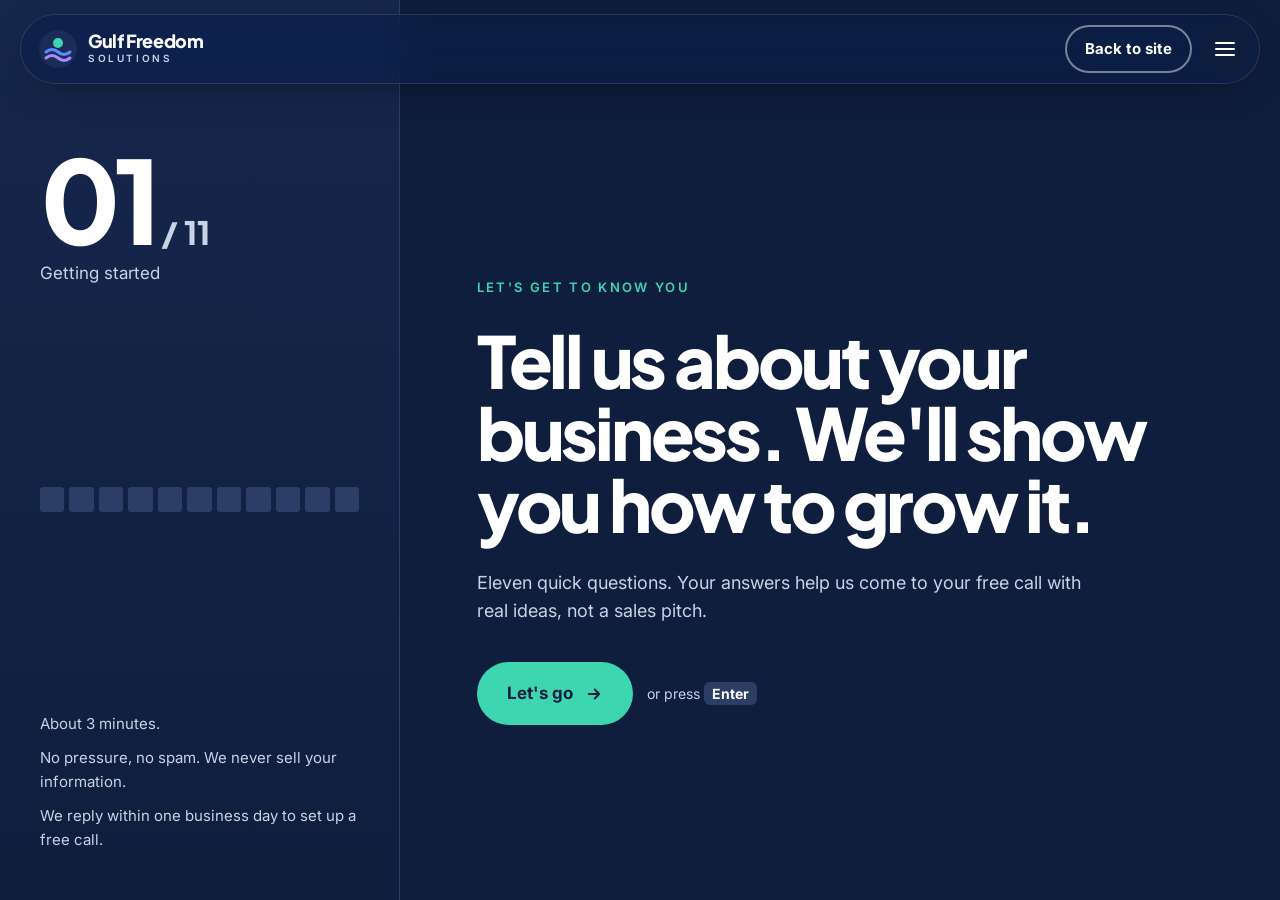
<file: v2/start.html>
<!doctype html>
<html lang="en" class="no-js">
<head>
<meta charset="utf-8">
<meta name="viewport" content="width=device-width, initial-scale=1">
<title>Tell Us About Your Business | Gulf Freedom Solutions</title>
<meta name="description" content="Answer a few quick questions and Gulf Freedom Solutions will reach out to set up a free, no-pressure call.">
<script>document.documentElement.className='js';</script>
<link rel="preconnect" href="https://fonts.googleapis.com">
<link rel="preconnect" href="https://fonts.gstatic.com" crossorigin>
<link href="https://fonts.googleapis.com/css2?family=Plus+Jakarta+Sans:wght@500;700;800&family=Inter:wght@400;500;600;700&display=swap" rel="stylesheet">
<link rel="icon" href="assets/favicon.svg">
<link rel="stylesheet" href="assets/site.css">
<link rel="stylesheet" href="assets/start.css">
</head>
<body class="q">
<div class="px" id="px" aria-hidden="true" style="background:#0F1E3D"></div>

<header class="bar">
  <a class="logo" href="index.html" aria-label="Gulf Freedom Solutions home">
    <svg width="40" height="40" viewBox="0 0 40 40" aria-hidden="true"><circle cx="20" cy="20" r="19" fill="#1B2D57"/><circle class="sun" cx="20" cy="14" r="5" fill="#3DD6B0"/><path d="M8 23 q6 -5 12 0 t12 0" stroke="#5B8CFF" stroke-width="3" fill="none" stroke-linecap="round"/><path d="M8 29 q6 -5 12 0 t12 0" stroke="#A58BFF" stroke-width="3" fill="none" stroke-linecap="round"/></svg>
    <span><b>Gulf Freedom</b><small>SOLUTIONS</small></span>
  </a>
  <div class="bar-right">
    <a class="btn btn-ghost bar-cta" href="index.html">Back to site</a>
    <button class="burger" type="button" aria-expanded="false" aria-controls="menu" aria-label="Open menu"><span></span><span></span><span></span></button>
  </div>
</header>

<div class="menu" id="menu" aria-hidden="true">
  <nav aria-label="Site">
    <a href="index.html" data-img="https://images.unsplash.com/photo-1703556891303-99ed089279e6?auto=format&fit=crop&w=900&q=70"><span>Home</span></a>
    <a href="index.html#services" data-img="https://images.unsplash.com/photo-1727099375394-dc6ebeb52794?auto=format&fit=crop&w=900&q=70"><span style="--d:.05s">Services</span></a>
    <a href="index.html#quote" data-img="https://images.unsplash.com/photo-1651458198368-77036875857e?auto=format&fit=crop&w=900&q=70"><span style="--d:.1s">Pricing</span></a>
    <a href="team/niki.html" data-img="assets/img/niki-1.jpg"><span style="--d:.15s">Meet Niki</span></a>
    <a href="team/partner.html" data-img="https://images.unsplash.com/photo-1651024954897-c4007704ae73?auto=format&fit=crop&w=900&q=70"><span style="--d:.2s">Meet Michael</span></a>
    <a href="start.html" data-img="https://images.unsplash.com/photo-1701664708493-e7a4012bf525?auto=format&fit=crop&w=900&q=70"><span style="--d:.25s" class="grad">Start a project</span></a>
  </nav>
  <aside>
    <div class="menu-peek" aria-hidden="true"></div>
    <div><b>Say hello</b><a href="mailto:hello@gulffreedomsolutions.com">hello@gulffreedomsolutions.com</a><br><a href="tel:+18505550123">(850) 555-0123</a></div>
    <div><b>Serving</b>Panama City · Lynn Haven · Callaway · Panama City Beach</div>
  </aside>
</div>

<main class="stage" id="main">
  <aside class="rail" aria-hidden="true">
    <div>
      <div class="count"><span id="n">01</span><small>/ 11</small></div>
      <p class="label" id="lbl">Getting started</p>
    </div>
    <div class="meter" id="meter"></div>
    <div class="why">
      <span>About 3 minutes.</span>
      <span>No pressure, no spam. We never sell your information.</span>
      <span>We reply within one business day to set up a free call.</span>
    </div>
  </aside>

  <div class="board" id="board">
    <div class="dust" id="dust" aria-hidden="true"></div>

    <!-- FORM: replace YOUR_FORM_ID below with the ID from your Formspree form -->
    <form id="qform" action="https://formspree.io/f/YOUR_FORM_ID" method="POST" novalidate>
      <input type="hidden" name="_subject" value="New website questionnaire">

      <section class="step on" data-label="Getting started">
        <p class="kicker">Let's get to know you</p>
        <h1>Tell us about your business. We'll show you how to grow it.</h1>
        <p class="hint">Eleven quick questions. Your answers help us come to your free call with real ideas, not a sales pitch.</p>
        <div class="nav"><button type="button" class="btn btn-green next" data-magnet>Let's go <svg width="18" height="18" viewBox="0 0 24 24" fill="none" stroke="currentColor" stroke-width="2.5" stroke-linecap="round" stroke-linejoin="round" aria-hidden="true"><path d="M5 12h14M13 6l6 6-6 6"/></svg></button><span class="enter">or press <kbd>Enter</kbd></span></div>
      </section>

      <section class="step" data-label="About you">
        <p class="kicker">Question 1</p>
        <h2><label for="f-name">First things first. What's your name?</label></h2>
        <input class="big-in" id="f-name" name="name" type="text" autocomplete="name" placeholder="Type your name" required>
        <p class="err" role="alert"></p>
        <div class="nav"><button type="button" class="back">← Back</button><button type="button" class="btn btn-green next">Continue</button><span class="enter">press <kbd>Enter</kbd></span></div>
      </section>

      <section class="step" data-label="Your business">
        <p class="kicker">Question 2</p>
        <h2><label for="f-biz">Nice to meet you, <span data-name>friend</span>. What's your business called?</label></h2>
        <input class="big-in" id="f-biz" name="business" type="text" autocomplete="organization" placeholder="Business name (or your idea)">
        <p class="err" role="alert"></p>
        <div class="nav"><button type="button" class="back">← Back</button><button type="button" class="btn btn-green next">Continue</button><span class="enter">press <kbd>Enter</kbd></span></div>
      </section>

      <section class="step" data-label="Your industry" data-auto>
        <p class="kicker">Question 3</p>
        <h2 id="t-type">What kind of business is it?</h2>
        <div class="chips" role="radiogroup" aria-labelledby="t-type">
          <label class="chip"><input type="radio" name="business_type" value="Restaurant, cafe or food truck"><span><kbd>A</kbd>Restaurant, cafe or food truck</span></label>
          <label class="chip"><input type="radio" name="business_type" value="Home services"><span><kbd>B</kbd>Home services</span></label>
          <label class="chip"><input type="radio" name="business_type" value="Beauty, barber or salon"><span><kbd>C</kbd>Beauty, barber or salon</span></label>
          <label class="chip"><input type="radio" name="business_type" value="Retail shop"><span><kbd>D</kbd>Retail shop</span></label>
          <label class="chip"><input type="radio" name="business_type" value="Health, fitness or wellness"><span><kbd>E</kbd>Health, fitness or wellness</span></label>
          <label class="chip"><input type="radio" name="business_type" value="Tourism, rentals or beach"><span><kbd>F</kbd>Tourism, rentals or beach</span></label>
          <label class="chip"><input type="radio" name="business_type" value="Church, ministry or nonprofit"><span><kbd>G</kbd>Church, ministry or nonprofit</span></label>
          <label class="chip"><input type="radio" name="business_type" value="Professional services"><span><kbd>H</kbd>Professional services</span></label>
          <label class="chip"><input type="radio" name="business_type" value="Something else"><span><kbd>I</kbd>Something else</span></label>
        </div>
        <p class="err" role="alert"></p>
        <div class="nav"><button type="button" class="back">← Back</button><button type="button" class="btn btn-green next">Continue</button></div>
      </section>

      <section class="step" data-label="Where you are now" data-auto>
        <p class="kicker">Question 4</p>
        <h2 id="t-now">Where can people find you online today?</h2>
        <div class="chips" role="radiogroup" aria-labelledby="t-now">
          <label class="chip"><input type="radio" name="online_today" value="Nowhere yet"><span><kbd>A</kbd>Nowhere yet</span></label>
          <label class="chip"><input type="radio" name="online_today" value="Social page only"><span><kbd>B</kbd>Just a Facebook or Instagram page</span></label>
          <label class="chip"><input type="radio" name="online_today" value="Outdated website"><span><kbd>C</kbd>I have a website, but it's outdated</span></label>
          <label class="chip"><input type="radio" name="online_today" value="Website not bringing customers"><span><kbd>D</kbd>I have a website, but it doesn't bring customers</span></label>
        </div>
        <p class="err" role="alert"></p>
        <div class="nav"><button type="button" class="back">← Back</button><button type="button" class="btn btn-green next">Continue</button></div>
      </section>

      <section class="step" data-label="What you need">
        <p class="kicker">Question 5 · pick any</p>
        <h2 id="t-help">What can we help you with?</h2>
        <div class="chips" role="group" aria-labelledby="t-help">
          <label class="chip"><input type="checkbox" name="help_with[]" value="New website"><span><kbd>A</kbd>A new website</span></label>
          <label class="chip"><input type="checkbox" name="help_with[]" value="Website management"><span><kbd>B</kbd>Someone to manage my website</span></label>
          <label class="chip"><input type="checkbox" name="help_with[]" value="Social media ads"><span><kbd>C</kbd>Social media ads</span></label>
          <label class="chip"><input type="checkbox" name="help_with[]" value="Not sure yet"><span><kbd>D</kbd>Not sure yet, help me decide</span></label>
        </div>
        <p class="err" role="alert"></p>
        <div class="nav"><button type="button" class="back">← Back</button><button type="button" class="btn btn-green next">Continue</button><span class="enter">press <kbd>Enter</kbd></span></div>
      </section>

      <section class="step" data-label="Your goal" data-auto>
        <p class="kicker">Question 6</p>
        <h2 id="t-goal">If we nail one thing this year, what should it be?</h2>
        <div class="chips" role="radiogroup" aria-labelledby="t-goal">
          <label class="chip"><input type="radio" name="goal" value="More calls and customers"><span><kbd>A</kbd>More calls and customers</span></label>
          <label class="chip"><input type="radio" name="goal" value="Show up on Google"><span><kbd>B</kbd>Show up when people search Google</span></label>
          <label class="chip"><input type="radio" name="goal" value="Look more professional"><span><kbd>C</kbd>Look more professional</span></label>
          <label class="chip"><input type="radio" name="goal" value="Online booking or ordering"><span><kbd>D</kbd>Let customers book or order online</span></label>
          <label class="chip"><input type="radio" name="goal" value="Less time on marketing"><span><kbd>E</kbd>Spend less time on marketing myself</span></label>
        </div>
        <p class="err" role="alert"></p>
        <div class="nav"><button type="button" class="back">← Back</button><button type="button" class="btn btn-green next">Continue</button></div>
      </section>

      <section class="step" data-label="Your story">
        <p class="kicker">Question 7 · optional</p>
        <h2><label for="f-story">What makes your business special, <span data-name>friend</span>?</label></h2>
        <p class="hint">Why you started, what customers love, what you're proud of. This is what we'll help the world see.</p>
        <textarea class="big-in" id="f-story" name="story" rows="4" placeholder="Tell us in your own words…"></textarea>
        <div class="nav"><button type="button" class="back">← Back</button><button type="button" class="btn btn-green next">Continue</button></div>
      </section>

      <section class="step" data-label="Budget" data-auto>
        <p class="kicker">Question 8</p>
        <h2 id="t-budget">About how much could you invest in marketing each month?</h2>
        <div class="chips" role="radiogroup" aria-labelledby="t-budget">
          <label class="chip"><input type="radio" name="budget" value="Under $200"><span><kbd>A</kbd>Under $200</span></label>
          <label class="chip"><input type="radio" name="budget" value="$200 to $500"><span><kbd>B</kbd>$200 to $500</span></label>
          <label class="chip"><input type="radio" name="budget" value="$500 to $1,000"><span><kbd>C</kbd>$500 to $1,000</span></label>
          <label class="chip"><input type="radio" name="budget" value="Over $1,000"><span><kbd>D</kbd>Over $1,000</span></label>
          <label class="chip"><input type="radio" name="budget" value="Not sure yet"><span><kbd>E</kbd>Not sure yet</span></label>
        </div>
        <p class="err" role="alert"></p>
        <div class="nav"><button type="button" class="back">← Back</button><button type="button" class="btn btn-green next">Continue</button></div>
      </section>

      <section class="step" data-label="Timing" data-auto>
        <p class="kicker">Question 9</p>
        <h2 id="t-when">When would you like to get started?</h2>
        <div class="chips" role="radiogroup" aria-labelledby="t-when">
          <label class="chip"><input type="radio" name="timeline" value="As soon as possible"><span><kbd>A</kbd>As soon as possible</span></label>
          <label class="chip"><input type="radio" name="timeline" value="Within the next month"><span><kbd>B</kbd>Within the next month</span></label>
          <label class="chip"><input type="radio" name="timeline" value="In 1 to 3 months"><span><kbd>C</kbd>In 1 to 3 months</span></label>
          <label class="chip"><input type="radio" name="timeline" value="Just exploring"><span><kbd>D</kbd>Just exploring</span></label>
        </div>
        <p class="err" role="alert"></p>
        <div class="nav"><button type="button" class="back">← Back</button><button type="button" class="btn btn-green next">Continue</button></div>
      </section>

      <section class="step" data-label="How to reach you">
        <p class="kicker">Question 10</p>
        <h2>Where should we send your ideas, <span data-name>friend</span>?</h2>
        <div class="two">
          <div class="field"><label for="f-email">Email</label><input class="big-in" id="f-email" name="email" type="email" autocomplete="email" placeholder="you@business.com" required></div>
          <div class="field"><label for="f-phone">Phone (optional)</label><input class="big-in" id="f-phone" name="phone" type="tel" autocomplete="tel" placeholder="(850) 000-0000"></div>
        </div>
        <div class="chips" role="radiogroup" aria-label="Best way to reach you">
          <label class="chip"><input type="radio" name="contact_pref" value="Email" checked><span>Email me</span></label>
          <label class="chip"><input type="radio" name="contact_pref" value="Call"><span>Call me</span></label>
          <label class="chip"><input type="radio" name="contact_pref" value="Text"><span>Text me</span></label>
        </div>
        <p class="err" role="alert"></p>
        <div class="nav"><button type="button" class="back">← Back</button><button type="button" class="btn btn-green next">Review my answers</button><span class="enter">press <kbd>Enter</kbd></span></div>
      </section>

      <section class="step" data-label="Review">
        <p class="kicker">Question 11 · last step</p>
        <h2>Look good, <span data-name>friend</span>?</h2>
        <dl class="review" id="review"></dl>
        <p class="err" role="alert"></p>
        <div class="nav"><button type="button" class="back">← Back</button><button type="submit" class="btn btn-green" data-magnet>Send my answers <svg width="18" height="18" viewBox="0 0 24 24" fill="none" stroke="currentColor" stroke-width="2.5" stroke-linecap="round" stroke-linejoin="round" aria-hidden="true"><path d="M5 12h14M13 6l6 6-6 6"/></svg></button></div>
      </section>

      <section class="step" data-label="All set" id="done" aria-live="polite">
        <div class="done-burst" id="burst" aria-hidden="true"></div>
        <p class="kicker">Received</p>
        <h2>Thank you, <span data-name>friend</span>. Let's go far together.</h2>
        <p class="hint">We'll read every answer and reach out within one business day to set up your free call.</p>
        <div class="nav"><a class="btn btn-ghost" href="index.html">Back to the site</a><a class="btn btn-green" href="team/niki.html">Meet the team</a></div>
      </section>
    </form>
  </div>
</main>

<script src="assets/site.js"></script>
<script>
(function () {
  var reduce = window.matchMedia('(prefers-reduced-motion: reduce)').matches;
  var form = document.getElementById('qform');
  var steps = [].slice.call(form.querySelectorAll('.step'));
  var board = document.getElementById('board');
  var cur = 0, busy = false, total = 11;

  /* progress meter */
  var meter = document.getElementById('meter');
  for (var m = 0; m < total; m++) meter.appendChild(document.createElement('i'));
  var dots = [].slice.call(meter.children);

  /* floating pixels */
  var dust = document.getElementById('dust'), colors = ['#3DD6B0', '#5B8CFF', '#A58BFF', '#2457D6'];
  if (!reduce) for (var d = 0; d < 26; d++) {
    var p = document.createElement('i');
    p.style.left = (Math.random() * 100) + '%';
    p.style.top = (60 + Math.random() * 50) + '%';
    p.style.background = colors[d % 4];
    p.style.animationDelay = (-Math.random() * 9).toFixed(2) + 's';
    p.style.animationDuration = (7 + Math.random() * 8).toFixed(2) + 's';
    var s = 6 + Math.round(Math.random() * 8); p.style.width = p.style.height = s + 'px';
    dust.appendChild(p);
  }

  /* pixel overlay for step changes */
  var qpx = document.createElement('div');
  qpx.className = 'qpx';
  qpx.setAttribute('aria-hidden', 'true');
  board.appendChild(qpx);
  var cells = [];
  function buildCells() {
    var r = board.getBoundingClientRect(), size = window.innerWidth < 700 ? 36 : 56;
    var cols = Math.ceil(r.width / size), rows = Math.ceil(r.height / size);
    qpx.style.gridTemplateColumns = 'repeat(' + cols + ',1fr)';
    qpx.style.gridTemplateRows = 'repeat(' + rows + ',1fr)';
    qpx.innerHTML = '';
    for (var i = 0; i < cols * rows; i++) qpx.appendChild(document.createElement('i'));
    cells = [].slice.call(qpx.children);
  }
  buildCells();
  window.addEventListener('resize', buildCells);
  function wave(dir) {
    /* sweep pixels in a diagonal wave with a little randomness */
    var cols = qpx.style.gridTemplateColumns.match(/\d+/)[0] | 0;
    cells.forEach(function (c, i) {
      var x = i % cols, y = (i / cols) | 0;
      var t = ((dir > 0 ? x : cols - x) * 0.018) + y * 0.01 + Math.random() * 0.12;
      c.style.transitionDelay = t.toFixed(3) + 's';
    });
  }

  function name() { var v = form.name.value.trim().split(' ')[0]; return v || 'friend'; }
  function render() {
    steps.forEach(function (s, i) { s.classList.toggle('on', i === cur); });
    [].forEach.call(document.querySelectorAll('[data-name]'), function (e) { e.textContent = name(); });
    var n = Math.min(cur, total); if (n < 1) n = 1;
    document.getElementById('n').textContent = (n < 10 ? '0' : '') + n;
    document.getElementById('lbl').textContent = steps[cur].dataset.label;
    dots.forEach(function (dt, i) { dt.classList.toggle('on', i < cur - 1 || cur > total); dt.classList.toggle('now', i === cur - 1 && cur <= total); });
    if (steps[cur].querySelector('#review')) buildReview();
    var f = steps[cur].querySelector('input.big-in,textarea');
    if (f) setTimeout(function () { f.focus({ preventScroll: true }); }, 60);
    else { var h = steps[cur].querySelector('h1,h2'); if (h) { h.tabIndex = -1; h.focus({ preventScroll: true }); } }
  }
  function go(to) {
    if (busy || to < 0 || to >= steps.length || to === cur) return;
    if (reduce) { cur = to; render(); return; }
    busy = true;
    var dir = to > cur ? 1 : -1;
    wave(dir);
    qpx.classList.add('cover');
    setTimeout(function () {
      cur = to; render();
      window.scrollTo(0, 0);
      wave(dir);
      qpx.classList.remove('cover');
      setTimeout(function () { busy = false; }, 500);
    }, 520);
  }

  function valid(step) {
    var err = step.querySelector('.err'); if (err) err.textContent = '';
    var req = step.querySelector('input[required]');
    if (req && !req.value.trim()) { if (err) err.textContent = 'Please fill this in to keep going.'; req.focus(); return false; }
    var em = step.querySelector('input[type=email]');
    if (em && em.value && !/^[^\s@]+@[^\s@]+\.[^\s@]+$/.test(em.value)) { err.textContent = 'That email does not look quite right.'; em.focus(); return false; }
    if (step.hasAttribute('data-auto') && !step.querySelector('input:checked')) { if (err) err.textContent = 'Pick the one that fits best.'; return false; }
    return true;
  }
  function next() { if (valid(steps[cur])) go(cur + 1); }

  form.addEventListener('click', function (e) {
    if (e.target.closest('.next')) { e.preventDefault(); next(); }
    if (e.target.closest('.back')) { e.preventDefault(); go(cur - 1); }
    var ed = e.target.closest('[data-edit]'); if (ed) { e.preventDefault(); go(+ed.dataset.edit); }
  });
  form.addEventListener('change', function (e) {
    var st = e.target.closest('.step');
    if (e.target.type === 'radio' && st && st.hasAttribute('data-auto')) setTimeout(next, 380);
  });
  document.addEventListener('keydown', function (e) {
    if (document.documentElement.classList.contains('menu-open')) return;
    var st = steps[cur];
    if (e.key === 'Enter' && !e.shiftKey && e.target.tagName !== 'TEXTAREA' && e.target.tagName !== 'BUTTON' && e.target.tagName !== 'A') {
      if (st.querySelector('#review') || st.id === 'done') return;
      e.preventDefault(); next(); return;
    }
    if (/^[a-i]$/i.test(e.key) && !/INPUT|TEXTAREA/.test(e.target.tagName) || (/^[a-i]$/i.test(e.key) && e.target.type && /radio|checkbox/.test(e.target.type))) {
      var chips = st.querySelectorAll('.chip input'), idx = e.key.toLowerCase().charCodeAt(0) - 97;
      if (chips[idx] && st.querySelector('kbd')) { chips[idx].click(); }
    }
  });

  var labels = { name: 'Name', business: 'Business', business_type: 'Type', online_today: 'Online today', 'help_with[]': 'Help with', goal: 'Main goal', story: 'Your story', budget: 'Monthly budget', timeline: 'Start', email: 'Email', phone: 'Phone', contact_pref: 'Reach me by' };
  function buildReview() {
    var fd = new FormData(form), out = {}, where = {};
    fd.forEach(function (v, k) { if (!labels[k] || !String(v).trim()) return; out[k] = out[k] ? out[k] + ', ' + v : v; });
    steps.forEach(function (s, i) { [].forEach.call(s.querySelectorAll('[name]'), function (el) { if (where[el.name] == null) where[el.name] = i; }); });
    var html = '';
    Object.keys(labels).forEach(function (k) {
      if (!out[k]) return;
      var v = String(out[k]); if (v.length > 120) v = v.slice(0, 117) + '…';
      html += '<div><dt>' + labels[k] + '</dt><dd></dd><button type="button" data-edit="' + where[k] + '">Edit</button></div>';
    });
    var rv = document.getElementById('review'); rv.innerHTML = html;
    var i = 0; Object.keys(labels).forEach(function (k) { if (!out[k]) return; var v = String(out[k]); if (v.length > 120) v = v.slice(0, 117) + '…'; rv.querySelectorAll('dd')[i++].textContent = v; });
  }

  function burst() {
    var b = document.getElementById('burst'); b.innerHTML = '';
    for (var i = 0; i < 16; i++) { var c = document.createElement('i'); c.style.background = colors[i % 4]; c.style.animationDelay = (i * 0.04) + 's'; b.appendChild(c); }
  }
  form.addEventListener('submit', function (e) {
    e.preventDefault();
    var err = steps[cur].querySelector('.err'); err.textContent = '';
    var btn = form.querySelector('button[type=submit]'); btn.disabled = true; btn.firstChild.textContent = 'Sending… ';
    var action = form.getAttribute('action');
    function finish() { burst(); go(steps.length - 1); }
    if (action.indexOf('YOUR_FORM_ID') > -1) {
      /* form service not connected yet: open an email with the answers instead */
      var fd = new FormData(form), body = '';
      fd.forEach(function (v, k) { if (labels[k] && String(v).trim()) body += labels[k] + ': ' + v + '\n'; });
      location.href = 'mailto:hello@gulffreedomsolutions.com?subject=' + encodeURIComponent('New website questionnaire') + '&body=' + encodeURIComponent(body);
      setTimeout(finish, 400);
      return;
    }
    fetch(action, { method: 'POST', body: new FormData(form), headers: { Accept: 'application/json' } })
      .then(function (r) { if (!r.ok) throw new Error(); finish(); })
      .catch(function () { btn.disabled = false; btn.firstChild.textContent = 'Send my answers '; err.textContent = 'Something went wrong. Please try again, or email hello@gulffreedomsolutions.com.'; });
  });

  render();
})();
</script>
</body>
</html>
</file>
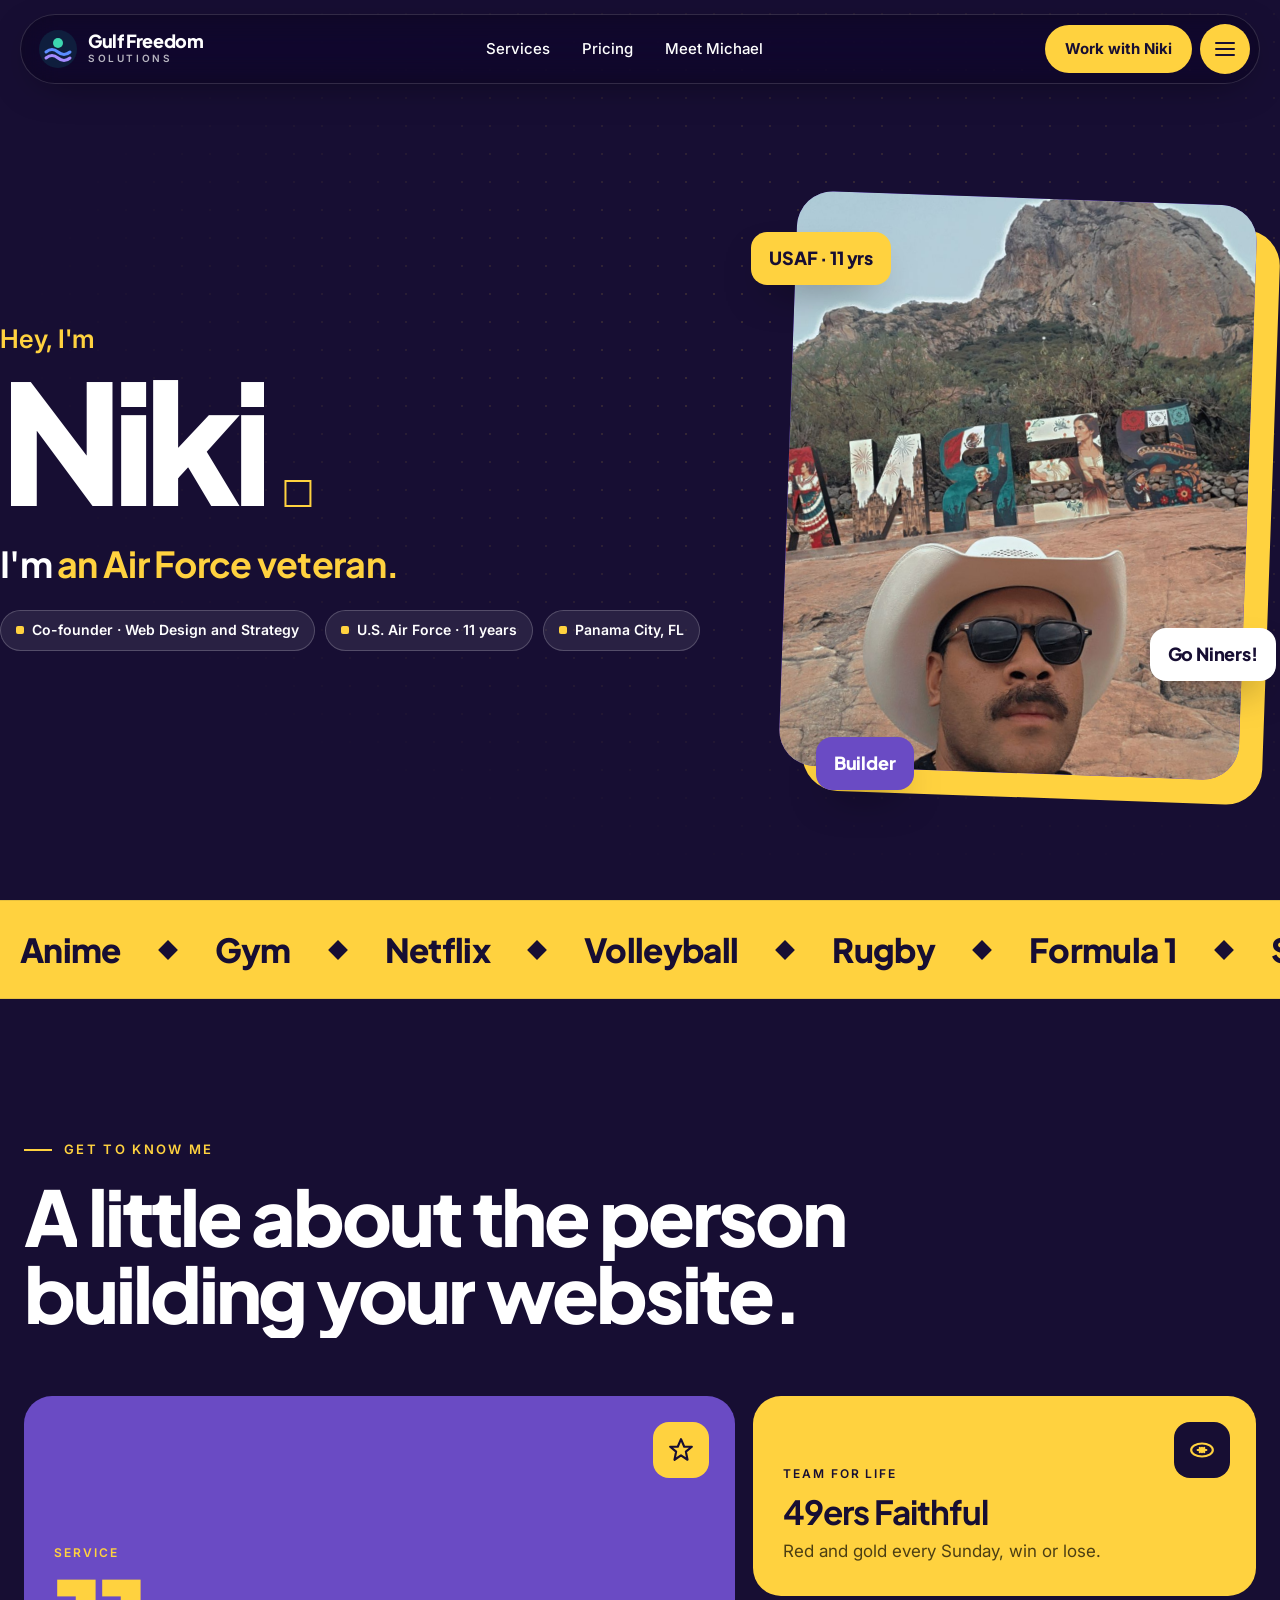
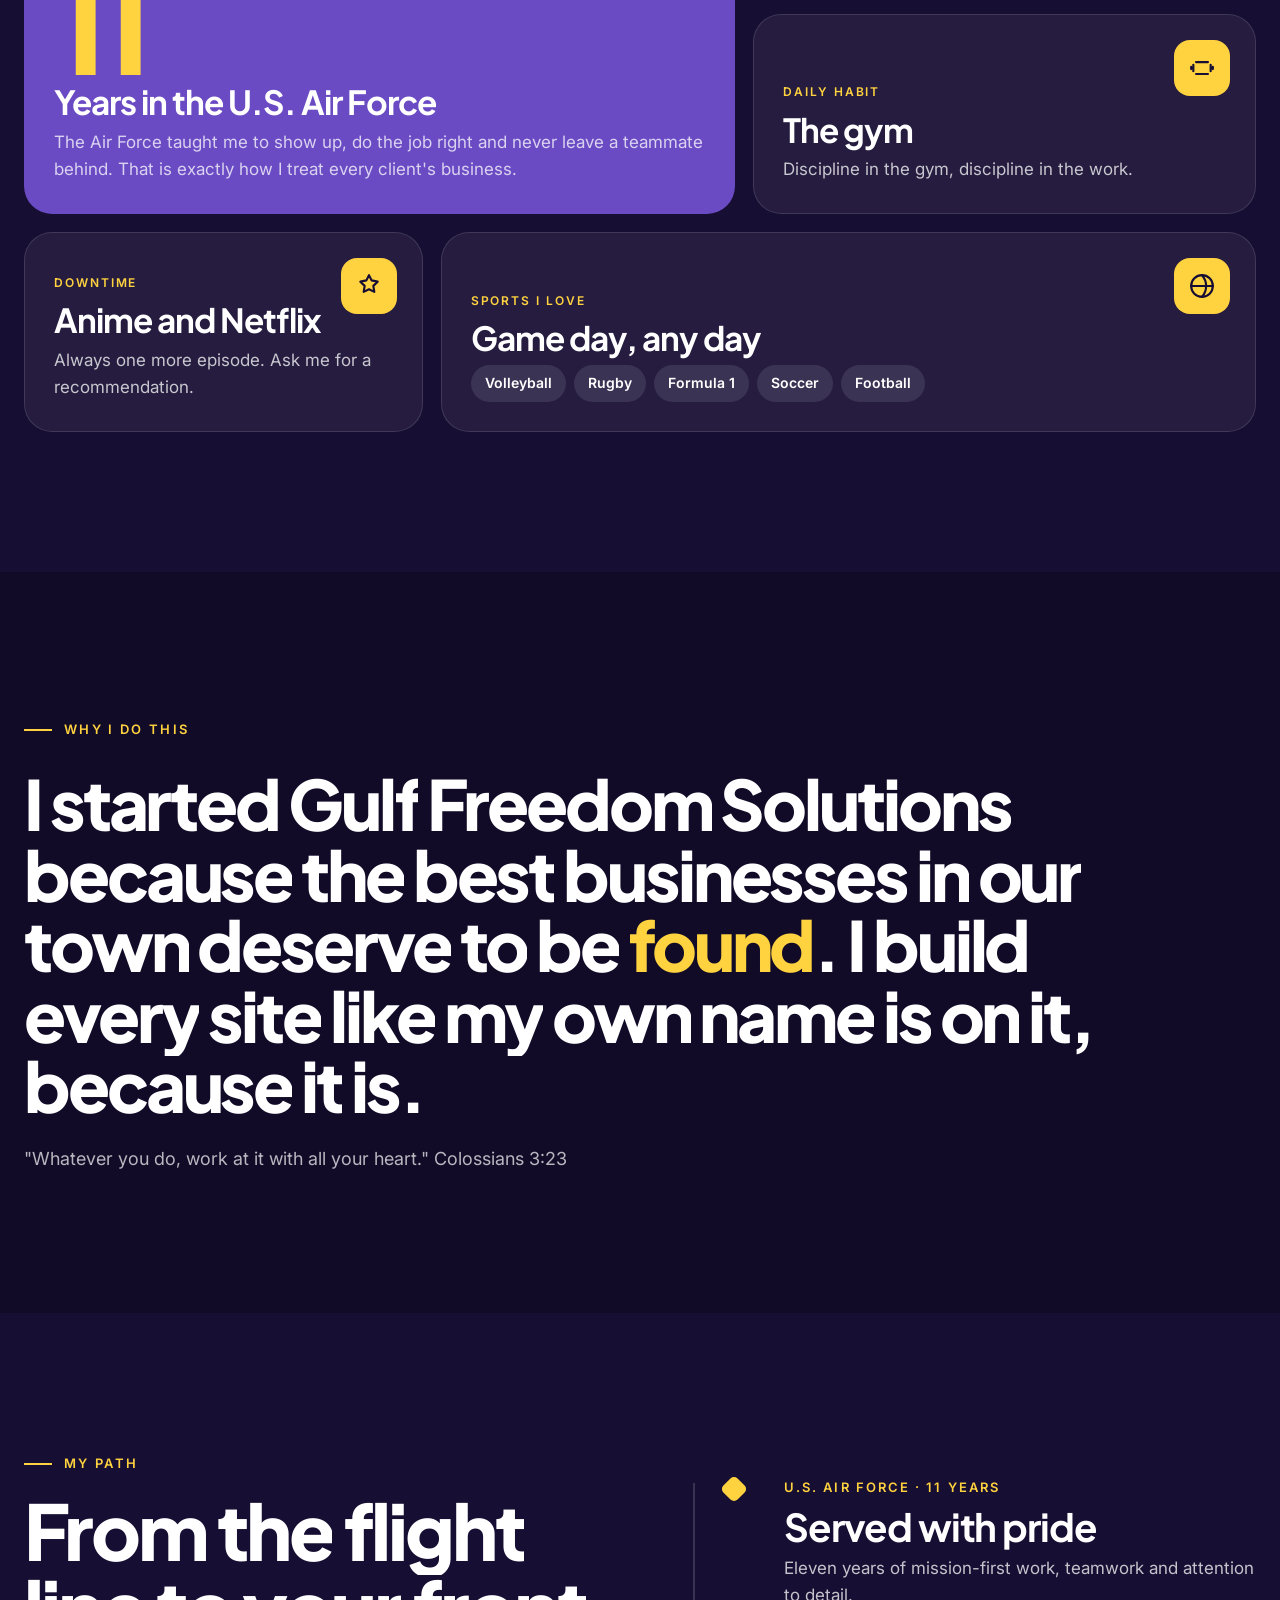
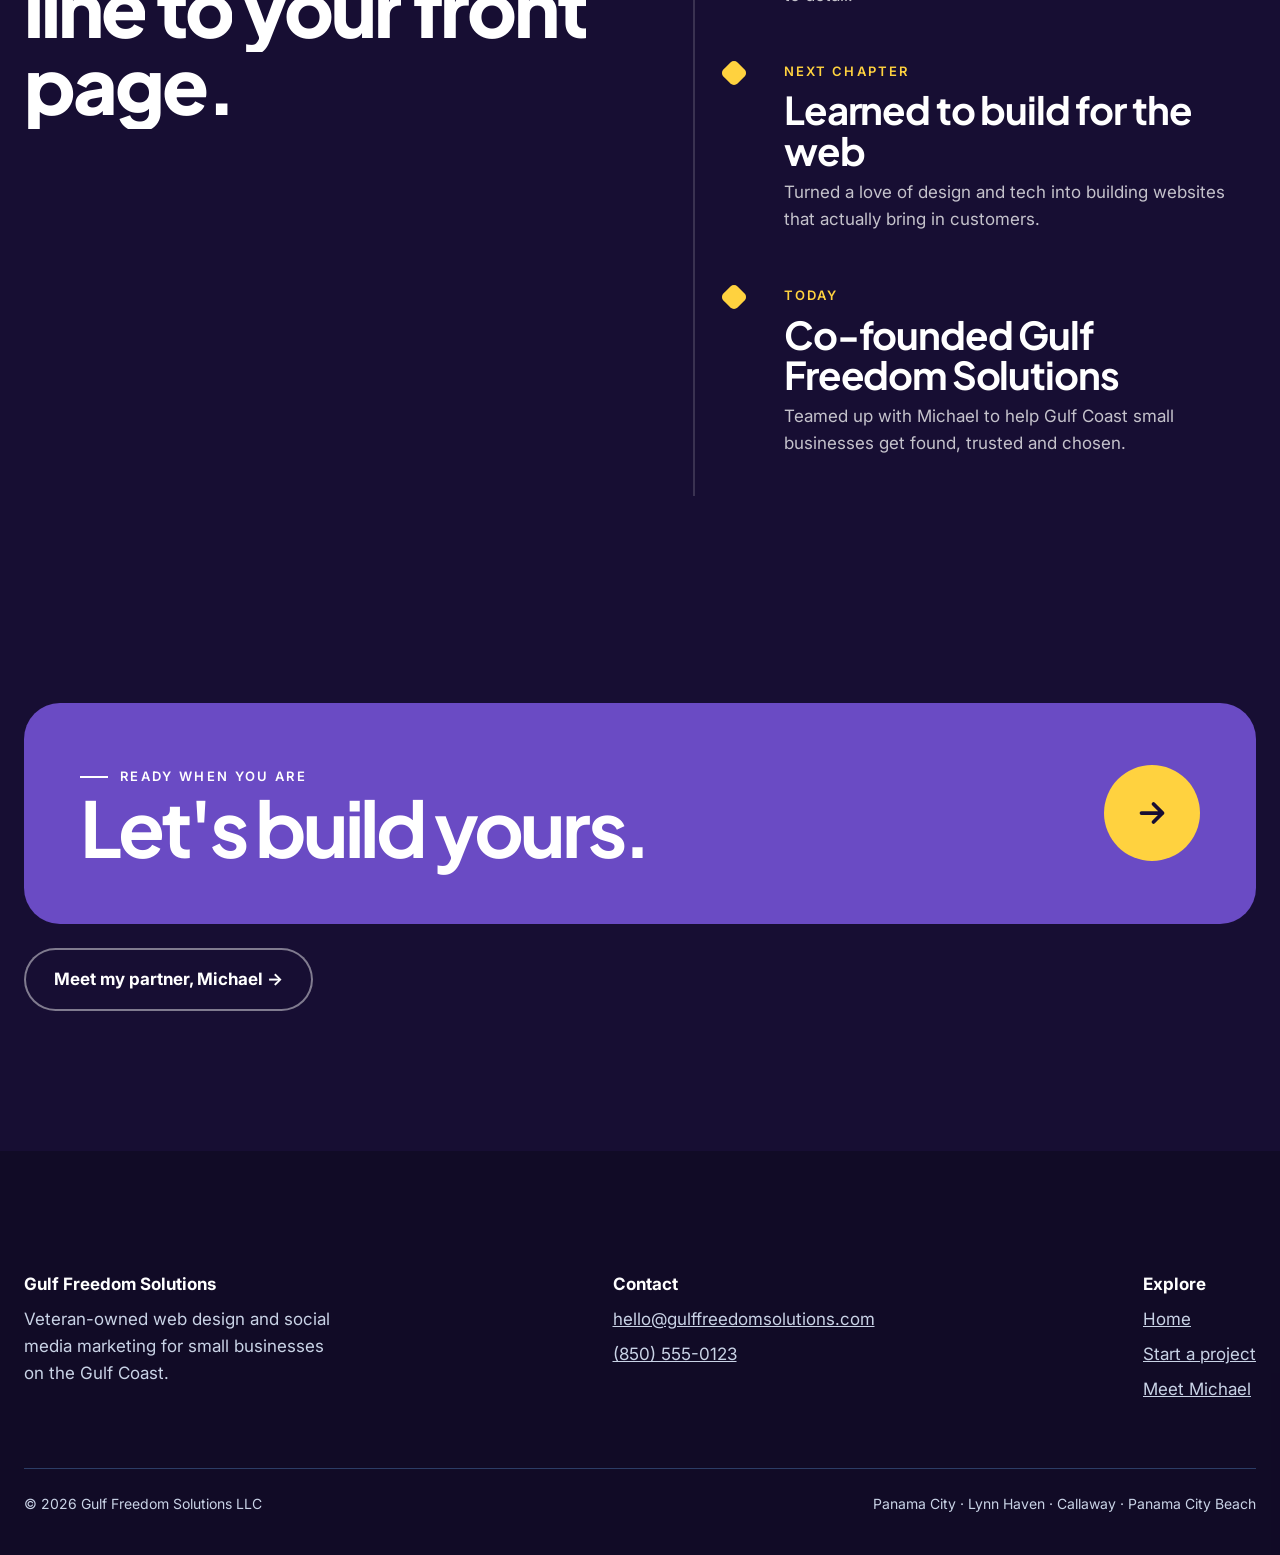
<file: v2/team/niki.html>
<!doctype html>
<html lang="en" class="no-js">
<head>
<meta charset="utf-8">
<meta name="viewport" content="width=device-width, initial-scale=1">
<title>Meet Niki | Gulf Freedom Solutions</title>
<meta name="description" content="Niki is a co-founder of Gulf Freedom Solutions and an 11-year U.S. Air Force veteran.">
<script>document.documentElement.className='js';</script>
<link rel="preconnect" href="https://fonts.googleapis.com">
<link rel="preconnect" href="https://fonts.gstatic.com" crossorigin>
<link href="https://fonts.googleapis.com/css2?family=Plus+Jakarta+Sans:wght@500;700;800&family=Inter:wght@400;500;600&display=swap" rel="stylesheet">
<link rel="icon" href="../assets/favicon.svg">
<link rel="stylesheet" href="../assets/site.css">
<link rel="stylesheet" href="../assets/bio.css">
<!-- CUSTOMIZE: Niki's page colors. --a = main color, --b = contrast color, --bg = background -->
<style>
body.bio{--a:#6A4BC4;--b:#FFD23F;--bg:#170E33}
.bgpat{background-image:radial-gradient(rgba(255,210,63,.35) 1.4px,transparent 1.4px);background-size:28px 28px;-webkit-mask-image:radial-gradient(70% 60% at 70% 40%,#000,transparent);mask-image:radial-gradient(70% 60% at 70% 40%,#000,transparent)}
</style>
</head>
<body class="bio">
<div class="px" id="px" aria-hidden="true" style="background:#170E33"></div>
<a class="sr" href="#main">Skip to content</a>

<header class="bar">
  <a class="logo" href="../index.html" aria-label="Gulf Freedom Solutions home">
    <svg width="40" height="40" viewBox="0 0 40 40" aria-hidden="true"><circle cx="20" cy="20" r="19" fill="#0F1E3D"/><circle class="sun" cx="20" cy="14" r="5" fill="#3DD6B0"/><path d="M8 23 q6 -5 12 0 t12 0" stroke="#5B8CFF" stroke-width="3" fill="none" stroke-linecap="round"/><path d="M8 29 q6 -5 12 0 t12 0" stroke="#A58BFF" stroke-width="3" fill="none" stroke-linecap="round"/></svg>
    <span><b>Gulf Freedom</b><small>SOLUTIONS</small></span>
  </a>
  <nav class="bar-links" aria-label="Main">
    <a href="../index.html#services">Services</a>
    <a href="../index.html#quote">Pricing</a>
    <a href="partner.html">Meet Michael</a>
  </nav>
  <div class="bar-right">
    <a class="btn btn-a bar-cta" href="../start.html" data-magnet>Work with Niki</a>
    <button class="burger" type="button" aria-expanded="false" aria-controls="menu" aria-label="Open menu"><span></span><span></span><span></span></button>
  </div>
  <div class="bar-prog" aria-hidden="true"><span></span></div>
</header>

<div class="menu" id="menu" aria-hidden="true">
  <nav aria-label="Site">
    <a href="../index.html" data-img="https://images.unsplash.com/photo-1703556891303-99ed089279e6?auto=format&fit=crop&w=900&q=70"><span>Home</span></a>
    <a href="../index.html#services" data-img="https://images.unsplash.com/photo-1727099375394-dc6ebeb52794?auto=format&fit=crop&w=900&q=70"><span style="--d:.05s">Services</span></a>
    <a href="../index.html#quote" data-img="https://images.unsplash.com/photo-1651458198368-77036875857e?auto=format&fit=crop&w=900&q=70"><span style="--d:.1s">Pricing</span></a>
    <a href="niki.html" data-img="../assets/img/niki-1.jpg"><span style="--d:.15s">Meet Niki</span></a>
    <a href="partner.html" data-img="https://images.unsplash.com/photo-1651024954897-c4007704ae73?auto=format&fit=crop&w=900&q=70"><span style="--d:.2s">Meet Michael</span></a>
    <a href="../start.html" data-img="https://images.unsplash.com/photo-1701664708493-e7a4012bf525?auto=format&fit=crop&w=900&q=70"><span style="--d:.25s" class="grad">Start a project</span></a>
  </nav>
  <aside>
    <div class="menu-peek" aria-hidden="true"></div>
    <div><b>Say hello</b><a href="mailto:hello@gulffreedomsolutions.com">hello@gulffreedomsolutions.com</a><br><a href="tel:+18505550123">(850) 555-0123</a></div>
    <div><b>Serving</b>Panama City · Lynn Haven · Callaway · Panama City Beach</div>
  </aside>
</div>

<main id="main">

<!-- ============ HERO ============ -->
<section class="wrap b-hero">
  <div class="bgpat" aria-hidden="true"></div>
  <div>
    <p class="hi rv">Hey, I'm</p>
    <h1 class="split">Niki<span class="o">.</span></h1>
    <!-- CUSTOMIZE: the rotating words after "I'm" -->
    <p class="iam rv d2">I'm <span class="scr" data-words="an Air Force veteran.|a website builder.|49ers faithful.|an anime fan.|always in the gym.|watching F1 on Sunday.">an Air Force veteran.</span></p>
    <div class="role rv d3">
      <span class="pill"><i></i>Co-founder · Web Design and Strategy</span>
      <span class="pill"><i></i>U.S. Air Force · 11 years</span>
      <span class="pill"><i></i>Panama City, FL</span>
    </div>
  </div>
  <div style="position:relative;max-width:460px;width:100%;justify-self:center">
    <div class="b-photo pximg" data-cols="8" data-rows="10">
      <!-- CUSTOMIZE: your photo. Put a new file in assets/img and change the src -->
      <img src="../assets/img/niki-1.jpg" alt="Niki in a white cowboy hat and sunglasses in front of a mountain">
    </div>
    <span class="sticker" style="top:6%;left:-8%">USAF · 11 yrs</span>
    <span class="sticker s2" style="bottom:16%;right:-6%">Go Niners!</span>
    <span class="sticker s3" style="bottom:-3%;left:6%">Builder</span>
  </div>
</section>

<div class="marquee b-marquee" aria-hidden="true"><div>
  <span>Anime</span><span>Gym</span><span>Netflix</span><span>Volleyball</span><span>Rugby</span><span>Formula 1</span><span>Soccer</span><span>49ers</span>
  <span>Anime</span><span>Gym</span><span>Netflix</span><span>Volleyball</span><span>Rugby</span><span>Formula 1</span><span>Soccer</span><span>49ers</span>
</div></div>

<!-- ============ GET TO KNOW ME ============ -->
<section class="sec">
  <div class="wrap">
    <div class="head">
      <p class="eyebrow rv">Get to know me</p>
      <h2 class="h2 split">A little about the person building your website.</h2>
    </div>
    <!-- CUSTOMIZE: each box below is one fact about you. Change the words, or copy a box to add more -->
    <div class="bento">
      <div class="bx main c7 r2 rv">
        <span class="ico" aria-hidden="true"><svg width="26" height="26" viewBox="0 0 24 24" fill="none" stroke="currentColor" stroke-width="2" stroke-linecap="round" stroke-linejoin="round"><path d="M12 2l3 7h7l-5.5 4.5L18 21l-6-4-6 4 1.5-7.5L2 9h7z"/></svg></span>
        <span class="k">Service</span>
        <span class="big" data-count="11">0</span>
        <h3>Years in the U.S. Air Force</h3>
        <p>The Air Force taught me to show up, do the job right and never leave a teammate behind. That is exactly how I treat every client's business.</p>
      </div>
      <div class="bx solid c5 rv d1">
        <span class="ico" style="background:var(--bg);color:var(--b)" aria-hidden="true"><svg width="26" height="26" viewBox="0 0 24 24" fill="none" stroke="currentColor" stroke-width="2" stroke-linecap="round" stroke-linejoin="round"><ellipse cx="12" cy="12" rx="10" ry="6"/><path d="M8 12h8M10 10v4M12 10v4M14 10v4"/></svg></span>
        <span class="k">Team for life</span>
        <h3>49ers Faithful</h3>
        <p>Red and gold every Sunday, win or lose.</p>
      </div>
      <div class="bx c5 rv d2">
        <span class="ico" aria-hidden="true"><svg width="26" height="26" viewBox="0 0 24 24" fill="none" stroke="currentColor" stroke-width="2" stroke-linecap="round" stroke-linejoin="round"><path d="M6.5 6.5h11M6.5 17.5h11M4 9v6M20 9v6M2 11v2M22 11v2"/></svg></span>
        <span class="k">Daily habit</span>
        <h3>The gym</h3>
        <p>Discipline in the gym, discipline in the work.</p>
      </div>
      <div class="bx c4 rv">
        <span class="ico" aria-hidden="true"><svg width="26" height="26" viewBox="0 0 24 24" fill="none" stroke="currentColor" stroke-width="2" stroke-linecap="round" stroke-linejoin="round"><path d="M12 2l2.4 4.8L20 8l-4 3.9.9 5.5L12 15l-4.9 2.4.9-5.5L4 8l5.6-1.2z"/></svg></span>
        <span class="k">Downtime</span>
        <h3>Anime and Netflix</h3>
        <p>Always one more episode. Ask me for a recommendation.</p>
      </div>
      <div class="bx c8 rv d1">
        <span class="ico" aria-hidden="true"><svg width="26" height="26" viewBox="0 0 24 24" fill="none" stroke="currentColor" stroke-width="2" stroke-linecap="round" stroke-linejoin="round"><circle cx="12" cy="12" r="10"/><path d="M12 2a15 15 0 0 1 0 20M2 12h20"/></svg></span>
        <span class="k">Sports I love</span>
        <h3>Game day, any day</h3>
        <div class="tags"><span>Volleyball</span><span>Rugby</span><span>Formula 1</span><span>Soccer</span><span>Football</span></div>
      </div>
    </div>
  </div>
</section>

<!-- ============ WHY ============ -->
<section class="sec" style="background:rgba(0,0,0,.22)">
  <div class="wrap">
    <p class="eyebrow rv" style="margin-bottom:28px">Why I do this</p>
    <!-- CUSTOMIZE: your words, in your voice -->
    <p class="b-quote split">I started Gulf Freedom Solutions because the best businesses in our town deserve to be <span class="hl">found</span>. I build every site like my own name is on it, because it is.</p>
    <p class="b-quote-src rv">"Whatever you do, work at it with all your heart." Colossians 3:23</p>
  </div>
</section>

<!-- ============ PATH ============ -->
<section class="sec">
  <div class="wrap" style="display:grid;grid-template-columns:repeat(auto-fit,minmax(320px,1fr));gap:64px">
    <div class="head" style="margin:0">
      <p class="eyebrow rv">My path</p>
      <h2 class="h2 split">From the flight line to your front page.</h2>
    </div>
    <!-- CUSTOMIZE: your story, one milestone per item -->
    <ol class="path">
      <li class="rv"><span>U.S. Air Force · 11 years</span><h3>Served with pride</h3><p>Eleven years of mission-first work, teamwork and attention to detail.</p></li>
      <li class="rv"><span>Next chapter</span><h3>Learned to build for the web</h3><p>Turned a love of design and tech into building websites that actually bring in customers.</p></li>
      <li class="rv"><span>Today</span><h3>Co-founded Gulf Freedom Solutions</h3><p>Teamed up with Michael to help Gulf Coast small businesses get found, trusted and chosen.</p></li>
    </ol>
  </div>
</section>

<!-- ============ NEXT ============ -->
<section class="sec" style="padding-top:40px">
  <div class="wrap" style="display:flex;flex-direction:column;gap:24px">
    <a class="b-next rv" href="../start.html"><div><p class="eyebrow" style="color:#fff">Ready when you are</p><h2>Let's build yours.</h2></div><span class="arrow" aria-hidden="true"><svg width="36" height="36" viewBox="0 0 24 24" fill="none" stroke="currentColor" stroke-width="2.5" stroke-linecap="round" stroke-linejoin="round"><path d="M5 12h14M13 6l6 6-6 6"/></svg></span></a>
    <a class="btn btn-ghost rv" href="partner.html" style="align-self:flex-start">Meet my partner, Michael →</a>
  </div>
</section>

</main>

<footer class="foot">
  <div class="wrap">
    <div class="foot-cols" style="margin-top:0">
      <div style="max-width:320px"><b>Gulf Freedom Solutions</b><span>Veteran-owned web design and social media marketing for small businesses on the Gulf Coast.</span></div>
      <div><b>Contact</b><a href="mailto:hello@gulffreedomsolutions.com">hello@gulffreedomsolutions.com</a><a href="tel:+18505550123">(850) 555-0123</a></div>
      <div><b>Explore</b><a href="../index.html">Home</a><a href="../start.html">Start a project</a><a href="partner.html">Meet Michael</a></div>
    </div>
    <div class="foot-bottom"><span>© <span data-year>2026</span> Gulf Freedom Solutions LLC</span><span>Panama City · Lynn Haven · Callaway · Panama City Beach</span></div>
  </div>
</footer>

<script src="../assets/site.js"></script>
</body>
</html>
</file>
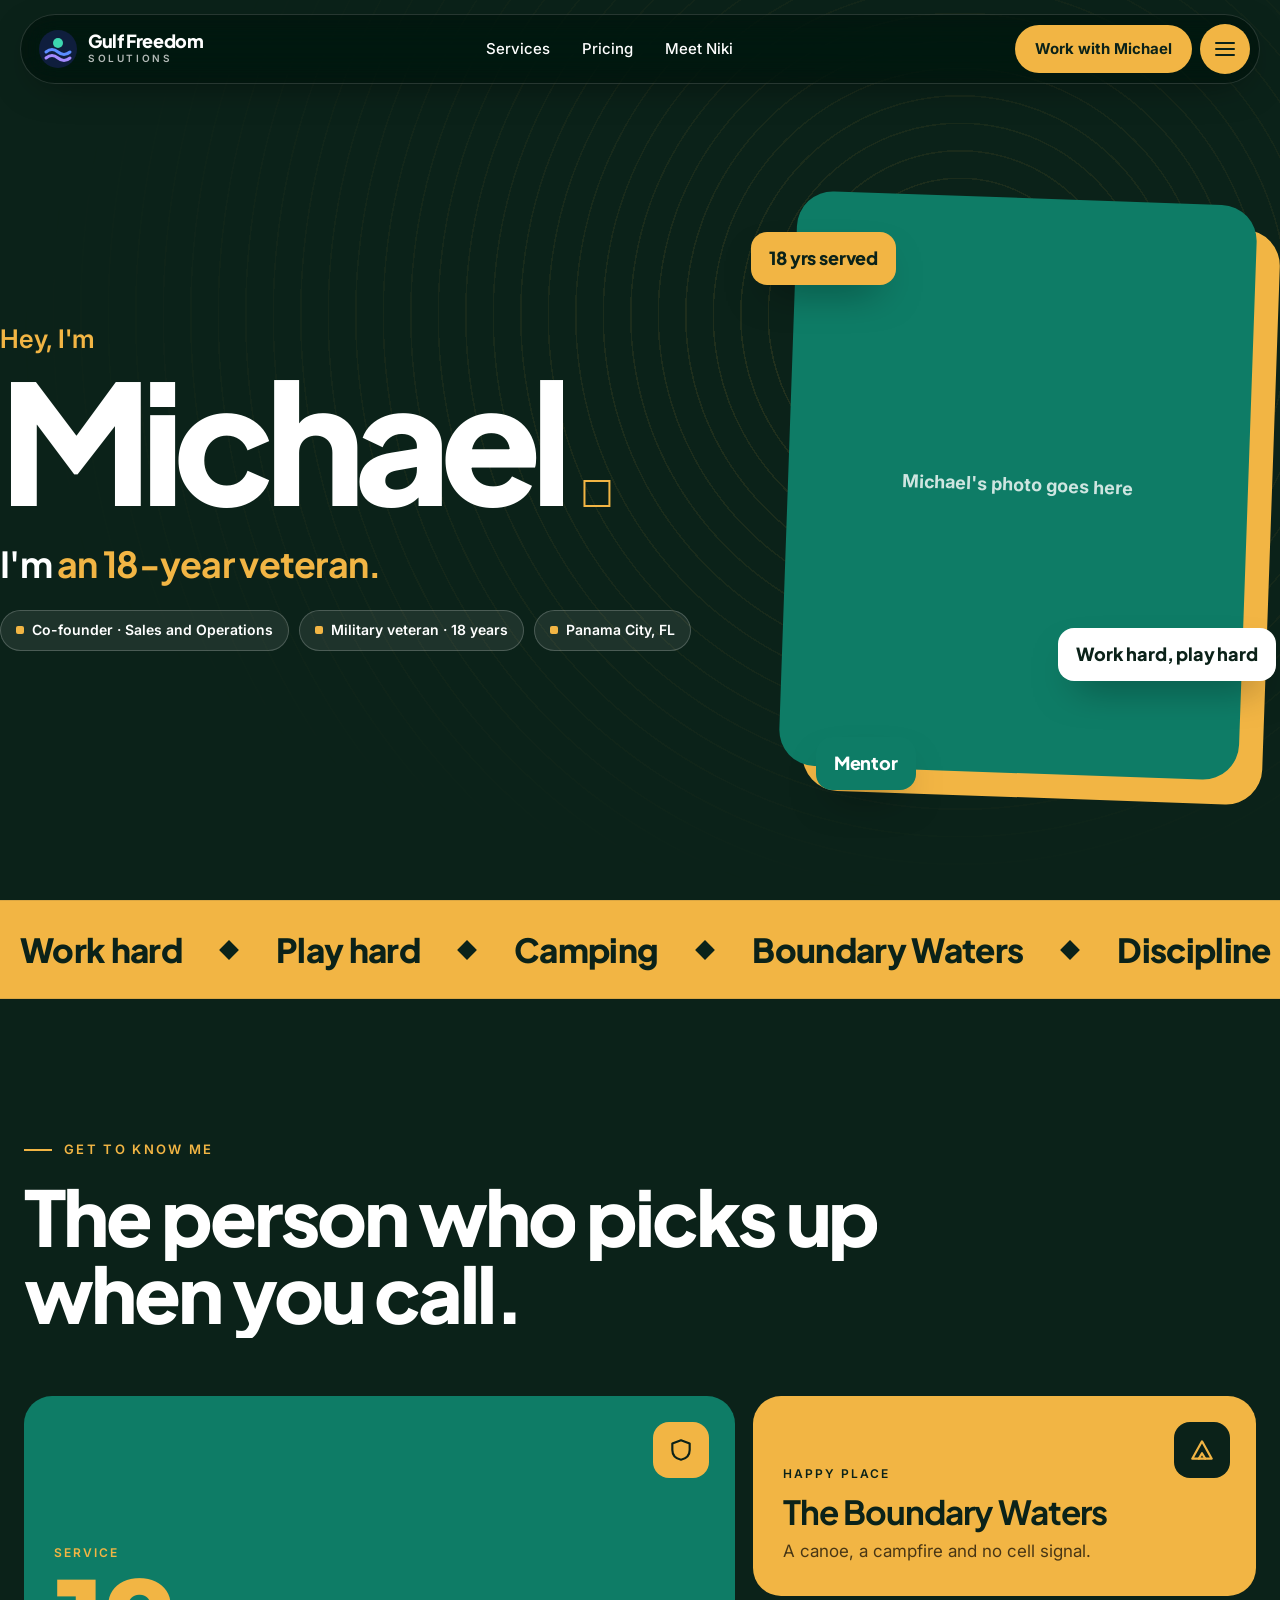
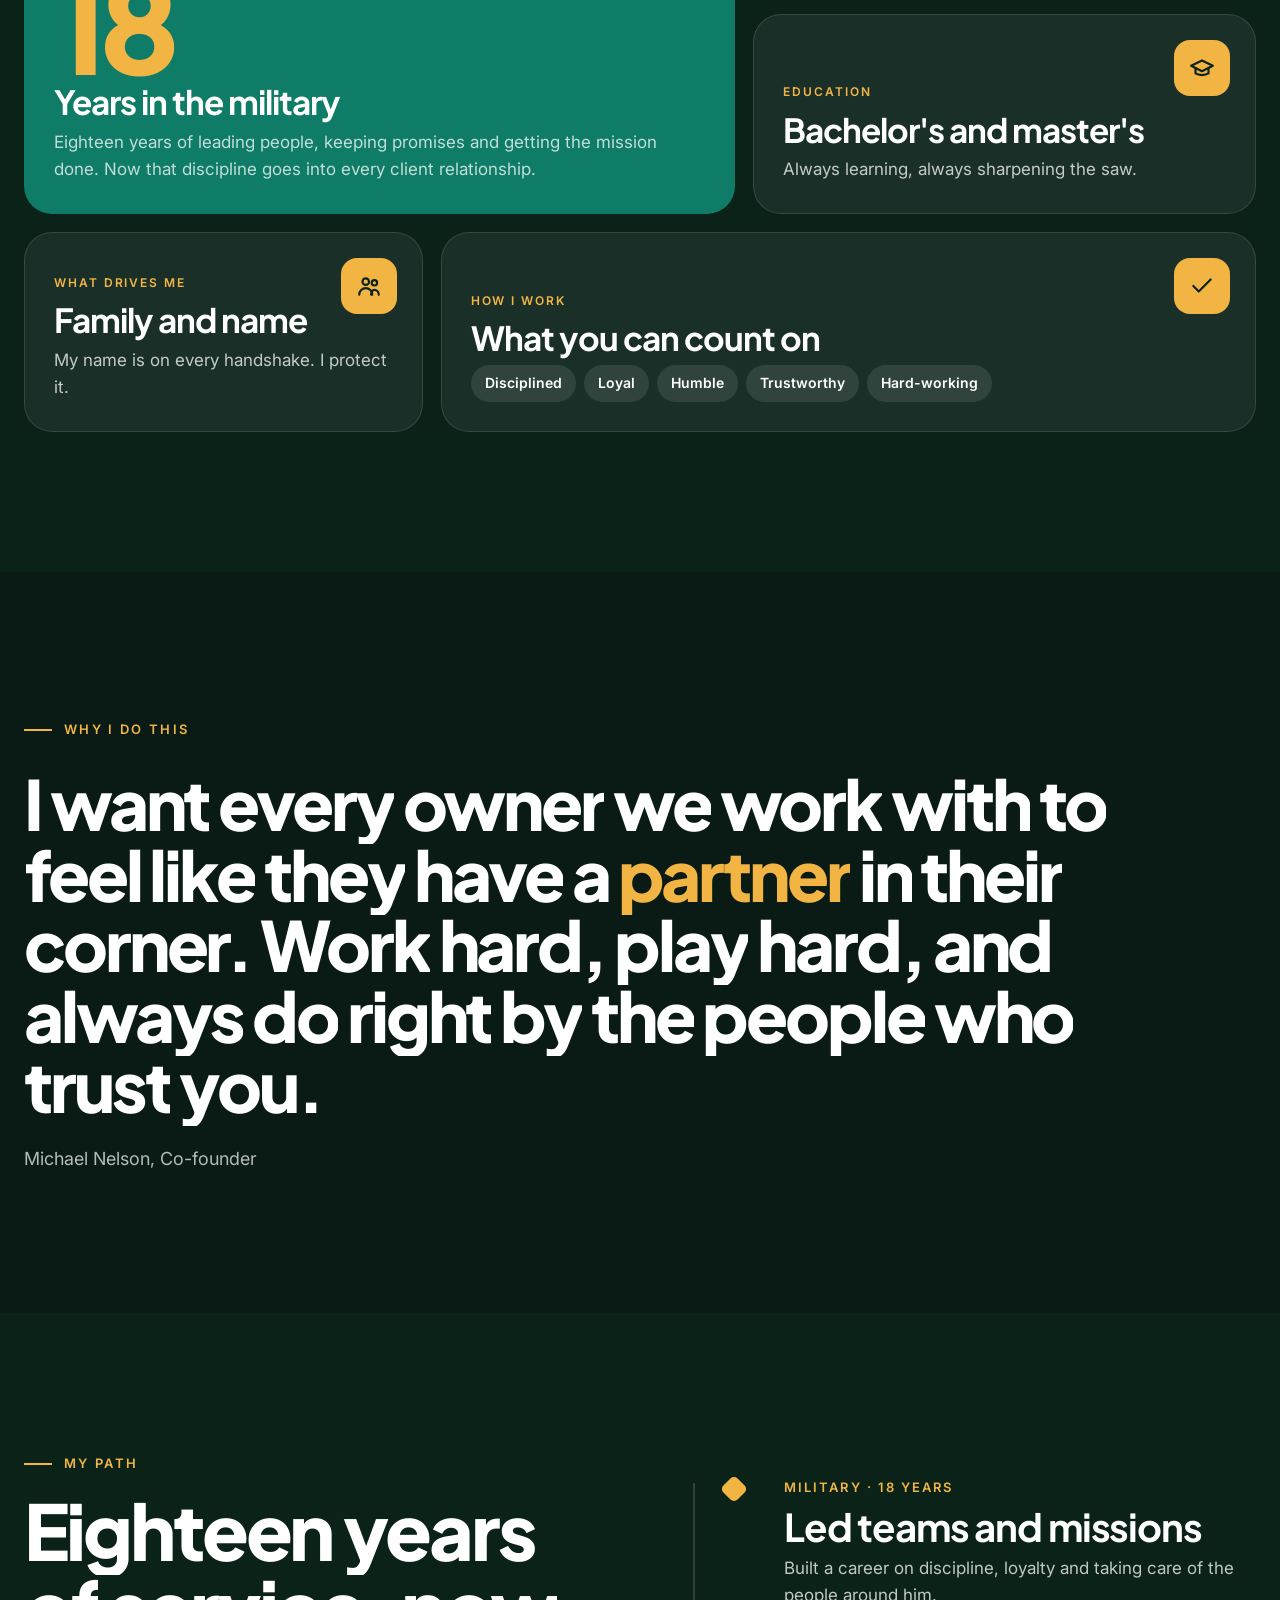
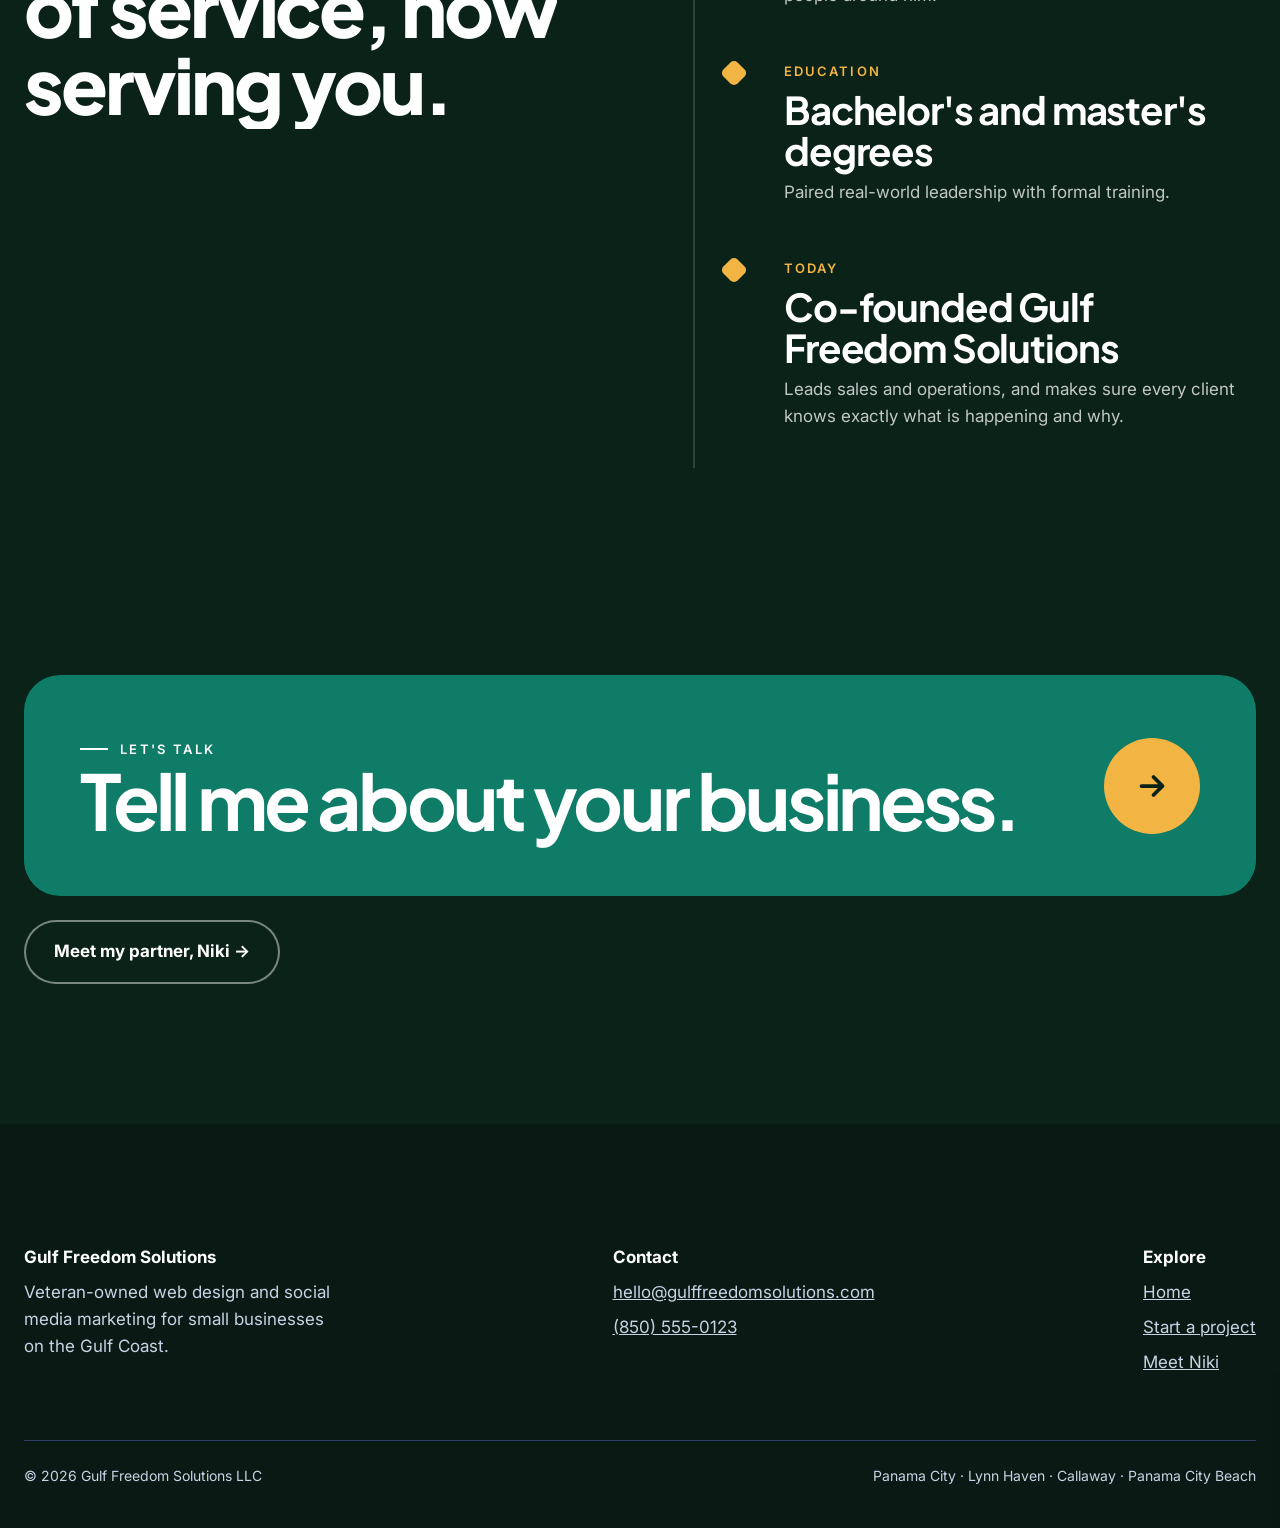
<file: v2/team/partner.html>
<!doctype html>
<html lang="en" class="no-js">
<head>
<meta charset="utf-8">
<meta name="viewport" content="width=device-width, initial-scale=1">
<title>Meet Michael Nelson | Gulf Freedom Solutions</title>
<meta name="description" content="Michael Nelson is a co-founder of Gulf Freedom Solutions and an 18-year military veteran who leads sales and operations.">
<script>document.documentElement.className='js';</script>
<link rel="preconnect" href="https://fonts.googleapis.com">
<link rel="preconnect" href="https://fonts.gstatic.com" crossorigin>
<link href="https://fonts.googleapis.com/css2?family=Plus+Jakarta+Sans:wght@500;700;800&family=Inter:wght@400;500;600&display=swap" rel="stylesheet">
<link rel="icon" href="../assets/favicon.svg">
<link rel="stylesheet" href="../assets/site.css">
<link rel="stylesheet" href="../assets/bio.css">
<!-- CUSTOMIZE: Michael's page colors. --a = main color, --b = contrast color, --bg = background -->
<style>
body.bio{--a:#0E7C66;--b:#F2B544;--bg:#0B2219}
.bgpat{background-image:repeating-radial-gradient(circle at 75% 35%,transparent 0 26px,rgba(242,181,68,.22) 26px 27.5px);-webkit-mask-image:radial-gradient(70% 60% at 70% 40%,#000,transparent);mask-image:radial-gradient(70% 60% at 70% 40%,#000,transparent)}
</style>
</head>
<body class="bio">
<div class="px" id="px" aria-hidden="true" style="background:#0B2219"></div>
<a class="sr" href="#main">Skip to content</a>

<header class="bar">
  <a class="logo" href="../index.html" aria-label="Gulf Freedom Solutions home">
    <svg width="40" height="40" viewBox="0 0 40 40" aria-hidden="true"><circle cx="20" cy="20" r="19" fill="#0F1E3D"/><circle class="sun" cx="20" cy="14" r="5" fill="#3DD6B0"/><path d="M8 23 q6 -5 12 0 t12 0" stroke="#5B8CFF" stroke-width="3" fill="none" stroke-linecap="round"/><path d="M8 29 q6 -5 12 0 t12 0" stroke="#A58BFF" stroke-width="3" fill="none" stroke-linecap="round"/></svg>
    <span><b>Gulf Freedom</b><small>SOLUTIONS</small></span>
  </a>
  <nav class="bar-links" aria-label="Main">
    <a href="../index.html#services">Services</a>
    <a href="../index.html#quote">Pricing</a>
    <a href="niki.html">Meet Niki</a>
  </nav>
  <div class="bar-right">
    <a class="btn btn-a bar-cta" href="../start.html" data-magnet>Work with Michael</a>
    <button class="burger" type="button" aria-expanded="false" aria-controls="menu" aria-label="Open menu"><span></span><span></span><span></span></button>
  </div>
  <div class="bar-prog" aria-hidden="true"><span></span></div>
</header>

<div class="menu" id="menu" aria-hidden="true">
  <nav aria-label="Site">
    <a href="../index.html" data-img="https://images.unsplash.com/photo-1703556891303-99ed089279e6?auto=format&fit=crop&w=900&q=70"><span>Home</span></a>
    <a href="../index.html#services" data-img="https://images.unsplash.com/photo-1727099375394-dc6ebeb52794?auto=format&fit=crop&w=900&q=70"><span style="--d:.05s">Services</span></a>
    <a href="../index.html#quote" data-img="https://images.unsplash.com/photo-1651458198368-77036875857e?auto=format&fit=crop&w=900&q=70"><span style="--d:.1s">Pricing</span></a>
    <a href="niki.html" data-img="../assets/img/niki-1.jpg"><span style="--d:.15s">Meet Niki</span></a>
    <a href="partner.html" data-img="https://images.unsplash.com/photo-1651024954897-c4007704ae73?auto=format&fit=crop&w=900&q=70"><span style="--d:.2s">Meet Michael</span></a>
    <a href="../start.html" data-img="https://images.unsplash.com/photo-1701664708493-e7a4012bf525?auto=format&fit=crop&w=900&q=70"><span style="--d:.25s" class="grad">Start a project</span></a>
  </nav>
  <aside>
    <div class="menu-peek" aria-hidden="true"></div>
    <div><b>Say hello</b><a href="mailto:hello@gulffreedomsolutions.com">hello@gulffreedomsolutions.com</a><br><a href="tel:+18505550123">(850) 555-0123</a></div>
    <div><b>Serving</b>Panama City · Lynn Haven · Callaway · Panama City Beach</div>
  </aside>
</div>

<main id="main">

<section class="wrap b-hero">
  <div class="bgpat" aria-hidden="true"></div>
  <div>
    <p class="hi rv">Hey, I'm</p>
    <h1 class="split">Michael<span class="o">.</span></h1>
    <!-- CUSTOMIZE: the rotating words after "I'm" -->
    <p class="iam rv d2">I'm <span class="scr" data-words="an 18-year veteran.|your point of contact.|happiest at a campsite.|working hard, playing hard.|a mentor at heart.">an 18-year veteran.</span></p>
    <div class="role rv d3">
      <span class="pill"><i></i>Co-founder · Sales and Operations</span>
      <span class="pill"><i></i>Military veteran · 18 years</span>
      <span class="pill"><i></i>Panama City, FL</span>
    </div>
  </div>
  <div style="position:relative;max-width:460px;width:100%;justify-self:center">
    <div class="b-photo pximg" data-cols="8" data-rows="10">
      <!-- CUSTOMIZE: put Michael's photo in assets/img (for example michael-1.jpg) and replace this div with:
           <img src="../assets/img/michael-1.jpg" alt="Michael Nelson"> -->
      <div class="ph">Michael's photo goes here</div>
    </div>
    <span class="sticker" style="top:6%;left:-8%">18 yrs served</span>
    <span class="sticker s2" style="bottom:16%;right:-6%">Work hard, play hard</span>
    <span class="sticker s3" style="bottom:-3%;left:6%">Mentor</span>
  </div>
</section>

<div class="marquee b-marquee" aria-hidden="true"><div>
  <span>Work hard</span><span>Play hard</span><span>Camping</span><span>Boundary Waters</span><span>Discipline</span><span>Loyalty</span><span>Family</span>
  <span>Work hard</span><span>Play hard</span><span>Camping</span><span>Boundary Waters</span><span>Discipline</span><span>Loyalty</span><span>Family</span>
</div></div>

<section class="sec">
  <div class="wrap">
    <div class="head">
      <p class="eyebrow rv">Get to know me</p>
      <h2 class="h2 split">The person who picks up when you call.</h2>
    </div>
    <!-- CUSTOMIZE: each box below is one fact about Michael. Change the words, or copy a box to add more -->
    <div class="bento">
      <div class="bx main c7 r2 rv">
        <span class="ico" aria-hidden="true"><svg width="26" height="26" viewBox="0 0 24 24" fill="none" stroke="currentColor" stroke-width="2" stroke-linecap="round" stroke-linejoin="round"><path d="M12 3l8 3v6c0 5-3.5 8-8 9-4.5-1-8-4-8-9V6z"/></svg></span>
        <span class="k">Service</span>
        <span class="big" data-count="18">0</span>
        <h3>Years in the military</h3>
        <p>Eighteen years of leading people, keeping promises and getting the mission done. Now that discipline goes into every client relationship.</p>
      </div>
      <div class="bx solid c5 rv d1">
        <span class="ico" style="background:var(--bg);color:var(--b)" aria-hidden="true"><svg width="26" height="26" viewBox="0 0 24 24" fill="none" stroke="currentColor" stroke-width="2" stroke-linecap="round" stroke-linejoin="round"><path d="M3 20l9-16 9 16z"/><path d="M9 20l3-5 3 5"/></svg></span>
        <span class="k">Happy place</span>
        <h3>The Boundary Waters</h3>
        <p>A canoe, a campfire and no cell signal.</p>
      </div>
      <div class="bx c5 rv d2">
        <span class="ico" aria-hidden="true"><svg width="26" height="26" viewBox="0 0 24 24" fill="none" stroke="currentColor" stroke-width="2" stroke-linecap="round" stroke-linejoin="round"><path d="M22 10L12 5 2 10l10 5 10-5z"/><path d="M6 12v5c3 2 9 2 12 0v-5"/></svg></span>
        <span class="k">Education</span>
        <h3>Bachelor's and master's</h3>
        <p>Always learning, always sharpening the saw.</p>
      </div>
      <div class="bx c4 rv">
        <span class="ico" aria-hidden="true"><svg width="26" height="26" viewBox="0 0 24 24" fill="none" stroke="currentColor" stroke-width="2" stroke-linecap="round" stroke-linejoin="round"><circle cx="9" cy="8" r="3"/><circle cx="17" cy="9" r="2.5"/><path d="M3 20c0-3.5 2.7-6 6-6s6 2.5 6 6M14 20c0-2.5 1.3-4.5 3-4.5s4 1.5 4 4.5"/></svg></span>
        <span class="k">What drives me</span>
        <h3>Family and name</h3>
        <p>My name is on every handshake. I protect it.</p>
      </div>
      <div class="bx c8 rv d1">
        <span class="ico" aria-hidden="true"><svg width="26" height="26" viewBox="0 0 24 24" fill="none" stroke="currentColor" stroke-width="2" stroke-linecap="round" stroke-linejoin="round"><path d="M20 6L9 17l-5-5"/></svg></span>
        <span class="k">How I work</span>
        <h3>What you can count on</h3>
        <div class="tags"><span>Disciplined</span><span>Loyal</span><span>Humble</span><span>Trustworthy</span><span>Hard-working</span></div>
      </div>
    </div>
  </div>
</section>

<section class="sec" style="background:rgba(0,0,0,.22)">
  <div class="wrap">
    <p class="eyebrow rv" style="margin-bottom:28px">Why I do this</p>
    <!-- CUSTOMIZE: Michael's words, in his voice -->
    <p class="b-quote split">I want every owner we work with to feel like they have a <span class="hl">partner</span> in their corner. Work hard, play hard, and always do right by the people who trust you.</p>
    <p class="b-quote-src rv">Michael Nelson, Co-founder</p>
  </div>
</section>

<section class="sec">
  <div class="wrap" style="display:grid;grid-template-columns:repeat(auto-fit,minmax(320px,1fr));gap:64px">
    <div class="head" style="margin:0">
      <p class="eyebrow rv">My path</p>
      <h2 class="h2 split">Eighteen years of service, now serving you.</h2>
    </div>
    <!-- CUSTOMIZE: Michael's story, one milestone per item -->
    <ol class="path">
      <li class="rv"><span>Military · 18 years</span><h3>Led teams and missions</h3><p>Built a career on discipline, loyalty and taking care of the people around him.</p></li>
      <li class="rv"><span>Education</span><h3>Bachelor's and master's degrees</h3><p>Paired real-world leadership with formal training.</p></li>
      <li class="rv"><span>Today</span><h3>Co-founded Gulf Freedom Solutions</h3><p>Leads sales and operations, and makes sure every client knows exactly what is happening and why.</p></li>
    </ol>
  </div>
</section>

<section class="sec" style="padding-top:40px">
  <div class="wrap" style="display:flex;flex-direction:column;gap:24px">
    <a class="b-next rv" href="../start.html"><div><p class="eyebrow" style="color:#fff">Let's talk</p><h2>Tell me about your business.</h2></div><span class="arrow" aria-hidden="true"><svg width="36" height="36" viewBox="0 0 24 24" fill="none" stroke="currentColor" stroke-width="2.5" stroke-linecap="round" stroke-linejoin="round"><path d="M5 12h14M13 6l6 6-6 6"/></svg></span></a>
    <a class="btn btn-ghost rv" href="niki.html" style="align-self:flex-start">Meet my partner, Niki →</a>
  </div>
</section>

</main>

<footer class="foot">
  <div class="wrap">
    <div class="foot-cols" style="margin-top:0">
      <div style="max-width:320px"><b>Gulf Freedom Solutions</b><span>Veteran-owned web design and social media marketing for small businesses on the Gulf Coast.</span></div>
      <div><b>Contact</b><a href="mailto:hello@gulffreedomsolutions.com">hello@gulffreedomsolutions.com</a><a href="tel:+18505550123">(850) 555-0123</a></div>
      <div><b>Explore</b><a href="../index.html">Home</a><a href="../start.html">Start a project</a><a href="niki.html">Meet Niki</a></div>
    </div>
    <div class="foot-bottom"><span>© <span data-year>2026</span> Gulf Freedom Solutions LLC</span><span>Panama City · Lynn Haven · Callaway · Panama City Beach</span></div>
  </div>
</footer>

<script src="../assets/site.js"></script>
</body>
</html>
</file>
<file: assets/site.css>
/* Gulf Freedom Solutions — shared styles */
:root{
  --navy:#0F1E3D;--navy2:#1B2D57;--navy3:#2C3D66;
  --blue:#2457D6;--blue2:#5B8CFF;
  --violet:#6A4BC4;--violet2:#A58BFF;
  --green:#0E7C66;--seafoam:#3DD6B0;
  --mist:#F5F7FB;--line:#E3E8F2;--ink:#142033;--muted:#4A5568;--soft:#C9D3E6;
  --accent:var(--seafoam);
  --ease:cubic-bezier(.2,.8,.2,1);
  --ease-io:cubic-bezier(.77,0,.18,1);
  --display:'Plus Jakarta Sans',system-ui,sans-serif;
  --body:Inter,system-ui,sans-serif;
}
*{box-sizing:border-box}
html{scroll-behavior:smooth;-webkit-text-size-adjust:100%}
body{margin:0;background:#fff;color:var(--ink);font-family:var(--body);font-size:17px;line-height:1.6;overflow-x:clip}
h1,h2,h3,h4{font-family:var(--display);margin:0;line-height:1.05;letter-spacing:-.03em}
p{margin:0}
img{display:block;max-width:100%}
a{color:var(--blue)}
button{font:inherit}
:focus-visible{outline:3px solid var(--blue2);outline-offset:3px;border-radius:6px}
.sr{position:absolute;width:1px;height:1px;overflow:hidden;clip:rect(0 0 0 0);white-space:nowrap}
.wrap{max-width:1280px;margin:0 auto;padding:0 24px}
.sec{padding:140px 0}
.dark{background:var(--navy);color:#fff}
.mist{background:var(--mist)}
.eyebrow{font-size:13px;font-weight:600;letter-spacing:.18em;text-transform:uppercase;display:inline-flex;align-items:center;gap:12px}
.eyebrow::before{content:"";width:28px;height:2px;background:currentColor}
.h2{font-weight:800;font-size:clamp(40px,6vw,84px);line-height:1;letter-spacing:-.04em}
.lead{font-size:clamp(18px,1.6vw,21px);color:var(--muted);max-width:660px}
.dark .lead{color:var(--soft)}
.grad{background:linear-gradient(90deg,var(--seafoam),var(--blue2) 50%,var(--violet2));-webkit-background-clip:text;background-clip:text;color:transparent}
.head{display:flex;flex-direction:column;gap:18px;max-width:860px;margin-bottom:64px}

/* ---------- buttons ---------- */
.btn{position:relative;display:inline-flex;align-items:center;gap:12px;text-decoration:none;padding:18px 30px;border-radius:999px;font-weight:700;font-size:17px;border:0;cursor:pointer;overflow:hidden;isolation:isolate;transition:transform .4s var(--ease),color .4s}
.btn::before{content:"";position:absolute;inset:0;z-index:-1;border-radius:inherit;transform:translateY(101%);transition:transform .5s var(--ease)}
.btn:hover::before{transform:none}
.btn svg{transition:transform .4s var(--ease)}
.btn:hover svg{transform:translateX(5px)}
.btn-blue{background:var(--blue);color:#fff}
.btn-blue::before{background:var(--navy)}
.btn-green{background:var(--seafoam);color:var(--navy)}
.btn-green::before{background:#fff}
.btn-ghost{background:transparent;color:#fff;box-shadow:inset 0 0 0 2px rgba(255,255,255,.45)}
.btn-ghost::before{background:#fff}
.btn-ghost:hover{color:var(--navy)}
.btn-line{background:transparent;color:var(--navy);box-shadow:inset 0 0 0 2px var(--navy)}
.btn-line::before{background:var(--navy)}
.btn-line:hover{color:#fff}

/* ---------- pixel page transition ---------- */
.px{position:fixed;inset:0;z-index:200;display:grid;pointer-events:none}
.px i{background:var(--navy);opacity:1;transition:opacity .01s linear}
.px i:nth-child(7n+1){background:var(--navy2)}
.px i:nth-child(11n+3){background:#132650}
.px.out i{opacity:0}
.px.busy{pointer-events:all}

/* ---------- top bar ---------- */
.bar{position:fixed;top:14px;left:50%;z-index:100;transform:translateX(-50%);width:min(1240px,calc(100% - 28px));display:flex;align-items:center;justify-content:space-between;gap:16px;padding:10px 10px 10px 18px;border-radius:999px;background:rgba(255,255,255,.72);backdrop-filter:blur(18px) saturate(1.6);-webkit-backdrop-filter:blur(18px) saturate(1.6);box-shadow:0 10px 40px -18px rgba(15,30,61,.45),inset 0 0 0 1px rgba(255,255,255,.6);transition:transform .6s var(--ease),background .4s}
.bar.hide{transform:translate(-50%,-140%)}
.bar.on-dark{background:rgba(15,30,61,.55);box-shadow:0 10px 40px -18px rgba(0,0,0,.6),inset 0 0 0 1px rgba(255,255,255,.12)}
.bar.on-dark .logo,.bar.on-dark .bar-links a{color:#fff}
.bar.on-dark .logo small{color:var(--soft)}
.bar-prog{position:absolute;left:28px;right:28px;bottom:0;height:2px;border-radius:2px;overflow:hidden}
.bar-prog span{display:block;height:100%;width:100%;background:linear-gradient(90deg,var(--seafoam),var(--blue2),var(--violet2));transform-origin:left;transform:scaleX(0)}
.logo{display:flex;align-items:center;gap:10px;text-decoration:none;color:var(--navy)}
.logo b{display:block;font-family:var(--display);font-weight:800;font-size:18px;line-height:1.05;letter-spacing:-.02em}
.logo small{display:block;font-size:10px;font-weight:600;letter-spacing:.26em;color:var(--muted)}
.logo .sun{animation:bob 4s ease-in-out infinite}
.bar-links{display:flex;align-items:center;gap:4px;font-weight:500;font-size:15px}
.bar-links a{position:relative;color:var(--ink);text-decoration:none;padding:10px 14px;border-radius:999px;transition:background .3s}
.bar-links a:hover{background:rgba(36,87,214,.1)}
.bar-right{display:flex;align-items:center;gap:8px}
.bar-cta{padding:12px 20px;font-size:15px}
.burger{width:50px;height:50px;border-radius:50%;border:0;background:var(--navy);cursor:pointer;display:grid;place-items:center;position:relative;z-index:2;transition:transform .4s var(--ease),background .4s}
.burger:hover{transform:rotate(90deg)}
.burger span{position:absolute;width:20px;height:2px;border-radius:2px;background:#fff;transition:transform .5s var(--ease),opacity .3s}
.burger span:nth-child(1){transform:translateY(-6px)}
.burger span:nth-child(3){transform:translateY(6px)}
.menu-open .burger{background:var(--seafoam)}
.menu-open .burger span{background:var(--navy)}
.menu-open .burger span:nth-child(1){transform:rotate(45deg)}
.menu-open .burger span:nth-child(2){opacity:0}
.menu-open .burger span:nth-child(3){transform:rotate(-45deg)}
@media (max-width:980px){.bar-links{display:none}}
@media (max-width:520px){.bar-cta{display:none}.logo b{font-size:16px}}

/* ---------- full-screen menu ---------- */
.menu{position:fixed;inset:0;z-index:90;background:var(--navy);color:#fff;clip-path:circle(0 at calc(100% - 60px) 40px);transition:clip-path .9s var(--ease-io);display:grid;grid-template-columns:minmax(0,1.4fr) minmax(0,1fr);overflow:auto}
.menu-open .menu{clip-path:circle(150% at calc(100% - 60px) 40px)}
.menu-open{overflow:hidden}
.menu nav{padding:130px 6vw 60px;display:flex;flex-direction:column;justify-content:center;gap:2px;counter-reset:m}
.menu nav a{counter-increment:m;display:flex;align-items:baseline;gap:22px;color:#fff;text-decoration:none;font-family:var(--display);font-weight:800;font-size:clamp(40px,6.6vw,96px);line-height:1.05;letter-spacing:-.045em;overflow:hidden}
.menu nav a::before{content:"0" counter(m);font-family:var(--body);font-size:14px;font-weight:600;letter-spacing:.1em;color:var(--seafoam);transform:translateY(-1.4em)}
.menu nav a span{display:inline-block;transform:translateY(110%);transition:transform .9s var(--ease),color .3s}
.menu-open .menu nav a span{transform:none}
.menu nav a:nth-child(2) span{transition-delay:.05s}.menu nav a:nth-child(3) span{transition-delay:.1s}.menu nav a:nth-child(4) span{transition-delay:.15s}.menu nav a:nth-child(5) span{transition-delay:.2s}.menu nav a:nth-child(6) span{transition-delay:.25s}
.menu-open .menu nav a span{transition-delay:calc(.25s + var(--d,0s))}
.menu nav:hover a span{color:rgba(255,255,255,.28)}
.menu nav a:hover span{color:#fff;transform:translateX(18px)}
.menu aside{position:relative;padding:130px 6vw 60px 3vw;display:flex;flex-direction:column;justify-content:flex-end;gap:28px;color:var(--soft);border-left:1px solid var(--navy3)}
.menu aside b{color:#fff;display:block;margin-bottom:6px;font-size:13px;letter-spacing:.16em;text-transform:uppercase}
.menu aside a{color:var(--soft)}
.menu-peek{position:absolute;top:130px;left:3vw;right:6vw;aspect-ratio:4/3;border-radius:24px;overflow:hidden;background:var(--navy2)}
.menu-peek div{position:absolute;inset:0;background-size:cover;background-position:center;opacity:0;transform:scale(1.15);transition:opacity .6s,transform 1.2s var(--ease)}
.menu-peek div.show{opacity:1;transform:none}
@media (max-width:860px){.menu{grid-template-columns:1fr}.menu aside{border:0;padding-top:0}.menu-peek{display:none}}

/* ---------- reveals ---------- */
.js .rv{opacity:0;transform:translateY(60px);transition:opacity 1.1s var(--ease),transform 1.1s var(--ease)}
.js .rv.in{opacity:1;transform:none}
.js .d1{transition-delay:.1s!important}.js .d2{transition-delay:.2s!important}.js .d3{transition-delay:.3s!important}.js .d4{transition-delay:.4s!important}
.split .w{display:inline-block;overflow:hidden;vertical-align:top;padding-bottom:.08em;margin-bottom:-.08em}
.split .w>span{display:inline-block;transform:translateY(105%);transition:transform 1.1s var(--ease)}
.split.in .w>span{transform:none}
.no-js .split .w>span{transform:none}

/* pixel image reveal */
.pximg{position:relative;overflow:hidden}
.pximg .cells{position:absolute;inset:0;display:grid;z-index:2;pointer-events:none}
.pximg .cells i{background:var(--cell,var(--navy));transition:opacity .2s linear}
.pximg.in .cells i{opacity:0}

/* ---------- marquee ---------- */
.marquee{overflow:hidden;white-space:nowrap;background:var(--seafoam);color:var(--navy);border-block:1px solid rgba(15,30,61,.1)}
.marquee>div{display:inline-flex;animation:slide 38s linear infinite}
.marquee span{display:inline-flex;align-items:center;gap:40px;padding:22px 20px;font-family:var(--display);font-weight:800;font-size:clamp(22px,2.6vw,34px);letter-spacing:-.02em}
.marquee span::after{content:"";width:14px;height:14px;background:var(--violet);transform:rotate(45deg)}
.marquee.rev>div{animation-direction:reverse}
.marquee.navy{background:var(--navy);color:#fff}
.marquee.navy span::after{background:var(--seafoam)}

/* ---------- footer ---------- */
.foot{background:var(--navy);color:var(--soft);padding:120px 0 40px;overflow:hidden}
.foot .big{display:inline-flex;align-items:center;gap:22px;font-family:var(--display);font-weight:800;font-size:clamp(44px,8vw,128px);line-height:.95;letter-spacing:-.05em;color:#fff;text-decoration:none}
.foot .big svg{flex:none;transition:transform .5s var(--ease)}
.foot .big:hover svg{transform:translate(10px,-10px) rotate(8deg)}
.foot-cols{display:flex;flex-wrap:wrap;gap:40px;justify-content:space-between;margin-top:80px}
.foot-cols>div{display:flex;flex-direction:column;gap:8px}
.foot-cols b{color:#fff}
.foot a{color:var(--soft)}
.foot-bottom{display:flex;flex-wrap:wrap;gap:12px;justify-content:space-between;border-top:1px solid var(--navy3);padding-top:24px;margin-top:64px;font-size:14px}

/* ---------- cursor: simple dot + circle, lagging ring and pixel trail ---------- */
.cur,.cur-ring,.cur-px{position:fixed;left:0;top:0;pointer-events:none;z-index:300}
.cur{width:8px;height:8px;margin:-4px 0 0 -4px;background:var(--cur,var(--seafoam));border-radius:50%;opacity:0;transition:opacity .3s,background .3s}
.cur-ring{width:36px;height:36px;margin:-18px 0 0 -18px;opacity:0;transition:opacity .3s}
.cur-ring i{position:absolute;inset:0;border-radius:50%;border:1.5px solid var(--cur,var(--seafoam));transform:scale(1);transition:transform .45s var(--ease),background .35s}
.cur-ring b{display:none}
.cur-ring.hov i{transform:scale(1.6);background:color-mix(in srgb,var(--cur,#3DD6B0) 18%,transparent)}
.cur-ring.down i{transform:scale(.75)}
.cur-ring.txt i{transform:scale(.6)}
.cur-px{width:7px;height:7px;margin:-3.5px 0 0 -3.5px;border-radius:1px;animation:curpx .7s var(--ease) forwards}
@keyframes curpx{to{opacity:0;transform:var(--t) scale(.2)}}
@media (hover:hover) and (pointer:fine){html.has-cur,html.has-cur *{cursor:none!important}html.has-cur input[type=text],html.has-cur input[type=email],html.has-cur input[type=tel],html.has-cur textarea{cursor:text!important}}
@media (hover:none),(pointer:coarse){.cur,.cur-ring,.cur-px{display:none}}
.bio{--cur:var(--b)}

@keyframes slide{from{transform:translateX(0)}to{transform:translateX(-50%)}}
@keyframes bob{0%,100%{transform:translateY(0)}50%{transform:translateY(-6px)}}
@keyframes pulse{0%{box-shadow:0 0 0 0 rgba(61,214,176,.7)}70%{box-shadow:0 0 0 12px rgba(61,214,176,0)}100%{box-shadow:0 0 0 0 rgba(61,214,176,0)}}
@keyframes zoom{from{transform:scale(1)}to{transform:scale(1.12)}}
@media (prefers-reduced-motion:reduce){
  *,*::before,*::after{animation:none!important;transition:none!important;scroll-behavior:auto!important}
  .js .rv{opacity:1;transform:none}.split .w>span{transform:none}.px{display:none}.pximg .cells{display:none}
}

/* gradient words inside split headings */
.split .grad{background:none;color:inherit}
.split .grad .w>span{background:linear-gradient(90deg,var(--seafoam),var(--blue2) 50%,var(--violet2));-webkit-background-clip:text;background-clip:text;color:transparent}
.dark .split .grad .w>span,.split.on-dark .grad .w>span{background:linear-gradient(90deg,var(--seafoam),var(--blue2) 50%,var(--violet2));-webkit-background-clip:text;background-clip:text}

/* ---------- cookie consent banner (assets/consent.js) ---------- */
.cc{position:fixed;left:20px;bottom:20px;z-index:200;max-width:400px;background:var(--navy);color:var(--soft);border:1px solid var(--navy3);border-radius:20px;padding:20px 22px;box-shadow:0 20px 50px rgba(15,30,61,.35);font-size:15px;line-height:1.5;display:flex;flex-direction:column;gap:10px}
.cc[hidden]{display:none}
.cc-t{font-family:var(--display);font-weight:800;color:#fff;font-size:18px}
.cc a{color:var(--seafoam)}
.cc-gpc{font-size:13px;color:var(--soft)}
.cc-b{display:flex;gap:10px;margin-top:4px}
.cc-b button{flex:1;border:0;border-radius:999px;padding:12px 18px;font-weight:700;cursor:pointer;font-size:15px}
.cc-no{background:transparent;color:#fff;box-shadow:inset 0 0 0 2px var(--soft)}
.cc-yes{background:var(--seafoam);color:var(--navy)}
.cc-b button:hover{filter:brightness(1.08)}
@media (max-width:520px){.cc{left:12px;right:12px;bottom:12px;max-width:none}}

/* ---------- legal links in footer and menu ---------- */
.foot-legal{display:flex;flex-wrap:wrap;gap:8px 20px;align-items:center;margin-top:18px;font-size:13px;color:var(--soft)}
.foot-legal a,.foot-legal button{color:var(--soft);background:none;border:0;padding:0;font:inherit;text-decoration:underline;cursor:pointer}
.foot-legal p{flex-basis:100%;opacity:.85}
.menu-legal{font-size:13px;display:flex;flex-wrap:wrap;gap:6px 16px}
.menu-legal a,.menu-legal button{color:var(--soft);background:none;border:0;padding:0;font:inherit;text-decoration:underline;cursor:pointer}

/* ---------- legal pages ---------- */
.legal{max-width:780px;margin:0 auto;padding:150px 24px 100px}
.legal h1{font-weight:800;font-size:clamp(40px,6vw,64px);margin-bottom:12px}
.legal .upd{color:var(--muted);font-size:15px;margin-bottom:28px}
.legal .note{background:var(--mist);border-left:4px solid var(--seafoam);border-radius:12px;padding:16px 20px;margin:0 0 36px;font-size:15px;color:var(--muted)}
.legal h2{font-size:26px;margin:44px 0 14px;letter-spacing:-.02em}
.legal p,.legal li{color:var(--ink);margin:0 0 14px}
.legal ul{padding-left:22px;margin:0 0 14px}
.legal table{width:100%;border-collapse:collapse;margin:0 0 18px;font-size:15px}
.legal th,.legal td{text-align:left;padding:10px 12px;border-bottom:1px solid var(--line);vertical-align:top}
.legal th{font-family:var(--display);background:var(--mist)}
.legal .tw{overflow-x:auto}
</file>
<file: assets/home.css>
/* homepage */
.hero{position:relative;min-height:100vh;min-height:100svh;display:flex;align-items:flex-end;color:#fff;overflow:hidden;background:var(--navy)}
.hero-media{position:absolute;inset:0}
.hero-media .bg{position:absolute;inset:-3%;background:var(--navy2) url("https://images.unsplash.com/photo-1703556891303-99ed089279e6?auto=format&fit=crop&w=2200&q=75") center/cover;animation:zoom 26s ease-in-out infinite alternate}
.hero-media::after{content:"";position:absolute;inset:0;background:linear-gradient(180deg,rgba(15,30,61,.25),rgba(15,30,61,.7) 55%,rgba(15,30,61,.97))}
.hero-media .cells i{--cell:var(--navy)}
.hero-in{position:relative;z-index:3;width:100%;padding:170px 0 64px}
.tag{display:inline-flex;align-items:center;gap:10px;padding:9px 16px;border-radius:999px;background:rgba(255,255,255,.1);box-shadow:inset 0 0 0 1px rgba(255,255,255,.22);backdrop-filter:blur(8px);font-size:14px;font-weight:600;margin-bottom:28px}
.tag i{width:8px;height:8px;border-radius:50%;background:var(--seafoam);animation:pulse 2s infinite}
.hero h1{font-weight:800;font-size:clamp(50px,9vw,150px);line-height:.92;letter-spacing:-.055em;max-width:1200px}
.hero h1 .scr{display:inline-block;min-width:4ch;color:var(--seafoam);font-family:var(--display)}
.hero-row{display:flex;flex-wrap:wrap;align-items:flex-end;justify-content:space-between;gap:32px;margin-top:40px}
.hero-row p{font-size:clamp(18px,1.7vw,22px);color:#DCE3F0;max-width:560px}
.hero-ctas{display:flex;flex-wrap:wrap;gap:14px}
.hero-foot{display:flex;flex-wrap:wrap;gap:12px 48px;margin-top:64px;padding-top:24px;border-top:1px solid rgba(255,255,255,.18);font-size:14px;color:var(--soft)}
.hero-foot b{color:#fff;font-family:var(--display);font-size:20px;margin-right:8px}

.statement{font-family:var(--display);font-weight:700;font-size:clamp(30px,4.2vw,60px);line-height:1.15;letter-spacing:-.03em;color:var(--navy);max-width:1150px}
.statement em{font-style:normal}

.svc{display:grid;grid-template-columns:repeat(auto-fit,minmax(310px,1fr));gap:24px}
.card{position:relative;display:flex;flex-direction:column;border-radius:30px;overflow:hidden;background:#fff;border:1px solid var(--line);text-decoration:none;color:var(--ink);transition:transform .5s var(--ease),box-shadow .5s;will-change:transform}
.card::after{content:"";position:absolute;inset:0;pointer-events:none;background:radial-gradient(400px circle at var(--mx,50%) var(--my,50%),rgba(91,140,255,.16),transparent 60%);opacity:0;transition:opacity .4s}
.card:hover{box-shadow:0 40px 80px -40px rgba(15,30,61,.5)}
.card:hover::after{opacity:1}
.card .img{height:280px;position:relative;overflow:hidden}
.card .img .ph{position:absolute;inset:0;background-size:cover;background-position:center;transition:transform 1.4s var(--ease)}
.card:hover .img .ph{transform:scale(1.08)}
.card .num{position:absolute;z-index:3;top:18px;left:18px;padding:7px 14px;border-radius:999px;background:rgba(15,30,61,.72);backdrop-filter:blur(6px);color:#fff;font-size:12px;font-weight:600;letter-spacing:.12em}
.card .body{padding:30px;display:flex;flex-direction:column;gap:12px;flex:1}
.card h3{font-size:30px;color:var(--navy)}
.card p{color:var(--muted)}
.card .more{margin-top:auto;padding-top:10px;font-weight:700;display:flex;align-items:center;gap:8px}
.card .more svg{transition:transform .4s var(--ease)}
.card:hover .more svg{transform:translateX(6px)}

.scroller{display:flex;gap:20px;overflow-x:auto;scroll-snap-type:x mandatory;padding:0 max(24px,calc((100vw - 1232px)/2)) 24px;cursor:grab;scrollbar-width:none}
.scroller::-webkit-scrollbar{display:none}
.scroller.dragging{cursor:grabbing;scroll-snap-type:none}
.tile{flex:0 0 clamp(260px,28vw,380px);aspect-ratio:3/4;border-radius:28px;scroll-snap-align:start;position:relative;overflow:hidden;background:var(--navy2);color:#fff;user-select:none}
.tile .ph{position:absolute;inset:0;background-size:cover;background-position:center;transition:transform 1.4s var(--ease)}
.tile:hover .ph{transform:scale(1.07)}
.tile::after{content:"";position:absolute;inset:0;z-index:1;background:linear-gradient(180deg,transparent 40%,rgba(15,30,61,.92))}
.tile .cap{position:absolute;z-index:3;left:24px;right:24px;bottom:22px;display:flex;flex-direction:column;gap:4px}
.tile .cap b{font-family:var(--display);font-size:26px;letter-spacing:-.02em}
.tile .cap span{color:var(--soft);font-size:15px}
.tile .cells i{--cell:var(--mist)}
.drag-hint{display:inline-flex;align-items:center;gap:10px;font-size:14px;color:var(--muted);margin-top:8px}

.stats{display:grid;grid-template-columns:repeat(auto-fit,minmax(230px,1fr));border-top:1px solid var(--navy3)}
.stat{padding:44px 24px 0 0;display:flex;flex-direction:column;gap:8px}
.stat b{font-family:var(--display);font-weight:800;font-size:clamp(52px,5.6vw,88px);line-height:1;letter-spacing:-.05em}
.stat span{color:var(--soft);max-width:240px}

.process{display:grid;grid-template-columns:minmax(0,5fr) minmax(0,7fr);gap:80px}
.process .stick{position:sticky;top:130px;align-self:start;display:flex;flex-direction:column;gap:24px}
.process .stick .pximg{border-radius:28px;aspect-ratio:4/3}
.process .stick .ph{position:absolute;inset:0;background-size:cover;background-position:center}
.steps{list-style:none;margin:0;padding:0}
.steps li{display:grid;grid-template-columns:96px 1fr;gap:24px;padding:44px 0;border-bottom:1px solid var(--line)}
.steps li:first-child{padding-top:0}
.steps .n{font-family:var(--display);font-weight:800;font-size:64px;line-height:.9;letter-spacing:-.05em}
.steps h3{font-size:32px;color:var(--navy);margin-bottom:10px}
.steps p{color:var(--muted);font-size:18px}
@media (max-width:900px){.process{grid-template-columns:1fr;gap:48px}.process .stick{position:static}.steps li{grid-template-columns:64px 1fr}.steps .n{font-size:44px}}

.quote{display:grid;grid-template-columns:minmax(0,1fr) minmax(0,1.1fr);gap:64px;align-items:start}
@media (max-width:900px){.quote{grid-template-columns:1fr}}
.qbox{border-radius:30px;padding:32px;background:#fff;border:1px solid var(--line);display:flex;flex-direction:column;gap:14px;box-shadow:0 50px 100px -60px rgba(15,30,61,.55)}
.opt{display:flex;align-items:center;gap:16px;width:100%;text-align:left;padding:18px 20px;border-radius:18px;border:2px solid var(--line);background:#fff;cursor:pointer;color:var(--ink);transition:border-color .25s,background .25s,transform .3s var(--ease)}
.opt:hover{transform:translateX(5px)}
.opt .chk{width:26px;height:26px;flex:none;border-radius:7px;border:2px solid #8A96AB;display:grid;place-items:center;transition:background .25s}
.opt[aria-pressed="true"]{border-color:var(--blue);background:#E8EEFC}
.opt[aria-pressed="true"] .chk{background:var(--blue);border-color:var(--blue)}
.opt[aria-pressed="false"] .chk svg{opacity:0}
.opt .nm{flex:1;display:flex;flex-direction:column}
.opt .nm small{font-size:14px;color:var(--muted)}
.opt .pr{font-weight:700;white-space:nowrap}
.total{position:relative;overflow:hidden;border-radius:18px;padding:26px;background:var(--navy);color:#fff;display:flex;flex-direction:column;gap:6px}
.total::before{content:"";position:absolute;right:-60px;top:-60px;width:200px;height:200px;border-radius:50%;background:radial-gradient(circle,rgba(91,140,255,.6),transparent 70%);animation:bob 6s ease-in-out infinite}
.total small{font-size:12px;letter-spacing:.16em;color:var(--soft)}
.total strong{position:relative;font-family:var(--display);font-weight:800;font-size:36px;min-height:1.2em}
.total span{position:relative;font-size:14px;color:var(--soft)}
.offer{display:flex;gap:14px;padding:22px 24px;border-radius:20px;background:#EFEAFB;color:#3D2A80}

.team{display:grid;grid-template-columns:repeat(auto-fit,minmax(320px,1fr));gap:24px}
.member{position:relative;display:flex;flex-direction:column;justify-content:flex-end;min-height:560px;border-radius:32px;overflow:hidden;padding:36px;color:#fff;text-decoration:none;isolation:isolate}
.member .bgc{position:absolute;inset:0;z-index:-2;transition:transform 1.2s var(--ease)}
.member .pat{position:absolute;inset:0;z-index:-1;opacity:.35;transition:opacity .6s}
.member:hover .bgc{transform:scale(1.06)}
.member:hover .pat{opacity:.6}
.member .who{font-size:13px;letter-spacing:.18em;font-weight:600;text-transform:uppercase;opacity:.85}
.member h3{font-size:clamp(44px,5vw,72px);letter-spacing:-.05em;margin:8px 0 12px}
.member p{max-width:420px;opacity:.9}
.member .go{position:absolute;top:28px;right:28px;width:64px;height:64px;border-radius:50%;background:#fff;color:var(--navy);display:grid;place-items:center;transition:transform .5s var(--ease)}
.member:hover .go{transform:rotate(-45deg) scale(1.08)}
.member .initials{position:absolute;top:30px;left:36px;font-family:var(--display);font-weight:800;font-size:120px;line-height:.8;letter-spacing:-.06em;opacity:.18}

.values{display:grid;grid-template-columns:repeat(auto-fit,minmax(210px,1fr));gap:16px}
.value{position:relative;overflow:hidden;border-radius:24px;padding:30px 26px;min-height:240px;display:flex;flex-direction:column;justify-content:flex-end;gap:10px;background:var(--navy2);box-shadow:inset 0 0 0 1px var(--navy3);transition:transform .5s var(--ease)}
.value:hover{transform:translateY(-8px)}
.value .ic{position:absolute;top:24px;left:24px;display:grid;grid-template-columns:repeat(4,10px);gap:3px}
.value .ic i{width:10px;height:10px;border-radius:2px;background:currentColor;opacity:.25;transition:opacity .3s}
.value:hover .ic i{opacity:1}
.value:hover .ic i:nth-child(odd){transition-delay:.05s}
.value h3{font-size:24px}
.value p{color:var(--soft);font-size:15px}

.cta-band{position:relative;overflow:hidden;border-radius:40px;padding:clamp(48px,8vw,110px);background:var(--violet);color:#fff;display:flex;flex-direction:column;gap:28px;isolation:isolate}
.cta-band .grid{position:absolute;inset:0;z-index:-1;display:grid;grid-template-columns:repeat(24,1fr);opacity:.5}
.cta-band .grid i{aspect-ratio:1;background:#fff;opacity:0;animation:twinkle 6s infinite}
.cta-band h2{font-size:clamp(44px,7vw,110px);letter-spacing:-.05em;line-height:.95;max-width:1000px}
@keyframes twinkle{0%,100%{opacity:0}50%{opacity:.18}}

/* ---------- hero live dashboard card ---------- */
.hero-top{display:grid;grid-template-columns:minmax(0,1fr);gap:40px;align-items:end}
.hero-dash{display:none}
@media (min-width:1100px){
  .hero-top{grid-template-columns:minmax(0,1fr) 360px}
  .hero-dash{display:flex}
}
.hero-dash{position:relative;flex-direction:column;gap:14px;padding:22px;border-radius:26px;background:rgba(15,30,61,.55);backdrop-filter:blur(18px);-webkit-backdrop-filter:blur(18px);box-shadow:inset 0 0 0 1px rgba(255,255,255,.16),0 40px 80px -30px rgba(0,0,0,.6);transform:rotate(-2deg);animation:bob 7s ease-in-out infinite;margin-bottom:12px}
.hd-top{display:flex;justify-content:space-between;align-items:center;font-size:12px;letter-spacing:.14em;text-transform:uppercase;color:var(--soft);font-weight:600}
.hd-live{display:inline-flex;align-items:center;gap:7px;color:#FFD23F}
.hd-live i{width:7px;height:7px;border-radius:50%;background:#FFD23F;animation:pulse 1.6s infinite}
.hd-big{display:flex;align-items:baseline;gap:12px}
.hd-big b{font-family:var(--display);font-size:44px;font-weight:800;letter-spacing:-.04em;line-height:1}
.hd-big span{font-weight:700;color:var(--seafoam);font-size:15px}
.hd-dash small{color:var(--soft)}
.hd-spark{width:100%;height:84px;overflow:visible}
.hd-spark path.l{fill:none;stroke:url(#hdg);stroke-width:3;stroke-linecap:round;stroke-dasharray:600;stroke-dashoffset:600;animation:draw 2.4s .6s var(--ease) forwards}
.hd-spark path.a{fill:url(#hdf);opacity:0;animation:fadein 1s 1.6s forwards}
.hd-spark circle{fill:#FFD23F;opacity:0;animation:fadein .4s 2.8s forwards}
@keyframes draw{to{stroke-dashoffset:0}}
@keyframes fadein{to{opacity:1}}
.hd-bars{display:grid;grid-template-columns:repeat(3,1fr);gap:10px}
.hd-bars div{display:flex;flex-direction:column;gap:6px;font-size:12px;color:var(--soft)}
.hd-bars div i{display:block;height:6px;border-radius:6px;background:rgba(255,255,255,.12);overflow:hidden}
.hd-bars div i::after{content:"";display:block;height:100%;width:var(--w);border-radius:6px;background:var(--c);transform-origin:left;transform:scaleX(0);animation:grow 1.4s 1s var(--ease) forwards}
.hd-bars b{color:#fff;font-size:16px;font-family:var(--display)}
@keyframes grow{to{transform:scaleX(1)}}
.hd-toast{position:absolute;left:-46px;bottom:-30px;display:flex;gap:10px;align-items:center;padding:12px 16px;border-radius:16px;background:#fff;color:var(--navy);font-size:14px;font-weight:600;box-shadow:0 20px 40px -16px rgba(0,0,0,.5);max-width:300px;transform:rotate(2deg);transition:opacity .4s,transform .5s var(--ease)}
.hd-toast.swap{opacity:0;transform:rotate(2deg) translateY(10px)}
.hd-toast em{flex:none;width:34px;height:34px;border-radius:10px;display:grid;place-items:center;background:#FFD23F;font-style:normal}
.hd-toast small{display:block;font-size:12px;color:var(--muted);font-weight:500}

/* ---------- Bay County gallery (expanding panels) ---------- */
.bay{background:#070E1E;color:#fff}
.bay-head{display:flex;flex-wrap:wrap;justify-content:space-between;align-items:flex-end;gap:24px;margin-bottom:48px}
.bay-head h2{max-width:760px}
.bay-head .h2 .y{color:#FFD23F}
.panels{display:flex;gap:12px;height:clamp(420px,62vh,620px)}
.panel{position:relative;flex:1;min-width:0;border-radius:24px;overflow:hidden;background:var(--navy2);transition:flex-grow .8s var(--ease);outline-offset:4px;text-decoration:none;color:#fff}
.panel .ph{position:absolute;inset:0;background-size:cover;background-position:center;transform:scale(1.15);transition:transform 1.4s var(--ease),filter .8s}
.panel::after{content:"";position:absolute;inset:0;background:linear-gradient(180deg,rgba(7,14,30,0) 35%,rgba(7,14,30,.9));transition:opacity .6s}
.panel .lab{position:absolute;z-index:2;left:20px;right:20px;bottom:20px;display:flex;flex-direction:column;gap:6px}
.panel .lab b{font-family:var(--display);font-weight:800;text-transform:uppercase;letter-spacing:-.01em;font-size:clamp(18px,1.6vw,26px);line-height:1;white-space:nowrap;overflow:hidden;text-overflow:ellipsis}
.panel .lab span{font-size:14px;color:var(--soft);opacity:0;transform:translateY(8px);transition:opacity .5s,transform .6s var(--ease)}
.panel .pin{position:absolute;z-index:2;top:18px;left:18px;padding:6px 12px;border-radius:999px;background:rgba(7,14,30,.6);backdrop-filter:blur(6px);font-size:11px;letter-spacing:.14em;font-weight:700;text-transform:uppercase}
.panel .pin::before{content:"";display:inline-block;width:7px;height:7px;border-radius:2px;background:#FFD23F;margin-right:8px}
.panel .ph{filter:saturate(.7) brightness(.8)}
.panel.on{flex-grow:4.2}
.panel.on .ph{transform:scale(1.02);filter:none}
.panel.on .lab span{opacity:1;transform:none}
.panel .pin{transition:opacity .4s}
.panel:not(.on) .pin{opacity:0}
.panel:not(.on) .lab b{font-size:18px;writing-mode:vertical-rl;transform:rotate(180deg);white-space:nowrap;overflow:visible}
@media (max-width:800px){
  .panels{height:auto;overflow-x:auto;scroll-snap-type:x mandatory;padding-bottom:12px;scrollbar-width:none}
  .panels::-webkit-scrollbar{display:none}
  .panel,.panel.on{flex:0 0 78%;height:440px;scroll-snap-align:start}
  .panel .ph{transform:none;filter:none}
  .panel .lab span{opacity:1;transform:none}
  .panel:not(.on) .lab b{font-size:inherit;writing-mode:horizontal-tb;transform:none}
  .panel:not(.on) .pin{opacity:1}
}

/* ---------- growth simulator ---------- */
.sim{display:grid;grid-template-columns:minmax(0,4fr) minmax(0,7fr);gap:28px;align-items:stretch}
@media (max-width:1000px){.sim{grid-template-columns:1fr}}
.sim-ctl{display:flex;flex-direction:column;gap:26px;padding:32px;border-radius:30px;background:#fff;border:1px solid var(--line)}
.sim-ctl h3{font-size:15px;letter-spacing:.14em;text-transform:uppercase;color:var(--muted);font-family:var(--body);font-weight:700;margin-bottom:12px}
.chips{display:flex;flex-wrap:wrap;gap:8px}
.chips button{padding:10px 16px;border-radius:999px;border:2px solid var(--line);background:#fff;color:var(--ink);font-weight:600;font-size:15px;cursor:pointer;transition:background .25s,border-color .25s,color .25s,transform .3s var(--ease)}
.chips button:hover{transform:translateY(-2px)}
.chips button[aria-pressed="true"]{background:var(--navy);border-color:var(--navy);color:#fff}
.chips.svcs button[aria-pressed="true"]{background:var(--violet);border-color:var(--violet)}
.rng{display:flex;flex-direction:column;gap:10px}
.rng-top{display:flex;justify-content:space-between;align-items:baseline}
.rng-top output{font-family:var(--display);font-weight:800;font-size:28px;color:var(--navy);letter-spacing:-.03em}
.rng input{-webkit-appearance:none;appearance:none;width:100%;height:10px;border-radius:10px;background:linear-gradient(90deg,var(--blue) 0,var(--violet) var(--p,20%),var(--line) var(--p,20%));outline-offset:6px}
.rng input::-webkit-slider-thumb{-webkit-appearance:none;width:30px;height:30px;border-radius:9px;background:#FFD23F;border:3px solid var(--navy);transform:rotate(45deg);box-shadow:0 6px 16px -6px rgba(15,30,61,.6)}
.rng input::-moz-range-thumb{width:26px;height:26px;border-radius:8px;background:#FFD23F;border:3px solid var(--navy)}
.rng small{color:var(--muted);font-size:14px}
.sim-note{font-size:13px;color:var(--muted);line-height:1.5;border-top:1px solid var(--line);padding-top:18px}

.dash{position:relative;overflow:hidden;border-radius:30px;padding:28px;background:linear-gradient(160deg,#13244A,#0B1530);color:#fff;display:flex;flex-direction:column;gap:22px;box-shadow:0 60px 120px -60px rgba(15,30,61,.8)}
.dash::before{content:"";position:absolute;right:-120px;top:-120px;width:360px;height:360px;border-radius:50%;background:radial-gradient(circle,rgba(106,75,196,.55),transparent 70%);pointer-events:none}
.dash-top{position:relative;display:flex;justify-content:space-between;align-items:center;gap:12px;flex-wrap:wrap}
.dash-top b{font-family:var(--display);font-size:20px}
.dash-top span{font-size:12px;letter-spacing:.14em;text-transform:uppercase;color:var(--soft);font-weight:600;display:inline-flex;gap:8px;align-items:center}
.dash-top span i{width:8px;height:8px;border-radius:2px;background:#FFD23F;animation:pulse 1.6s infinite}
.kpis{position:relative;display:grid;grid-template-columns:repeat(4,minmax(0,1fr));gap:12px}
@media (max-width:700px){.kpis{grid-template-columns:repeat(2,minmax(0,1fr))}}
.kpi{padding:16px;border-radius:18px;background:rgba(255,255,255,.06);box-shadow:inset 0 0 0 1px rgba(255,255,255,.1);display:flex;flex-direction:column;gap:4px}
.kpi small{font-size:12px;color:var(--soft);letter-spacing:.04em}
.kpi b{font-family:var(--display);font-weight:800;font-size:clamp(22px,2.4vw,32px);letter-spacing:-.03em;line-height:1.1}
.kpi em{font-style:normal;font-size:13px;font-weight:700;color:var(--seafoam)}
.kpi.hl{background:#FFD23F;color:var(--navy);box-shadow:none}
.kpi.hl small,.kpi.hl em{color:rgba(15,30,61,.75)}
.chart{position:relative}
.chart svg{display:block;width:100%;height:auto;overflow:visible}
.chart .grid line{stroke:rgba(255,255,255,.08)}
.chart .ax text{fill:#8FA0C2;font-size:11px;font-family:var(--body)}
.chart .own{fill:none;stroke:#8FA0C2;stroke-width:2;stroke-dasharray:5 6}
.chart .us{fill:none;stroke:url(#simg);stroke-width:3.5;stroke-linecap:round;stroke-linejoin:round}
.chart .area{fill:url(#simf)}
.chart .vline{stroke:rgba(255,255,255,.35);stroke-dasharray:3 4;opacity:0;transition:opacity .2s}
.chart .dot{fill:#FFD23F;stroke:#0B1530;stroke-width:3;opacity:0;transition:opacity .2s}
.chart.hovering .vline,.chart.hovering .dot{opacity:1}
.tip{position:absolute;top:0;left:0;padding:10px 14px;border-radius:12px;background:#fff;color:var(--navy);font-size:13px;line-height:1.4;pointer-events:none;opacity:0;transform:translate(-50%,-110%);transition:opacity .2s;white-space:nowrap;box-shadow:0 16px 30px -12px rgba(0,0,0,.5)}
.tip b{font-family:var(--display)}
.chart.hovering .tip{opacity:1}
.legend{display:flex;gap:18px;flex-wrap:wrap;font-size:13px;color:var(--soft)}
.legend span{display:inline-flex;align-items:center;gap:8px}
.legend i{width:18px;height:4px;border-radius:4px}
.chan{position:relative;display:grid;grid-template-columns:repeat(3,minmax(0,1fr));gap:14px}
@media (max-width:560px){.chan{grid-template-columns:1fr}}
.chan div{display:flex;flex-direction:column;gap:8px;font-size:13px;color:var(--soft)}
.chan .row{display:flex;justify-content:space-between}
.chan .row b{color:#fff;font-family:var(--display);font-size:15px}
.chan i{display:block;height:8px;border-radius:8px;background:rgba(255,255,255,.1);overflow:hidden}
.chan i u{display:block;height:100%;border-radius:8px;background:var(--c);width:0;transition:width .9s var(--ease)}
.bay .lead{color:var(--soft)}

/* ---------- launch intro ---------- */
.intro{display:none}
.intro-on .intro{display:block;position:fixed;inset:0;z-index:500;background:#0A1530;overflow:hidden;cursor:pointer}
.intro-on body{overflow:hidden}
.intro canvas{position:absolute;inset:0;z-index:3;transition:opacity .5s}
.intro::before{content:"";position:absolute;inset:0;background:radial-gradient(60% 50% at 50% 45%,rgba(106,75,196,.22),transparent 70%);pointer-events:none}
.ic{position:absolute;z-index:3;left:0;right:0;margin:0;padding:0 24px;text-align:center;color:#fff;font-family:var(--display);font-weight:700;letter-spacing:-.02em;opacity:0;transform:translateY(14px);transition:opacity .7s var(--ease),transform .9s var(--ease);pointer-events:none}
.ic.on{opacity:1;transform:none}
.ic-1{bottom:18%;font-size:clamp(20px,2.6vw,34px);color:rgba(255,255,255,.85)}
.ic-1 span{color:#8FA0C2}
.ic-jet{bottom:18%;font-size:clamp(20px,2.6vw,34px)}
.ic-bay{top:16%;font-size:clamp(22px,3vw,40px)}
.ic-bay span{color:#FFD23F}
.ic-eyebrow{top:24%;font-family:var(--body);font-size:13px;font-weight:600;letter-spacing:.24em;text-transform:uppercase;color:#FFD23F}
.ic-2{bottom:13%;font-size:clamp(24px,3.4vw,46px);line-height:1.15}
.ic-2 span{background:linear-gradient(90deg,#3DD6B0,#5B8CFF 45%,#A58BFF 75%,#FFD23F);-webkit-background-clip:text;background-clip:text;color:transparent}
.ic-2 small{display:block;margin-top:14px;font-family:var(--body);font-size:13px;font-weight:600;letter-spacing:.3em;text-transform:uppercase;color:rgba(255,255,255,.6)}
.intro-skip{position:absolute;right:24px;bottom:24px;z-index:3;padding:10px 18px;border-radius:999px;border:0;background:rgba(255,255,255,.1);box-shadow:inset 0 0 0 1px rgba(255,255,255,.25);color:#fff;font:600 14px var(--body);cursor:pointer;opacity:0;transition:opacity .6s .8s,background .3s}
.intro.go .intro-skip{opacity:1}
.intro-skip:hover{background:rgba(255,255,255,.2)}
.intro-grid{position:absolute;inset:0;z-index:2;display:grid;pointer-events:none}
.intro-grid i{background:#0A1530;transition:opacity .35s}
.intro-grid i:nth-child(7n+1){background:#13244A}
.intro.out{background:transparent;pointer-events:none}
.intro.out canvas,.intro.out .ic,.intro.out .intro-skip,.intro.out::before{opacity:0;transition:opacity .6s}
.intro.out .intro-grid i{opacity:0}
</file>
<file: clients/hvac-medic/styles.css>
/* HVAC Medic — styles. Based on the approved concept. No build step; edit freely. */
:root{
  --navy:#0c1626; --navy-2:#13233b; --navy-3:#1b2d49; --ink:#111a28; --muted:#5a6475; --line:#e2e6ec;
  --paper:#f5f7fa; --white:#ffffff;
  --red:#d7262e; --red-dark:#b01d24; --ice:#3a9ad9; --ice-soft:#e6f2fb;
  --display:"Barlow Condensed","Arial Narrow",Arial,sans-serif;
  --body:"Public Sans",system-ui,-apple-system,"Segoe UI",sans-serif;
  --ease:cubic-bezier(.65,0,.35,1);
}
*{box-sizing:border-box}
html{scroll-behavior:smooth}
body{margin:0;background:var(--paper);color:var(--ink);font-family:var(--body);font-size:16px;line-height:1.6;overflow-x:clip}
h1,h2,h3{font-family:var(--display);line-height:1;margin:0;text-wrap:balance;letter-spacing:.005em}
p{margin:0}
a{color:inherit}
img{max-width:100%;display:block}
.in{max-width:1180px;margin:0 auto;padding-left:max(18px,env(safe-area-inset-left,0px));padding-right:max(18px,env(safe-area-inset-right,0px))}
.eyebrow{font-family:var(--display);font-weight:700;font-size:.95rem;letter-spacing:.14em;text-transform:uppercase;color:var(--red)}
:focus-visible{outline:3px solid var(--ice);outline-offset:2px}
.skip{position:absolute;left:-9999px;top:0;z-index:100;background:var(--red);color:#fff;padding:10px 16px}
.skip:focus{left:12px;top:12px}

/* nav */
nav.top{position:sticky;top:0;z-index:20;background:rgba(12,22,38,.94);backdrop-filter:blur(8px);-webkit-backdrop-filter:blur(8px);color:var(--white)}
nav.top .in{display:flex;align-items:center;justify-content:space-between;gap:16px;min-height:68px}
.brand{display:flex;align-items:center;gap:10px;text-decoration:none}
.brand .cross{width:34px;height:34px;border-radius:9px;background:var(--red);display:grid;place-items:center;flex:none}
.brand b{font-family:var(--display);font-size:1.6rem;font-weight:800;letter-spacing:.02em;line-height:1}
.brand b span{color:var(--ice)}
.brand small{display:block;font-size:.68rem;letter-spacing:.16em;text-transform:uppercase;color:#9fb0c6;margin-top:2px}
.links{display:flex;align-items:center;gap:26px;font-weight:500;font-size:.95rem}
.links a{text-decoration:none;color:#d8e0ea}
.links a:hover{color:var(--white)}
.btn{display:inline-flex;align-items:center;gap:9px;font:700 1rem var(--body);background:var(--red);color:var(--white);border:0;border-radius:8px;padding:13px 20px;text-decoration:none;cursor:pointer;transition:background .2s,transform .2s}
.btn:hover{background:var(--red-dark)}
.btn.ghost{background:rgba(255,255,255,.08);box-shadow:inset 0 0 0 1.5px rgba(255,255,255,.4)}
.btn.ghost:hover{background:rgba(255,255,255,.16)}
.btn.line{background:transparent;color:var(--navy);box-shadow:inset 0 0 0 1.5px var(--navy)}
.btn.line:hover{background:var(--navy);color:#fff}
.btn.sm{padding:10px 16px;font-size:.92rem}
.btn svg{flex:none}

/* hero */
.hero{position:relative;color:var(--white);background:var(--navy);overflow:hidden}
.hero .bg{position:absolute;inset:0;background:url(photos/shop-ac-and-mini-split.jpg) center 60%/cover no-repeat;animation:kenburns 24s ease-in-out infinite alternate}
.hero .bg::after{content:"";position:absolute;inset:0;background:linear-gradient(90deg,rgba(12,22,38,.96) 0%,rgba(12,22,38,.85) 42%,rgba(12,22,38,.35) 100%)}
@keyframes kenburns{from{transform:scale(1)}to{transform:scale(1.08) translateX(-1.5%)}}
.hero .in{position:relative;padding-block:96px 104px}
.hero h1{font-size:clamp(3rem,8vw,6rem);font-weight:800;text-transform:uppercase;max-width:11ch;margin:16px 0 8px}
.hero h1 em{font-style:normal;color:var(--red)}
.pulse{width:min(420px,100%);height:44px;margin:4px 0 22px}
.pulse path{fill:none;stroke:var(--red);stroke-width:3;stroke-linecap:round;stroke-linejoin:round;stroke-dasharray:640;stroke-dashoffset:0;animation:beat 3.2s ease-in-out infinite}
@keyframes beat{0%{stroke-dashoffset:640}55%{stroke-dashoffset:0}100%{stroke-dashoffset:0}}
.hero p.lead{font-size:1.15rem;color:#d3dbe6;max-width:46ch;margin-bottom:30px}
.row{display:flex;gap:12px;flex-wrap:wrap}
.badges{display:flex;gap:10px;flex-wrap:wrap;margin-top:40px}
.badge{display:flex;align-items:center;gap:8px;background:rgba(255,255,255,.08);border:1px solid rgba(255,255,255,.14);border-radius:999px;padding:7px 14px 7px 10px;font-size:.88rem;font-weight:600}
.badge i{width:8px;height:8px;border-radius:50%;background:var(--ice);display:block}
.badge i.r{background:var(--red)}

/* strip */
.strip{background:var(--red);color:var(--white)}
.strip .in{display:flex;justify-content:space-between;align-items:center;gap:16px;flex-wrap:wrap;padding-block:16px}
.strip b{font-family:var(--display);font-size:1.5rem;letter-spacing:.02em;text-transform:uppercase}
.strip a{font-weight:700;text-decoration:none;font-size:1.1rem;white-space:nowrap}

section .in{padding-block:88px}
.sh{max-width:62ch;margin-bottom:44px}
.sh h2{font-size:clamp(2.3rem,5vw,3.6rem);text-transform:uppercase;margin:10px 0 14px;font-weight:800}
.sh p{color:var(--muted);font-size:1.05rem}

/* ============ JOB SLIDESHOW (15s loop: 6 slides x 2.5s) ============ */
.work{background:var(--navy);color:#fff;position:relative;overflow:hidden}
.work::before{content:"";position:absolute;inset:-20% -10% auto auto;width:70vw;height:70vw;max-width:900px;max-height:900px;background:radial-gradient(closest-side,rgba(58,154,217,.18),transparent 70%);pointer-events:none}
.work::after{content:"";position:absolute;left:-15%;bottom:-25%;width:60vw;height:60vw;max-width:760px;max-height:760px;background:radial-gradient(closest-side,rgba(215,38,46,.16),transparent 70%);pointer-events:none}
.work .in{position:relative;z-index:1}
.work .sh p{color:#b8c4d4}
.sr{position:absolute;width:1px;height:1px;overflow:hidden;clip:rect(0 0 0 0);white-space:nowrap}
.show{--dur:2500ms;position:relative;border-radius:22px;overflow:hidden;aspect-ratio:16/9;background:#0a1322;box-shadow:0 40px 80px -30px rgba(0,0,0,.75),0 0 0 1px rgba(255,255,255,.08);touch-action:pan-y;user-select:none;-webkit-user-select:none;cursor:grab;outline:none}
.show:focus-visible{box-shadow:0 0 0 3px var(--ice),0 40px 80px -30px rgba(0,0,0,.75)}
.show.dragging{cursor:grabbing}
.slides{position:absolute;inset:0}
.sl{position:absolute;inset:0;margin:0;opacity:0;visibility:hidden;transition:opacity .9s cubic-bezier(.2,.7,.1,1),visibility 0s .9s}
.sl.is-on{opacity:1;visibility:visible;transition:opacity .9s cubic-bezier(.2,.7,.1,1),visibility 0s 0s;z-index:2}
.sl.is-out{opacity:1;visibility:visible;z-index:1}
.sl img{position:absolute;inset:0;width:100%;height:100%;object-fit:cover;transform:scale(1.12);filter:blur(8px) saturate(1.2);transition:transform 1.1s cubic-bezier(.2,.7,.1,1),filter 1.1s cubic-bezier(.2,.7,.1,1);pointer-events:none}
.sl.is-on img{transform:scale(1);filter:none;animation:drift calc(var(--dur) + 1200ms) linear forwards}
/* paused: freeze the drift */
.show.paused .sl.is-on img{animation-play-state:paused}
@keyframes drift{from{transform:scale(1.0)}to{transform:scale(1.07)}}
.sl.is-out img{transform:scale(1.04);filter:blur(14px) brightness(.8)}
.sl.is-on{clip-path:inset(0 0 0 0)}
.show.fwd .sl.is-on{animation:revealR .95s cubic-bezier(.65,0,.35,1)}
.show.back .sl.is-on{animation:revealL .95s cubic-bezier(.65,0,.35,1)}
@keyframes revealR{from{clip-path:inset(0 0 0 100% round 0)}to{clip-path:inset(0 0 0 0 round 0)}}
@keyframes revealL{from{clip-path:inset(0 100% 0 0 round 0)}to{clip-path:inset(0 0 0 0 round 0)}}
.sl::after{content:"";position:absolute;inset:0;background:linear-gradient(180deg,rgba(8,14,26,.0) 40%,rgba(8,14,26,.75) 100%),linear-gradient(90deg,rgba(8,14,26,.45),transparent 45%);pointer-events:none}

/* frosted glass sweep that rides the reveal edge */
.glass-sweep{position:absolute;inset:0;z-index:3;pointer-events:none;overflow:hidden}
.glass-sweep span{position:absolute;top:-10%;bottom:-10%;width:22%;left:0;transform:translateX(-140%) skewX(-12deg);backdrop-filter:blur(16px) saturate(1.6) brightness(1.15);-webkit-backdrop-filter:blur(16px) saturate(1.6) brightness(1.15);background:linear-gradient(90deg,rgba(255,255,255,.02),rgba(255,255,255,.16) 45%,rgba(255,255,255,.04));border-left:1px solid rgba(255,255,255,.5);border-right:1px solid rgba(255,255,255,.18);box-shadow:inset 12px 0 30px -18px rgba(255,255,255,.7)}
.glass-sweep span:nth-child(2){width:12%;opacity:.8}
.glass-sweep span:nth-child(3){width:6%;opacity:.6}
.show.fwd.go .glass-sweep span{animation:sweepR .95s cubic-bezier(.65,0,.35,1)}
.show.back.go .glass-sweep span{animation:sweepL .95s cubic-bezier(.65,0,.35,1)}
.show.go .glass-sweep span:nth-child(2){animation-delay:.06s}
.show.go .glass-sweep span:nth-child(3){animation-delay:.12s}
@keyframes sweepR{from{transform:translateX(560%) skewX(-12deg)}to{transform:translateX(-160%) skewX(-12deg)}}
@keyframes sweepL{from{transform:translateX(-160%) skewX(-12deg)}to{transform:translateX(560%) skewX(-12deg)}}

/* glass caption card */
.cap{position:absolute;left:28px;bottom:28px;z-index:4;max-width:min(460px,calc(100% - 56px));padding:20px 22px;border-radius:18px;color:#fff;background:linear-gradient(135deg,rgba(255,255,255,.16),rgba(255,255,255,.05));backdrop-filter:blur(18px) saturate(1.5);-webkit-backdrop-filter:blur(18px) saturate(1.5);border:1px solid rgba(255,255,255,.22);box-shadow:0 20px 40px -20px rgba(0,0,0,.6),inset 0 1px 0 rgba(255,255,255,.25)}
.cap>*{opacity:0;transform:translateY(14px);transition:opacity .6s ease,transform .6s cubic-bezier(.2,.7,.1,1)}
.sl.is-on .cap>*{opacity:1;transform:none}
.sl.is-on .cap>*:nth-child(1){transition-delay:.35s}
.sl.is-on .cap>*:nth-child(2){transition-delay:.45s}
.sl.is-on .cap>*:nth-child(3){transition-delay:.55s}
.cap-tag{display:inline-flex;align-items:center;gap:8px;font:700 .76rem var(--body);letter-spacing:.12em;text-transform:uppercase;color:#dbe6f3}
.cap-tag i{width:8px;height:8px;border-radius:50%;background:var(--red);box-shadow:0 0 0 4px rgba(215,38,46,.25)}
.cap h3{font-size:clamp(1.8rem,3vw,2.5rem);text-transform:uppercase;margin:8px 0 8px;font-weight:800}
.cap p{color:#e1e8f1;font-size:.98rem;line-height:1.5}

/* glass controls */
.show-ui{position:absolute;top:20px;left:24px;right:20px;z-index:5;display:flex;justify-content:space-between;align-items:center;pointer-events:none}
.counter{font:700 1rem var(--display);letter-spacing:.14em;color:#cfd8e4;padding:7px 14px;border-radius:999px;background:rgba(12,22,38,.35);backdrop-filter:blur(10px);-webkit-backdrop-filter:blur(10px);border:1px solid rgba(255,255,255,.16)}
.counter b{color:#fff;font-size:1.15rem}
.ctrls{display:flex;gap:8px;pointer-events:auto}
.gbtn{width:46px;height:46px;border-radius:50%;display:grid;place-items:center;cursor:pointer;color:#fff;background:linear-gradient(135deg,rgba(255,255,255,.2),rgba(255,255,255,.06));backdrop-filter:blur(12px) saturate(1.4);-webkit-backdrop-filter:blur(12px) saturate(1.4);border:1px solid rgba(255,255,255,.28);box-shadow:inset 0 1px 0 rgba(255,255,255,.3),0 10px 20px -10px rgba(0,0,0,.6);transition:transform .2s,background .2s}
.gbtn:hover{transform:scale(1.06);background:rgba(255,255,255,.24)}
.gbtn svg{width:20px;height:20px;fill:currentColor}
.gbtn .i-play{display:none}
.gbtn[aria-pressed="true"] .i-play{display:block}
.gbtn[aria-pressed="true"] .i-pause{display:none}

/* thumbnails with per-slide progress */
.thumbs{display:grid;grid-template-columns:repeat(6,1fr);gap:12px;margin-top:14px}
.th{position:relative;aspect-ratio:16/10;border-radius:12px;overflow:hidden;border:1px solid rgba(255,255,255,.14);padding:0;background:#0a1322;cursor:pointer;opacity:.55;transition:opacity .3s,transform .3s,border-color .3s}
.th img{width:100%;height:100%;object-fit:cover;pointer-events:none}
.th:hover{opacity:.85}
.th.is-on{opacity:1;border-color:rgba(255,255,255,.5);transform:translateY(-3px)}
.th-n{position:absolute;left:8px;top:6px;font:700 .8rem var(--display);letter-spacing:.1em;color:#fff;text-shadow:0 1px 4px rgba(0,0,0,.7)}
.th-bar{position:absolute;left:8px;right:8px;bottom:8px;height:3px;border-radius:3px;background:rgba(255,255,255,.25);overflow:hidden}
.th-bar i{display:block;height:100%;width:100%;background:var(--red);transform:scaleX(0);transform-origin:left}
.th.done .th-bar i{transform:scaleX(1)}
.th.is-on .th-bar i{animation:fill var(--dur,2500ms) linear forwards}
.show.paused~.thumbs .th.is-on .th-bar i,.thumbs.paused .th.is-on .th-bar i{animation-play-state:paused}
@keyframes fill{to{transform:scaleX(1)}}
.work .jobs{margin-top:44px}
.work .job{background:rgba(255,255,255,.04);border-color:rgba(255,255,255,.12);color:#fff}
.work .job p,.work .job .when,.work .job .stat span{color:#b8c4d4}
.work .job .stat{border-color:rgba(255,255,255,.12)}
.work .job .stat b{color:#fff}
.work .job li{background:rgba(255,255,255,.06);border-color:rgba(255,255,255,.14);color:#dbe3ee}
.work .job:nth-child(3)::before{background:#fff}

/* services */
.services{display:grid;grid-template-columns:repeat(3,1fr);gap:18px}
.svc{background:var(--white);border:1px solid var(--line);border-radius:14px;padding:26px;display:grid;gap:10px;align-content:start;transition:transform .2s,box-shadow .2s}
.svc:hover{transform:translateY(-3px);box-shadow:0 14px 30px -18px rgba(12,22,38,.35)}
.svc .ic{width:46px;height:46px;border-radius:12px;display:grid;place-items:center}
.svc .ic.h{background:#fde8e8;color:var(--red)}
.svc .ic.c{background:var(--ice-soft);color:var(--ice)}
.svc .ic.n{background:#eceff4;color:var(--navy-2)}
.svc h3{font-size:1.65rem;text-transform:uppercase;font-weight:700}
.svc p{color:var(--muted);font-size:.97rem}
.svc .tag{font-size:.8rem;font-weight:700;letter-spacing:.06em;text-transform:uppercase;color:var(--navy-2)}

/* winter band */
.winter{background:var(--navy);color:var(--white)}
.winter .in{display:grid;grid-template-columns:1fr 1.05fr;gap:56px;align-items:center}
.winter .photo{border-radius:16px;overflow:hidden;aspect-ratio:4/5;max-width:100%}
.winter .photo img{width:100%;height:100%;object-fit:cover}
.winter .sh p{color:#b8c4d4}
.temps{display:grid;grid-template-columns:repeat(3,1fr);gap:12px;margin:8px 0 28px}
.temp{background:var(--navy-2);border:1px solid #22344f;border-radius:12px;padding:16px}
.temp b{display:block;font-family:var(--display);font-size:2.4rem;line-height:1;font-variant-numeric:tabular-nums}
.temp b.r{color:#ff6b70}
.temp b.b{color:#7cc4f2}
.temp span{font-size:.84rem;color:#a9b6c8}
.check{list-style:none;margin:0 0 28px;padding:0;display:grid;gap:10px}
.check li{display:flex;gap:10px;align-items:flex-start;color:#dbe3ee}
.check li::before{content:"";flex:none;width:18px;height:18px;margin-top:3px;border-radius:5px;background:var(--red) url("data:image/svg+xml,%3Csvg xmlns='http://www.w3.org/2000/svg' viewBox='0 0 16 16'%3E%3Cpath d='M4 8.5l2.5 2.5L12 5.5' stroke='white' stroke-width='2' fill='none' stroke-linecap='round'/%3E%3C/svg%3E") center/14px no-repeat}

/* jobs */
.jobs{display:grid;grid-template-columns:repeat(3,1fr);gap:18px;margin-top:40px}
.job{background:var(--white);border:1px solid var(--line);border-radius:14px;padding:26px;display:grid;gap:12px;align-content:start;position:relative;overflow:hidden}
.job::before{content:"";position:absolute;left:0;top:0;width:100%;height:4px;background:var(--red)}
.job:nth-child(2)::before{background:var(--ice)}
.job:nth-child(3)::before{background:var(--navy)}
.job .when{font-size:.8rem;font-weight:700;letter-spacing:.06em;text-transform:uppercase;color:var(--muted)}
.job h3{font-size:1.7rem;text-transform:uppercase}
.job p{color:var(--muted);font-size:.97rem}
.job ul{list-style:none;padding:0;margin:0;display:flex;flex-wrap:wrap;gap:6px}
.job li{font-size:.8rem;font-weight:600;background:var(--paper);border:1px solid var(--line);border-radius:999px;padding:4px 10px}
.job .stat{display:flex;gap:18px;border-top:1px solid var(--line);padding-top:12px}
.job .stat b{display:block;font-family:var(--display);font-size:2rem;line-height:1;color:var(--navy)}
.job .stat span{font-size:.8rem;color:var(--muted)}

/* symptom checker */
.doctor{background:var(--white);border-block:1px solid var(--line)}
.doc-grid{display:grid;grid-template-columns:1fr 1.15fr;gap:40px;align-items:start}
.symptoms{display:grid;gap:10px}
.sym{font:600 1rem var(--body);text-align:left;background:var(--paper);color:var(--ink);border:1.5px solid var(--line);border-radius:10px;padding:14px 16px;cursor:pointer;display:flex;justify-content:space-between;align-items:center;gap:12px}
.sym:hover{border-color:#c4ccd8}
.sym[aria-pressed="true"]{border-color:var(--red);background:#fff5f5}
.sym span{font-size:.8rem;color:var(--muted);font-weight:500}
.chart{background:var(--navy);color:var(--white);border-radius:16px;padding:28px;display:grid;gap:16px;min-width:0}
.chart .top{display:flex;justify-content:space-between;align-items:center;gap:10px;flex-wrap:wrap}
.chart h3{font-size:2rem;text-transform:uppercase}
.sev{font-size:.78rem;font-weight:700;letter-spacing:.08em;text-transform:uppercase;padding:5px 11px;border-radius:999px}
.sev.urgent{background:var(--red);color:var(--white)}
.sev.soon{background:#f3b23a;color:#2a1c00}
.sev.diy{background:#3cae6a;color:#04210f}
.chart ol{margin:0;padding-left:20px;color:#d3dbe6;display:grid;gap:6px}
.chart .note{font-size:.88rem;color:#a9b6c8;border-top:1px solid #22344f;padding-top:14px}
.safety{display:flex;gap:10px;align-items:flex-start;font-size:.85rem;color:#ffd5d7;background:rgba(215,38,46,.14);border:1px solid rgba(215,38,46,.4);border-radius:10px;padding:10px 12px}
.safety b{color:#fff}
.disclaim{font-size:.8rem;color:var(--muted);margin-top:18px;max-width:80ch}

/* reviews */
.reviews-grid{display:grid;grid-template-columns:repeat(3,1fr);gap:18px}
.rev{margin:0;background:var(--white);border:1px solid var(--line);border-radius:14px;padding:26px;display:grid;gap:14px}
.rev .stars{color:var(--red);letter-spacing:2px}
.rev blockquote{margin:0;font-size:1.02rem}
.rev figcaption{font-weight:700;font-size:.92rem}
.rev figcaption span{display:block;font-weight:500;color:var(--muted);font-size:.82rem}
.rev-empty{background:var(--navy);color:#fff;border-radius:16px;padding:36px;display:grid;grid-template-columns:1.3fr 1fr;gap:32px;align-items:center}
.rev-empty h3{font-size:2.2rem;text-transform:uppercase;margin-bottom:10px}
.rev-empty p{color:#b8c4d4}
.rev-empty .row{justify-content:flex-end}

/* why */
.why{display:grid;grid-template-columns:repeat(4,1fr);gap:28px}
.why div{border-top:3px solid var(--navy);padding-top:18px;display:grid;gap:8px;align-content:start}
.why div:nth-child(odd){border-color:var(--red)}
.why h3{font-size:1.6rem;text-transform:uppercase}
.why p{color:var(--muted)}

/* contact */
.contact{background:var(--navy);color:var(--white)}
.contact .in{display:grid;grid-template-columns:1fr 1fr;gap:48px;align-items:start}
.contact .sh p{color:#b8c4d4}
.info{display:grid;gap:16px;margin-top:8px}
.info div{display:grid;gap:2px}
.info small{font-size:.75rem;letter-spacing:.14em;text-transform:uppercase;color:#8ea0b8;font-weight:700}
.info b{font-size:1.15rem;font-weight:600}
.info a{text-decoration:none}
form.req{background:var(--white);color:var(--ink);border-radius:16px;padding:28px;display:grid;gap:14px}
form.req h3{font-size:1.8rem;text-transform:uppercase}
.field{display:grid;gap:6px}
.field label{font-weight:600;font-size:.92rem}
.field input,.field select,.field textarea{font:inherit;color:var(--ink);background:var(--paper);border:1.5px solid var(--line);border-radius:9px;padding:11px 12px;width:100%}
.field textarea{min-height:92px;resize:vertical}
.field.err input{border-color:var(--red)}
.two{display:grid;grid-template-columns:1fr 1fr;gap:14px}
.consent{display:flex;gap:10px;align-items:flex-start;font-size:.82rem;color:var(--muted);line-height:1.45}
.consent input{margin-top:3px;flex:none;width:16px;height:16px;accent-color:var(--red)}
.consent.err{color:var(--red)}
.sent{background:#e9f7ef;color:#0f4a27;border-radius:9px;padding:12px 14px;font-weight:600}
.sent a{color:#0f4a27}
.hp{position:absolute;left:-9999px}
[hidden]{display:none!important}

/* footer */
footer{background:#070d17;color:#8796ab;font-size:.88rem}
footer .in{padding-block:30px;display:flex;justify-content:space-between;gap:16px;flex-wrap:wrap}
footer .legal{display:flex;gap:18px;flex-wrap:wrap}
footer button{background:none;border:0;color:#c3cddb;font:inherit;cursor:pointer;padding:0;text-decoration:underline;text-underline-offset:3px}
footer .fine{border-top:1px solid #16213a;font-size:.78rem;color:#66758b}
footer .fine .in{padding-block:18px;display:block}

/* legal dialogs */
dialog.legal-doc{max-width:760px;width:calc(100% - 32px);max-height:86vh;border:0;border-radius:16px;padding:0;color:var(--ink)}
dialog.legal-doc::backdrop{background:rgba(7,13,23,.7)}
.legal-doc .lhead{position:sticky;top:0;background:var(--navy);color:#fff;display:flex;justify-content:space-between;align-items:center;padding:18px 24px}
.legal-doc .lhead h2{font-size:1.8rem;text-transform:uppercase}
.legal-doc .lhead button{background:rgba(255,255,255,.12);border:0;color:#fff;border-radius:8px;padding:8px 12px;font:600 .9rem var(--body);cursor:pointer}
.legal-doc .lbody{padding:22px 24px 28px;font-size:.95rem}
.legal-doc .lbody h3{font-size:1.25rem;text-transform:uppercase;margin:20px 0 6px}
.legal-doc .lbody p,.legal-doc .lbody li{color:#3b4555}
.legal-doc .lbody ul{padding-left:20px;margin:6px 0}
.legal-doc .lbody p+p{margin-top:8px}

/* reveal */
.js .rv{opacity:0;transform:translateY(22px);transition:opacity .7s ease,transform .7s ease}
.js .rv.on{opacity:1;transform:none}

@media (max-width:960px){
  .services,.jobs,.reviews-grid{grid-template-columns:1fr 1fr}
  .winter .in,.doc-grid,.contact .in,.rev-empty{grid-template-columns:1fr}
  .rev-empty .row{justify-content:flex-start}
  .winter .photo{aspect-ratio:16/10}
  .thumbs{grid-template-columns:repeat(6,1fr);gap:8px}
  .why{grid-template-columns:1fr 1fr}
}
@media (max-width:620px){
  .links a:not(.btn){display:none}
  .services,.two,.jobs,.reviews-grid,.why{grid-template-columns:1fr}
  .temps{grid-template-columns:1fr 1fr 1fr}
  .temp b{font-size:1.8rem}
  .hero .in{padding-block:64px 72px}
  .hero .bg::after{background:linear-gradient(180deg,rgba(12,22,38,.8),rgba(12,22,38,.95))}
  section .in{padding-block:60px}
  .show{aspect-ratio:4/5;border-radius:16px}
  .cap{left:12px;right:12px;bottom:12px;max-width:none;padding:16px}
  .cap p{font-size:.9rem}
  .show-ui{top:12px;left:12px;right:12px}
  .gbtn{width:42px;height:42px}
  .thumbs{grid-template-columns:repeat(6,1fr);gap:6px}
  .th{border-radius:8px}
  .th-n{display:none}
  .rev-empty{padding:24px}
}
@media (prefers-reduced-motion:reduce){
  *{animation:none!important;transition:none!important}
  .sl img{filter:none!important;transform:none!important}
  .glass-sweep{display:none}
  .cap>*{opacity:1;transform:none}
  .js .rv{opacity:1;transform:none}
}
</file>
<file: assets/start.css>
/* questionnaire */
body.q{background:var(--navy);color:#fff;min-height:100vh;min-height:100svh}
.q .bar{background:rgba(15,30,61,.55);box-shadow:0 10px 40px -18px rgba(0,0,0,.6),inset 0 0 0 1px rgba(255,255,255,.12)}
.q .bar .logo,.q .bar .bar-links a{color:#fff}
.q .bar .logo small{color:var(--soft)}
.stage{position:relative;min-height:100vh;min-height:100svh;display:grid;grid-template-columns:minmax(0,1fr) minmax(0,2.2fr);overflow:hidden}
@media (max-width:900px){.stage{grid-template-columns:1fr}}
.rail{position:relative;padding:150px 40px 48px;display:flex;flex-direction:column;justify-content:space-between;gap:40px;border-right:1px solid var(--navy3);background:linear-gradient(180deg,rgba(27,45,87,.6),rgba(15,30,61,0))}
@media (max-width:900px){.rail{padding:110px 24px 0;border:0;background:none}}
.rail .count{font-family:var(--display);font-weight:800;font-size:clamp(60px,9vw,140px);line-height:.85;letter-spacing:-.06em}
.rail .count small{font-size:.28em;color:var(--soft);letter-spacing:0;margin-left:6px}
.rail .label{color:var(--soft);margin-top:12px}
.meter{display:grid;grid-template-columns:repeat(11,1fr);gap:5px}
.meter i{aspect-ratio:1;border-radius:3px;background:var(--navy3);transition:background .5s var(--ease),transform .5s var(--ease)}
.meter i.on{background:var(--seafoam)}
.meter i.now{background:var(--blue2);transform:scale(1.18)}
.rail .why{color:var(--soft);font-size:15px;display:flex;flex-direction:column;gap:10px}
@media (max-width:900px){.rail .why,.rail .count{display:none}.rail .label{display:none}}
.board{position:relative;padding:150px clamp(24px,6vw,96px) 48px;display:flex;flex-direction:column;justify-content:center}
@media (max-width:900px){.board{padding:28px 24px 48px;justify-content:flex-start}}
.step{display:none;flex-direction:column;gap:28px;max-width:880px}
.step.on{display:flex}
.step .kicker{font-size:13px;letter-spacing:.18em;text-transform:uppercase;font-weight:600;color:var(--seafoam)}
.step h1,.step h2{font-weight:800;font-size:clamp(36px,5.6vw,80px);line-height:1;letter-spacing:-.045em}
.step .hint{color:var(--soft);font-size:18px;max-width:620px}
.field{display:flex;flex-direction:column;gap:8px}
.field label{font-weight:600;color:var(--soft);font-size:15px}
.big-in{width:100%;background:transparent;border:0;border-bottom:3px solid var(--navy3);color:#fff;font-family:var(--display);font-weight:700;font-size:clamp(26px,3.4vw,46px);padding:10px 0;letter-spacing:-.02em;outline:none;transition:border-color .3s}
.big-in::placeholder{color:#475A86}
.big-in:focus{border-color:var(--seafoam)}
textarea.big-in{font-family:var(--body);font-weight:500;font-size:clamp(19px,1.8vw,24px);line-height:1.5;resize:vertical;min-height:150px;border:2px solid var(--navy3);border-radius:18px;padding:18px 20px}
textarea.big-in:focus{border-color:var(--seafoam)}
.two{display:grid;grid-template-columns:repeat(auto-fit,minmax(260px,1fr));gap:28px}
.chips{display:flex;flex-wrap:wrap;gap:12px}
.chip{position:relative}
.chip input{position:absolute;opacity:0;width:1px;height:1px}
.chip span{display:inline-flex;align-items:center;gap:12px;min-height:56px;padding:14px 22px;border-radius:16px;background:rgba(255,255,255,.04);box-shadow:inset 0 0 0 1.5px var(--navy3);cursor:pointer;font-size:17px;font-weight:500;transition:background .25s,box-shadow .25s,transform .3s var(--ease),color .25s}
.chip span kbd{font-family:var(--body);font-size:12px;font-weight:700;width:24px;height:24px;border-radius:6px;display:grid;place-items:center;background:var(--navy3);color:var(--soft)}
.chip span:hover{box-shadow:inset 0 0 0 1.5px var(--blue2);transform:translateY(-2px)}
.chip input:checked+span{background:var(--seafoam);color:var(--navy);box-shadow:none}
.chip input:checked+span kbd{background:var(--navy);color:#fff}
.chip input:focus-visible+span{outline:3px solid var(--blue2);outline-offset:3px}
.nav{display:flex;flex-wrap:wrap;align-items:center;gap:14px;margin-top:8px}
.nav .back{background:none;border:0;color:var(--soft);cursor:pointer;padding:14px 8px;font-weight:600;display:inline-flex;align-items:center;gap:8px}
.nav .back:hover{color:#fff}
.nav .enter{font-size:14px;color:var(--soft)}
.nav .enter kbd{font-family:var(--body);font-weight:700;padding:3px 8px;border-radius:6px;background:var(--navy3);color:#fff}
@media (hover:none){.nav .enter{display:none}}
.err{color:#FFB4A8;font-weight:600;min-height:1.4em}
.review{display:grid;grid-template-columns:repeat(auto-fit,minmax(240px,1fr));gap:12px}
.review div{padding:16px 18px;border-radius:16px;background:rgba(255,255,255,.05);box-shadow:inset 0 0 0 1px var(--navy3)}
.review dt{font-size:12px;letter-spacing:.14em;text-transform:uppercase;color:var(--soft);margin-bottom:4px}
.review dd{margin:0;font-weight:600}
.review button{background:none;border:0;color:var(--seafoam);cursor:pointer;padding:0;font-size:14px;font-weight:600;margin-top:6px}

/* pixel stage transition */
.qpx{position:absolute;inset:0;z-index:20;display:grid;pointer-events:none}
.qpx i{opacity:0;transition:opacity .01s linear}
.qpx.cover i{opacity:1}
.qpx i:nth-child(3n){background:var(--blue)}
.qpx i:nth-child(3n+1){background:var(--violet)}
.qpx i:nth-child(3n+2){background:var(--seafoam)}
.qpx i:nth-child(5n){background:var(--navy2)}
.qpx i:nth-child(7n){background:var(--blue2)}

/* floating pixels backdrop */
.dust{position:absolute;inset:0;z-index:0;pointer-events:none;overflow:hidden}
.dust i{position:absolute;width:10px;height:10px;border-radius:2px;opacity:.0;animation:float 9s linear infinite}
@keyframes float{0%{transform:translateY(20vh);opacity:0}15%{opacity:.5}85%{opacity:.5}100%{transform:translateY(-110vh);opacity:0}}
.board>*{position:relative;z-index:1}

.done-burst{display:grid;grid-template-columns:repeat(8,22px);gap:6px;margin-bottom:12px}
.done-burst i{width:22px;height:22px;border-radius:4px;animation:pop .8s var(--ease) both}
@keyframes pop{from{transform:scale(0) rotate(-45deg);opacity:0}to{transform:none;opacity:1}}
.step h1:focus,.step h2:focus,.step [tabindex="-1"]:focus{outline:none}
/* call/text consent + legal note */
.consent{display:flex;gap:12px;align-items:flex-start;margin-top:20px;max-width:640px;color:var(--soft);font-size:14px;line-height:1.5;cursor:pointer}
.consent[hidden]{display:none}
.consent input{width:20px;height:20px;flex:none;margin-top:2px;accent-color:var(--seafoam)}
.legal-note{color:var(--soft);font-size:14px;margin-top:18px;max-width:640px}
.legal-note a{color:var(--seafoam)}
</file>
<file: assets/bio.css>
/* team bio pages — each page sets --a (main color), --b (contrast color) and --bg (page background) */
body.bio{background:var(--bg);color:#fff}
.bio .bar{background:rgba(0,0,0,.35);box-shadow:0 10px 40px -18px rgba(0,0,0,.6),inset 0 0 0 1px rgba(255,255,255,.14)}
.bio .bar .logo,.bio .bar .bar-links a{color:#fff}
.bio .bar .logo small{color:rgba(255,255,255,.7)}
.bio .burger{background:var(--b)}
.bio .burger span{background:var(--bg)}
.bio .btn-a{background:var(--b);color:var(--bg)}
.bio .btn-a::before{background:#fff}
.bio .eyebrow{color:var(--b)}
.bio .muted{color:rgba(255,255,255,.72)}

.b-hero{position:relative;min-height:100vh;min-height:100svh;display:grid;grid-template-columns:minmax(0,1.15fr) minmax(0,.85fr);gap:48px;align-items:center;padding:150px 0 80px;overflow:hidden}
@media (max-width:900px){.b-hero{grid-template-columns:1fr;padding-top:120px}}
.b-hero .bgpat{position:absolute;inset:0;z-index:0;opacity:.5;pointer-events:none}
.b-hero>*{position:relative;z-index:1}
.b-hero .hi{font-size:clamp(20px,2vw,26px);font-weight:600;color:var(--b);margin-bottom:10px}
.b-hero h1{font-size:clamp(72px,13vw,210px);font-weight:800;line-height:.82;letter-spacing:-.065em}
.b-hero h1 .o{color:transparent;-webkit-text-stroke:2px var(--b)}
.b-hero .iam{margin-top:28px;font-family:var(--display);font-weight:700;font-size:clamp(24px,2.8vw,40px);letter-spacing:-.02em}
.b-hero .iam .scr{color:var(--b)}
.b-hero .role{margin-top:18px;display:inline-flex;flex-wrap:wrap;gap:10px}
.pill{display:inline-flex;align-items:center;gap:8px;padding:9px 16px;border-radius:999px;font-size:14px;font-weight:600;background:rgba(255,255,255,.08);box-shadow:inset 0 0 0 1px rgba(255,255,255,.2)}
.pill i{width:8px;height:8px;border-radius:2px;background:var(--b)}
.b-photo{position:relative;aspect-ratio:4/5;border-radius:36px;overflow:hidden;background:var(--a);transform:rotate(2deg);box-shadow:24px 24px 0 var(--b)}
.b-photo img,.b-photo .ph{position:absolute;inset:0;width:100%;height:100%;object-fit:cover;background-size:cover;background-position:center}
.b-photo .ph{display:grid;place-items:center;font-weight:700;color:#fff;font-size:18px;text-align:center;padding:24px}
.b-photo .cells i{--cell:var(--bg)}
.sticker{position:absolute;z-index:3;padding:12px 18px;border-radius:16px;font-family:var(--display);font-weight:800;font-size:18px;letter-spacing:-.01em;color:var(--bg);background:var(--b);box-shadow:0 18px 40px -18px rgba(0,0,0,.6);animation:bob 5s ease-in-out infinite}
.sticker.s2{background:#fff;color:var(--bg);animation-delay:-2s}
.sticker.s3{background:var(--a);color:#fff;animation-delay:-3.5s}

.b-marquee{background:var(--b);color:var(--bg)}
.b-marquee span::after{background:var(--bg)}

.bento{display:grid;grid-template-columns:repeat(12,minmax(0,1fr));grid-auto-rows:minmax(200px,auto);gap:18px}
.bx{position:relative;overflow:hidden;border-radius:28px;padding:30px;display:flex;flex-direction:column;justify-content:flex-end;gap:10px;background:rgba(255,255,255,.06);box-shadow:inset 0 0 0 1px rgba(255,255,255,.12);transition:transform .5s var(--ease),background .4s}
.bx:hover{transform:translateY(-6px) rotate(-.5deg);background:rgba(255,255,255,.1)}
.bx .k{font-size:12px;letter-spacing:.16em;text-transform:uppercase;font-weight:600;color:var(--b)}
.bx h3{font-size:clamp(26px,2.6vw,38px);letter-spacing:-.03em}
.bx p{color:rgba(255,255,255,.75)}
.bx .big{font-family:var(--display);font-weight:800;font-size:clamp(80px,10vw,150px);line-height:.8;letter-spacing:-.06em;color:var(--b)}
.bx .ico{position:absolute;top:26px;right:26px;width:56px;height:56px;border-radius:16px;display:grid;place-items:center;background:var(--b);color:var(--bg);transition:transform .6s var(--ease)}
.bx:hover .ico{transform:rotate(-12deg) scale(1.1)}
.bx.solid{background:var(--b);color:var(--bg);box-shadow:none}
.bx.solid .k,.bx.solid .big{color:var(--bg)}
.bx.solid p{color:rgba(0,0,0,.7)}
.bx.main{background:linear-gradient(rgba(0,0,0,.3),rgba(0,0,0,.3)),var(--a);box-shadow:none}
.bx.main p{color:rgba(255,255,255,.9)} /* keeps text readable (WCAG AA contrast) on any theme color */
.c3{grid-column:span 3}.c4{grid-column:span 4}.c5{grid-column:span 5}.c6{grid-column:span 6}.c7{grid-column:span 7}.c8{grid-column:span 8}.r2{grid-row:span 2}
@media (max-width:900px){.bento{grid-template-columns:repeat(2,minmax(0,1fr))}.c3,.c4,.c5,.c6,.c7,.c8{grid-column:span 2}.r2{grid-row:auto}}
.tags{display:flex;flex-wrap:wrap;gap:8px}
.tags span{padding:7px 14px;border-radius:999px;background:rgba(255,255,255,.1);font-size:14px;font-weight:600;transition:background .3s,color .3s}
.bx:hover .tags span{background:var(--b);color:var(--bg)}

.b-quote{font-family:var(--display);font-weight:800;font-size:clamp(36px,5.4vw,84px);line-height:1.02;letter-spacing:-.045em;max-width:1150px}
.b-quote .hl{color:var(--b)}
.b-quote-src{margin-top:24px;color:rgba(255,255,255,.7);font-size:18px}

.path{position:relative;display:grid;gap:0;margin-top:20px}
.path::before{content:"";position:absolute;left:21px;top:10px;bottom:10px;width:2px;background:rgba(255,255,255,.15)}
.path li{list-style:none;position:relative;padding:0 0 48px 72px}
.path li::before{content:"";position:absolute;left:12px;top:6px;width:20px;height:20px;border-radius:5px;background:var(--b);transform:rotate(45deg)}
.path li span{font-size:13px;letter-spacing:.16em;text-transform:uppercase;font-weight:600;color:var(--b)}
.path li h3{font-size:clamp(26px,3vw,40px);margin:6px 0 8px}
.path li p{color:rgba(255,255,255,.75);max-width:620px}
.path ol{margin:0;padding:0}

.b-next{display:flex;flex-wrap:wrap;justify-content:space-between;align-items:center;gap:28px;padding:56px;border-radius:36px;background:var(--a);text-decoration:none;color:#fff;transition:transform .5s var(--ease)}
.b-next:hover{transform:scale(1.01)}
.b-next h2{font-size:clamp(40px,6vw,90px);letter-spacing:-.05em}
.b-next .arrow{width:96px;height:96px;border-radius:50%;background:var(--b);color:var(--bg);display:grid;place-items:center;transition:transform .5s var(--ease)}
.b-next:hover .arrow{transform:rotate(-45deg)}
.bio .foot{background:rgba(0,0,0,.25)}
@media (max-width:600px){.b-photo{box-shadow:12px 12px 0 var(--b)}.sticker{font-size:15px;padding:10px 14px}.sticker[style*="left:-"]{left:6px!important}.sticker[style*="right:-"]{right:6px!important}}
@media (max-width:600px){.b-photo{width:calc(100% - 20px);margin-left:4px;transform:rotate(1.5deg)}}
.b-hero .fullname{margin-top:14px;font-size:clamp(16px,1.6vw,20px);font-weight:600;letter-spacing:.14em;text-transform:uppercase;color:rgba(255,255,255,.72)}
.about{display:grid;grid-template-columns:minmax(0,5fr) minmax(0,6fr);gap:64px;align-items:start}
@media (max-width:900px){.about{grid-template-columns:1fr;gap:32px}}
.story{display:flex;flex-direction:column;gap:20px;font-size:clamp(17px,1.4vw,20px);color:rgba(255,255,255,.82)}
.gal{display:grid;grid-template-columns:repeat(4,minmax(0,1fr));gap:16px}
.gal figure{margin:0;position:relative;aspect-ratio:3/4;border-radius:24px;overflow:hidden;background:var(--a)}
.gal figure:nth-child(even){transform:translateY(32px)}
.gal img{position:absolute;inset:0;width:100%;height:100%;object-fit:cover;transition:transform 1.2s var(--ease)}
.gal figure:hover img{transform:scale(1.06)}
.gal .cells i{--cell:var(--bg)}
@media (max-width:900px){.gal{grid-template-columns:repeat(2,minmax(0,1fr))}.gal figure:nth-child(even){transform:translateY(20px)}}
</file>
<file: v2/assets/site.css>
/* Gulf Freedom Solutions — shared styles */
:root{
  --navy:#0F1E3D;--navy2:#1B2D57;--navy3:#2C3D66;
  --blue:#2457D6;--blue2:#5B8CFF;
  --violet:#6A4BC4;--violet2:#A58BFF;
  --green:#0E7C66;--seafoam:#3DD6B0;
  --mist:#F5F7FB;--line:#E3E8F2;--ink:#142033;--muted:#4A5568;--soft:#C9D3E6;
  --accent:var(--seafoam);
  --ease:cubic-bezier(.2,.8,.2,1);
  --ease-io:cubic-bezier(.77,0,.18,1);
  --display:'Plus Jakarta Sans',system-ui,sans-serif;
  --body:Inter,system-ui,sans-serif;
}
*{box-sizing:border-box}
html{scroll-behavior:smooth;-webkit-text-size-adjust:100%}
body{margin:0;background:#fff;color:var(--ink);font-family:var(--body);font-size:17px;line-height:1.6;overflow-x:clip}
h1,h2,h3,h4{font-family:var(--display);margin:0;line-height:1.05;letter-spacing:-.03em}
p{margin:0}
img{display:block;max-width:100%}
a{color:var(--blue)}
button{font:inherit}
:focus-visible{outline:3px solid var(--blue2);outline-offset:3px;border-radius:6px}
.sr{position:absolute;width:1px;height:1px;overflow:hidden;clip:rect(0 0 0 0);white-space:nowrap}
.wrap{max-width:1280px;margin:0 auto;padding:0 24px}
.sec{padding:140px 0}
.dark{background:var(--navy);color:#fff}
.mist{background:var(--mist)}
.eyebrow{font-size:13px;font-weight:600;letter-spacing:.18em;text-transform:uppercase;display:inline-flex;align-items:center;gap:12px}
.eyebrow::before{content:"";width:28px;height:2px;background:currentColor}
.h2{font-weight:800;font-size:clamp(40px,6vw,84px);line-height:1;letter-spacing:-.04em}
.lead{font-size:clamp(18px,1.6vw,21px);color:var(--muted);max-width:660px}
.dark .lead{color:var(--soft)}
.grad{background:linear-gradient(90deg,var(--seafoam),var(--blue2) 50%,var(--violet2));-webkit-background-clip:text;background-clip:text;color:transparent}
.head{display:flex;flex-direction:column;gap:18px;max-width:860px;margin-bottom:64px}

/* ---------- buttons ---------- */
.btn{position:relative;display:inline-flex;align-items:center;gap:12px;text-decoration:none;padding:18px 30px;border-radius:999px;font-weight:700;font-size:17px;border:0;cursor:pointer;overflow:hidden;isolation:isolate;transition:transform .4s var(--ease),color .4s}
.btn::before{content:"";position:absolute;inset:0;z-index:-1;border-radius:inherit;transform:translateY(101%);transition:transform .5s var(--ease)}
.btn:hover::before{transform:none}
.btn svg{transition:transform .4s var(--ease)}
.btn:hover svg{transform:translateX(5px)}
.btn-blue{background:var(--blue);color:#fff}
.btn-blue::before{background:var(--navy)}
.btn-green{background:var(--seafoam);color:var(--navy)}
.btn-green::before{background:#fff}
.btn-ghost{background:transparent;color:#fff;box-shadow:inset 0 0 0 2px rgba(255,255,255,.45)}
.btn-ghost::before{background:#fff}
.btn-ghost:hover{color:var(--navy)}
.btn-line{background:transparent;color:var(--navy);box-shadow:inset 0 0 0 2px var(--navy)}
.btn-line::before{background:var(--navy)}
.btn-line:hover{color:#fff}

/* ---------- pixel page transition ---------- */
.px{position:fixed;inset:0;z-index:200;display:grid;pointer-events:none}
.px i{background:var(--navy);opacity:1;transition:opacity .01s linear}
.px i:nth-child(7n+1){background:var(--navy2)}
.px i:nth-child(11n+3){background:#132650}
.px.out i{opacity:0}
.px.busy{pointer-events:all}

/* ---------- top bar ---------- */
.bar{position:fixed;top:14px;left:50%;z-index:100;transform:translateX(-50%);width:min(1240px,calc(100% - 28px));display:flex;align-items:center;justify-content:space-between;gap:16px;padding:10px 10px 10px 18px;border-radius:999px;background:rgba(255,255,255,.72);backdrop-filter:blur(18px) saturate(1.6);-webkit-backdrop-filter:blur(18px) saturate(1.6);box-shadow:0 10px 40px -18px rgba(15,30,61,.45),inset 0 0 0 1px rgba(255,255,255,.6);transition:transform .6s var(--ease),background .4s}
.bar.hide{transform:translate(-50%,-140%)}
.bar.on-dark{background:rgba(15,30,61,.55);box-shadow:0 10px 40px -18px rgba(0,0,0,.6),inset 0 0 0 1px rgba(255,255,255,.12)}
.bar.on-dark .logo,.bar.on-dark .bar-links a{color:#fff}
.bar.on-dark .logo small{color:var(--soft)}
.bar-prog{position:absolute;left:28px;right:28px;bottom:0;height:2px;border-radius:2px;overflow:hidden}
.bar-prog span{display:block;height:100%;width:100%;background:linear-gradient(90deg,var(--seafoam),var(--blue2),var(--violet2));transform-origin:left;transform:scaleX(0)}
.logo{display:flex;align-items:center;gap:10px;text-decoration:none;color:var(--navy)}
.logo b{display:block;font-family:var(--display);font-weight:800;font-size:18px;line-height:1.05;letter-spacing:-.02em}
.logo small{display:block;font-size:10px;font-weight:600;letter-spacing:.26em;color:var(--muted)}
.logo .sun{animation:bob 4s ease-in-out infinite}
.bar-links{display:flex;align-items:center;gap:4px;font-weight:500;font-size:15px}
.bar-links a{position:relative;color:var(--ink);text-decoration:none;padding:10px 14px;border-radius:999px;transition:background .3s}
.bar-links a:hover{background:rgba(36,87,214,.1)}
.bar-right{display:flex;align-items:center;gap:8px}
.bar-cta{padding:12px 20px;font-size:15px}
.burger{width:50px;height:50px;border-radius:50%;border:0;background:var(--navy);cursor:pointer;display:grid;place-items:center;position:relative;z-index:2;transition:transform .4s var(--ease),background .4s}
.burger:hover{transform:rotate(90deg)}
.burger span{position:absolute;width:20px;height:2px;border-radius:2px;background:#fff;transition:transform .5s var(--ease),opacity .3s}
.burger span:nth-child(1){transform:translateY(-6px)}
.burger span:nth-child(3){transform:translateY(6px)}
.menu-open .burger{background:var(--seafoam)}
.menu-open .burger span{background:var(--navy)}
.menu-open .burger span:nth-child(1){transform:rotate(45deg)}
.menu-open .burger span:nth-child(2){opacity:0}
.menu-open .burger span:nth-child(3){transform:rotate(-45deg)}
@media (max-width:980px){.bar-links{display:none}}
@media (max-width:520px){.bar-cta{display:none}.logo b{font-size:16px}}

/* ---------- full-screen menu ---------- */
.menu{position:fixed;inset:0;z-index:90;background:var(--navy);color:#fff;clip-path:circle(0 at calc(100% - 60px) 40px);transition:clip-path .9s var(--ease-io);display:grid;grid-template-columns:minmax(0,1.4fr) minmax(0,1fr);overflow:auto}
.menu-open .menu{clip-path:circle(150% at calc(100% - 60px) 40px)}
.menu-open{overflow:hidden}
.menu nav{padding:130px 6vw 60px;display:flex;flex-direction:column;justify-content:center;gap:2px;counter-reset:m}
.menu nav a{counter-increment:m;display:flex;align-items:baseline;gap:22px;color:#fff;text-decoration:none;font-family:var(--display);font-weight:800;font-size:clamp(40px,6.6vw,96px);line-height:1.05;letter-spacing:-.045em;overflow:hidden}
.menu nav a::before{content:"0" counter(m);font-family:var(--body);font-size:14px;font-weight:600;letter-spacing:.1em;color:var(--seafoam);transform:translateY(-1.4em)}
.menu nav a span{display:inline-block;transform:translateY(110%);transition:transform .9s var(--ease),color .3s}
.menu-open .menu nav a span{transform:none}
.menu nav a:nth-child(2) span{transition-delay:.05s}.menu nav a:nth-child(3) span{transition-delay:.1s}.menu nav a:nth-child(4) span{transition-delay:.15s}.menu nav a:nth-child(5) span{transition-delay:.2s}.menu nav a:nth-child(6) span{transition-delay:.25s}
.menu-open .menu nav a span{transition-delay:calc(.25s + var(--d,0s))}
.menu nav:hover a span{color:rgba(255,255,255,.28)}
.menu nav a:hover span{color:#fff;transform:translateX(18px)}
.menu aside{position:relative;padding:130px 6vw 60px 3vw;display:flex;flex-direction:column;justify-content:flex-end;gap:28px;color:var(--soft);border-left:1px solid var(--navy3)}
.menu aside b{color:#fff;display:block;margin-bottom:6px;font-size:13px;letter-spacing:.16em;text-transform:uppercase}
.menu aside a{color:var(--soft)}
.menu-peek{position:absolute;top:130px;left:3vw;right:6vw;aspect-ratio:4/3;border-radius:24px;overflow:hidden;background:var(--navy2)}
.menu-peek div{position:absolute;inset:0;background-size:cover;background-position:center;opacity:0;transform:scale(1.15);transition:opacity .6s,transform 1.2s var(--ease)}
.menu-peek div.show{opacity:1;transform:none}
@media (max-width:860px){.menu{grid-template-columns:1fr}.menu aside{border:0;padding-top:0}.menu-peek{display:none}}

/* ---------- reveals ---------- */
.js .rv{opacity:0;transform:translateY(60px);transition:opacity 1.1s var(--ease),transform 1.1s var(--ease)}
.js .rv.in{opacity:1;transform:none}
.js .d1{transition-delay:.1s!important}.js .d2{transition-delay:.2s!important}.js .d3{transition-delay:.3s!important}.js .d4{transition-delay:.4s!important}
.split .w{display:inline-block;overflow:hidden;vertical-align:top;padding-bottom:.08em;margin-bottom:-.08em}
.split .w>span{display:inline-block;transform:translateY(105%);transition:transform 1.1s var(--ease)}
.split.in .w>span{transform:none}
.no-js .split .w>span{transform:none}

/* pixel image reveal */
.pximg{position:relative;overflow:hidden}
.pximg .cells{position:absolute;inset:0;display:grid;z-index:2;pointer-events:none}
.pximg .cells i{background:var(--cell,var(--navy));transition:opacity .2s linear}
.pximg.in .cells i{opacity:0}

/* ---------- marquee ---------- */
.marquee{overflow:hidden;white-space:nowrap;background:var(--seafoam);color:var(--navy);border-block:1px solid rgba(15,30,61,.1)}
.marquee>div{display:inline-flex;animation:slide 38s linear infinite}
.marquee span{display:inline-flex;align-items:center;gap:40px;padding:22px 20px;font-family:var(--display);font-weight:800;font-size:clamp(22px,2.6vw,34px);letter-spacing:-.02em}
.marquee span::after{content:"";width:14px;height:14px;background:var(--violet);transform:rotate(45deg)}
.marquee.rev>div{animation-direction:reverse}
.marquee.navy{background:var(--navy);color:#fff}
.marquee.navy span::after{background:var(--seafoam)}

/* ---------- footer ---------- */
.foot{background:var(--navy);color:var(--soft);padding:120px 0 40px;overflow:hidden}
.foot .big{display:inline-flex;align-items:center;gap:22px;font-family:var(--display);font-weight:800;font-size:clamp(44px,8vw,128px);line-height:.95;letter-spacing:-.05em;color:#fff;text-decoration:none}
.foot .big svg{flex:none;transition:transform .5s var(--ease)}
.foot .big:hover svg{transform:translate(10px,-10px) rotate(8deg)}
.foot-cols{display:flex;flex-wrap:wrap;gap:40px;justify-content:space-between;margin-top:80px}
.foot-cols>div{display:flex;flex-direction:column;gap:8px}
.foot-cols b{color:#fff}
.foot a{color:var(--soft)}
.foot-bottom{display:flex;flex-wrap:wrap;gap:12px;justify-content:space-between;border-top:1px solid var(--navy3);padding-top:24px;margin-top:64px;font-size:14px}

/* ---------- pixel cursor ---------- */
.cur,.cur-ring,.cur-px{position:fixed;left:0;top:0;pointer-events:none;z-index:300}
.cur{width:8px;height:8px;margin:-4px 0 0 -4px;background:var(--cur,var(--seafoam));border-radius:1px;opacity:0;transition:opacity .3s,background .3s}
.cur-ring{width:42px;height:42px;margin:-21px 0 0 -21px;opacity:0;transition:opacity .3s}
.cur-ring i{position:absolute;inset:0;border-radius:12px;border:2px solid var(--cur,var(--seafoam));transform:rotate(45deg) scale(1);transition:transform .45s var(--ease),border-radius .45s var(--ease),background .35s,border-color .35s;animation:curspin 9s linear infinite}
.cur-ring b{position:absolute;inset:0;display:grid;place-items:center;font:800 12px/1 var(--display);letter-spacing:.08em;text-transform:uppercase;color:var(--navy);opacity:0;transform:scale(.6);transition:opacity .3s,transform .4s var(--ease)}
.cur-ring.hov i{transform:rotate(0) scale(2.1);border-radius:50%;background:#FFD23F;border-color:#FFD23F;animation:none}
.cur-ring.hov b{opacity:1;transform:scale(1)}
.cur-ring.down i{transform:rotate(45deg) scale(.7)}
.cur-ring.txt i{transform:scale(.5,1.1);border-radius:3px}
.cur-px{width:7px;height:7px;margin:-3.5px 0 0 -3.5px;border-radius:1px;animation:curpx .7s var(--ease) forwards}
@keyframes curspin{to{transform:rotate(405deg)}}
@keyframes curpx{to{opacity:0;transform:var(--t) scale(.2)}}
@media (hover:hover) and (pointer:fine){html.has-cur,html.has-cur *{cursor:none!important}html.has-cur input[type=text],html.has-cur input[type=email],html.has-cur input[type=tel],html.has-cur textarea{cursor:text!important}}
@media (hover:none),(pointer:coarse){.cur,.cur-ring,.cur-px{display:none}}
.bio{--cur:var(--b)}

@keyframes slide{from{transform:translateX(0)}to{transform:translateX(-50%)}}
@keyframes bob{0%,100%{transform:translateY(0)}50%{transform:translateY(-6px)}}
@keyframes pulse{0%{box-shadow:0 0 0 0 rgba(61,214,176,.7)}70%{box-shadow:0 0 0 12px rgba(61,214,176,0)}100%{box-shadow:0 0 0 0 rgba(61,214,176,0)}}
@keyframes zoom{from{transform:scale(1)}to{transform:scale(1.12)}}
@media (prefers-reduced-motion:reduce){
  *,*::before,*::after{animation:none!important;transition:none!important;scroll-behavior:auto!important}
  .js .rv{opacity:1;transform:none}.split .w>span{transform:none}.px{display:none}.pximg .cells{display:none}
}

/* gradient words inside split headings */
.split .grad{background:none;color:inherit}
.split .grad .w>span{background:linear-gradient(90deg,var(--seafoam),var(--blue2) 50%,var(--violet2));-webkit-background-clip:text;background-clip:text;color:transparent}
.dark .split .grad .w>span,.split.on-dark .grad .w>span{background:linear-gradient(90deg,var(--seafoam),var(--blue2) 50%,var(--violet2));-webkit-background-clip:text;background-clip:text}
</file>
<file: v2/assets/start.css>
/* questionnaire */
body.q{background:var(--navy);color:#fff;min-height:100vh;min-height:100svh}
.q .bar{background:rgba(15,30,61,.55);box-shadow:0 10px 40px -18px rgba(0,0,0,.6),inset 0 0 0 1px rgba(255,255,255,.12)}
.q .bar .logo,.q .bar .bar-links a{color:#fff}
.q .bar .logo small{color:var(--soft)}
.stage{position:relative;min-height:100vh;min-height:100svh;display:grid;grid-template-columns:minmax(0,1fr) minmax(0,2.2fr);overflow:hidden}
@media (max-width:900px){.stage{grid-template-columns:1fr}}
.rail{position:relative;padding:150px 40px 48px;display:flex;flex-direction:column;justify-content:space-between;gap:40px;border-right:1px solid var(--navy3);background:linear-gradient(180deg,rgba(27,45,87,.6),rgba(15,30,61,0))}
@media (max-width:900px){.rail{padding:110px 24px 0;border:0;background:none}}
.rail .count{font-family:var(--display);font-weight:800;font-size:clamp(60px,9vw,140px);line-height:.85;letter-spacing:-.06em}
.rail .count small{font-size:.28em;color:var(--soft);letter-spacing:0;margin-left:6px}
.rail .label{color:var(--soft);margin-top:12px}
.meter{display:grid;grid-template-columns:repeat(11,1fr);gap:5px}
.meter i{aspect-ratio:1;border-radius:3px;background:var(--navy3);transition:background .5s var(--ease),transform .5s var(--ease)}
.meter i.on{background:var(--seafoam)}
.meter i.now{background:var(--blue2);transform:scale(1.18)}
.rail .why{color:var(--soft);font-size:15px;display:flex;flex-direction:column;gap:10px}
@media (max-width:900px){.rail .why,.rail .count{display:none}.rail .label{display:none}}
.board{position:relative;padding:150px clamp(24px,6vw,96px) 48px;display:flex;flex-direction:column;justify-content:center}
@media (max-width:900px){.board{padding:28px 24px 48px;justify-content:flex-start}}
.step{display:none;flex-direction:column;gap:28px;max-width:880px}
.step.on{display:flex}
.step .kicker{font-size:13px;letter-spacing:.18em;text-transform:uppercase;font-weight:600;color:var(--seafoam)}
.step h1,.step h2{font-weight:800;font-size:clamp(36px,5.6vw,80px);line-height:1;letter-spacing:-.045em}
.step .hint{color:var(--soft);font-size:18px;max-width:620px}
.field{display:flex;flex-direction:column;gap:8px}
.field label{font-weight:600;color:var(--soft);font-size:15px}
.big-in{width:100%;background:transparent;border:0;border-bottom:3px solid var(--navy3);color:#fff;font-family:var(--display);font-weight:700;font-size:clamp(26px,3.4vw,46px);padding:10px 0;letter-spacing:-.02em;outline:none;transition:border-color .3s}
.big-in::placeholder{color:#475A86}
.big-in:focus{border-color:var(--seafoam)}
textarea.big-in{font-family:var(--body);font-weight:500;font-size:clamp(19px,1.8vw,24px);line-height:1.5;resize:vertical;min-height:150px;border:2px solid var(--navy3);border-radius:18px;padding:18px 20px}
textarea.big-in:focus{border-color:var(--seafoam)}
.two{display:grid;grid-template-columns:repeat(auto-fit,minmax(260px,1fr));gap:28px}
.chips{display:flex;flex-wrap:wrap;gap:12px}
.chip{position:relative}
.chip input{position:absolute;opacity:0;width:1px;height:1px}
.chip span{display:inline-flex;align-items:center;gap:12px;min-height:56px;padding:14px 22px;border-radius:16px;background:rgba(255,255,255,.04);box-shadow:inset 0 0 0 1.5px var(--navy3);cursor:pointer;font-size:17px;font-weight:500;transition:background .25s,box-shadow .25s,transform .3s var(--ease),color .25s}
.chip span kbd{font-family:var(--body);font-size:12px;font-weight:700;width:24px;height:24px;border-radius:6px;display:grid;place-items:center;background:var(--navy3);color:var(--soft)}
.chip span:hover{box-shadow:inset 0 0 0 1.5px var(--blue2);transform:translateY(-2px)}
.chip input:checked+span{background:var(--seafoam);color:var(--navy);box-shadow:none}
.chip input:checked+span kbd{background:var(--navy);color:#fff}
.chip input:focus-visible+span{outline:3px solid var(--blue2);outline-offset:3px}
.nav{display:flex;flex-wrap:wrap;align-items:center;gap:14px;margin-top:8px}
.nav .back{background:none;border:0;color:var(--soft);cursor:pointer;padding:14px 8px;font-weight:600;display:inline-flex;align-items:center;gap:8px}
.nav .back:hover{color:#fff}
.nav .enter{font-size:14px;color:var(--soft)}
.nav .enter kbd{font-family:var(--body);font-weight:700;padding:3px 8px;border-radius:6px;background:var(--navy3);color:#fff}
@media (hover:none){.nav .enter{display:none}}
.err{color:#FFB4A8;font-weight:600;min-height:1.4em}
.review{display:grid;grid-template-columns:repeat(auto-fit,minmax(240px,1fr));gap:12px}
.review div{padding:16px 18px;border-radius:16px;background:rgba(255,255,255,.05);box-shadow:inset 0 0 0 1px var(--navy3)}
.review dt{font-size:12px;letter-spacing:.14em;text-transform:uppercase;color:var(--soft);margin-bottom:4px}
.review dd{margin:0;font-weight:600}
.review button{background:none;border:0;color:var(--seafoam);cursor:pointer;padding:0;font-size:14px;font-weight:600;margin-top:6px}

/* pixel stage transition */
.qpx{position:absolute;inset:0;z-index:20;display:grid;pointer-events:none}
.qpx i{opacity:0;transition:opacity .01s linear}
.qpx.cover i{opacity:1}
.qpx i:nth-child(3n){background:var(--blue)}
.qpx i:nth-child(3n+1){background:var(--violet)}
.qpx i:nth-child(3n+2){background:var(--seafoam)}
.qpx i:nth-child(5n){background:var(--navy2)}
.qpx i:nth-child(7n){background:var(--blue2)}

/* floating pixels backdrop */
.dust{position:absolute;inset:0;z-index:0;pointer-events:none;overflow:hidden}
.dust i{position:absolute;width:10px;height:10px;border-radius:2px;opacity:.0;animation:float 9s linear infinite}
@keyframes float{0%{transform:translateY(20vh);opacity:0}15%{opacity:.5}85%{opacity:.5}100%{transform:translateY(-110vh);opacity:0}}
.board>*{position:relative;z-index:1}

.done-burst{display:grid;grid-template-columns:repeat(8,22px);gap:6px;margin-bottom:12px}
.done-burst i{width:22px;height:22px;border-radius:4px;animation:pop .8s var(--ease) both}
@keyframes pop{from{transform:scale(0) rotate(-45deg);opacity:0}to{transform:none;opacity:1}}
.step h1:focus,.step h2:focus,.step [tabindex="-1"]:focus{outline:none}
</file>
<file: v2/assets/bio.css>
/* team bio pages — each page sets --a (main color), --b (contrast color) and --bg (page background) */
body.bio{background:var(--bg);color:#fff}
.bio .bar{background:rgba(0,0,0,.35);box-shadow:0 10px 40px -18px rgba(0,0,0,.6),inset 0 0 0 1px rgba(255,255,255,.14)}
.bio .bar .logo,.bio .bar .bar-links a{color:#fff}
.bio .bar .logo small{color:rgba(255,255,255,.7)}
.bio .burger{background:var(--b)}
.bio .burger span{background:var(--bg)}
.bio .btn-a{background:var(--b);color:var(--bg)}
.bio .btn-a::before{background:#fff}
.bio .eyebrow{color:var(--b)}
.bio .muted{color:rgba(255,255,255,.72)}

.b-hero{position:relative;min-height:100vh;min-height:100svh;display:grid;grid-template-columns:minmax(0,1.15fr) minmax(0,.85fr);gap:48px;align-items:center;padding:150px 0 80px;overflow:hidden}
@media (max-width:900px){.b-hero{grid-template-columns:1fr;padding-top:120px}}
.b-hero .bgpat{position:absolute;inset:0;z-index:0;opacity:.5;pointer-events:none}
.b-hero>*{position:relative;z-index:1}
.b-hero .hi{font-size:clamp(20px,2vw,26px);font-weight:600;color:var(--b);margin-bottom:10px}
.b-hero h1{font-size:clamp(72px,13vw,210px);font-weight:800;line-height:.82;letter-spacing:-.065em}
.b-hero h1 .o{color:transparent;-webkit-text-stroke:2px var(--b)}
.b-hero .iam{margin-top:28px;font-family:var(--display);font-weight:700;font-size:clamp(24px,2.8vw,40px);letter-spacing:-.02em}
.b-hero .iam .scr{color:var(--b)}
.b-hero .role{margin-top:18px;display:inline-flex;flex-wrap:wrap;gap:10px}
.pill{display:inline-flex;align-items:center;gap:8px;padding:9px 16px;border-radius:999px;font-size:14px;font-weight:600;background:rgba(255,255,255,.08);box-shadow:inset 0 0 0 1px rgba(255,255,255,.2)}
.pill i{width:8px;height:8px;border-radius:2px;background:var(--b)}
.b-photo{position:relative;aspect-ratio:4/5;border-radius:36px;overflow:hidden;background:var(--a);transform:rotate(2deg);box-shadow:24px 24px 0 var(--b)}
.b-photo img,.b-photo .ph{position:absolute;inset:0;width:100%;height:100%;object-fit:cover;background-size:cover;background-position:center}
.b-photo .ph{display:grid;place-items:center;font-weight:700;color:rgba(255,255,255,.8);font-size:18px;text-align:center;padding:24px}
.b-photo .cells i{--cell:var(--bg)}
.sticker{position:absolute;z-index:3;padding:12px 18px;border-radius:16px;font-family:var(--display);font-weight:800;font-size:18px;letter-spacing:-.01em;color:var(--bg);background:var(--b);box-shadow:0 18px 40px -18px rgba(0,0,0,.6);animation:bob 5s ease-in-out infinite}
.sticker.s2{background:#fff;color:var(--bg);animation-delay:-2s}
.sticker.s3{background:var(--a);color:#fff;animation-delay:-3.5s}

.b-marquee{background:var(--b);color:var(--bg)}
.b-marquee span::after{background:var(--bg)}

.bento{display:grid;grid-template-columns:repeat(12,minmax(0,1fr));grid-auto-rows:minmax(200px,auto);gap:18px}
.bx{position:relative;overflow:hidden;border-radius:28px;padding:30px;display:flex;flex-direction:column;justify-content:flex-end;gap:10px;background:rgba(255,255,255,.06);box-shadow:inset 0 0 0 1px rgba(255,255,255,.12);transition:transform .5s var(--ease),background .4s}
.bx:hover{transform:translateY(-6px) rotate(-.5deg);background:rgba(255,255,255,.1)}
.bx .k{font-size:12px;letter-spacing:.16em;text-transform:uppercase;font-weight:600;color:var(--b)}
.bx h3{font-size:clamp(26px,2.6vw,38px);letter-spacing:-.03em}
.bx p{color:rgba(255,255,255,.75)}
.bx .big{font-family:var(--display);font-weight:800;font-size:clamp(80px,10vw,150px);line-height:.8;letter-spacing:-.06em;color:var(--b)}
.bx .ico{position:absolute;top:26px;right:26px;width:56px;height:56px;border-radius:16px;display:grid;place-items:center;background:var(--b);color:var(--bg);transition:transform .6s var(--ease)}
.bx:hover .ico{transform:rotate(-12deg) scale(1.1)}
.bx.solid{background:var(--b);color:var(--bg);box-shadow:none}
.bx.solid .k,.bx.solid .big{color:var(--bg)}
.bx.solid p{color:rgba(0,0,0,.7)}
.bx.main{background:var(--a);box-shadow:none}
.c3{grid-column:span 3}.c4{grid-column:span 4}.c5{grid-column:span 5}.c6{grid-column:span 6}.c7{grid-column:span 7}.c8{grid-column:span 8}.r2{grid-row:span 2}
@media (max-width:900px){.bento{grid-template-columns:repeat(2,minmax(0,1fr))}.c3,.c4,.c5,.c6,.c7,.c8{grid-column:span 2}.r2{grid-row:auto}}
.tags{display:flex;flex-wrap:wrap;gap:8px}
.tags span{padding:7px 14px;border-radius:999px;background:rgba(255,255,255,.1);font-size:14px;font-weight:600;transition:background .3s,color .3s}
.bx:hover .tags span{background:var(--b);color:var(--bg)}

.b-quote{font-family:var(--display);font-weight:800;font-size:clamp(36px,5.4vw,84px);line-height:1.02;letter-spacing:-.045em;max-width:1150px}
.b-quote .hl{color:var(--b)}
.b-quote-src{margin-top:24px;color:rgba(255,255,255,.7);font-size:18px}

.path{position:relative;display:grid;gap:0;margin-top:20px}
.path::before{content:"";position:absolute;left:21px;top:10px;bottom:10px;width:2px;background:rgba(255,255,255,.15)}
.path li{list-style:none;position:relative;padding:0 0 48px 72px}
.path li::before{content:"";position:absolute;left:12px;top:6px;width:20px;height:20px;border-radius:5px;background:var(--b);transform:rotate(45deg)}
.path li span{font-size:13px;letter-spacing:.16em;text-transform:uppercase;font-weight:600;color:var(--b)}
.path li h3{font-size:clamp(26px,3vw,40px);margin:6px 0 8px}
.path li p{color:rgba(255,255,255,.75);max-width:620px}
.path ol{margin:0;padding:0}

.b-next{display:flex;flex-wrap:wrap;justify-content:space-between;align-items:center;gap:28px;padding:56px;border-radius:36px;background:var(--a);text-decoration:none;color:#fff;transition:transform .5s var(--ease)}
.b-next:hover{transform:scale(1.01)}
.b-next h2{font-size:clamp(40px,6vw,90px);letter-spacing:-.05em}
.b-next .arrow{width:96px;height:96px;border-radius:50%;background:var(--b);color:var(--bg);display:grid;place-items:center;transition:transform .5s var(--ease)}
.b-next:hover .arrow{transform:rotate(-45deg)}
.bio .foot{background:rgba(0,0,0,.25)}
</file>
